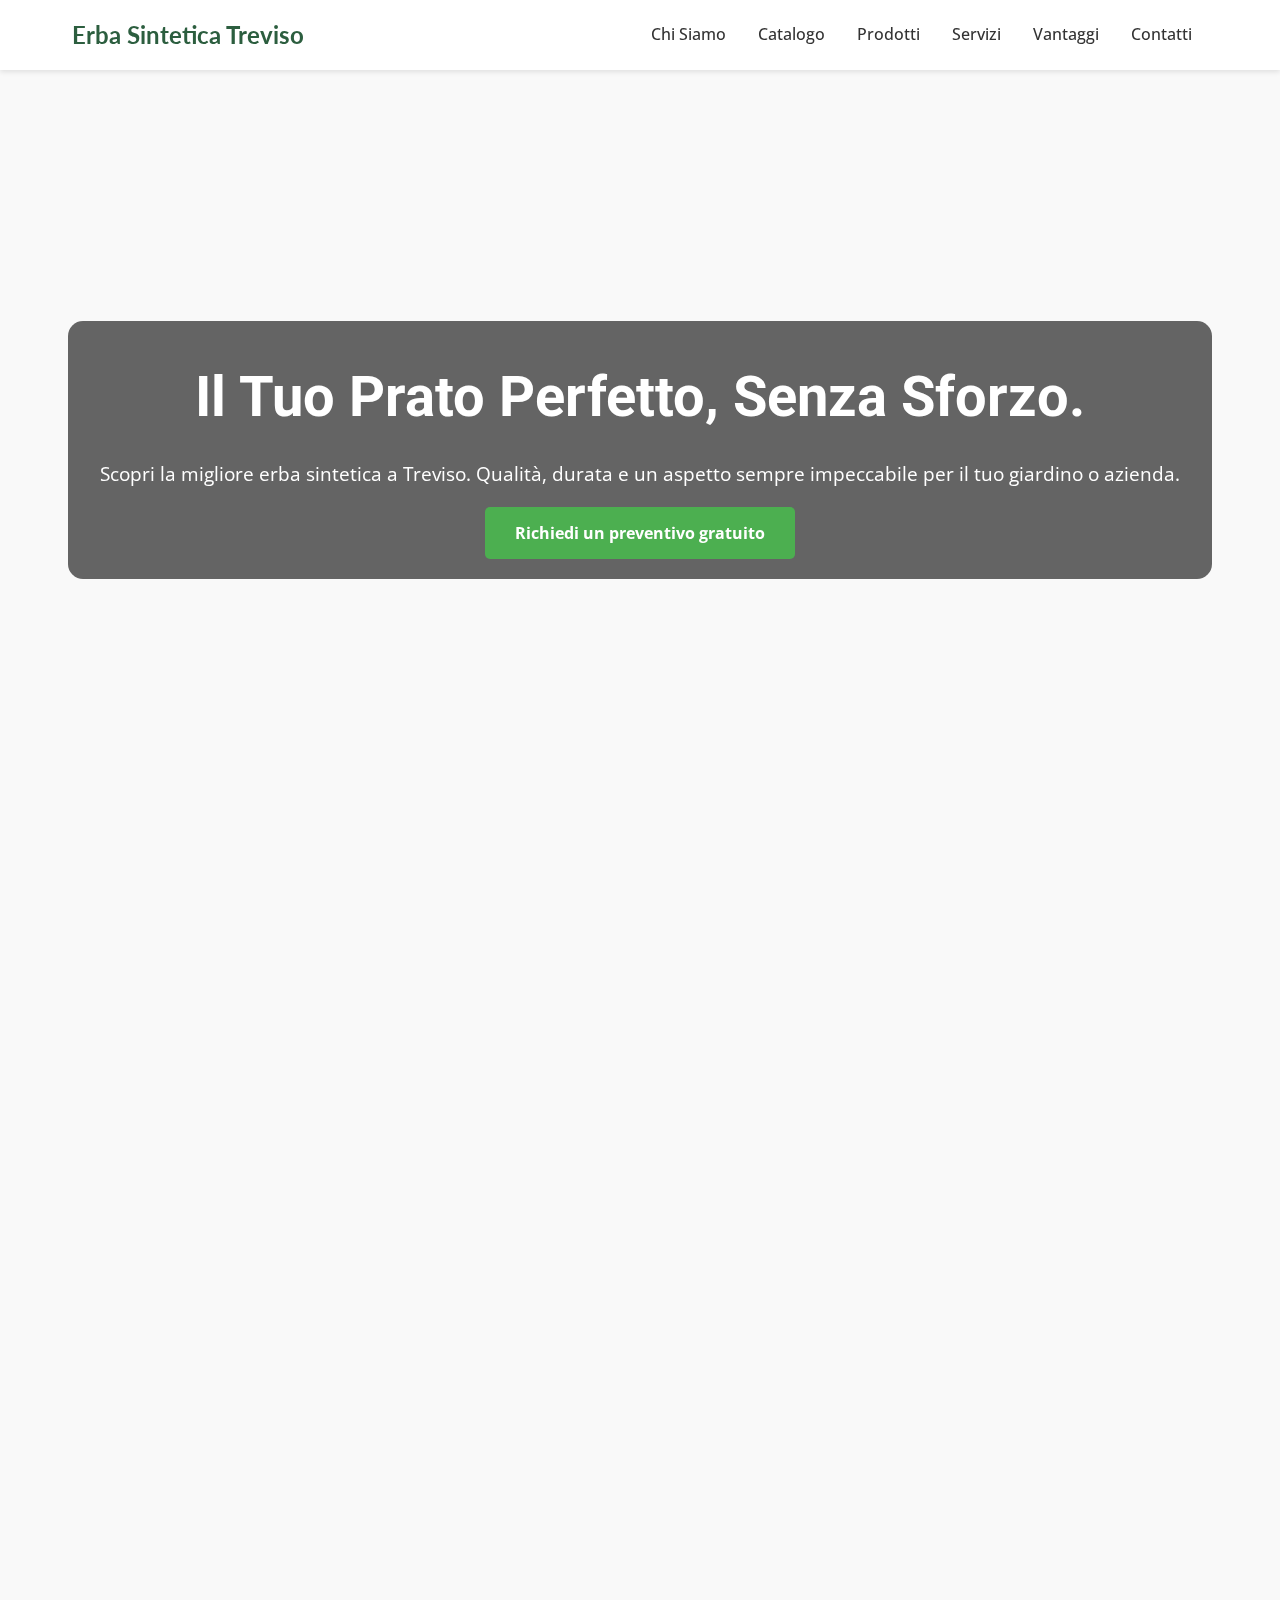
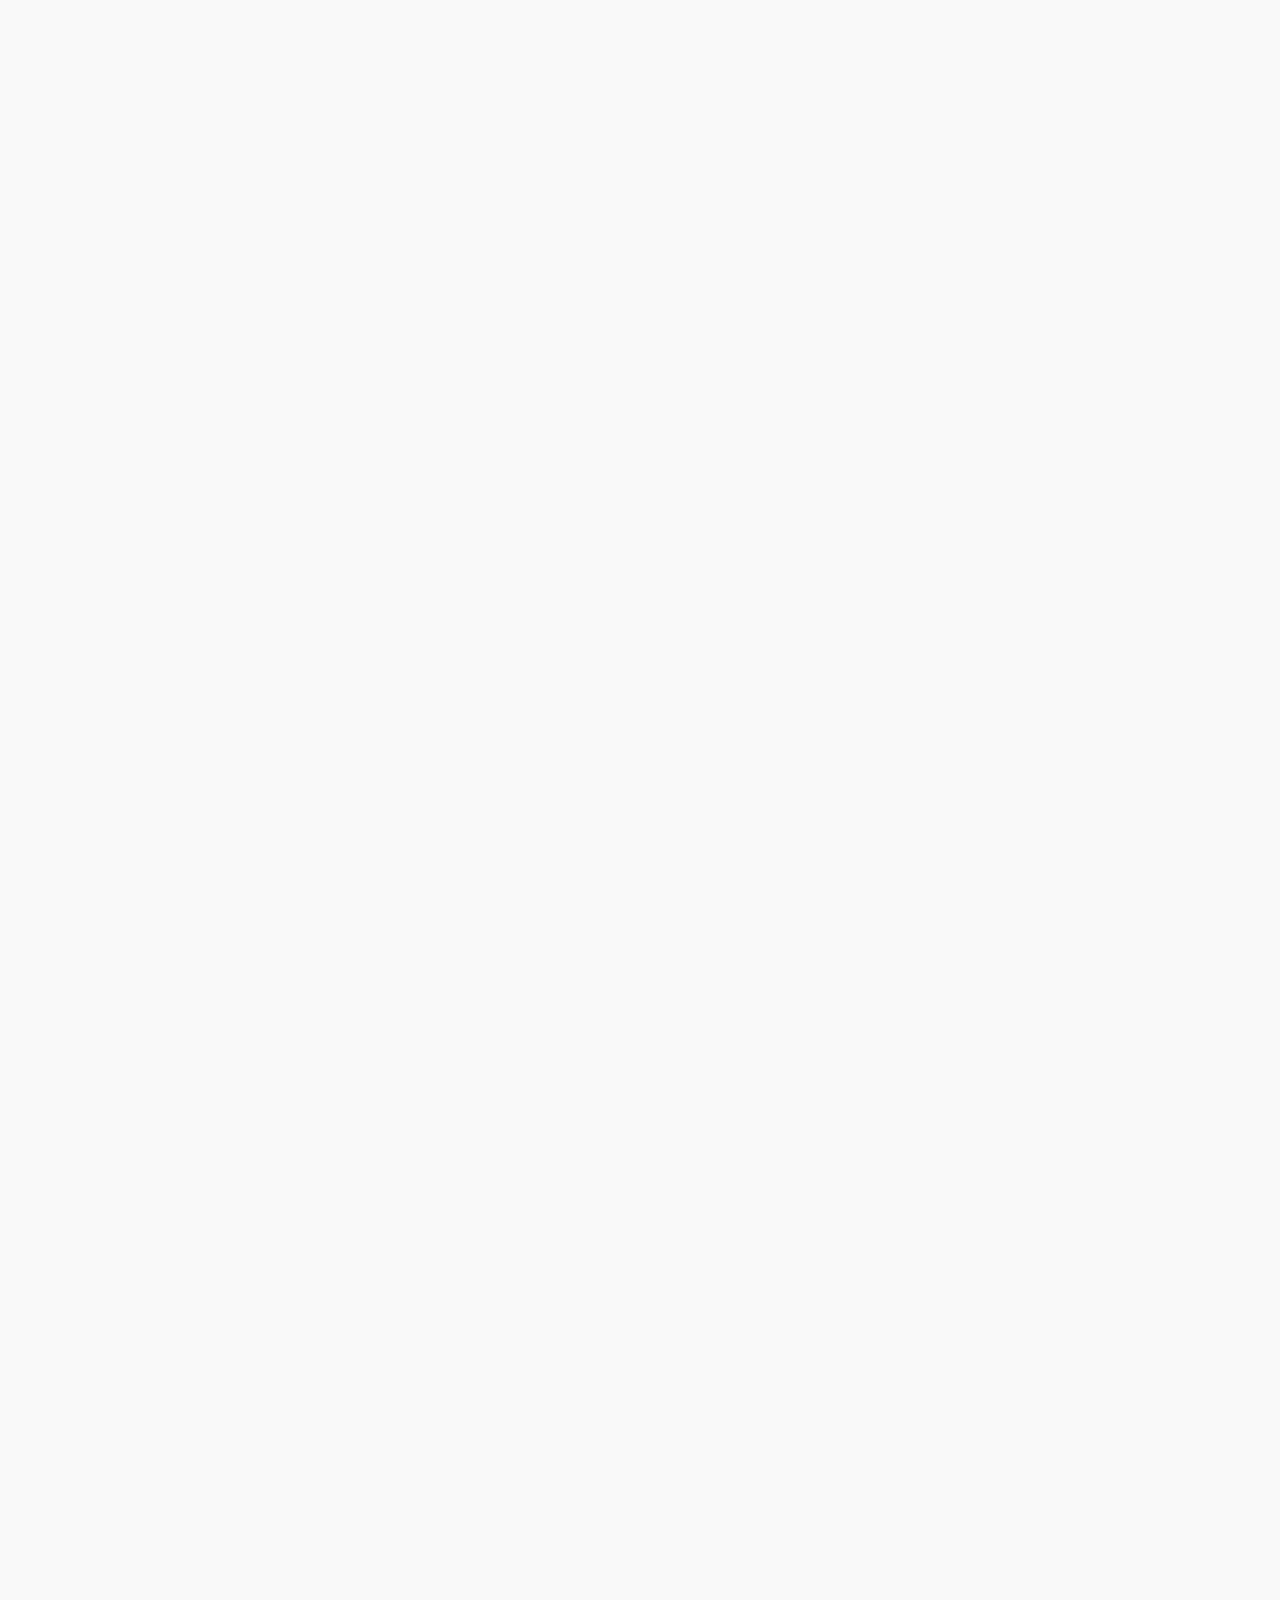
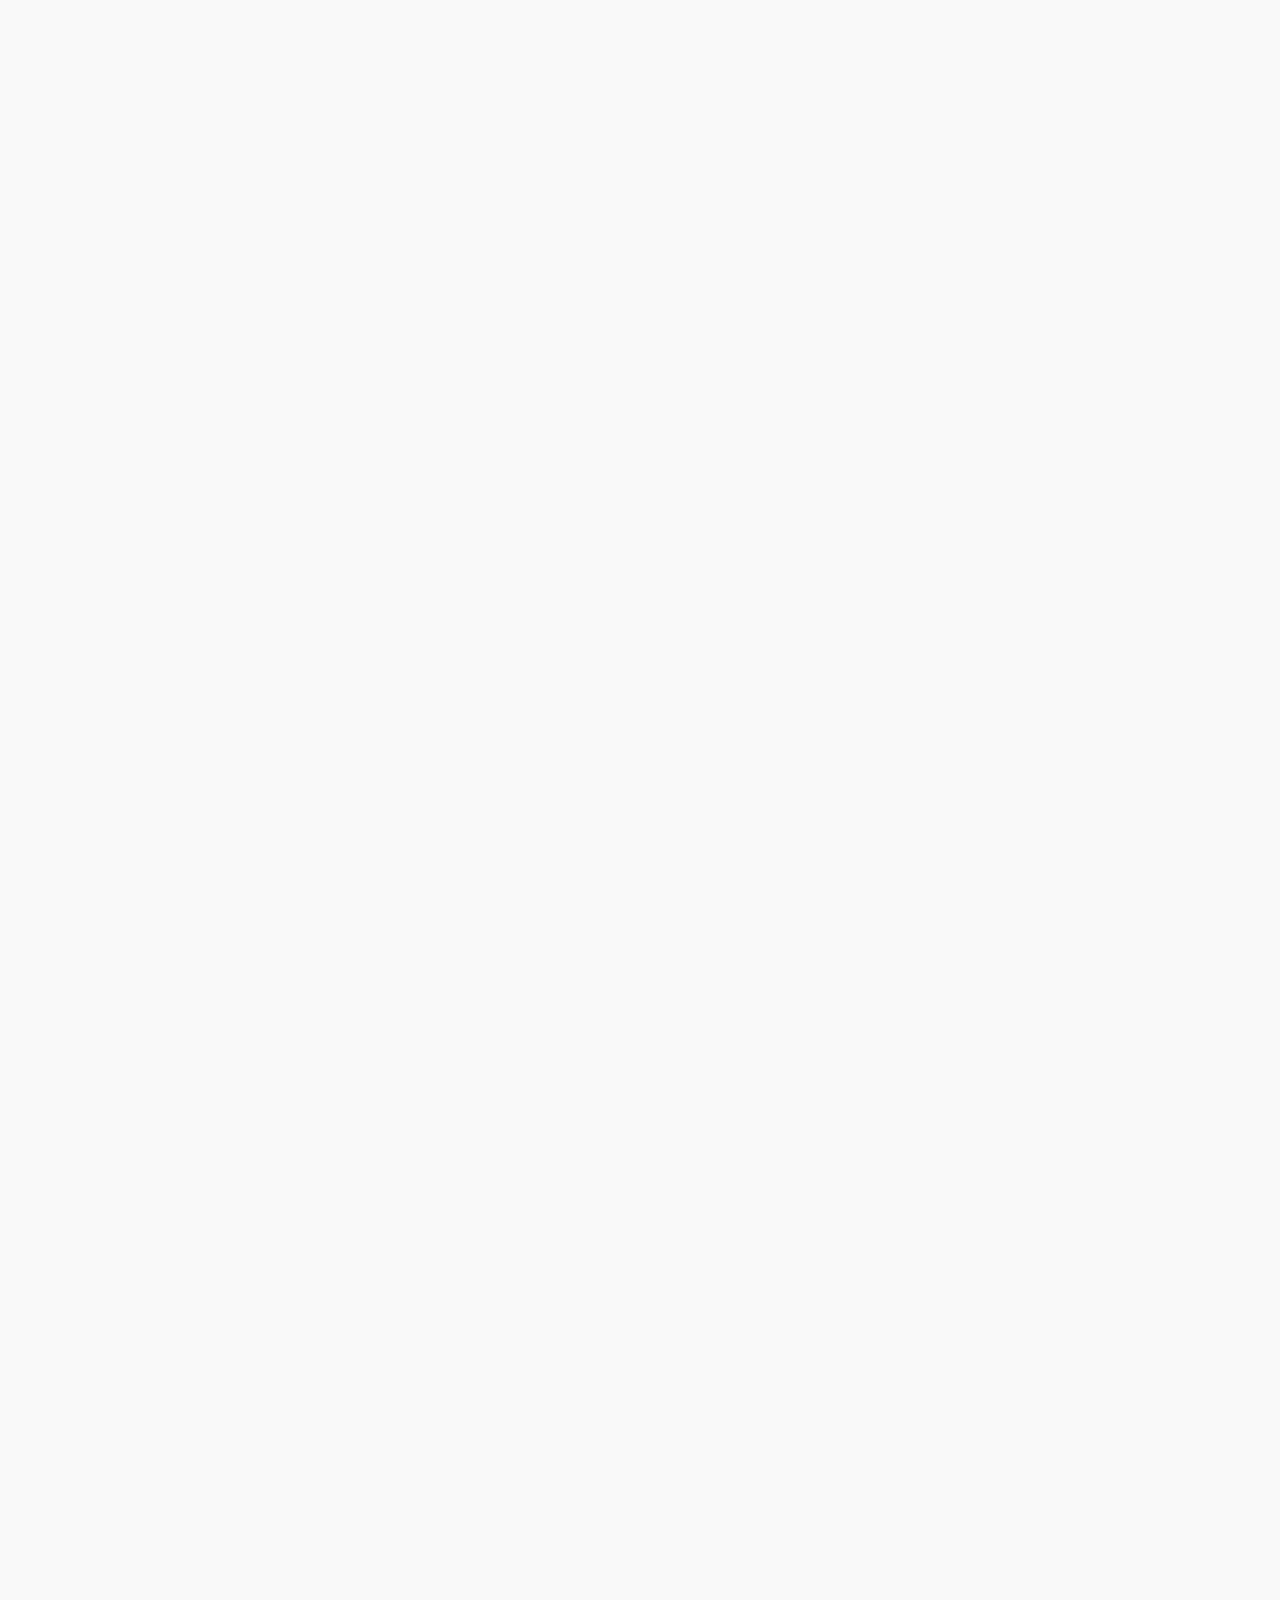
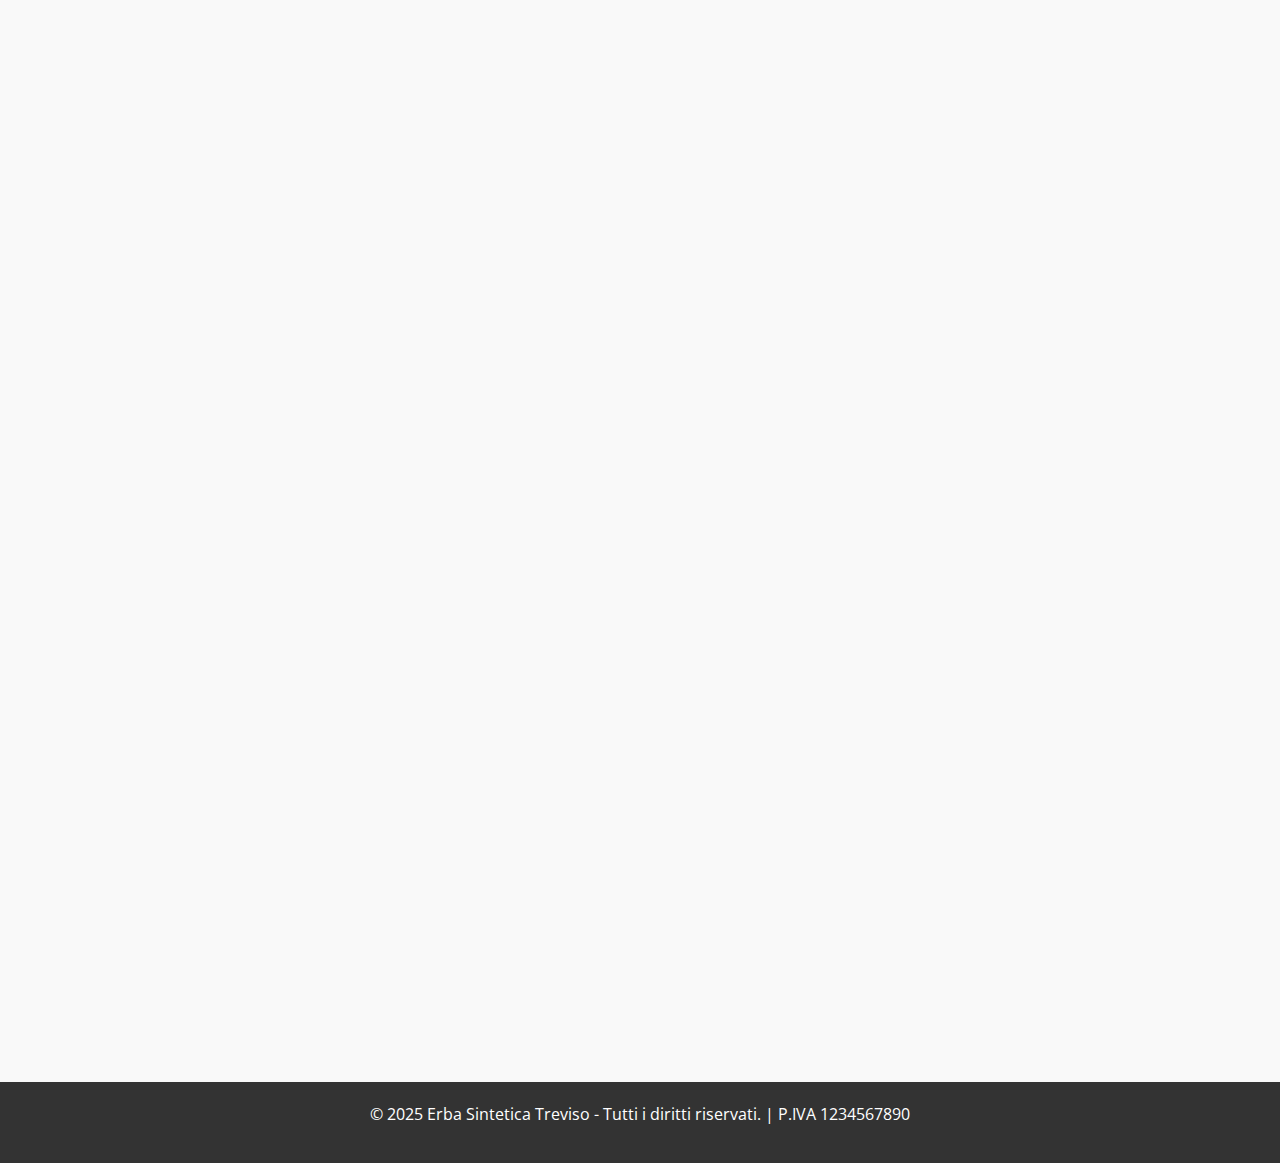
<file: index.html>
<!DOCTYPE html>
<html lang="it">
<head>
    <meta charset="UTF-8">
    <meta name="viewport" content="width=device-width, initial-scale=1.0">

    <!-- Meta Tags SEO Ottimizzati -->
    <title>Erba Sintetica Treviso | Vendita, Posa e Installazione Professionale</title>
    <meta name="description" content="Erba sintetica premium a Treviso e Veneto. Consulenza gratuita, posa professionale, garanzia 10 anni. 6 modelli da 25mm a 50mm. Preventivo immediato ☎️ 327 410 5610">
    <meta name="keywords" content="erba sintetica treviso, prato sintetico treviso, installazione erba sintetica treviso, posa prato sintetico treviso, erba artificiale treviso, vendita erba sintetica veneto, prato finto treviso, erba sintetica prezzi treviso">
    <meta name="author" content="Erba Sintetica Treviso">
    <meta name="robots" content="index, follow, max-image-preview:large, max-snippet:-1, max-video-preview:-1">
    <meta name="geo.region" content="IT-TV">
    <meta name="geo.placename" content="Treviso">
    <meta name="geo.position" content="45.6668;12.2430">
    <link rel="canonical" href="https://erbasintetica.netlify.app/">

    <!-- Open Graph / Facebook -->
    <meta property="og:type" content="website">
    <meta property="og:url" content="https://erbasintetica.netlify.app/">
    <meta property="og:title" content="Erba Sintetica Treviso | Vendita, Posa e Installazione Professionale">
    <meta property="og:description" content="Erba sintetica premium a Treviso. Consulenza gratuita, posa professionale, garanzia 10 anni. 6 modelli disponibili. Preventivo immediato!">
    <meta property="og:image" content="https://erbasintetica.netlify.app/images/hero/erba_sintetica_azienda1.webp">
    <meta property="og:locale" content="it_IT">
    <meta property="og:site_name" content="Erba Sintetica Treviso">

    <!-- Twitter Card -->
    <meta name="twitter:card" content="summary_large_image">
    <meta name="twitter:url" content="https://erbasintetica.netlify.app/">
    <meta name="twitter:title" content="Erba Sintetica Treviso | Vendita e Installazione">
    <meta name="twitter:description" content="Erba sintetica premium a Treviso. Consulenza gratuita, posa professionale, garanzia 10 anni. Preventivo immediato!">
    <meta name="twitter:image" content="https://erbasintetica.netlify.app/images/hero/erba_sintetica_azienda1.webp">

    <!-- Preconnect per Performance -->
    <link rel="preconnect" href="https://cdnjs.cloudflare.com" crossorigin>
    <link rel="dns-prefetch" href="https://cdnjs.cloudflare.com">

    <link rel="stylesheet" href="style/style.css">
    <link rel="stylesheet" href="https://cdnjs.cloudflare.com/ajax/libs/font-awesome/6.4.2/css/all.min.css">
    <!-- Schema.org LocalBusiness + GardenStore -->
    <script type="application/ld+json">
    {
      "@context": "https://schema.org",
      "@type": ["LocalBusiness", "GardenStore"],
      "name": "Erba Sintetica Treviso",
      "description": "Vendita, posa e installazione di erba sintetica premium a Treviso e provincia. Consulenza gratuita e garanzia 10 anni.",
      "image": [
        "https://erbasintetica.netlify.app/images/hero/erba_sintetica_azienda1.webp",
        "https://erbasintetica.netlify.app/images/hero/erba_sintetica_giardini1.webp",
        "https://erbasintetica.netlify.app/images/hero/erba_sintetica_terrazzi1.webp"
      ],
      "logo": "https://erbasintetica.netlify.app/images/hero/erba_sintetica_azienda1.webp",
      "@id": "https://erbasintetica.netlify.app/",
      "url": "https://erbasintetica.netlify.app/",
      "telephone": "+393274105610",
      "email": "info@erbasinteticatreviso.it",
      "priceRange": "€€",
      "address": {
        "@type": "PostalAddress",
        "streetAddress": "Treviso",
        "addressLocality": "Treviso",
        "addressRegion": "TV",
        "postalCode": "31100",
        "addressCountry": "IT"
      },
      "geo": {
        "@type": "GeoCoordinates",
        "latitude": "45.6668",
        "longitude": "12.2430"
      },
      "areaServed": [
        {
          "@type": "City",
          "name": "Treviso"
        },
        {
          "@type": "City",
          "name": "Mogliano Veneto"
        },
        {
          "@type": "City",
          "name": "Paese"
        },
        {
          "@type": "City",
          "name": "Villorba"
        },
        {
          "@type": "City",
          "name": "Castelfranco Veneto"
        }
      ],
      "openingHoursSpecification": [
        {
          "@type": "OpeningHoursSpecification",
          "dayOfWeek": [
            "Monday",
            "Tuesday",
            "Wednesday",
            "Thursday",
            "Friday"
          ],
          "opens": "09:00",
          "closes": "18:00"
        },
        {
          "@type": "OpeningHoursSpecification",
          "dayOfWeek": "Saturday",
          "opens": "09:00",
          "closes": "13:00"
        }
      ],
      "sameAs": [
        "https://www.facebook.com/erbasinteticatreviso",
        "https://www.instagram.com/erbasinteticatreviso"
      ],
      "hasOfferCatalog": {
        "@type": "OfferCatalog",
        "name": "Catalogo Erba Sintetica",
        "itemListElement": [
          {
            "@type": "Offer",
            "price": "40.00",
            "priceCurrency": "EUR",
            "priceSpecification": {
              "@type": "UnitPriceSpecification",
              "price": "40.00",
              "priceCurrency": "EUR",
              "referenceQuantity": {
                "@type": "QuantitativeValue",
                "value": "1",
                "unitCode": "MTK"
              }
            },
            "availability": "https://schema.org/InStock",
            "itemOffered": {
              "@type": "Product",
              "name": "Prato Sintetico Comfort 25mm",
              "description": "Erba sintetica economica ideale per balconi e terrazzi",
              "image": "https://erbasintetica.netlify.app/images/prodotti/erba_economy_25mm.jpg",
              "brand": {
                "@type": "Brand",
                "name": "Erba Sintetica Treviso"
              },
              "offers": {
                "@type": "Offer",
                "price": "40.00",
                "priceCurrency": "EUR",
                "availability": "https://schema.org/InStock",
                "priceValidUntil": "2025-12-31",
                "url": "https://erbasintetica.netlify.app/#catalogo",
                "shippingDetails": {
                  "@type": "OfferShippingDetails",
                  "shippingRate": {
                    "@type": "MonetaryAmount",
                    "value": "0",
                    "currency": "EUR"
                  },
                  "shippingDestination": {
                    "@type": "DefinedRegion",
                    "addressCountry": "IT"
                  },
                  "deliveryTime": {
                    "@type": "ShippingDeliveryTime",
                    "businessDays": {
                      "@type": "OpeningHoursSpecification",
                      "dayOfWeek": ["Monday", "Tuesday", "Wednesday", "Thursday", "Friday"]
                    }
                  }
                },
                "hasMerchantReturnPolicy": {
                  "@type": "MerchantReturnPolicy",
                  "applicableCountry": "IT",
                  "returnPolicyCategory": "https://schema.org/MerchantReturnNotPermitted",
                  "merchantReturnDays": 0
                }
              },
              "aggregateRating": {
                "@type": "AggregateRating",
                "ratingValue": "4.8",
                "reviewCount": "127"
              }
            }
          },
          {
            "@type": "Offer",
            "price": "47.00",
            "priceCurrency": "EUR",
            "priceSpecification": {
              "@type": "UnitPriceSpecification",
              "price": "47.00",
              "priceCurrency": "EUR",
              "referenceQuantity": {
                "@type": "QuantitativeValue",
                "value": "1",
                "unitCode": "MTK"
              }
            },
            "availability": "https://schema.org/InStock",
            "itemOffered": {
              "@type": "Product",
              "name": "Prato Sintetico Premium 35mm",
              "description": "Erba sintetica di alta qualità per giardini residenziali",
              "image": "https://erbasintetica.netlify.app/images/prodotti/erba_premium_45mm.jpg",
              "brand": {
                "@type": "Brand",
                "name": "Erba Sintetica Treviso"
              },
              "offers": {
                "@type": "Offer",
                "price": "47.00",
                "priceCurrency": "EUR",
                "availability": "https://schema.org/InStock",
                "priceValidUntil": "2025-12-31",
                "url": "https://erbasintetica.netlify.app/#catalogo",
                "shippingDetails": {
                  "@type": "OfferShippingDetails",
                  "shippingRate": {
                    "@type": "MonetaryAmount",
                    "value": "0",
                    "currency": "EUR"
                  },
                  "shippingDestination": {
                    "@type": "DefinedRegion",
                    "addressCountry": "IT"
                  },
                  "deliveryTime": {
                    "@type": "ShippingDeliveryTime",
                    "businessDays": {
                      "@type": "OpeningHoursSpecification",
                      "dayOfWeek": ["Monday", "Tuesday", "Wednesday", "Thursday", "Friday"]
                    }
                  }
                },
                "hasMerchantReturnPolicy": {
                  "@type": "MerchantReturnPolicy",
                  "applicableCountry": "IT",
                  "returnPolicyCategory": "https://schema.org/MerchantReturnNotPermitted",
                  "merchantReturnDays": 0
                }
              },
              "aggregateRating": {
                "@type": "AggregateRating",
                "ratingValue": "4.9",
                "reviewCount": "94"
              }
            }
          },
          {
            "@type": "Offer",
            "price": "53.00",
            "priceCurrency": "EUR",
            "priceSpecification": {
              "@type": "UnitPriceSpecification",
              "price": "53.00",
              "priceCurrency": "EUR",
              "referenceQuantity": {
                "@type": "QuantitativeValue",
                "value": "1",
                "unitCode": "MTK"
              }
            },
            "availability": "https://schema.org/InStock",
            "itemOffered": {
              "@type": "Product",
              "name": "Prato Sintetico Luxury 50mm",
              "description": "Erba sintetica premium ultra realistica per ville di lusso",
              "image": "https://erbasintetica.netlify.app/images/prodotti/erba_lusso_50mm.jpg",
              "brand": {
                "@type": "Brand",
                "name": "Erba Sintetica Treviso"
              },
              "offers": {
                "@type": "Offer",
                "price": "53.00",
                "priceCurrency": "EUR",
                "availability": "https://schema.org/InStock",
                "priceValidUntil": "2025-12-31",
                "url": "https://erbasintetica.netlify.app/#catalogo",
                "shippingDetails": {
                  "@type": "OfferShippingDetails",
                  "shippingRate": {
                    "@type": "MonetaryAmount",
                    "value": "0",
                    "currency": "EUR"
                  },
                  "shippingDestination": {
                    "@type": "DefinedRegion",
                    "addressCountry": "IT"
                  },
                  "deliveryTime": {
                    "@type": "ShippingDeliveryTime",
                    "businessDays": {
                      "@type": "OpeningHoursSpecification",
                      "dayOfWeek": ["Monday", "Tuesday", "Wednesday", "Thursday", "Friday"]
                    }
                  }
                },
                "hasMerchantReturnPolicy": {
                  "@type": "MerchantReturnPolicy",
                  "applicableCountry": "IT",
                  "returnPolicyCategory": "https://schema.org/MerchantReturnNotPermitted",
                  "merchantReturnDays": 0
                }
              },
              "aggregateRating": {
                "@type": "AggregateRating",
                "ratingValue": "5.0",
                "reviewCount": "68"
              }
            }
          }
        ]
      }
    }
    </script>
</head>
<body>

    <header>
        <nav>
            <div class="logo">
                <a href="#">Erba Sintetica Treviso</a>
            </div>
            <ul class="nav-links">
                <li><a href="#chi-siamo">Chi Siamo</a></li>
                <li><a href="#catalogo-prodotti">Catalogo</a></li>
                <li><a href="#prodotti">Prodotti</a></li>
                <li><a href="#servizi">Servizi</a></li>
                <li><a href="#vantaggi">Vantaggi</a></li>
          
                <li><a href="#contatti">Contatti</a></li>
            </ul>
            <div class="burger">
                <div class="line1"></div>
                <div class="line2"></div>
                <div class="line3"></div>
            </div>
        </nav>
    </header>

    <main>
        <section id="hero">
            <div class="hero-carousel">
                <img src="images/hero/erba_sintetica_golf.jpg" alt="Erba sintetica per aziende">
                <img src="images/hero/erba_sintetica_calcio.webp" alt="Erba sintetica per campo da calcio">
                <img src="images/hero/erba_sintetica_azienda3.jpg" alt="Erba sintetica per hotel">
            </div>
            <div class="hero-content">
                <h1>Il Tuo Prato Perfetto, Senza Sforzo.</h1>
                <p>Scopri la migliore erba sintetica a Treviso. Qualità, durata e un aspetto sempre impeccabile per il tuo giardino o azienda.</p>
                <a href="#contatti" class="cta-button">Richiedi un preventivo gratuito</a>
            </div>
        </section>

        <section id="chi-siamo" class="fade-in">
            <div class="container">
                <h2>Leader nel Settore</h2>
                <p>Siamo leader nella fornitura e installazione di <strong>erba sintetica a Treviso</strong> e in tutto il Veneto. La nostra passione per il verde e l'innovazione ci guida nella selezione dei migliori prodotti di <strong>prato sintetico</strong> sul mercato, per offrirti soluzioni estetiche, funzionali e durature. Il nostro team di esperti è a tua disposizione per consigliarti e seguirti in ogni fase del progetto, dalla scelta del prato alla <strong>posa in opera del tuo nuovo giardino sintetico a Treviso</strong>.</p>
            </div>
        </section>

        <section id="catalogo-prodotti" class="fade-in">
            <div class="container">
                <h2>I Nostri Modelli di Erba Sintetica Premium</h2>
                <p class="section-subtitle">Scopri la nostra selezione di erba sintetica di alta qualità. Ogni modello è stato scelto per garantire massima durabilità, estetica naturale e comfort.</p>

                <div class="catalogo-grid">
                    <!-- Prodotto 1: DMX8290 - Premium 45mm -->
                    <div class="catalogo-card">
                        <div class="catalogo-image">
                            <img src="images/prodotti/erba_premium_45mm.jpg" alt="Erba sintetica premium 45mm per giardini" loading="lazy" width="400" height="300">
                            <div class="catalogo-badge">Premium</div>
                        </div>
                        <div class="catalogo-content">
                            <h3>Modello Premium 45mm</h3>
                            <p class="catalogo-description">Il top di gamma per giardini residenziali. Morbida, lussuosa e incredibilmente realistica.</p>
                            <div class="catalogo-specs">
                                <div class="spec-item">
                                    <i class="fas fa-ruler-vertical"></i>
                                    <span><strong>Altezza:</strong> 45mm</span>
                                </div>
                                <div class="spec-item">
                                    <i class="fas fa-layer-group"></i>
                                    <span><strong>Densità:</strong> 16.800/mq</span>
                                </div>
                                <div class="spec-item">
                                    <i class="fas fa-weight-hanging"></i>
                                    <span><strong>Peso:</strong> 2.7 kg/mq</span>
                                </div>
                                <div class="spec-item">
                                    <i class="fas fa-leaf"></i>
                                    <span><strong>Materiale:</strong> PE + PP</span>
                                </div>
                            </div>
                            <div class="catalogo-applications">
                                <strong>Ideale per:</strong> Giardini residenziali, aree relax, bordi piscina
                            </div>
                        </div>
                    </div>

                    <!-- Prodotto 2: DM8366 - Lusso 50mm -->
                    <div class="catalogo-card">
                        <div class="catalogo-image">
                            <img src="images/prodotti/erba_lusso_50mm.jpg" alt="Erba sintetica lusso 50mm per giardini" loading="lazy" width="400" height="300">
                             <div class="catalogo-badge">Premium</div>
                        </div>
                        <div class="catalogo-content">
                            <h3>Modello Lusso 50mm</h3>
                            <p class="catalogo-description">Massimo comfort e morbidezza. Perfetta per famiglie con bambini e animali domestici.</p>
                            <div class="catalogo-specs">
                                <div class="spec-item">
                                    <i class="fas fa-ruler-vertical"></i>
                                    <span><strong>Altezza:</strong> 50mm</span>
                                </div>
                                <div class="spec-item">
                                    <i class="fas fa-layer-group"></i>
                                    <span><strong>Densità:</strong> 18.900/mq</span>
                                </div>
                                <div class="spec-item">
                                    <i class="fas fa-weight-hanging"></i>
                                    <span><strong>Peso:</strong> 3.5 kg/mq</span>
                                </div>
                                <div class="spec-item">
                                    <i class="fas fa-leaf"></i>
                                    <span><strong>Materiale:</strong> PE + PP</span>
                                </div>
                            </div>
                            <div class="catalogo-applications">
                                <strong>Ideale per:</strong> Famiglie con bambini, aree gioco, pet-friendly
                            </div>
                        </div>
                    </div>

                    <!-- Prodotto 3: DMPG170 - Economy 25mm -->
                    <div class="catalogo-card">
                        <div class="catalogo-image">
                            <img src="images/prodotti/erba_economy_25mm.jpg" alt="Erba sintetica economica 25mm per terrazzi" loading="lazy" width="400" height="300">
                            <div class="catalogo-badge economy">Economy</div>
                        </div>
                        <div class="catalogo-content">
                            <h3>Modello Economy 25mm</h3>
                            <p class="catalogo-description">Soluzione economica senza compromessi sulla qualità. Perfetta per terrazzi e balconi.</p>
                            <div class="catalogo-specs">
                                <div class="spec-item">
                                    <i class="fas fa-ruler-vertical"></i>
                                    <span><strong>Altezza:</strong> 25mm</span>
                                </div>
                                <div class="spec-item">
                                    <i class="fas fa-layer-group"></i>
                                    <span><strong>Densità:</strong> 16.800/mq</span>
                                </div>
                                <div class="spec-item">
                                    <i class="fas fa-weight-hanging"></i>
                                    <span><strong>Peso:</strong> 2.2 kg/mq</span>
                                </div>
                                <div class="spec-item">
                                    <i class="fas fa-leaf"></i>
                                    <span><strong>Materiale:</strong> PE + PP</span>
                                </div>
                            </div>
                            <div class="catalogo-applications">
                                <strong>Ideale per:</strong> Terrazzi, balconi, piccole aree verdi
                            </div>
                        </div>
                    </div>

                    <!-- Prodotto 4: DMPGCP - Standard 30mm -->
                    <div class="catalogo-card">
                        <div class="catalogo-image">
                            <img src="images/prodotti/erba_standard_30mm.jpg" alt="Erba sintetica standard 30mm per bordi piscina" loading="lazy" width="400" height="300">
                            <div class="catalogo-badge standard">Standard</div>
                        </div>
                        <div class="catalogo-content">
                            <h3>Modello Standard 30mm</h3>
                            <p class="catalogo-description">Il perfetto equilibrio tra qualità e convenienza. Versatile per ogni esigenza.</p>
                            <div class="catalogo-specs">
                                <div class="spec-item">
                                    <i class="fas fa-ruler-vertical"></i>
                                    <span><strong>Altezza:</strong> 30mm</span>
                                </div>
                                <div class="spec-item">
                                    <i class="fas fa-layer-group"></i>
                                    <span><strong>Densità:</strong> 16.800/mq</span>
                                </div>
                                <div class="spec-item">
                                    <i class="fas fa-weight-hanging"></i>
                                    <span><strong>Peso:</strong> 2.0 kg/mq</span>
                                </div>
                                <div class="spec-item">
                                    <i class="fas fa-leaf"></i>
                                    <span><strong>Materiale:</strong> PE + PP</span>
                                </div>
                            </div>
                            <div class="catalogo-applications">
                                <strong>Ideale per:</strong> Uso residenziale, aree commerciali, bordi piscina
                            </div>
                        </div>
                    </div>

                    <!-- Prodotto 5: DTPC3 - Sport Blu 15mm -->
                    <div class="catalogo-card">
                        <div class="catalogo-image">
                            <img src="images/prodotti/erba_sport_15mm.jpeg" alt="Erba sintetica sportiva blu 15mm" loading="lazy" width="400" height="300">
                            <div class="catalogo-badge sport">Sport</div>
                        </div>
                        <div class="catalogo-content">
                            <h3>Modello Sport Blu 15mm</h3>
                            <p class="catalogo-description">Progettata per impianti sportivi. Alta densità e resistenza all'usura intensiva.</p>
                            <div class="catalogo-specs">
                                <div class="spec-item">
                                    <i class="fas fa-ruler-vertical"></i>
                                    <span><strong>Altezza:</strong> 15mm</span>
                                </div>
                                <div class="spec-item">
                                    <i class="fas fa-layer-group"></i>
                                    <span><strong>Densità:</strong> 63.000/mq</span>
                                </div>
                                <div class="spec-item">
                                    <i class="fas fa-weight-hanging"></i>
                                    <span><strong>Peso:</strong> 3.0 kg/mq</span>
                                </div>
                                <div class="spec-item">
                                    <i class="fas fa-leaf"></i>
                                    <span><strong>Materiale:</strong> PE Premium</span>
                                </div>
                            </div>
                            <div class="catalogo-applications">
                                <strong>Ideale per:</strong> Campi sportivi, tennis, paddle, aree multisport
                            </div>
                        </div>
                    </div>

                    <!-- Prodotto 6: W8568 - Economy 50mm -->
                    <div class="catalogo-card">
                        <div class="catalogo-image">
                            <img src="images/prodotti/erba_professional_50mm.jpg" alt="Erba sintetica professionale 50mm per aziende" loading="lazy" width="400" height="300">
                            <div class="catalogo-badge economy">economy</div>
                        </div>
                        <div class="catalogo-content">
                            <h3>Modello Professionale 50mm</h3>
                            <p class="catalogo-description">Per grandi superfici e uso commerciale. Eccellente rapporto qualità-prezzo per progetti importanti.</p>
                            <div class="catalogo-specs">
                                <div class="spec-item">
                                    <i class="fas fa-ruler-vertical"></i>
                                    <span><strong>Altezza:</strong> 50mm</span>
                                </div>
                                <div class="spec-item">
                                    <i class="fas fa-layer-group"></i>
                                    <span><strong>Densità:</strong> 10.050/mq</span>
                                </div>
                                <div class="spec-item">
                                    <i class="fas fa-weight-hanging"></i>
                                    <span><strong>Peso:</strong> 2.2 kg/mq</span>
                                </div>
                                <div class="spec-item">
                                    <i class="fas fa-leaf"></i>
                                    <span><strong>Materiale:</strong> PE Premium</span>
                                </div>
                            </div>
                            <div class="catalogo-applications">
                                <strong>Ideale per:</strong> Aziende, hotel, grandi giardini, aree eventi
                            </div>
                        </div>
                    </div>
                </div>

                <div class="catalogo-cta">
                    <p>Non sai quale modello scegliere? Contattaci per una consulenza gratuita!</p>
                    <a href="#contatti" class="cta-button">Richiedi Consulenza</a>
                </div>
            </div>
        </section>

        <section id="prodotti-realizzazioni" class="fade-in">
            <div class="container">
                <h2>Le Nostre Realizzazioni</h2>
                <p class="section-subtitle">Scopri i nostri progetti completati e la qualità del nostro lavoro</p>

                <div class="carousel-container">
                    <!-- Carousel Wrapper -->
                    <div class="carousel-track-container">
                        <div class="carousel-track">
                            <!-- Slide 1 - Giardini -->
                            <div class="carousel-slide active">
                                <div class="carousel-content">
                                    <div class="carousel-image">
                                        <img src="images/realizzazioni/erba_sintetica_giardini.jpg" alt="Giardino con erba sintetica a Treviso" loading="lazy" width="600" height="400">
                                    </div>
                                    <div class="carousel-text">
                                        <h3>Erba Sintetica per Giardini</h3>
                                        <p>La nostra <strong>erba sintetica per giardini</strong> è morbida, realistica e resistente. Ideale per giardini privati, aree giochi e bordi piscina. Goditi un prato sempre verde senza il bisogno di irrigare, tagliare o concimare.</p>
                                        <div class="carousel-features">
                                            <span><i class="fas fa-check-circle"></i> Sempre verde</span>
                                            <span><i class="fas fa-check-circle"></i> Zero manutenzione</span>
                                            <span><i class="fas fa-check-circle"></i> Pet-friendly</span>
                                        </div>
                                    </div>
                                </div>
                            </div>

                            <!-- Slide 2 - Terrazzi -->
                            <div class="carousel-slide">
                                <div class="carousel-content">
                                    <div class="carousel-image">
                                        <img src="images/realizzazioni/erba_sintetica_terrazzi.webp" alt="Terrazzo con erba sintetica a Treviso" loading="lazy" width="600" height="400">
                                    </div>
                                    <div class="carousel-text">
                                        <h3>Erba Sintetica per Terrazzi</h3>
                                        <p>Trasforma il tuo terrazzo o balcone in un'accogliente area verde con la nostra <strong>erba sintetica per terrazzi a Treviso</strong>. I nostri manti a pelo corto sono facili da pulire e perfetti per dare un tocco di natura ai tuoi spazi esterni.</p>
                                        <div class="carousel-features">
                                            <span><i class="fas fa-check-circle"></i> Facile installazione</span>
                                            <span><i class="fas fa-check-circle"></i> Drenaggio ottimale</span>
                                            <span><i class="fas fa-check-circle"></i> Resistente UV</span>
                                        </div>
                                    </div>
                                </div>
                            </div>

                            <!-- Slide 3 - Aziende -->
                            <div class="carousel-slide">
                                <div class="carousel-content">
                                    <div class="carousel-image">
                                        <img src="images/realizzazioni/erba_sintetica_azienda.jpg" alt="Azienda con erba sintetica a Treviso" loading="lazy" width="600" height="400">
                                    </div>
                                    <div class="carousel-text">
                                        <h3>Erba Sintetica per Aziende</h3>
                                        <p>Valorizza l'immagine della tua azienda con un'area verde sempre curata. La nostra <strong>erba sintetica per aziende a Treviso</strong> è ideale per showroom, eventi, ristoranti e hotel. Un biglietto da visita impeccabile a bassa manutenzione.</p>
                                        <div class="carousel-features">
                                            <span><i class="fas fa-check-circle"></i> Immagine professionale</span>
                                            <span><i class="fas fa-check-circle"></i> Alta resistenza</span>
                                            <span><i class="fas fa-check-circle"></i> Costi ridotti</span>
                                        </div>
                                    </div>
                                </div>
                            </div>

                            <!-- Slide 4 - Piscina -->
                            <div class="carousel-slide">
                                <div class="carousel-content">
                                    <div class="carousel-image">
                                        <img src="images/realizzazioni/erba_sintetica_piscina.jpg" alt="Bordo piscina in erba sintetica" loading="lazy" width="600" height="400">
                                    </div>
                                    <div class="carousel-text">
                                        <h3>Bordi Piscina</h3>
                                        <p>Crea un'area relax perfetta intorno alla tua piscina. La nostra erba sintetica è <strong>resistente al cloro</strong>, non scivola e rimane fresca anche sotto il sole. Ideale per camminare a piedi nudi.</p>
                                        <div class="carousel-features">
                                            <span><i class="fas fa-check-circle"></i> Anti-scivolo</span>
                                            <span><i class="fas fa-check-circle"></i> Resistente al cloro</span>
                                            <span><i class="fas fa-check-circle"></i> Drena velocemente</span>
                                        </div>
                                    </div>
                                </div>
                            </div>

                            <!-- Slide 5 - Area Giochi -->
                            <div class="carousel-slide">
                                <div class="carousel-content">
                                    <div class="carousel-image">
                                        <img src="images/realizzazioni/erba_sintetica_area_giochi_colorata.jpg" alt="Area giochi per bambini" loading="lazy" width="600" height="400">
                                    </div>
                                    <div class="carousel-text">
                                        <h3>Aree Gioco Bambini</h3>
                                        <p>Sicurezza e divertimento per i tuoi bambini. La nostra erba sintetica <strong>ammortizza le cadute</strong> ed è certificata per aree gioco. Morbida, igienica e sempre pulita.</p>
                                        <div class="carousel-features">
                                            <span><i class="fas fa-check-circle"></i> Sicura per bambini</span>
                                            <span><i class="fas fa-check-circle"></i> Ammortizzante</span>
                                            <span><i class="fas fa-check-circle"></i> Certificata</span>
                                        </div>
                                    </div>
                                </div>
                            </div>

                            <!-- Slide 6 - Campi Sportivi -->
                            <div class="carousel-slide">
                                <div class="carousel-content">
                                    <div class="carousel-image">
                                        <img src="images/realizzazioni/campo_da_tennis.jpg" alt="Campo sportivo in erba sintetica" loading="lazy" width="600" height="400">
                                    </div>
                                    <div class="carousel-text">
                                        <h3>Campi Sportivi</h3>
                                        <p>Erba sintetica professionale per <strong>campi da calcio, tennis, paddle</strong> e altri sport. Alta densità, resistenza all'usura e performance professionali.</p>
                                        <div class="carousel-features">
                                            <span><i class="fas fa-check-circle"></i> Prestazioni pro</span>
                                            <span><i class="fas fa-check-circle"></i> Ultra resistente</span>
                                            <span><i class="fas fa-check-circle"></i> Omologata</span>
                                        </div>
                                    </div>
                                </div>
                            </div>
                        </div>
                    </div>

                    <!-- Navigation Controls -->
                    <button class="carousel-btn carousel-btn-prev" aria-label="Precedente">
                        <i class="fas fa-chevron-left"></i>
                    </button>
                    <button class="carousel-btn carousel-btn-next" aria-label="Successivo">
                        <i class="fas fa-chevron-right"></i>
                    </button>

                    <!-- Indicators -->
                    <div class="carousel-indicators">
                        <button class="indicator active" data-slide="0"></button>
                        <button class="indicator" data-slide="1"></button>
                        <button class="indicator" data-slide="2"></button>
                        <button class="indicator" data-slide="3"></button>
                        <button class="indicator" data-slide="4"></button>
                        <button class="indicator" data-slide="5"></button>
                    </div>
                </div>
            </div>
        </section>

        <section id="servizi" class="fade-in">
            <div class="container">
                <h2>I Nostri Servizi</h2>
                <ul>
                    <li><i class="fas fa-check"></i> Sopralluogo e preventivo gratuito e senza impegno per la tua <strong> erba sintetica a Treviso</strong>.</li>
                    <li><i class="fas fa-check"></i> Consulenza personalizzata per la scelta del prodotto più adatto alle tue esigenze.</li>
                    <li><i class="fas fa-check"></i> Preparazione del terreno e smaltimento del vecchio prato.</li>
                    <li><i class="fas fa-check"></i> <strong>Posa in opera professionale</strong> a regola d'arte del tuo <strong>prato sintetico a Treviso</strong>.</li>
                    <li><i class="fas fa-check"></i> Assistenza post-vendita e garanzia sui prodotti.</li>
                    <li><i class="fas fa-check"></i> Progettazione del tuo prato </li>
                </ul>
            </div>
        </section>

        <section id="vantaggi" class="fade-in">
            <div class="container">
                <h2>Perché Scegliere l'Erba Sintetica?</h2>
                <div class="vantaggi-grid">
                    <div class="vantaggio">
                        <i class="fas fa-leaf"></i>
                        <h3>Sempre Verde</h3>
                        <p>Il tuo giardino apparirà perfetto in ogni stagione, con qualsiasi condizione climatica.</p>
                    </div>
                    <div class="vantaggio">
                        <i class="fas fa-tint-slash"></i>
                        <h3>Risparmio Idrico</h3>
                        <p>Dimentica l'irrigazione. Riduci i consumi e aiuta l'ambiente.</p>
                    </div>
                    <div class="vantaggio">
                        <i class="fas fa-cut"></i>
                        <h3>Zero Manutenzione</h3>
                        <p>Niente più tagli, concimazioni o trattamenti. Goditi il tuo tempo libero.</p>
                    </div>
                    <div class="vantaggio">
                        <i class="fas fa-paw"></i>
                        <h3>Ideale per Animali</h3>
                        <p>Resistente, igienica e facile da pulire. I tuoi amici a quattro zampe la adoreranno.</p>
                    </div>
                </div>
            </div>
        </section>


        <section id="contatti" class="fade-in">
            <div class="container">
                <h2>Contattaci</h2>
                <p>Siamo a tua disposizione per un sopralluogo e un preventivo gratuito per la tua <strong>erba sintetica a Treviso</strong> e regione. Compila il form o chiamaci per trasformare il tuo spazio verde con il nostro <strong>prato sintetico</strong>.</p>
                <div class="contatti-wrapper">
                    <div class="contatti-form">
                        <form action="https://api.web3forms.com/submit" method="POST" id="contact-form">
                            <!-- Web3Forms Access Key -->
                            <input type="hidden" name="access_key" value="120ef181-e245-4536-b241-c1ccc751d471">

                            <!-- Honeypot Spam Protection -->
                            <input type="checkbox" name="botcheck" class="hidden" style="display: none;">

                            <!-- Custom Subject -->
                            <input type="hidden" name="subject" value="Nuova Richiesta dal Sito Erba Sintetica">

                            <!-- Redirect after submission (opzionale) -->
                            <input type="hidden" name="redirect" value="false">

                            <input type="text" name="name" placeholder="Il tuo nome" required>
                            <input type="email" name="email" placeholder="La tua email" required>
                            <input type="tel" name="phone" placeholder="Il tuo telefono (opzionale)">
                            <textarea name="message" placeholder="Il tuo messaggio" required></textarea>
                            <button type="submit" class="cta-button">Invia Richiesta</button>
                        </form>
                    </div>
                    <div class="contatti-info">
                        <h3>Erba Sintetica Treviso</h3>
                        <p><i class="fas fa-map-marker-alt"></i> 31100 Treviso (TV)</p>
                        <p><i class="fas fa-phone"></i> <a href="tel:+390422123456">+39 3274105610</a></p>
                        <p><i class="fas fa-envelope"></i> <a href="mailto:info@erbasinteticatreviso.it">info@erbasinteticatreviso.it</a></p>
                    </div>
                </div>
            </div>
        </section>
    </main>

    <footer>
        <div class="container">
            <p>&copy; 2025 Erba Sintetica Treviso - Tutti i diritti riservati. | P.IVA 1234567890</p>
        </div>
    </footer>

    <script src="js/script.js"></script>
</body>
</html>
</file>
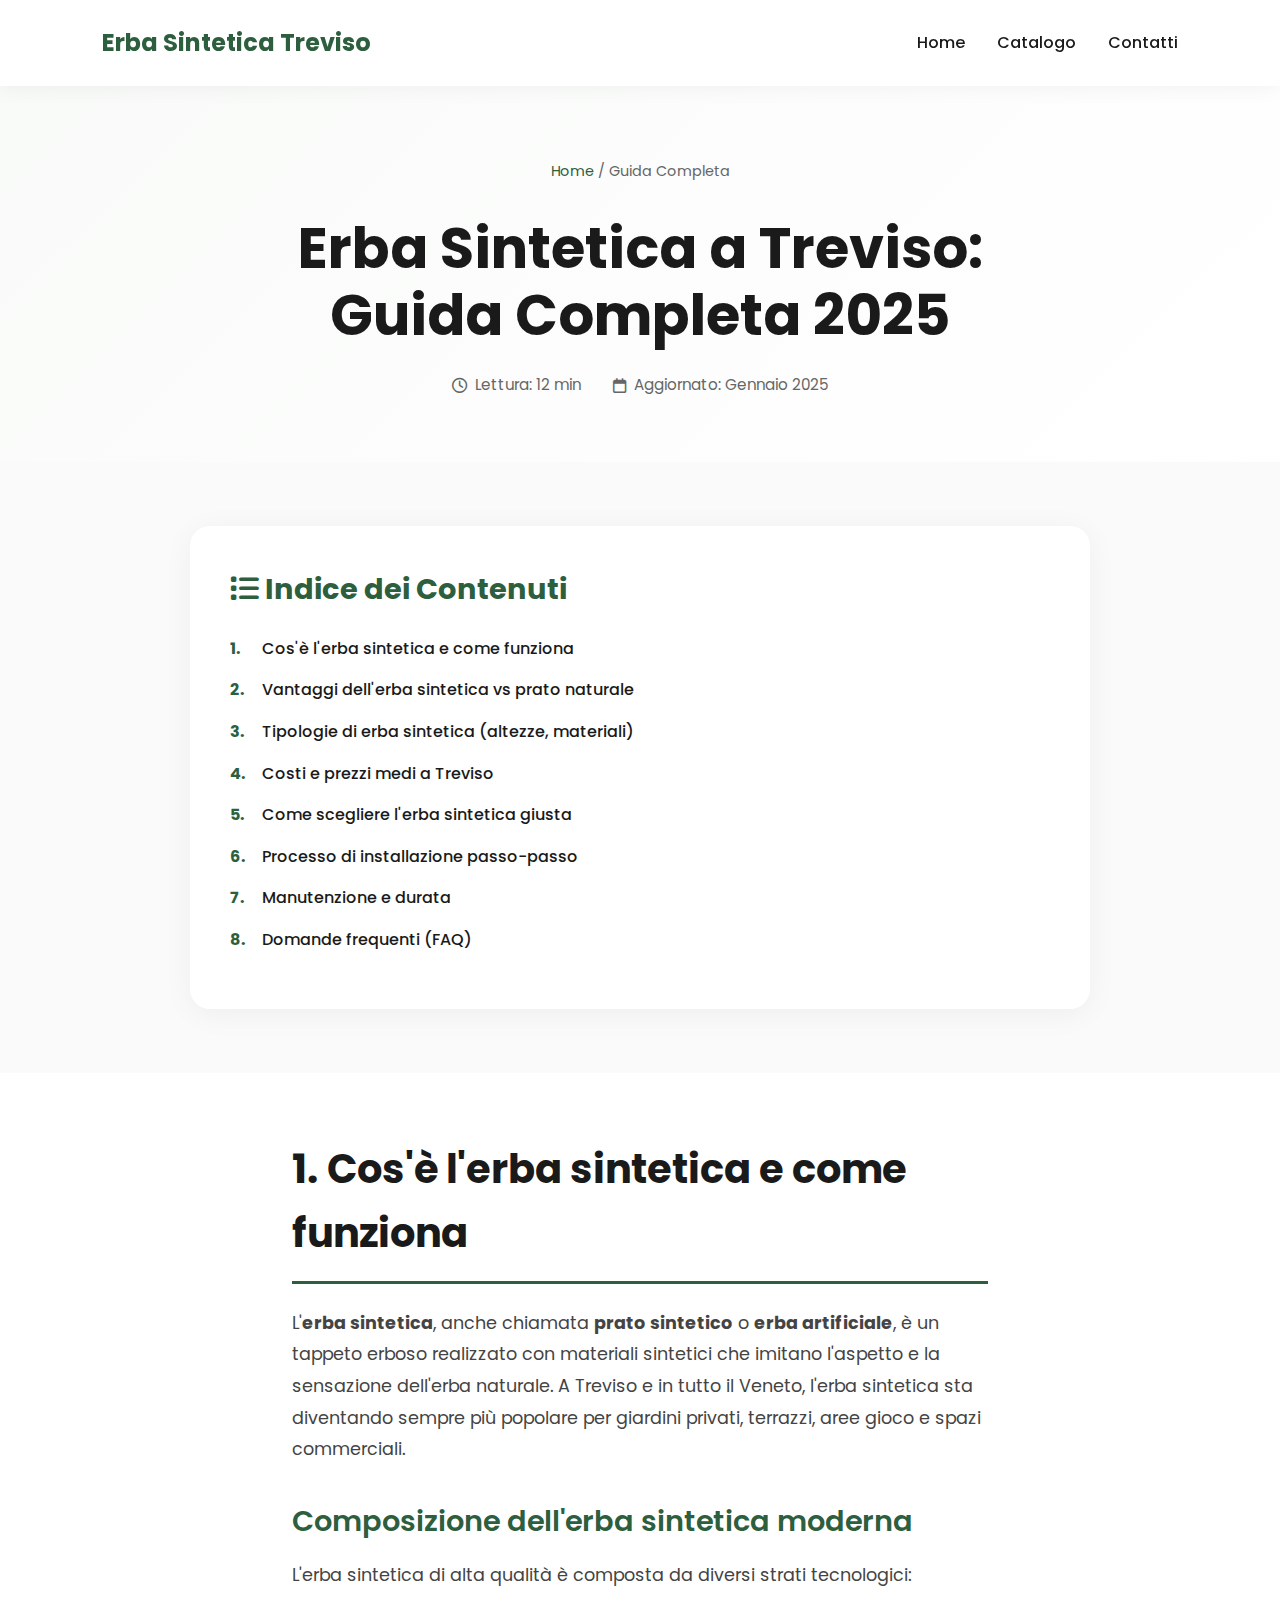
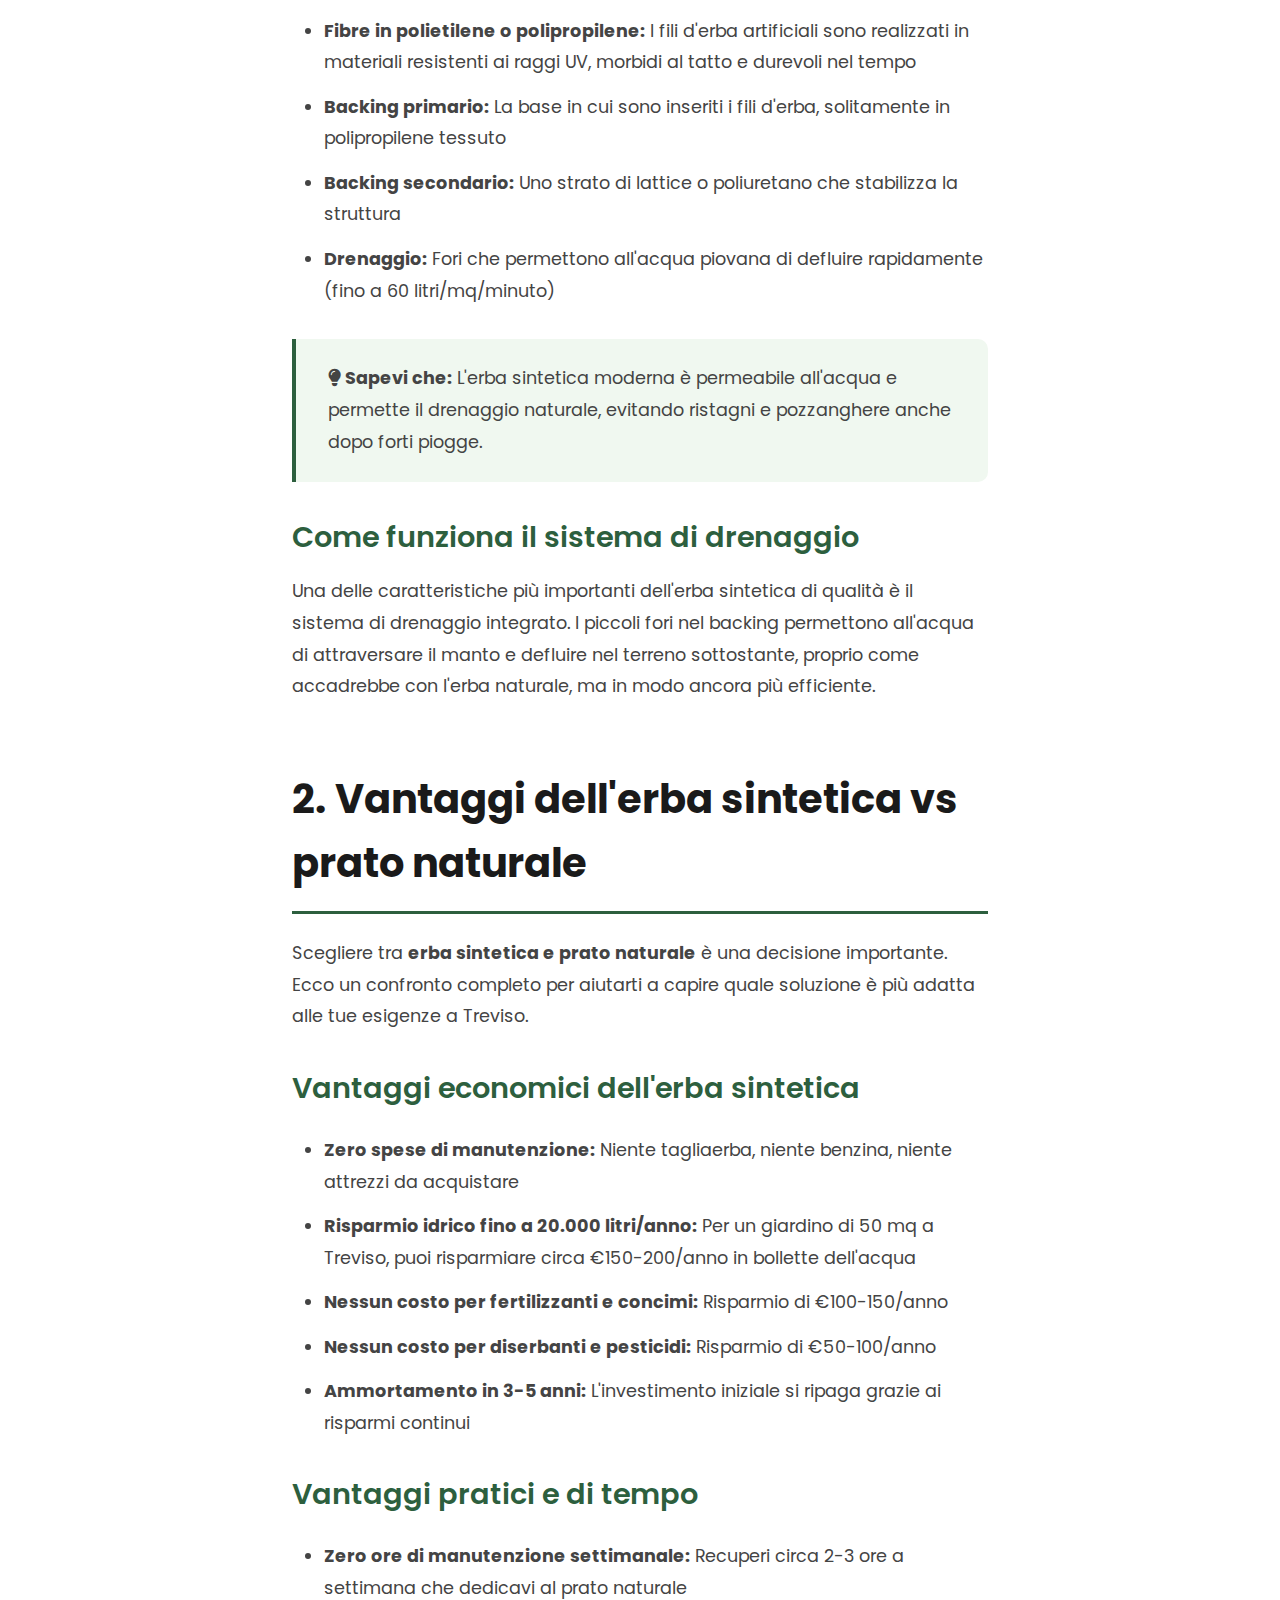
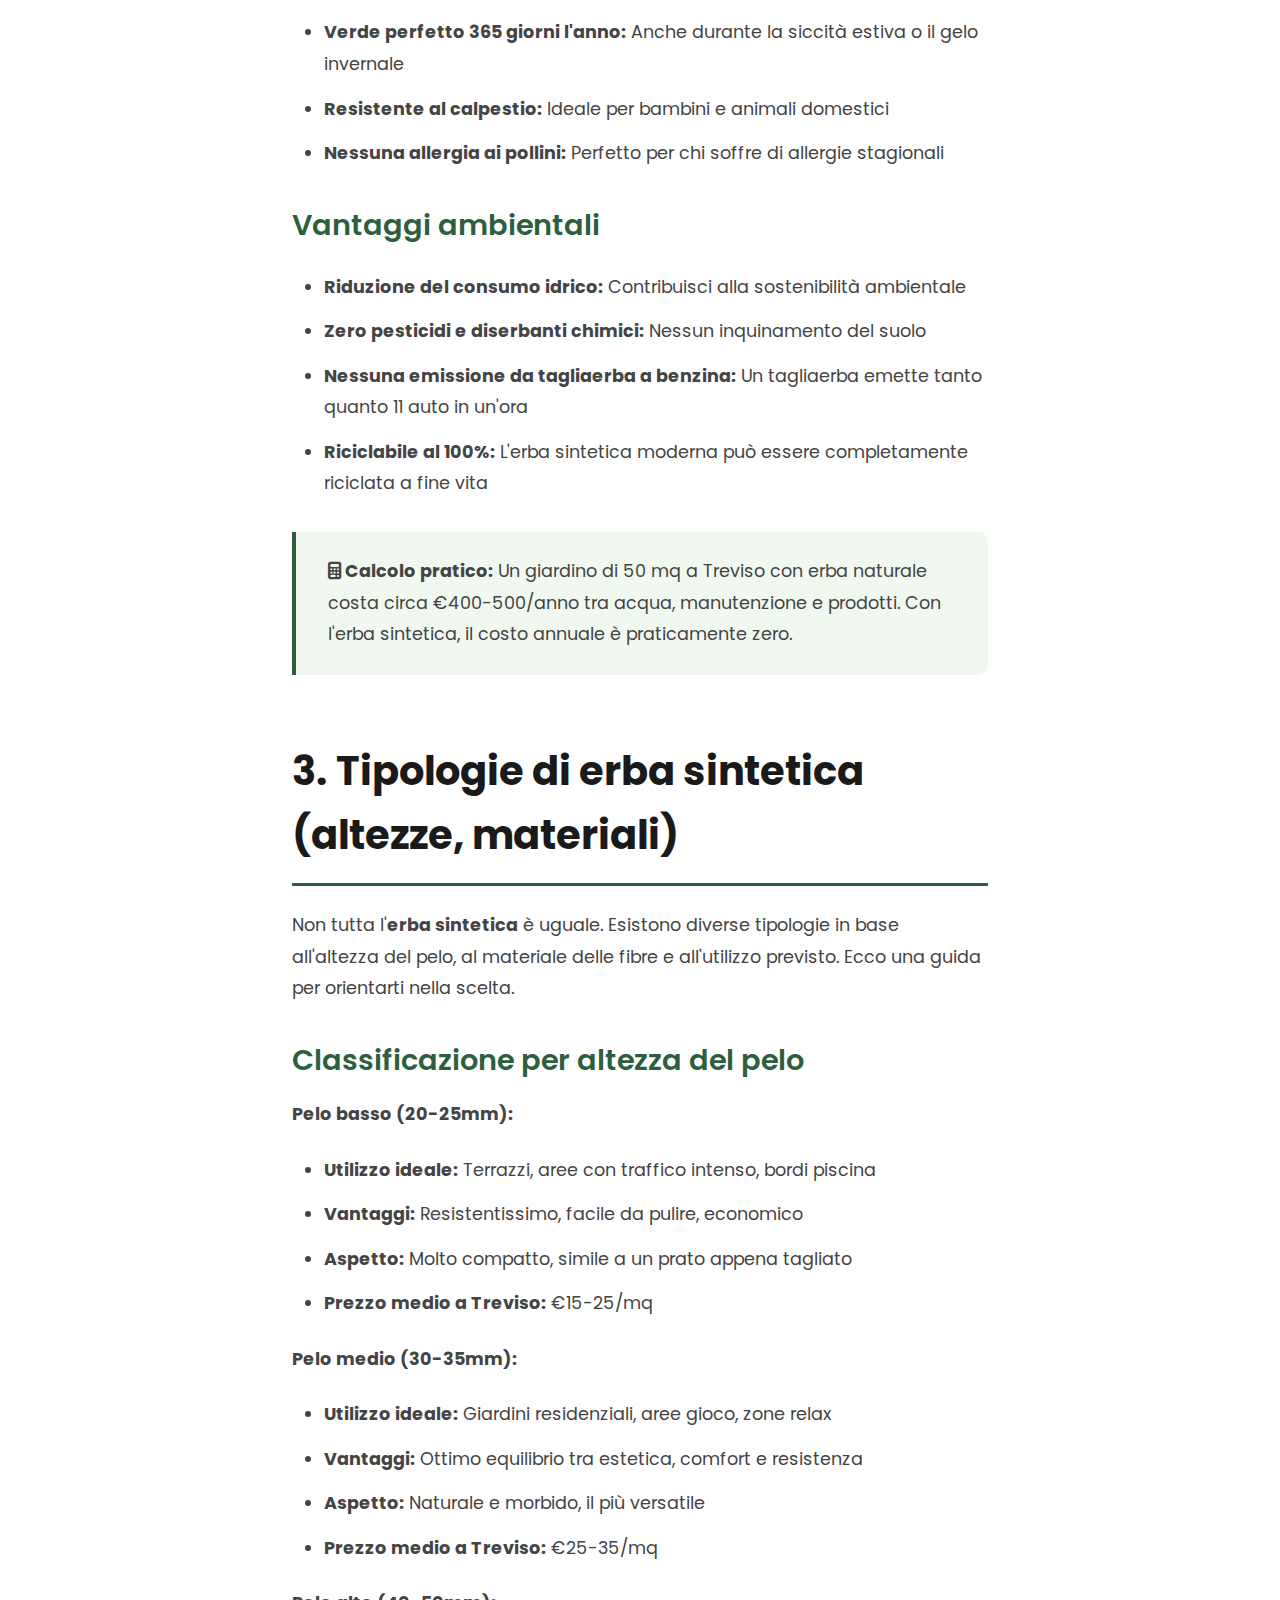
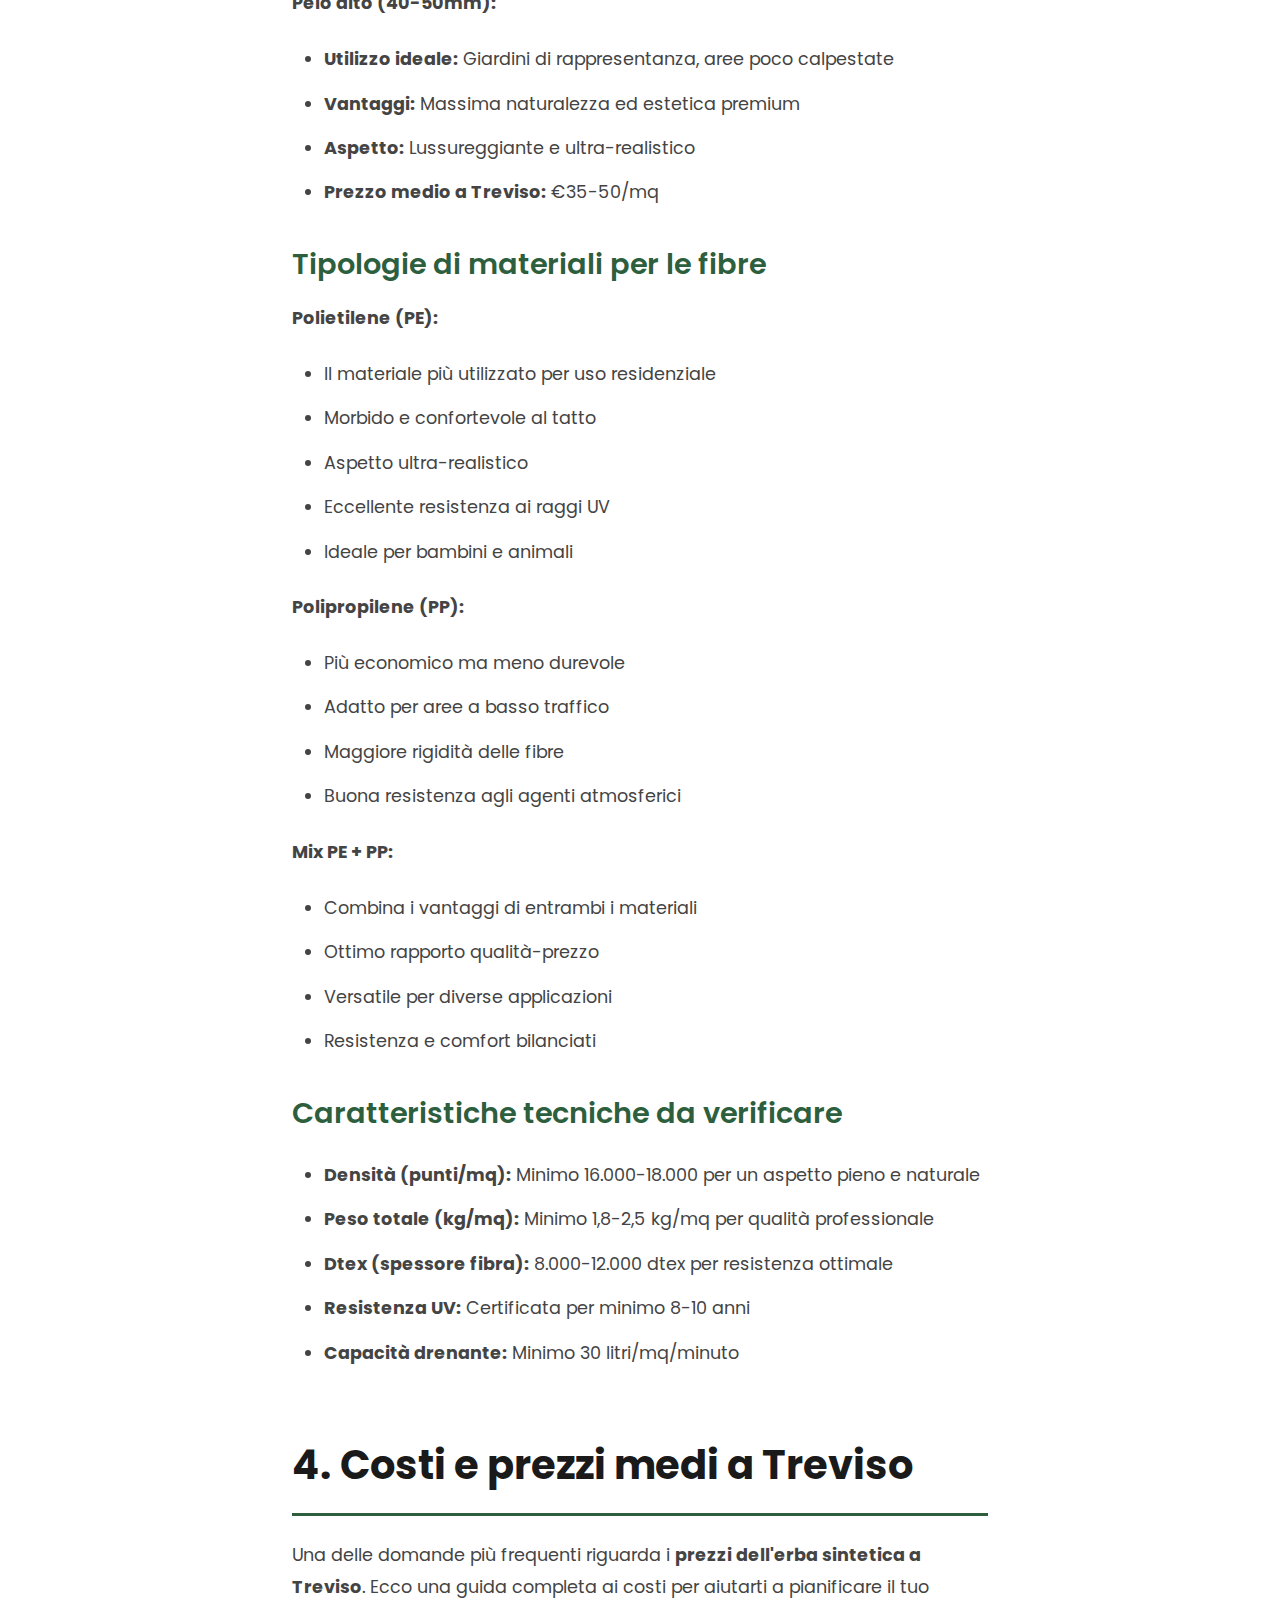
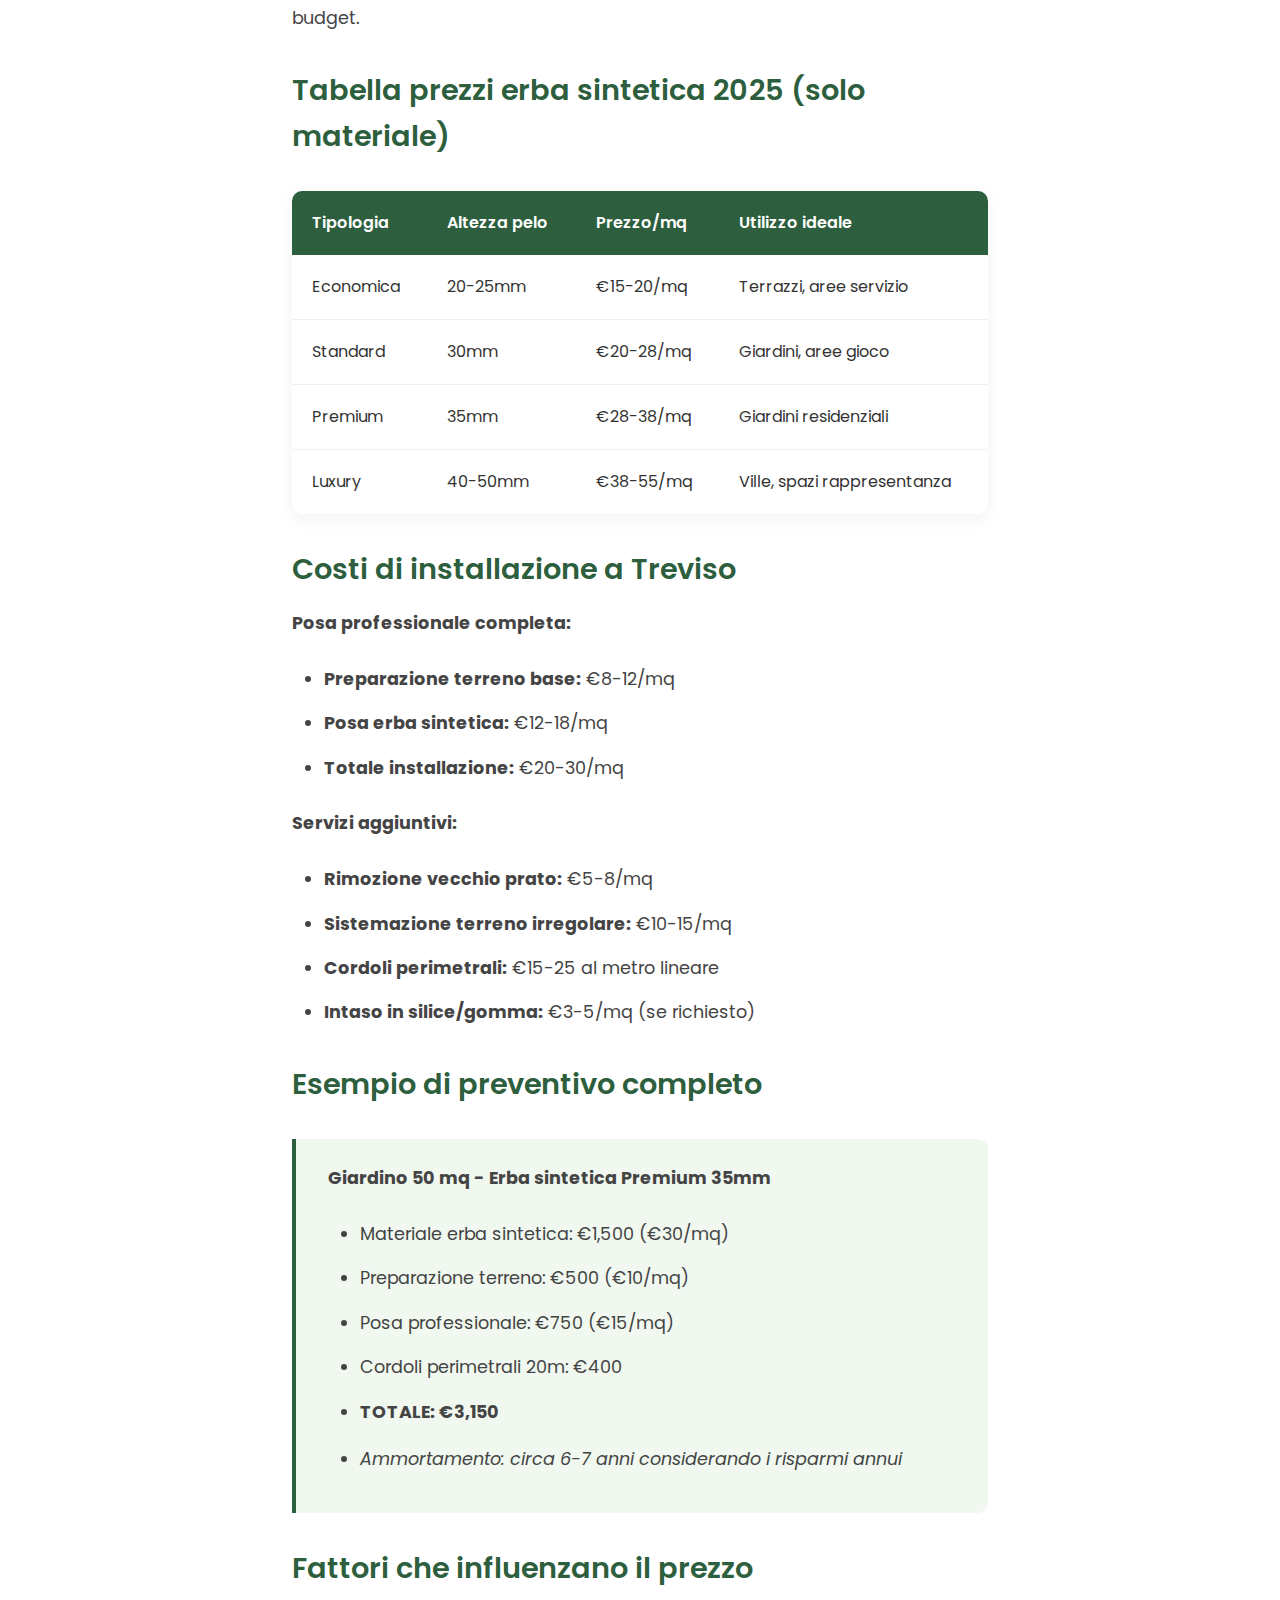
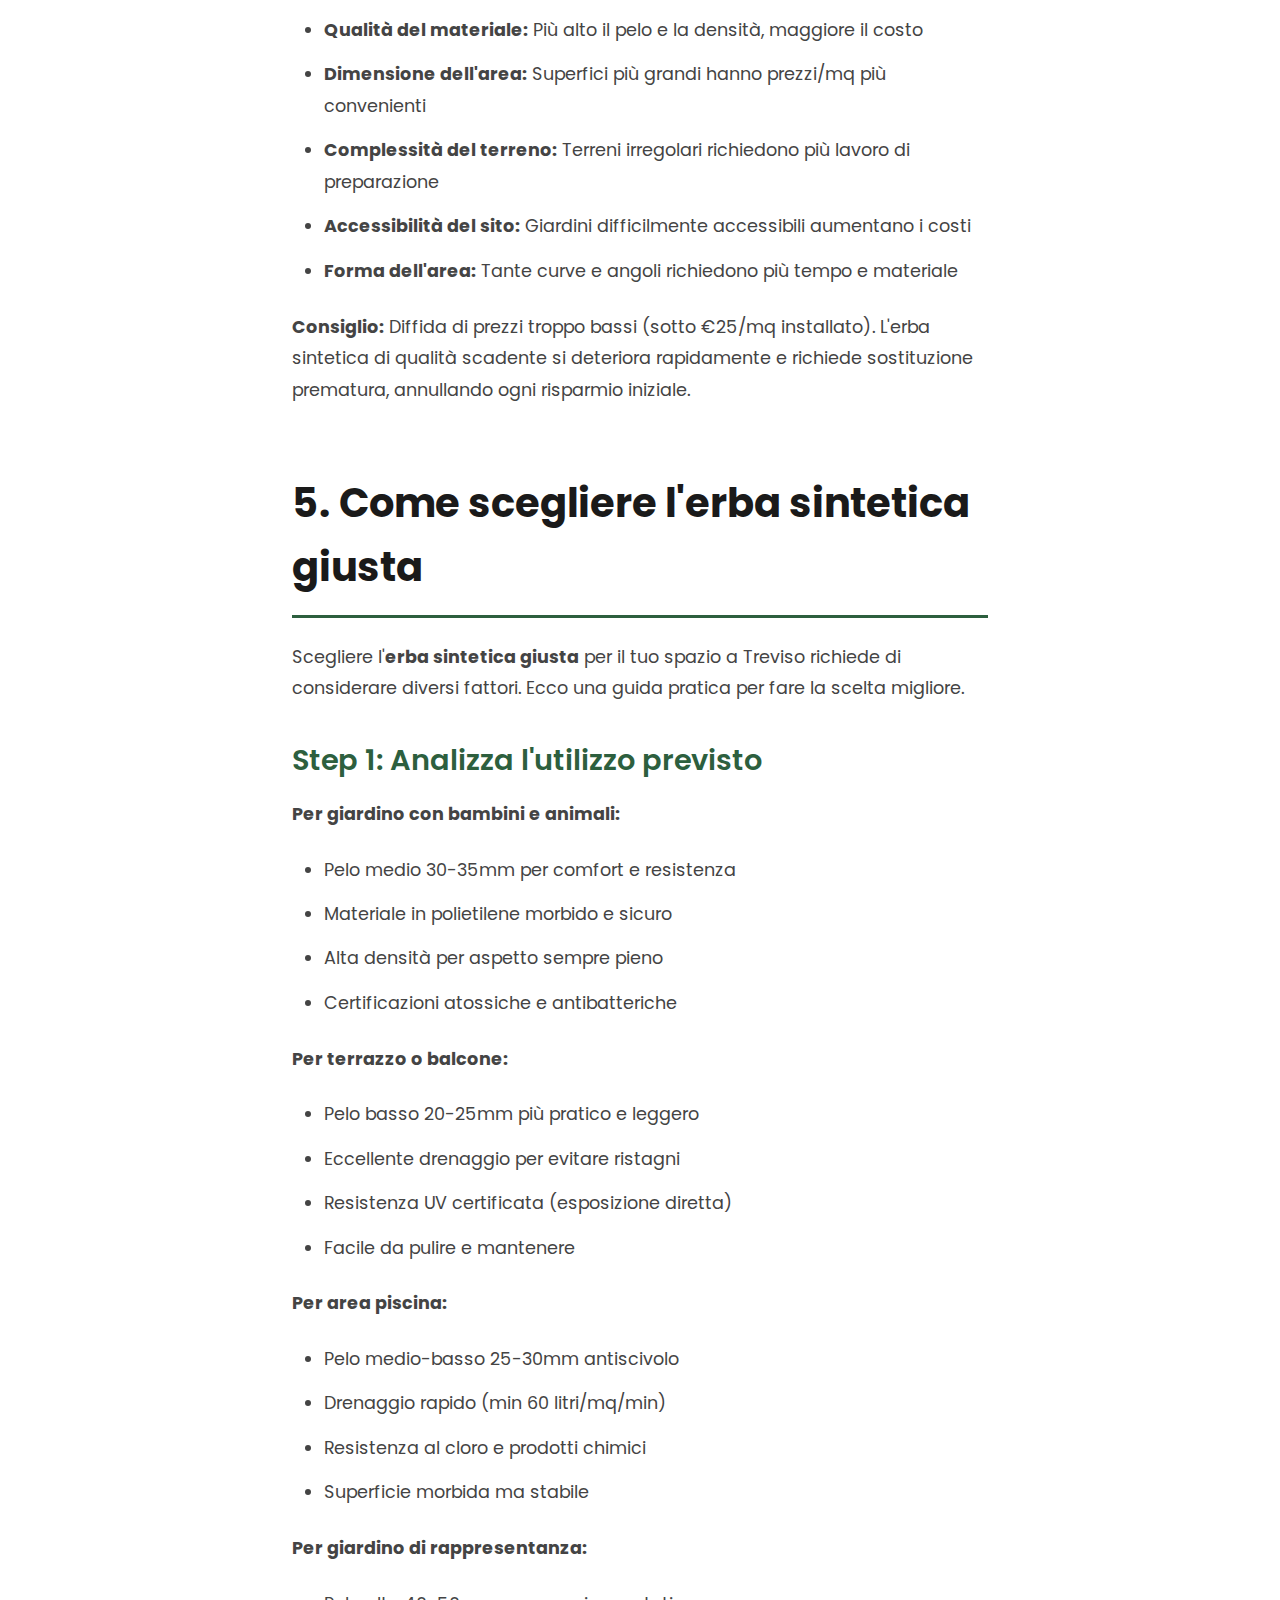
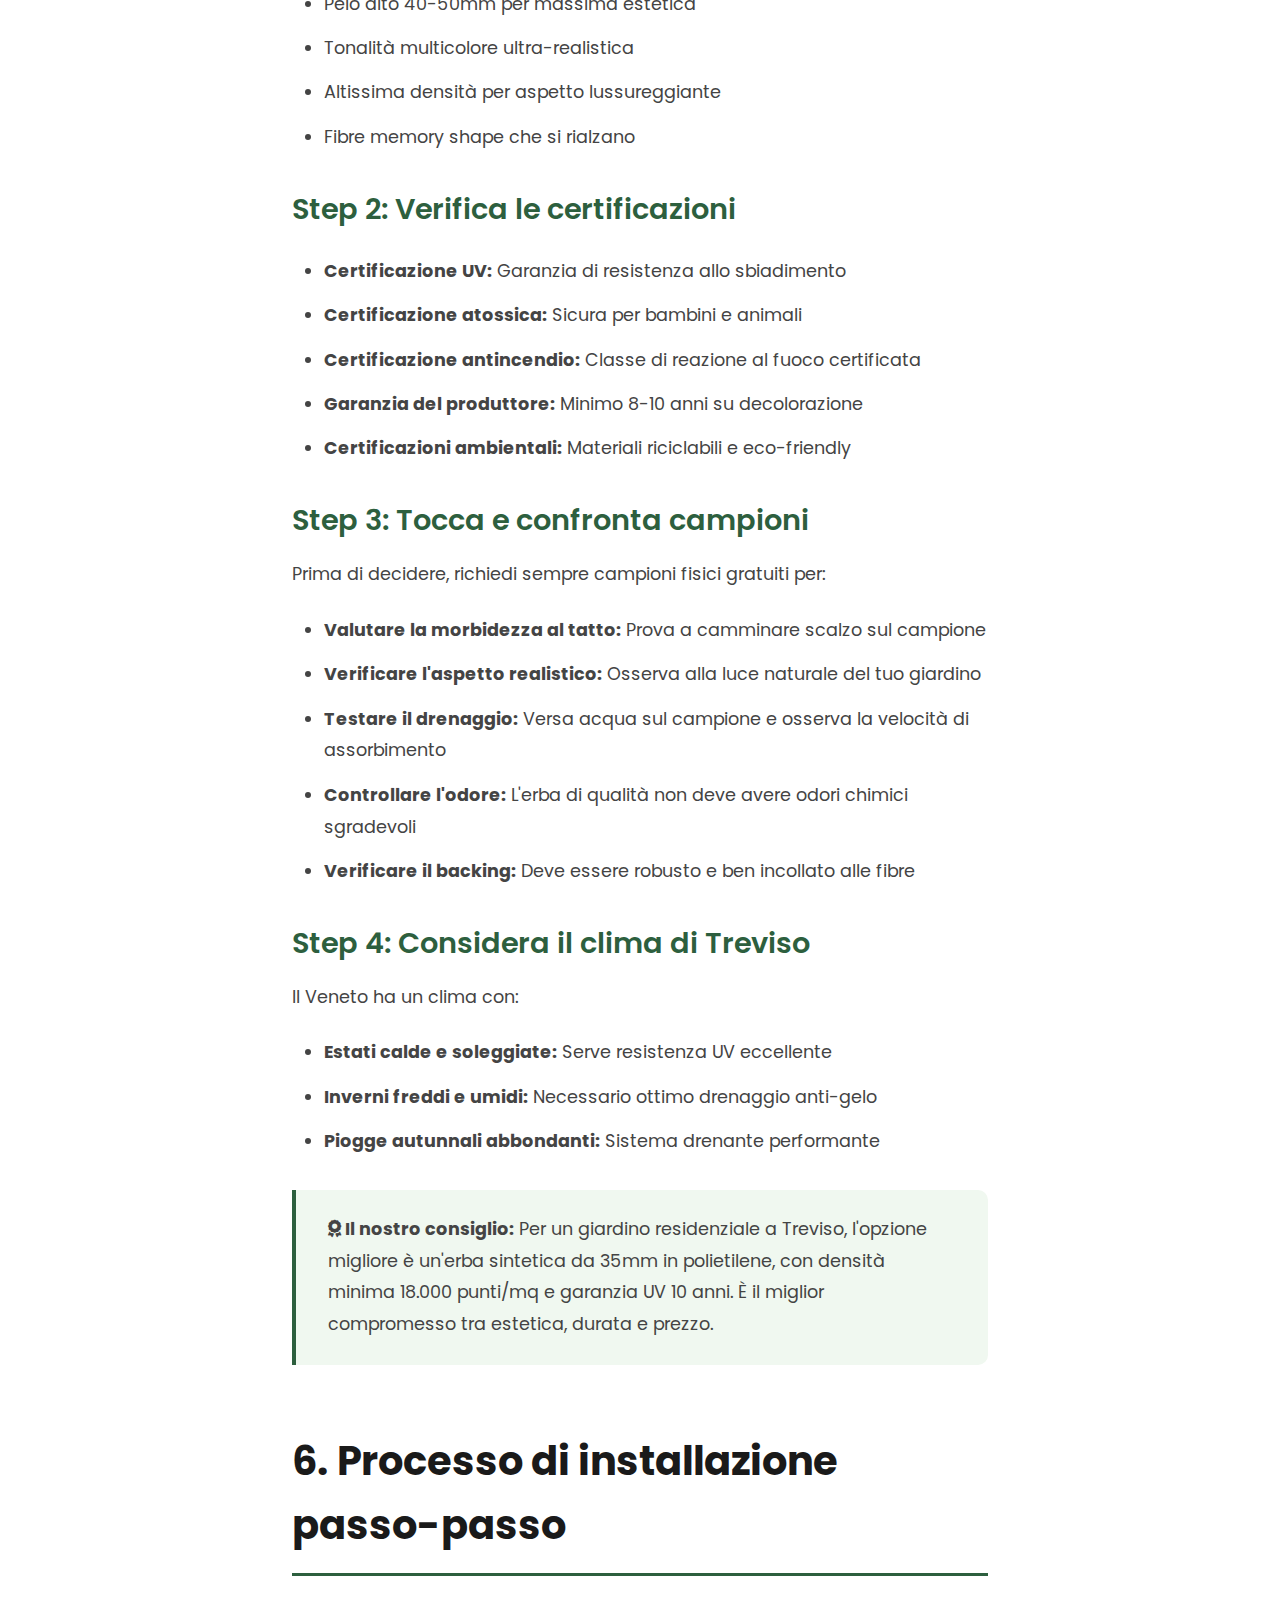
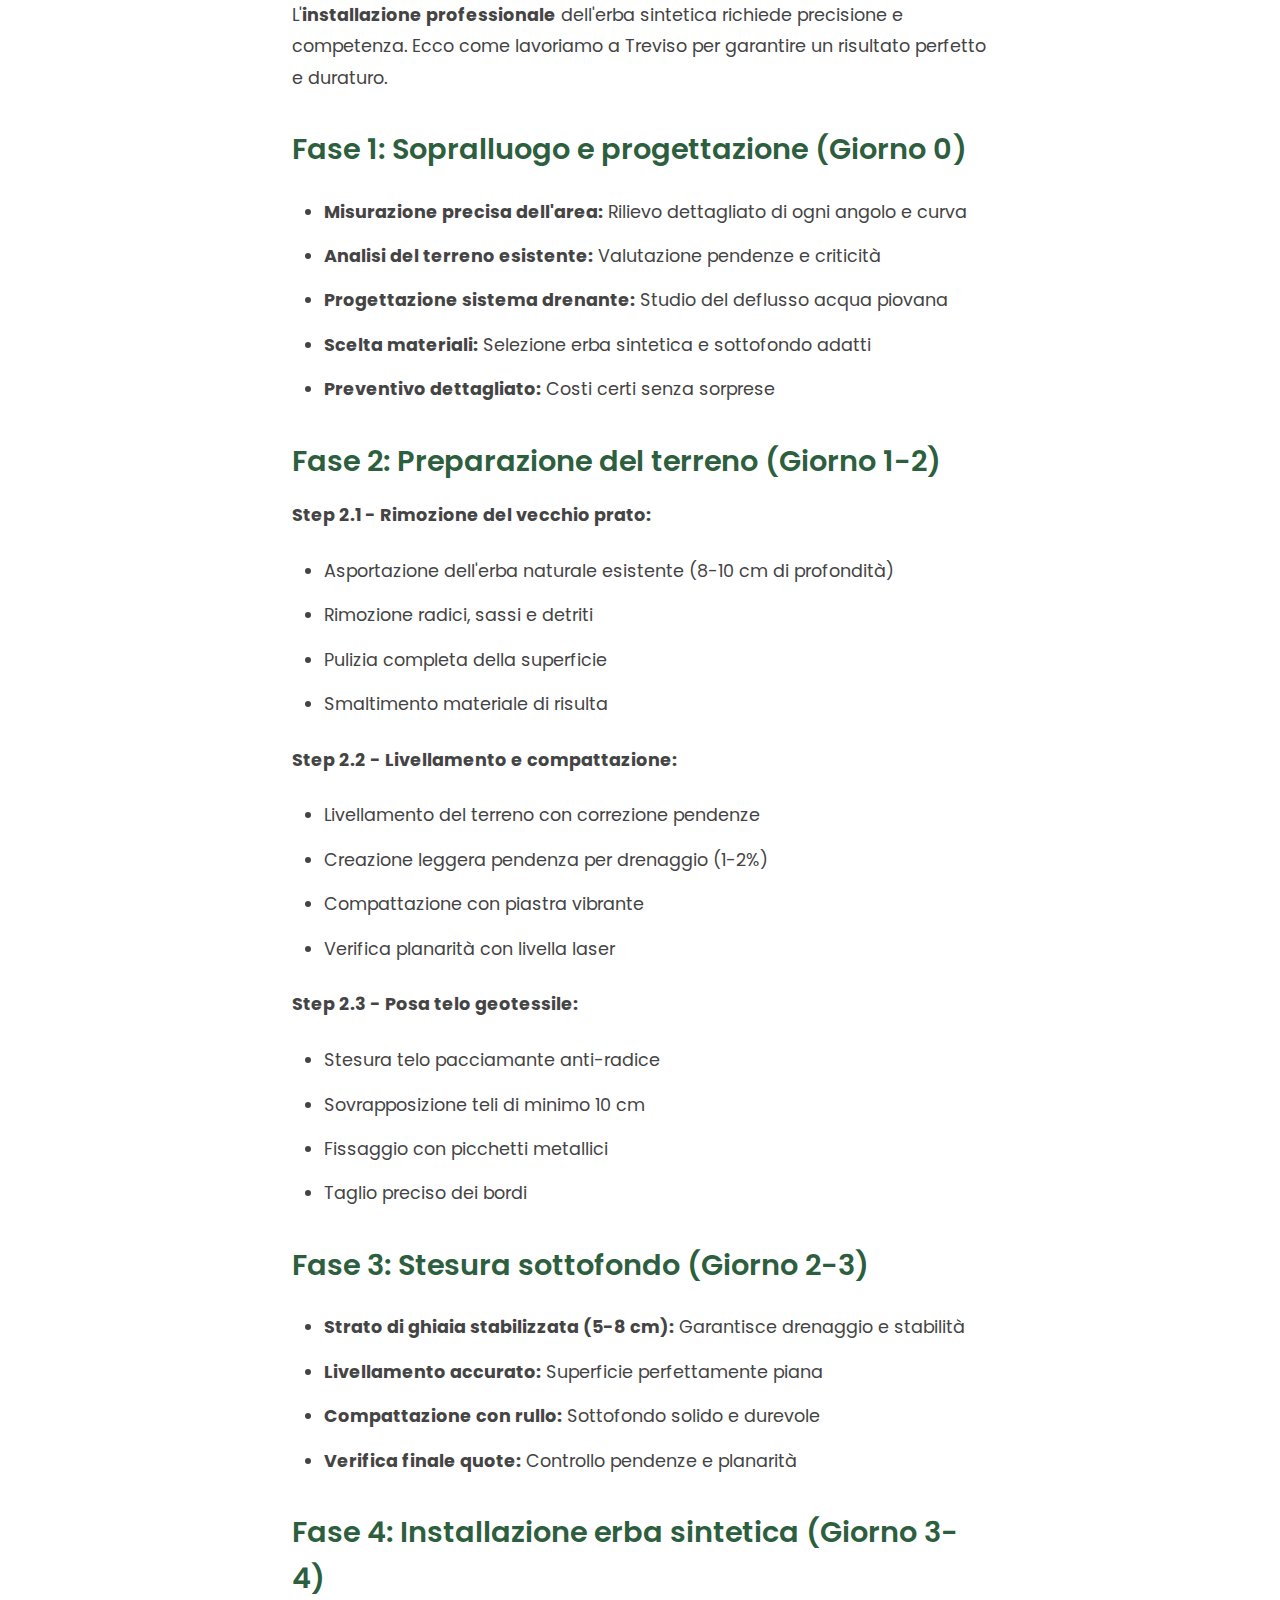
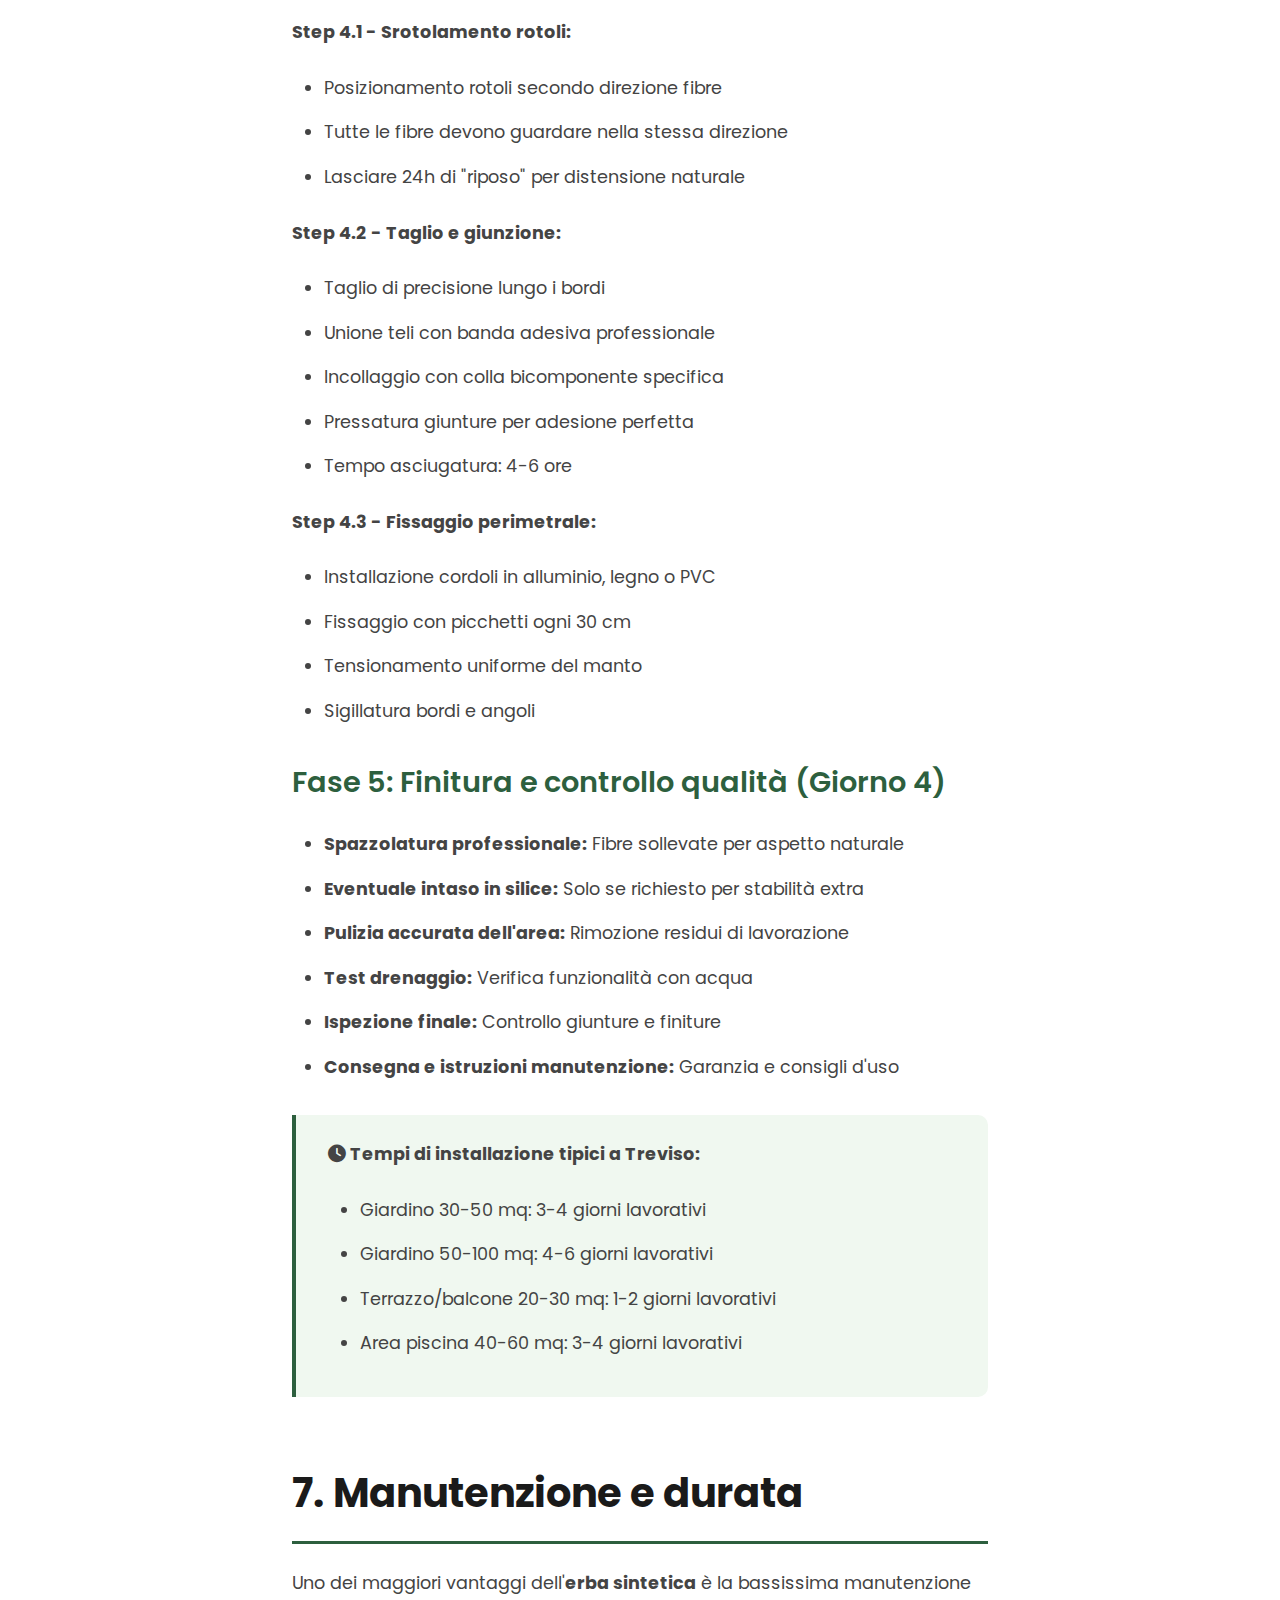
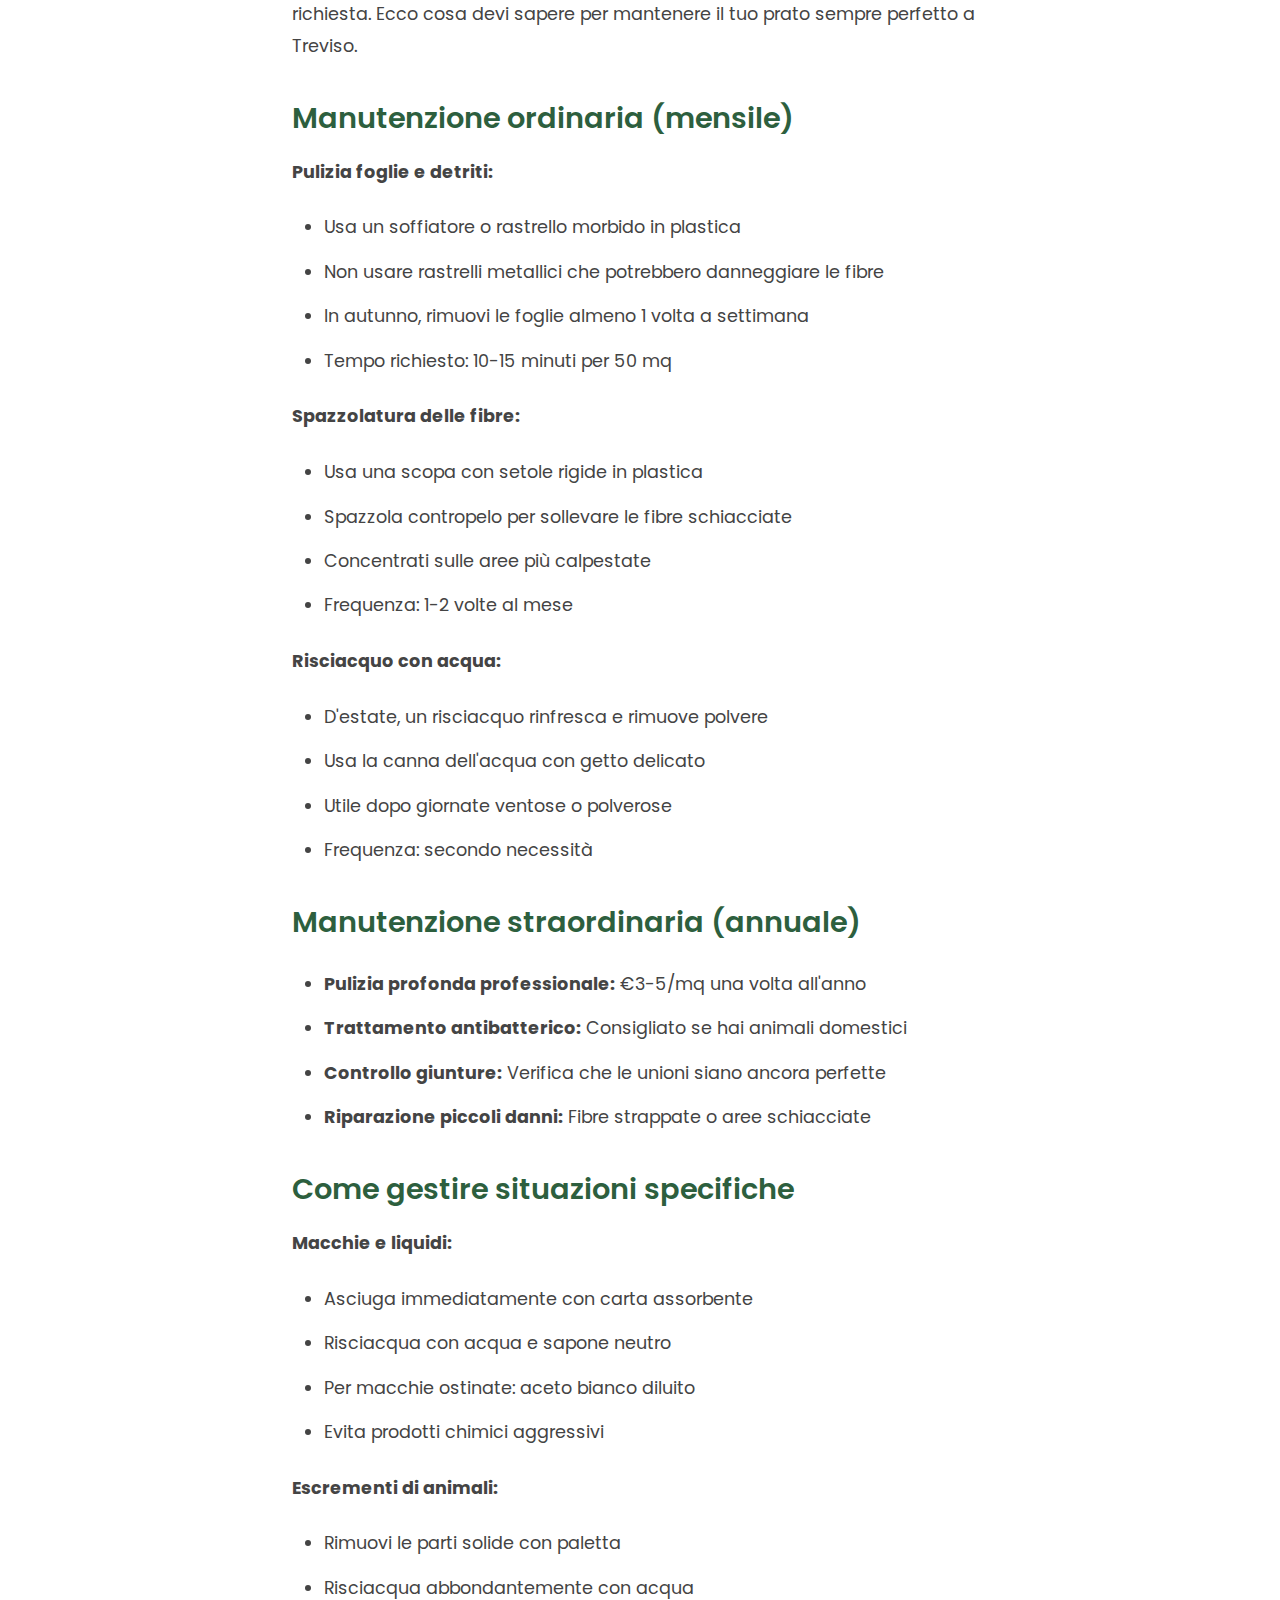
<file: guida-completa.html>
<!DOCTYPE html>
<html lang="it">
<head>
    <meta charset="UTF-8">
    <meta name="viewport" content="width=device-width, initial-scale=1.0">

    <!-- Meta Tags SEO Ottimizzati -->
    <title>Erba Sintetica a Treviso: Guida Completa 2025 | Prezzi, Installazione e Consigli</title>
    <meta name="description" content="Guida completa all'erba sintetica a Treviso 2025: scopri tipologie, prezzi, installazione professionale, manutenzione e come scegliere il prato sintetico perfetto per casa tua.">
    <meta name="keywords" content="guida erba sintetica treviso, prezzi prato sintetico 2025, installazione erba artificiale, come scegliere erba sintetica, manutenzione prato sintetico">
    <meta name="author" content="Erba Sintetica Treviso">
    <meta name="robots" content="index, follow, max-image-preview:large">
    <link rel="canonical" href="https://erbasintetica.netlify.app/guida-completa.html">

    <!-- Favicon -->
    <link rel="icon" type="image/svg+xml" href="favicon.svg">

    <!-- Open Graph / Facebook -->
    <meta property="og:type" content="article">
    <meta property="og:url" content="https://erbasintetica.netlify.app/guida-completa.html">
    <meta property="og:title" content="Erba Sintetica a Treviso: Guida Completa 2025">
    <meta property="og:description" content="Tutto quello che devi sapere sull'erba sintetica: prezzi, installazione, manutenzione e consigli per scegliere il prato perfetto.">
    <meta property="og:image" content="https://erbasintetica.netlify.app/images/hero/erba_sintetica_azienda1.webp">

    <!-- Fonts -->
    <link rel="preconnect" href="https://fonts.googleapis.com">
    <link rel="preconnect" href="https://fonts.gstatic.com" crossorigin>
    <link href="https://fonts.googleapis.com/css2?family=Poppins:wght@300;400;500;600;700&display=swap" rel="stylesheet">
    <link rel="stylesheet" href="https://cdnjs.cloudflare.com/ajax/libs/font-awesome/6.4.0/css/all.min.css">

    <style>
        * {
            margin: 0;
            padding: 0;
            box-sizing: border-box;
        }

        body {
            font-family: 'Poppins', sans-serif;
            line-height: 1.6;
            color: #333;
            background: #ffffff;
        }

        /* Navigation */
        nav {
            position: fixed;
            top: 0;
            width: 100%;
            background: rgba(255, 255, 255, 0.98);
            backdrop-filter: blur(20px);
            padding: 1.5rem 8%;
            display: flex;
            justify-content: space-between;
            align-items: center;
            z-index: 1000;
            box-shadow: 0 2px 20px rgba(0, 0, 0, 0.05);
        }

        .logo {
            font-size: 1.5rem;
            font-weight: 700;
            color: #2d5f3e;
        }

        .nav-links {
            display: flex;
            list-style: none;
            gap: 2rem;
        }

        .nav-links a {
            color: #1a1a1a;
            text-decoration: none;
            font-weight: 500;
            transition: color 0.3s;
        }

        .nav-links a:hover {
            color: #4CAF50;
        }

        /* Article Header */
        .article-header {
            padding: 10rem 8% 4rem;
            background: linear-gradient(135deg, #f8faf8 0%, #ffffff 100%);
            text-align: center;
        }

        .breadcrumb {
            font-size: 0.9rem;
            color: #666;
            margin-bottom: 2rem;
        }

        .breadcrumb a {
            color: #2d5f3e;
            text-decoration: none;
        }

        .breadcrumb a:hover {
            text-decoration: underline;
        }

        .article-header h1 {
            font-size: 3.5rem;
            font-weight: 700;
            color: #1a1a1a;
            margin-bottom: 1.5rem;
            line-height: 1.2;
        }

        .article-meta {
            display: flex;
            justify-content: center;
            gap: 2rem;
            color: #666;
            font-size: 0.95rem;
            margin-top: 1.5rem;
        }

        .article-meta span {
            display: flex;
            align-items: center;
            gap: 0.5rem;
        }

        /* Table of Contents */
        .toc-section {
            background: #fafafa;
            padding: 4rem 8%;
        }

        .toc {
            max-width: 900px;
            margin: 0 auto;
            background: white;
            padding: 2.5rem;
            border-radius: 20px;
            box-shadow: 0 5px 30px rgba(0, 0, 0, 0.05);
        }

        .toc h2 {
            font-size: 1.8rem;
            margin-bottom: 1.5rem;
            color: #2d5f3e;
        }

        .toc ol {
            list-style: none;
            counter-reset: toc-counter;
        }

        .toc li {
            counter-increment: toc-counter;
            margin-bottom: 1rem;
            padding-left: 2rem;
            position: relative;
        }

        .toc li::before {
            content: counter(toc-counter) ".";
            position: absolute;
            left: 0;
            font-weight: 700;
            color: #2d5f3e;
        }

        .toc a {
            color: #1a1a1a;
            text-decoration: none;
            font-weight: 500;
            transition: color 0.3s;
        }

        .toc a:hover {
            color: #4CAF50;
        }

        /* Article Content */
        .article-content {
            max-width: 900px;
            margin: 0 auto;
            padding: 4rem 8%;
        }

        .article-section {
            margin-bottom: 4rem;
        }

        .article-section h2 {
            font-size: 2.5rem;
            font-weight: 700;
            color: #1a1a1a;
            margin-bottom: 1.5rem;
            padding-bottom: 1rem;
            border-bottom: 3px solid #2d5f3e;
        }

        .article-section h3 {
            font-size: 1.8rem;
            font-weight: 600;
            color: #2d5f3e;
            margin: 2rem 0 1rem;
        }

        .article-section p {
            font-size: 1.1rem;
            line-height: 1.8;
            margin-bottom: 1.5rem;
            color: #444;
        }

        .article-section ul, .article-section ol {
            margin: 1.5rem 0;
            padding-left: 2rem;
        }

        .article-section li {
            font-size: 1.1rem;
            line-height: 1.8;
            margin-bottom: 0.8rem;
            color: #444;
        }

        .highlight-box {
            background: #f0f8f0;
            border-left: 4px solid #2d5f3e;
            padding: 1.5rem 2rem;
            margin: 2rem 0;
            border-radius: 0 10px 10px 0;
        }

        .highlight-box p {
            margin-bottom: 0;
        }

        .price-table {
            width: 100%;
            margin: 2rem 0;
            border-collapse: collapse;
            background: white;
            box-shadow: 0 5px 20px rgba(0, 0, 0, 0.05);
            border-radius: 10px;
            overflow: hidden;
        }

        .price-table th {
            background: #2d5f3e;
            color: white;
            padding: 1.2rem;
            text-align: left;
            font-weight: 600;
        }

        .price-table td {
            padding: 1.2rem;
            border-bottom: 1px solid #f0f0f0;
        }

        .price-table tr:last-child td {
            border-bottom: none;
        }

        .price-table tr:hover {
            background: #fafafa;
        }

        /* FAQ Section */
        .faq-item {
            background: white;
            border: 1px solid #e0e0e0;
            border-radius: 10px;
            margin-bottom: 1rem;
            overflow: hidden;
        }

        .faq-question {
            padding: 1.5rem;
            font-weight: 600;
            color: #1a1a1a;
            cursor: pointer;
            display: flex;
            justify-content: space-between;
            align-items: center;
            transition: background 0.3s;
        }

        .faq-question:hover {
            background: #fafafa;
        }

        .faq-answer {
            padding: 0 1.5rem 1.5rem;
            color: #666;
            line-height: 1.8;
        }

        /* CTA Section */
        .cta-section {
            background: linear-gradient(135deg, #2d5f3e 0%, #1f4429 100%);
            color: white;
            padding: 4rem 8%;
            text-align: center;
            margin-top: 4rem;
        }

        .cta-section h2 {
            font-size: 2.5rem;
            margin-bottom: 1rem;
        }

        .cta-section p {
            font-size: 1.2rem;
            margin-bottom: 2rem;
            opacity: 0.95;
        }

        .cta-button {
            display: inline-block;
            padding: 1.2rem 3rem;
            background: white;
            color: #2d5f3e;
            border-radius: 8px;
            font-weight: 600;
            text-decoration: none;
            transition: all 0.3s;
        }

        .cta-button:hover {
            transform: translateY(-3px);
            box-shadow: 0 10px 30px rgba(0, 0, 0, 0.2);
        }

        /* Footer */
        footer {
            background: #1a1a1a;
            color: white;
            padding: 2rem 8%;
            text-align: center;
        }

        /* Mobile Responsive */
        @media (max-width: 768px) {
            .article-header h1 {
                font-size: 2rem;
            }

            .article-section h2 {
                font-size: 1.8rem;
            }

            .article-section h3 {
                font-size: 1.4rem;
            }

            .article-section p,
            .article-section li {
                font-size: 1rem;
            }

            nav {
                padding: 1rem 5%;
            }

            .nav-links {
                gap: 1rem;
                font-size: 0.9rem;
            }

            .article-content {
                padding: 2rem 5%;
            }

            .price-table {
                font-size: 0.9rem;
            }

            .price-table th,
            .price-table td {
                padding: 0.8rem;
            }
        }
    </style>
</head>
<body>
    <!-- Navigation -->
    <nav>
        <div class="logo">Erba Sintetica Treviso</div>
        <ul class="nav-links">
            <li><a href="index.html">Home</a></li>
            <li><a href="index.html#catalogo-prodotti">Catalogo</a></li>
            <li><a href="index.html#contatti">Contatti</a></li>
        </ul>
    </nav>

    <!-- Article Header -->
    <header class="article-header">
        <div class="breadcrumb">
            <a href="index.html">Home</a> / <span>Guida Completa</span>
        </div>
        <h1>Erba Sintetica a Treviso:<br>Guida Completa 2025</h1>
        <div class="article-meta">
            <span><i class="far fa-clock"></i> Lettura: 12 min</span>
            <span><i class="far fa-calendar"></i> Aggiornato: Gennaio 2025</span>
        </div>
    </header>

    <!-- Table of Contents -->
    <section class="toc-section">
        <div class="toc">
            <h2><i class="fas fa-list"></i> Indice dei Contenuti</h2>
            <ol>
                <li><a href="#cosè">Cos'è l'erba sintetica e come funziona</a></li>
                <li><a href="#vantaggi">Vantaggi dell'erba sintetica vs prato naturale</a></li>
                <li><a href="#tipologie">Tipologie di erba sintetica (altezze, materiali)</a></li>
                <li><a href="#prezzi">Costi e prezzi medi a Treviso</a></li>
                <li><a href="#scegliere">Come scegliere l'erba sintetica giusta</a></li>
                <li><a href="#installazione">Processo di installazione passo-passo</a></li>
                <li><a href="#manutenzione">Manutenzione e durata</a></li>
                <li><a href="#faq">Domande frequenti (FAQ)</a></li>
            </ol>
        </div>
    </section>

    <!-- Article Content -->
    <article class="article-content">
        <!-- Section 1 -->
        <section id="cosè" class="article-section">
            <h2>1. Cos'è l'erba sintetica e come funziona</h2>

            <p>L'<strong>erba sintetica</strong>, anche chiamata <strong>prato sintetico</strong> o <strong>erba artificiale</strong>, è un tappeto erboso realizzato con materiali sintetici che imitano l'aspetto e la sensazione dell'erba naturale. A Treviso e in tutto il Veneto, l'erba sintetica sta diventando sempre più popolare per giardini privati, terrazzi, aree gioco e spazi commerciali.</p>

            <h3>Composizione dell'erba sintetica moderna</h3>

            <p>L'erba sintetica di alta qualità è composta da diversi strati tecnologici:</p>

            <ul>
                <li><strong>Fibre in polietilene o polipropilene:</strong> I fili d'erba artificiali sono realizzati in materiali resistenti ai raggi UV, morbidi al tatto e durevoli nel tempo</li>
                <li><strong>Backing primario:</strong> La base in cui sono inseriti i fili d'erba, solitamente in polipropilene tessuto</li>
                <li><strong>Backing secondario:</strong> Uno strato di lattice o poliuretano che stabilizza la struttura</li>
                <li><strong>Drenaggio:</strong> Fori che permettono all'acqua piovana di defluire rapidamente (fino a 60 litri/mq/minuto)</li>
            </ul>

            <div class="highlight-box">
                <p><strong><i class="fas fa-lightbulb"></i> Sapevi che:</strong> L'erba sintetica moderna è permeabile all'acqua e permette il drenaggio naturale, evitando ristagni e pozzanghere anche dopo forti piogge.</p>
            </div>

            <h3>Come funziona il sistema di drenaggio</h3>

            <p>Una delle caratteristiche più importanti dell'erba sintetica di qualità è il sistema di drenaggio integrato. I piccoli fori nel backing permettono all'acqua di attraversare il manto e defluire nel terreno sottostante, proprio come accadrebbe con l'erba naturale, ma in modo ancora più efficiente.</p>
        </section>

        <!-- Section 2 -->
        <section id="vantaggi" class="article-section">
            <h2>2. Vantaggi dell'erba sintetica vs prato naturale</h2>

            <p>Scegliere tra <strong>erba sintetica e prato naturale</strong> è una decisione importante. Ecco un confronto completo per aiutarti a capire quale soluzione è più adatta alle tue esigenze a Treviso.</p>

            <h3>Vantaggi economici dell'erba sintetica</h3>

            <ul>
                <li><strong>Zero spese di manutenzione:</strong> Niente tagliaerba, niente benzina, niente attrezzi da acquistare</li>
                <li><strong>Risparmio idrico fino a 20.000 litri/anno:</strong> Per un giardino di 50 mq a Treviso, puoi risparmiare circa €150-200/anno in bollette dell'acqua</li>
                <li><strong>Nessun costo per fertilizzanti e concimi:</strong> Risparmio di €100-150/anno</li>
                <li><strong>Nessun costo per diserbanti e pesticidi:</strong> Risparmio di €50-100/anno</li>
                <li><strong>Ammortamento in 3-5 anni:</strong> L'investimento iniziale si ripaga grazie ai risparmi continui</li>
            </ul>

            <h3>Vantaggi pratici e di tempo</h3>

            <ul>
                <li><strong>Zero ore di manutenzione settimanale:</strong> Recuperi circa 2-3 ore a settimana che dedicavi al prato naturale</li>
                <li><strong>Verde perfetto 365 giorni l'anno:</strong> Anche durante la siccità estiva o il gelo invernale</li>
                <li><strong>Resistente al calpestio:</strong> Ideale per bambini e animali domestici</li>
                <li><strong>Nessuna allergia ai pollini:</strong> Perfetto per chi soffre di allergie stagionali</li>
            </ul>

            <h3>Vantaggi ambientali</h3>

            <ul>
                <li><strong>Riduzione del consumo idrico:</strong> Contribuisci alla sostenibilità ambientale</li>
                <li><strong>Zero pesticidi e diserbanti chimici:</strong> Nessun inquinamento del suolo</li>
                <li><strong>Nessuna emissione da tagliaerba a benzina:</strong> Un tagliaerba emette tanto quanto 11 auto in un'ora</li>
                <li><strong>Riciclabile al 100%:</strong> L'erba sintetica moderna può essere completamente riciclata a fine vita</li>
            </ul>

            <div class="highlight-box">
                <p><strong><i class="fas fa-calculator"></i> Calcolo pratico:</strong> Un giardino di 50 mq a Treviso con erba naturale costa circa €400-500/anno tra acqua, manutenzione e prodotti. Con l'erba sintetica, il costo annuale è praticamente zero.</p>
            </div>
        </section>

        <!-- Section 3 -->
        <section id="tipologie" class="article-section">
            <h2>3. Tipologie di erba sintetica (altezze, materiali)</h2>

            <p>Non tutta l'<strong>erba sintetica</strong> è uguale. Esistono diverse tipologie in base all'altezza del pelo, al materiale delle fibre e all'utilizzo previsto. Ecco una guida per orientarti nella scelta.</p>

            <h3>Classificazione per altezza del pelo</h3>

            <p><strong>Pelo basso (20-25mm):</strong></p>
            <ul>
                <li><strong>Utilizzo ideale:</strong> Terrazzi, aree con traffico intenso, bordi piscina</li>
                <li><strong>Vantaggi:</strong> Resistentissimo, facile da pulire, economico</li>
                <li><strong>Aspetto:</strong> Molto compatto, simile a un prato appena tagliato</li>
                <li><strong>Prezzo medio a Treviso:</strong> €15-25/mq</li>
            </ul>

            <p><strong>Pelo medio (30-35mm):</strong></p>
            <ul>
                <li><strong>Utilizzo ideale:</strong> Giardini residenziali, aree gioco, zone relax</li>
                <li><strong>Vantaggi:</strong> Ottimo equilibrio tra estetica, comfort e resistenza</li>
                <li><strong>Aspetto:</strong> Naturale e morbido, il più versatile</li>
                <li><strong>Prezzo medio a Treviso:</strong> €25-35/mq</li>
            </ul>

            <p><strong>Pelo alto (40-50mm):</strong></p>
            <ul>
                <li><strong>Utilizzo ideale:</strong> Giardini di rappresentanza, aree poco calpestate</li>
                <li><strong>Vantaggi:</strong> Massima naturalezza ed estetica premium</li>
                <li><strong>Aspetto:</strong> Lussureggiante e ultra-realistico</li>
                <li><strong>Prezzo medio a Treviso:</strong> €35-50/mq</li>
            </ul>

            <h3>Tipologie di materiali per le fibre</h3>

            <p><strong>Polietilene (PE):</strong></p>
            <ul>
                <li>Il materiale più utilizzato per uso residenziale</li>
                <li>Morbido e confortevole al tatto</li>
                <li>Aspetto ultra-realistico</li>
                <li>Eccellente resistenza ai raggi UV</li>
                <li>Ideale per bambini e animali</li>
            </ul>

            <p><strong>Polipropilene (PP):</strong></p>
            <ul>
                <li>Più economico ma meno durevole</li>
                <li>Adatto per aree a basso traffico</li>
                <li>Maggiore rigidità delle fibre</li>
                <li>Buona resistenza agli agenti atmosferici</li>
            </ul>

            <p><strong>Mix PE + PP:</strong></p>
            <ul>
                <li>Combina i vantaggi di entrambi i materiali</li>
                <li>Ottimo rapporto qualità-prezzo</li>
                <li>Versatile per diverse applicazioni</li>
                <li>Resistenza e comfort bilanciati</li>
            </ul>

            <h3>Caratteristiche tecniche da verificare</h3>

            <ul>
                <li><strong>Densità (punti/mq):</strong> Minimo 16.000-18.000 per un aspetto pieno e naturale</li>
                <li><strong>Peso totale (kg/mq):</strong> Minimo 1,8-2,5 kg/mq per qualità professionale</li>
                <li><strong>Dtex (spessore fibra):</strong> 8.000-12.000 dtex per resistenza ottimale</li>
                <li><strong>Resistenza UV:</strong> Certificata per minimo 8-10 anni</li>
                <li><strong>Capacità drenante:</strong> Minimo 30 litri/mq/minuto</li>
            </ul>
        </section>

        <!-- Section 4 -->
        <section id="prezzi" class="article-section">
            <h2>4. Costi e prezzi medi a Treviso</h2>

            <p>Una delle domande più frequenti riguarda i <strong>prezzi dell'erba sintetica a Treviso</strong>. Ecco una guida completa ai costi per aiutarti a pianificare il tuo budget.</p>

            <h3>Tabella prezzi erba sintetica 2025 (solo materiale)</h3>

            <table class="price-table">
                <thead>
                    <tr>
                        <th>Tipologia</th>
                        <th>Altezza pelo</th>
                        <th>Prezzo/mq</th>
                        <th>Utilizzo ideale</th>
                    </tr>
                </thead>
                <tbody>
                    <tr>
                        <td>Economica</td>
                        <td>20-25mm</td>
                        <td>€15-20/mq</td>
                        <td>Terrazzi, aree servizio</td>
                    </tr>
                    <tr>
                        <td>Standard</td>
                        <td>30mm</td>
                        <td>€20-28/mq</td>
                        <td>Giardini, aree gioco</td>
                    </tr>
                    <tr>
                        <td>Premium</td>
                        <td>35mm</td>
                        <td>€28-38/mq</td>
                        <td>Giardini residenziali</td>
                    </tr>
                    <tr>
                        <td>Luxury</td>
                        <td>40-50mm</td>
                        <td>€38-55/mq</td>
                        <td>Ville, spazi rappresentanza</td>
                    </tr>
                </tbody>
            </table>

            <h3>Costi di installazione a Treviso</h3>

            <p><strong>Posa professionale completa:</strong></p>
            <ul>
                <li><strong>Preparazione terreno base:</strong> €8-12/mq</li>
                <li><strong>Posa erba sintetica:</strong> €12-18/mq</li>
                <li><strong>Totale installazione:</strong> €20-30/mq</li>
            </ul>

            <p><strong>Servizi aggiuntivi:</strong></p>
            <ul>
                <li><strong>Rimozione vecchio prato:</strong> €5-8/mq</li>
                <li><strong>Sistemazione terreno irregolare:</strong> €10-15/mq</li>
                <li><strong>Cordoli perimetrali:</strong> €15-25 al metro lineare</li>
                <li><strong>Intaso in silice/gomma:</strong> €3-5/mq (se richiesto)</li>
            </ul>

            <h3>Esempio di preventivo completo</h3>

            <div class="highlight-box">
                <p><strong>Giardino 50 mq - Erba sintetica Premium 35mm</strong></p>
                <ul style="margin-bottom: 0;">
                    <li>Materiale erba sintetica: €1,500 (€30/mq)</li>
                    <li>Preparazione terreno: €500 (€10/mq)</li>
                    <li>Posa professionale: €750 (€15/mq)</li>
                    <li>Cordoli perimetrali 20m: €400</li>
                    <li><strong>TOTALE: €3,150</strong></li>
                    <li style="margin-top: 1rem;"><em>Ammortamento: circa 6-7 anni considerando i risparmi annui</em></li>
                </ul>
            </div>

            <h3>Fattori che influenzano il prezzo</h3>

            <ul>
                <li><strong>Qualità del materiale:</strong> Più alto il pelo e la densità, maggiore il costo</li>
                <li><strong>Dimensione dell'area:</strong> Superfici più grandi hanno prezzi/mq più convenienti</li>
                <li><strong>Complessità del terreno:</strong> Terreni irregolari richiedono più lavoro di preparazione</li>
                <li><strong>Accessibilità del sito:</strong> Giardini difficilmente accessibili aumentano i costi</li>
                <li><strong>Forma dell'area:</strong> Tante curve e angoli richiedono più tempo e materiale</li>
            </ul>

            <p><strong>Consiglio:</strong> Diffida di prezzi troppo bassi (sotto €25/mq installato). L'erba sintetica di qualità scadente si deteriora rapidamente e richiede sostituzione prematura, annullando ogni risparmio iniziale.</p>
        </section>

        <!-- Section 5 -->
        <section id="scegliere" class="article-section">
            <h2>5. Come scegliere l'erba sintetica giusta</h2>

            <p>Scegliere l'<strong>erba sintetica giusta</strong> per il tuo spazio a Treviso richiede di considerare diversi fattori. Ecco una guida pratica per fare la scelta migliore.</p>

            <h3>Step 1: Analizza l'utilizzo previsto</h3>

            <p><strong>Per giardino con bambini e animali:</strong></p>
            <ul>
                <li>Pelo medio 30-35mm per comfort e resistenza</li>
                <li>Materiale in polietilene morbido e sicuro</li>
                <li>Alta densità per aspetto sempre pieno</li>
                <li>Certificazioni atossiche e antibatteriche</li>
            </ul>

            <p><strong>Per terrazzo o balcone:</strong></p>
            <ul>
                <li>Pelo basso 20-25mm più pratico e leggero</li>
                <li>Eccellente drenaggio per evitare ristagni</li>
                <li>Resistenza UV certificata (esposizione diretta)</li>
                <li>Facile da pulire e mantenere</li>
            </ul>

            <p><strong>Per area piscina:</strong></p>
            <ul>
                <li>Pelo medio-basso 25-30mm antiscivolo</li>
                <li>Drenaggio rapido (min 60 litri/mq/min)</li>
                <li>Resistenza al cloro e prodotti chimici</li>
                <li>Superficie morbida ma stabile</li>
            </ul>

            <p><strong>Per giardino di rappresentanza:</strong></p>
            <ul>
                <li>Pelo alto 40-50mm per massima estetica</li>
                <li>Tonalità multicolore ultra-realistica</li>
                <li>Altissima densità per aspetto lussureggiante</li>
                <li>Fibre memory shape che si rialzano</li>
            </ul>

            <h3>Step 2: Verifica le certificazioni</h3>

            <ul>
                <li><strong>Certificazione UV:</strong> Garanzia di resistenza allo sbiadimento</li>
                <li><strong>Certificazione atossica:</strong> Sicura per bambini e animali</li>
                <li><strong>Certificazione antincendio:</strong> Classe di reazione al fuoco certificata</li>
                <li><strong>Garanzia del produttore:</strong> Minimo 8-10 anni su decolorazione</li>
                <li><strong>Certificazioni ambientali:</strong> Materiali riciclabili e eco-friendly</li>
            </ul>

            <h3>Step 3: Tocca e confronta campioni</h3>

            <p>Prima di decidere, richiedi sempre campioni fisici gratuiti per:</p>
            <ul>
                <li><strong>Valutare la morbidezza al tatto:</strong> Prova a camminare scalzo sul campione</li>
                <li><strong>Verificare l'aspetto realistico:</strong> Osserva alla luce naturale del tuo giardino</li>
                <li><strong>Testare il drenaggio:</strong> Versa acqua sul campione e osserva la velocità di assorbimento</li>
                <li><strong>Controllare l'odore:</strong> L'erba di qualità non deve avere odori chimici sgradevoli</li>
                <li><strong>Verificare il backing:</strong> Deve essere robusto e ben incollato alle fibre</li>
            </ul>

            <h3>Step 4: Considera il clima di Treviso</h3>

            <p>Il Veneto ha un clima con:</p>
            <ul>
                <li><strong>Estati calde e soleggiate:</strong> Serve resistenza UV eccellente</li>
                <li><strong>Inverni freddi e umidi:</strong> Necessario ottimo drenaggio anti-gelo</li>
                <li><strong>Piogge autunnali abbondanti:</strong> Sistema drenante performante</li>
            </ul>

            <div class="highlight-box">
                <p><strong><i class="fas fa-award"></i> Il nostro consiglio:</strong> Per un giardino residenziale a Treviso, l'opzione migliore è un'erba sintetica da 35mm in polietilene, con densità minima 18.000 punti/mq e garanzia UV 10 anni. È il miglior compromesso tra estetica, durata e prezzo.</p>
            </div>
        </section>

        <!-- Section 6 -->
        <section id="installazione" class="article-section">
            <h2>6. Processo di installazione passo-passo</h2>

            <p>L'<strong>installazione professionale</strong> dell'erba sintetica richiede precisione e competenza. Ecco come lavoriamo a Treviso per garantire un risultato perfetto e duraturo.</p>

            <h3>Fase 1: Sopralluogo e progettazione (Giorno 0)</h3>

            <ul>
                <li><strong>Misurazione precisa dell'area:</strong> Rilievo dettagliato di ogni angolo e curva</li>
                <li><strong>Analisi del terreno esistente:</strong> Valutazione pendenze e criticità</li>
                <li><strong>Progettazione sistema drenante:</strong> Studio del deflusso acqua piovana</li>
                <li><strong>Scelta materiali:</strong> Selezione erba sintetica e sottofondo adatti</li>
                <li><strong>Preventivo dettagliato:</strong> Costi certi senza sorprese</li>
            </ul>

            <h3>Fase 2: Preparazione del terreno (Giorno 1-2)</h3>

            <p><strong>Step 2.1 - Rimozione del vecchio prato:</strong></p>
            <ul>
                <li>Asportazione dell'erba naturale esistente (8-10 cm di profondità)</li>
                <li>Rimozione radici, sassi e detriti</li>
                <li>Pulizia completa della superficie</li>
                <li>Smaltimento materiale di risulta</li>
            </ul>

            <p><strong>Step 2.2 - Livellamento e compattazione:</strong></p>
            <ul>
                <li>Livellamento del terreno con correzione pendenze</li>
                <li>Creazione leggera pendenza per drenaggio (1-2%)</li>
                <li>Compattazione con piastra vibrante</li>
                <li>Verifica planarità con livella laser</li>
            </ul>

            <p><strong>Step 2.3 - Posa telo geotessile:</strong></p>
            <ul>
                <li>Stesura telo pacciamante anti-radice</li>
                <li>Sovrapposizione teli di minimo 10 cm</li>
                <li>Fissaggio con picchetti metallici</li>
                <li>Taglio preciso dei bordi</li>
            </ul>

            <h3>Fase 3: Stesura sottofondo (Giorno 2-3)</h3>

            <ul>
                <li><strong>Strato di ghiaia stabilizzata (5-8 cm):</strong> Garantisce drenaggio e stabilità</li>
                <li><strong>Livellamento accurato:</strong> Superficie perfettamente piana</li>
                <li><strong>Compattazione con rullo:</strong> Sottofondo solido e durevole</li>
                <li><strong>Verifica finale quote:</strong> Controllo pendenze e planarità</li>
            </ul>

            <h3>Fase 4: Installazione erba sintetica (Giorno 3-4)</h3>

            <p><strong>Step 4.1 - Srotolamento rotoli:</strong></p>
            <ul>
                <li>Posizionamento rotoli secondo direzione fibre</li>
                <li>Tutte le fibre devono guardare nella stessa direzione</li>
                <li>Lasciare 24h di "riposo" per distensione naturale</li>
            </ul>

            <p><strong>Step 4.2 - Taglio e giunzione:</strong></p>
            <ul>
                <li>Taglio di precisione lungo i bordi</li>
                <li>Unione teli con banda adesiva professionale</li>
                <li>Incollaggio con colla bicomponente specifica</li>
                <li>Pressatura giunture per adesione perfetta</li>
                <li>Tempo asciugatura: 4-6 ore</li>
            </ul>

            <p><strong>Step 4.3 - Fissaggio perimetrale:</strong></p>
            <ul>
                <li>Installazione cordoli in alluminio, legno o PVC</li>
                <li>Fissaggio con picchetti ogni 30 cm</li>
                <li>Tensionamento uniforme del manto</li>
                <li>Sigillatura bordi e angoli</li>
            </ul>

            <h3>Fase 5: Finitura e controllo qualità (Giorno 4)</h3>

            <ul>
                <li><strong>Spazzolatura professionale:</strong> Fibre sollevate per aspetto naturale</li>
                <li><strong>Eventuale intaso in silice:</strong> Solo se richiesto per stabilità extra</li>
                <li><strong>Pulizia accurata dell'area:</strong> Rimozione residui di lavorazione</li>
                <li><strong>Test drenaggio:</strong> Verifica funzionalità con acqua</li>
                <li><strong>Ispezione finale:</strong> Controllo giunture e finiture</li>
                <li><strong>Consegna e istruzioni manutenzione:</strong> Garanzia e consigli d'uso</li>
            </ul>

            <div class="highlight-box">
                <p><strong><i class="fas fa-clock"></i> Tempi di installazione tipici a Treviso:</strong></p>
                <ul style="margin-bottom: 0;">
                    <li>Giardino 30-50 mq: 3-4 giorni lavorativi</li>
                    <li>Giardino 50-100 mq: 4-6 giorni lavorativi</li>
                    <li>Terrazzo/balcone 20-30 mq: 1-2 giorni lavorativi</li>
                    <li>Area piscina 40-60 mq: 3-4 giorni lavorativi</li>
                </ul>
            </div>
        </section>

        <!-- Section 7 -->
        <section id="manutenzione" class="article-section">
            <h2>7. Manutenzione e durata</h2>

            <p>Uno dei maggiori vantaggi dell'<strong>erba sintetica</strong> è la bassissima manutenzione richiesta. Ecco cosa devi sapere per mantenere il tuo prato sempre perfetto a Treviso.</p>

            <h3>Manutenzione ordinaria (mensile)</h3>

            <p><strong>Pulizia foglie e detriti:</strong></p>
            <ul>
                <li>Usa un soffiatore o rastrello morbido in plastica</li>
                <li>Non usare rastrelli metallici che potrebbero danneggiare le fibre</li>
                <li>In autunno, rimuovi le foglie almeno 1 volta a settimana</li>
                <li>Tempo richiesto: 10-15 minuti per 50 mq</li>
            </ul>

            <p><strong>Spazzolatura delle fibre:</strong></p>
            <ul>
                <li>Usa una scopa con setole rigide in plastica</li>
                <li>Spazzola contropelo per sollevare le fibre schiacciate</li>
                <li>Concentrati sulle aree più calpestate</li>
                <li>Frequenza: 1-2 volte al mese</li>
            </ul>

            <p><strong>Risciacquo con acqua:</strong></p>
            <ul>
                <li>D'estate, un risciacquo rinfresca e rimuove polvere</li>
                <li>Usa la canna dell'acqua con getto delicato</li>
                <li>Utile dopo giornate ventose o polverose</li>
                <li>Frequenza: secondo necessità</li>
            </ul>

            <h3>Manutenzione straordinaria (annuale)</h3>

            <ul>
                <li><strong>Pulizia profonda professionale:</strong> €3-5/mq una volta all'anno</li>
                <li><strong>Trattamento antibatterico:</strong> Consigliato se hai animali domestici</li>
                <li><strong>Controllo giunture:</strong> Verifica che le unioni siano ancora perfette</li>
                <li><strong>Riparazione piccoli danni:</strong> Fibre strappate o aree schiacciate</li>
            </ul>

            <h3>Come gestire situazioni specifiche</h3>

            <p><strong>Macchie e liquidi:</strong></p>
            <ul>
                <li>Asciuga immediatamente con carta assorbente</li>
                <li>Risciacqua con acqua e sapone neutro</li>
                <li>Per macchie ostinate: aceto bianco diluito</li>
                <li>Evita prodotti chimici aggressivi</li>
            </ul>

            <p><strong>Escrementi di animali:</strong></p>
            <ul>
                <li>Rimuovi le parti solide con paletta</li>
                <li>Risciacqua abbondantemente con acqua</li>
                <li>Usa detergente enzimatico specifico per eliminare odori</li>
                <li>L'erba sintetica è naturalmente antibatterica</li>
            </ul>

            <p><strong>Chewing-gum o cera:</strong></p>
            <ul>
                <li>Applica ghiaccio per indurire la sostanza</li>
                <li>Rimuovi delicatamente con spatola di plastica</li>
                <li>Usa solvente specifico solo se necessario</li>
            </ul>

            <p><strong>Neve e gelo:</strong></p>
            <ul>
                <li>L'erba sintetica resiste perfettamente al gelo</li>
                <li>Non usare sale antigelo (danneggia le fibre)</li>
                <li>La neve si può rimuovere con pala di plastica</li>
                <li>Meglio lasciarla sciogliere naturalmente</li>
            </ul>

            <h3>Durata prevista dell'erba sintetica</h3>

            <table class="price-table">
                <thead>
                    <tr>
                        <th>Qualità</th>
                        <th>Durata media</th>
                        <th>Garanzia tipica</th>
                        <th>Note</th>
                    </tr>
                </thead>
                <tbody>
                    <tr>
                        <td>Economica</td>
                        <td>5-8 anni</td>
                        <td>3-5 anni</td>
                        <td>Sbiadimento più veloce</td>
                    </tr>
                    <tr>
                        <td>Standard</td>
                        <td>8-12 anni</td>
                        <td>8 anni</td>
                        <td>Uso residenziale normale</td>
                    </tr>
                    <tr>
                        <td>Premium</td>
                        <td>12-15 anni</td>
                        <td>10 anni</td>
                        <td>Resistenza UV superiore</td>
                    </tr>
                    <tr>
                        <td>Luxury</td>
                        <td>15-20 anni</td>
                        <td>10-15 anni</td>
                        <td>Massima longevità</td>
                    </tr>
                </tbody>
            </table>

            <div class="highlight-box">
                <p><strong><i class="fas fa-tools"></i> Consiglio dell'esperto:</strong> Con una manutenzione minima (15 minuti al mese) e un controllo annuale professionale, l'erba sintetica premium può durare anche oltre 15 anni mantenendo un aspetto eccellente. È un investimento che si ammortizza completamente nel tempo.</p>
            </div>

            <h3>Cosa evitare assolutamente</h3>

            <ul>
                <li><strong>NO a barbecue o fonti di calore dirette:</strong> Rischio di fusione delle fibre</li>
                <li><strong>NO a prodotti chimici aggressivi:</strong> Candeggina, solventi, acidi</li>
                <li><strong>NO a oggetti appuntiti o taglienti:</strong> Possono strappare le fibre</li>
                <li><strong>NO a veicoli pesanti:</strong> Compattano irreversibilmente il sottofondo</li>
                <li><strong>NO a rastrelli metallici:</strong> Danneggiano le fibre e il backing</li>
            </ul>
        </section>

        <!-- Section 8 - FAQ -->
        <section id="faq" class="article-section">
            <h2>8. Domande frequenti (FAQ)</h2>

            <div class="faq-item">
                <div class="faq-question">
                    <span><strong>L'erba sintetica si surriscalda d'estate?</strong></span>
                    <i class="fas fa-chevron-down"></i>
                </div>
                <div class="faq-answer">
                    <p>L'erba sintetica moderna di qualità si riscalda meno di quanto si pensi. Nelle giornate più calde può raggiungere 40-45°C, ma un semplice risciacquo con acqua la raffredda immediatamente. Le nuove tecnologie "cool" riflettono i raggi solari riducendo il surriscaldamento fino al 20%. Inoltre, le fibre in polietilene premium restano comunque più fresche di pavimentazioni come cemento o pietra.</p>
                </div>
            </div>

            <div class="faq-item">
                <div class="faq-question">
                    <span><strong>È sicura per bambini e animali domestici?</strong></span>
                    <i class="fas fa-chevron-down"></i>
                </div>
                <div class="faq-answer">
                    <p>Assolutamente sì. L'erba sintetica certificata è completamente atossica, priva di metalli pesanti e sostanze nocive. È più igienica dell'erba naturale perché non richiede pesticidi, fertilizzanti o diserbanti chimici. Per i bambini offre una superficie morbida che riduce l'impatto delle cadute. Per gli animali, è resistente agli artigli, facile da pulire e non trattiene odori se risciacquata regolarmente.</p>
                </div>
            </div>

            <div class="faq-item">
                <div class="faq-question">
                    <span><strong>Come funziona il drenaggio con la pioggia?</strong></span>
                    <i class="fas fa-chevron-down"></i>
                </div>
                <div class="faq-answer">
                    <p>L'erba sintetica di qualità ha un sistema di drenaggio integrato con fori nel backing che permettono all'acqua di defluire rapidamente. La capacità drenante è di 30-60 litri per metro quadro al minuto, superiore a quella dell'erba naturale. Questo significa che anche dopo forti temporali non si formano pozzanghere. L'acqua attraversa il manto e viene assorbita dal terreno sottostante o dal sistema di scarico predisposto in fase di installazione.</p>
                </div>
            </div>

            <div class="faq-item">
                <div class="faq-question">
                    <span><strong>Quanto dura realmente l'erba sintetica?</strong></span>
                    <i class="fas fa-chevron-down"></i>
                </div>
                <div class="faq-answer">
                    <p>La durata dipende dalla qualità del prodotto e dall'intensità d'uso. Un'erba sintetica premium con certificazione UV da 10 anni può durare tranquillamente 12-15 anni in uso residenziale normale, e anche oltre con manutenzione adeguata. I prodotti economy durano 5-8 anni. La maggior parte dei produttori offre garanzie scritte contro decolorazione e usura prematura. Il clima di Treviso, non eccessivamente estremo, è ideale per la longevità dell'erba sintetica.</p>
                </div>
            </div>

            <div class="faq-item">
                <div class="faq-question">
                    <span><strong>Si può installare sopra un pavimento esistente?</strong></span>
                    <i class="fas fa-chevron-down"></i>
                </div>
                <div class="faq-answer">
                    <p>Sì, l'erba sintetica può essere installata su pavimentazioni esistenti come cemento, piastrelle o massetto, purché la superficie sia piana, stabile e con pendenza adeguata per il drenaggio. È la soluzione ideale per terrazzi e balconi. In questo caso si usa un sottofondo ammortizzante in gomma o schiuma per migliorare comfort e isolamento. L'installazione è più rapida rispetto alla posa su terreno naturale (1-2 giorni contro 3-4 giorni).</p>
                </div>
            </div>

            <div class="faq-item">
                <div class="faq-question">
                    <span><strong>Quanto risparmio realmente in manutenzione?</strong></span>
                    <i class="fas fa-chevron-down"></i>
                </div>
                <div class="faq-answer">
                    <p>Il risparmio è significativo. Per un giardino di 50 mq a Treviso, con erba naturale spendi circa €150-200/anno di acqua, €100-150/anno di concimi e prodotti, €50-100/anno di manutenzione (se fatta da te) o €300-500/anno se affidata a giardiniere. Totale: €400-800/anno. Con erba sintetica il costo annuale è praticamente zero, salvo una pulizia professionale facoltativa da €150-250. In 10 anni risparmi €4,000-8,000.</p>
                </div>
            </div>

            <div class="faq-item">
                <div class="faq-question">
                    <span><strong>L'erba sintetica è ecologica?</strong></span>
                    <i class="fas fa-chevron-down"></i>
                </div>
                <div class="faq-answer">
                    <p>Dipende dal punto di vista. Dal lato positivo: elimina l'uso di pesticidi e fertilizzanti chimici, azzera il consumo di acqua potabile (20.000 litri/anno risparmiati per 50 mq), evita emissioni da tagliaerba a benzina, ed è riciclabile al 100% a fine vita. Dal lato negativo: è un prodotto in plastica derivato dal petrolio. Il bilancio complessivo però è positivo, soprattutto in zone con scarsità d'acqua. I nuovi prodotti eco-friendly usano materiali parzialmente riciclati e processi produttivi a basso impatto.</p>
                </div>
            </div>

            <div class="faq-item">
                <div class="faq-question">
                    <span><strong>Si nota che è sintetica?</strong></span>
                    <i class="fas fa-chevron-down"></i>
                </div>
                <div class="faq-answer">
                    <p>L'erba sintetica moderna di alta qualità è incredibilmente realistica. Le fibre hanno tonalità multicolore che imitano l'erba naturale (verde chiaro, verde scuro, beige), altezze variabili e texture morbida. A distanza di pochi metri è praticamente indistinguibile dall'erba vera. I prodotti economy, invece, hanno un aspetto più artificiale con colore uniforme e texture plasticosa. La differenza si vede e si sente: vale la pena investire in qualità premium per un risultato naturale.</p>
                </div>
            </div>

            <div class="faq-item">
                <div class="faq-question">
                    <span><strong>Aumenta il valore dell'immobile?</strong></span>
                    <i class="fas fa-chevron-down"></i>
                </div>
                <div class="faq-answer">
                    <p>Sì, un giardino curato con erba sintetica di qualità può aumentare il valore percepito dell'immobile, soprattutto per acquirenti che cercano soluzioni a bassa manutenzione. In fase di vendita, avere un giardino sempre verde e curato fa ottima impressione. Inoltre, sottolineare i risparmi annui in acqua e manutenzione (€400-500/anno) è un argomento di vendita convincente. Per ville e case di pregio, l'erba sintetica premium è ormai considerata una soluzione di design alla pari dell'erba naturale.</p>
                </div>
            </div>

            <div class="faq-item">
                <div class="faq-question">
                    <span><strong>Serve il permesso del comune per installarla?</strong></span>
                    <i class="fas fa-chevron-down"></i>
                </div>
                <div class="faq-answer">
                    <p>No, l'installazione di erba sintetica in giardino privato o terrazzo non richiede permessi comunali a Treviso né in altri comuni del Veneto. È considerata manutenzione ordinaria, non intervento edilizio. Fa eccezione l'eventuale realizzazione di opere murarie accessorie come cordoli in muratura o modifiche al sistema di scarico acque, che potrebbero richiedere comunicazioni. In condominio, verifica il regolamento condominiale per terrazzi e parti comuni.</p>
                </div>
            </div>
        </section>
    </article>

    <!-- CTA Section -->
    <section class="cta-section">
        <h2>Pronto a trasformare il tuo giardino?</h2>
        <p>Richiedi un sopralluogo gratuito e un preventivo personalizzato senza impegno</p>
        <a href="index.html#contatti" class="cta-button">
            <i class="fas fa-phone"></i> Richiedi Preventivo Gratuito
        </a>
    </section>

    <!-- Footer -->
    <footer>
        <div class="container">
            <p>&copy; 2025 Erba Sintetica Treviso - Tutti i diritti riservati.</p>
            <p style="margin-top: 0.5rem;">
                <a href="index.html" style="color: #4CAF50; text-decoration: none;">Home</a> |
                <a href="index.html#catalogo-prodotti" style="color: #4CAF50; text-decoration: none;">Catalogo</a> |
                <a href="index.html#contatti" style="color: #4CAF50; text-decoration: none;">Contatti</a>
            </p>
        </div>
    </footer>

    <script>
        // Smooth scroll for anchor links
        document.querySelectorAll('a[href^="#"]').forEach(anchor => {
            anchor.addEventListener('click', function (e) {
                e.preventDefault();
                const target = document.querySelector(this.getAttribute('href'));
                if (target) {
                    target.scrollIntoView({
                        behavior: 'smooth',
                        block: 'start'
                    });
                }
            });
        });
    </script>
</body>
</html>
</file>
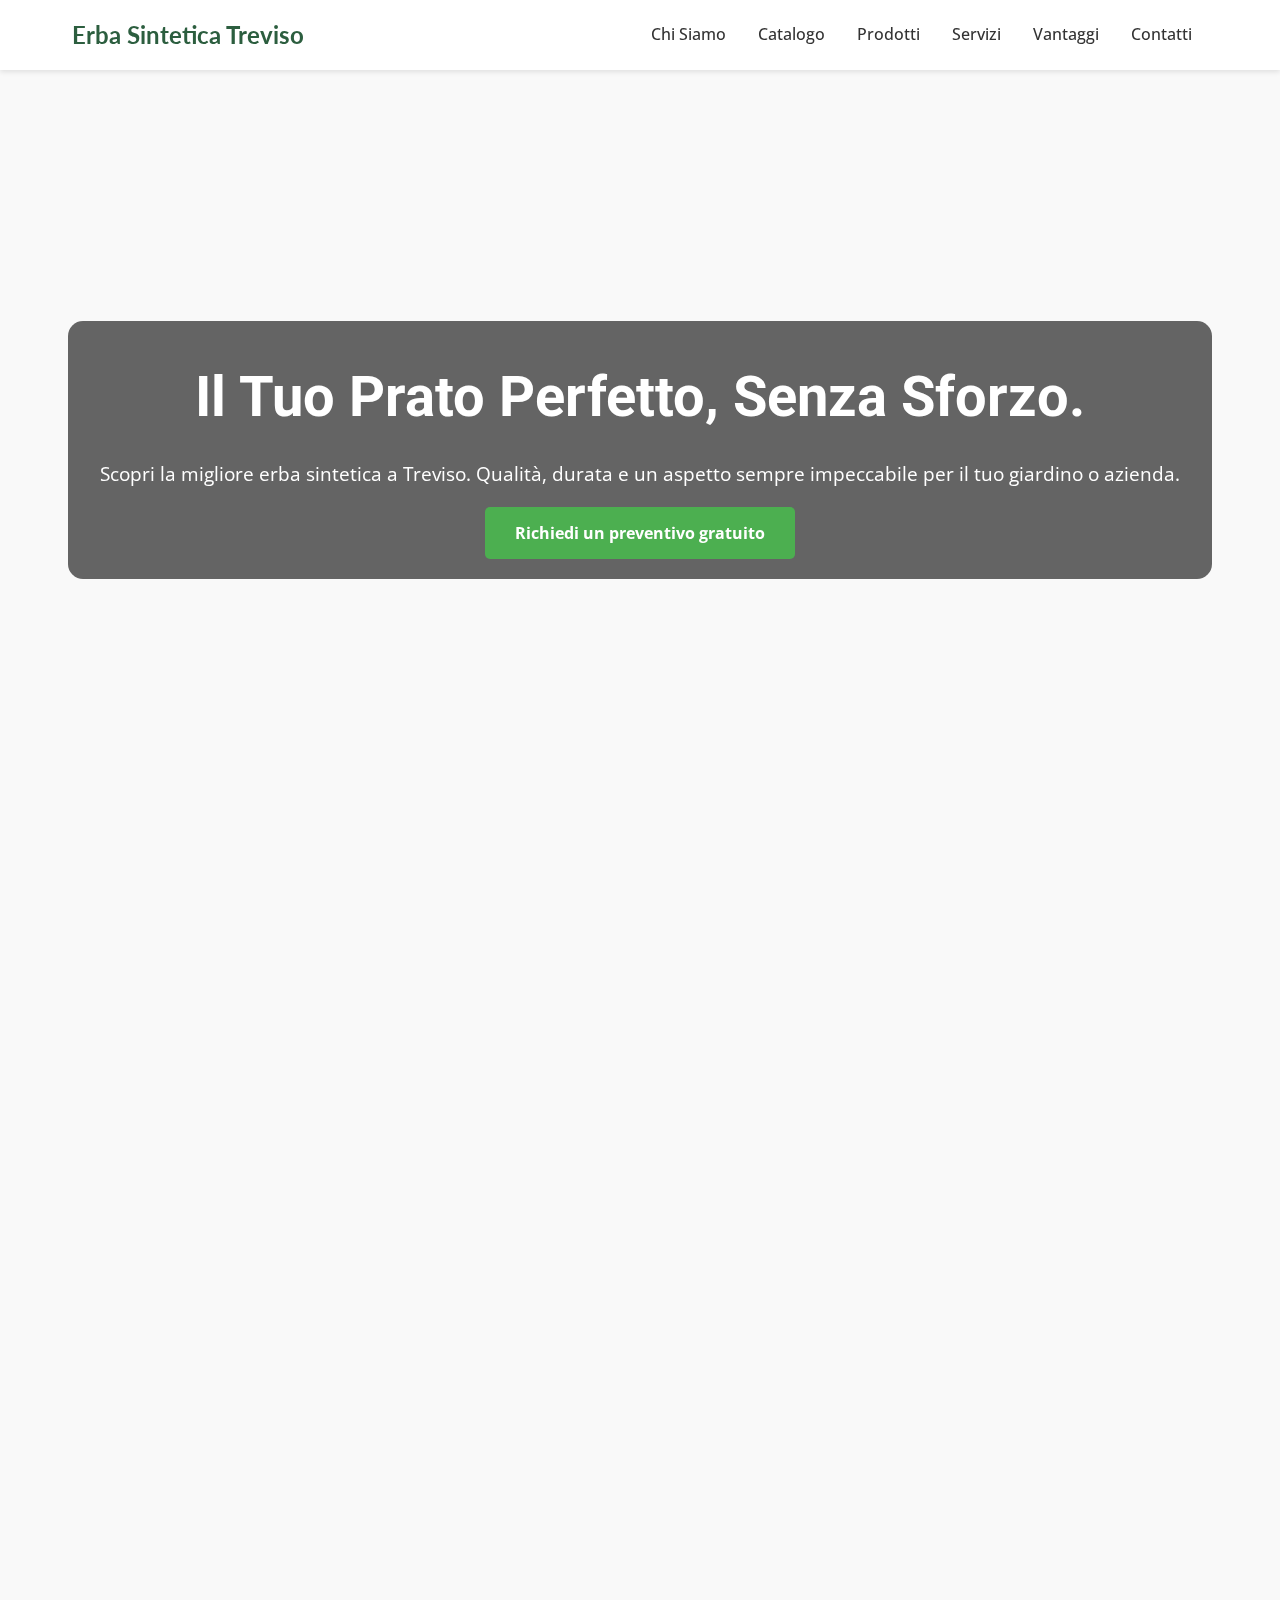
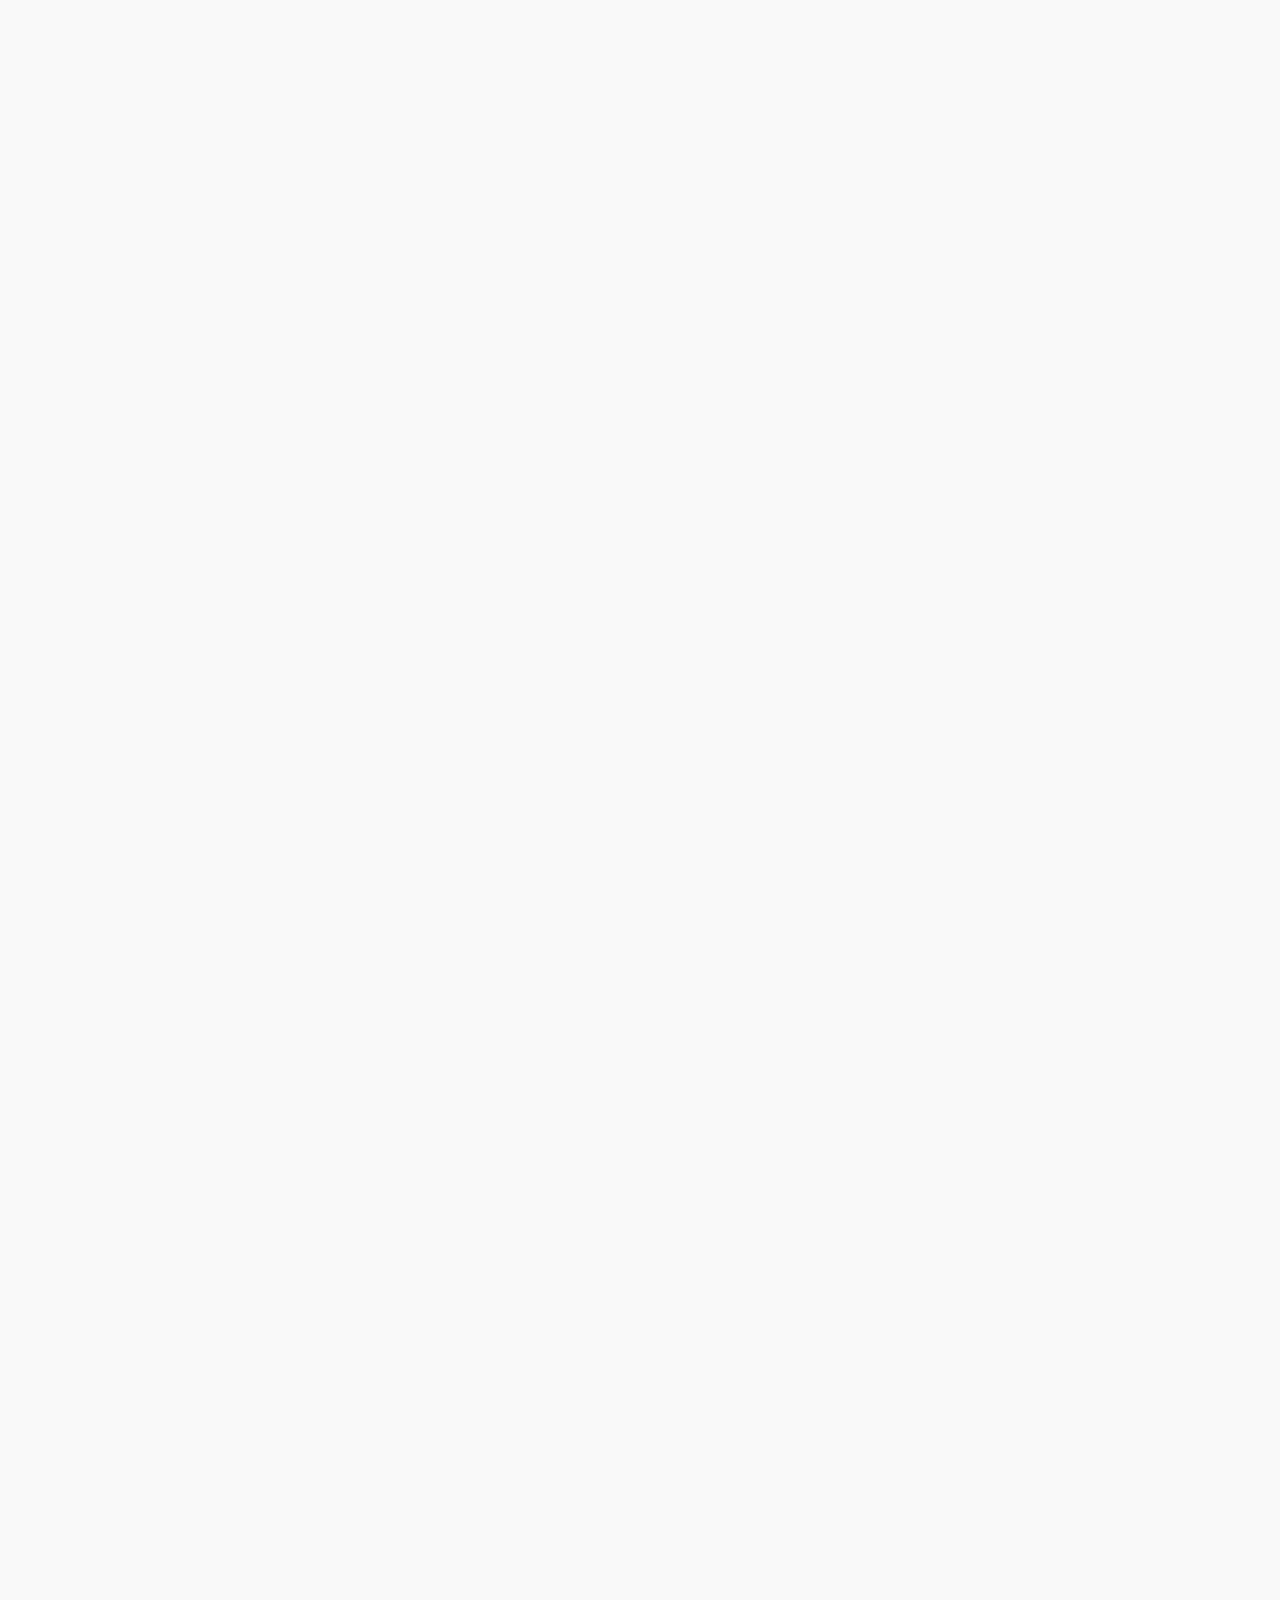
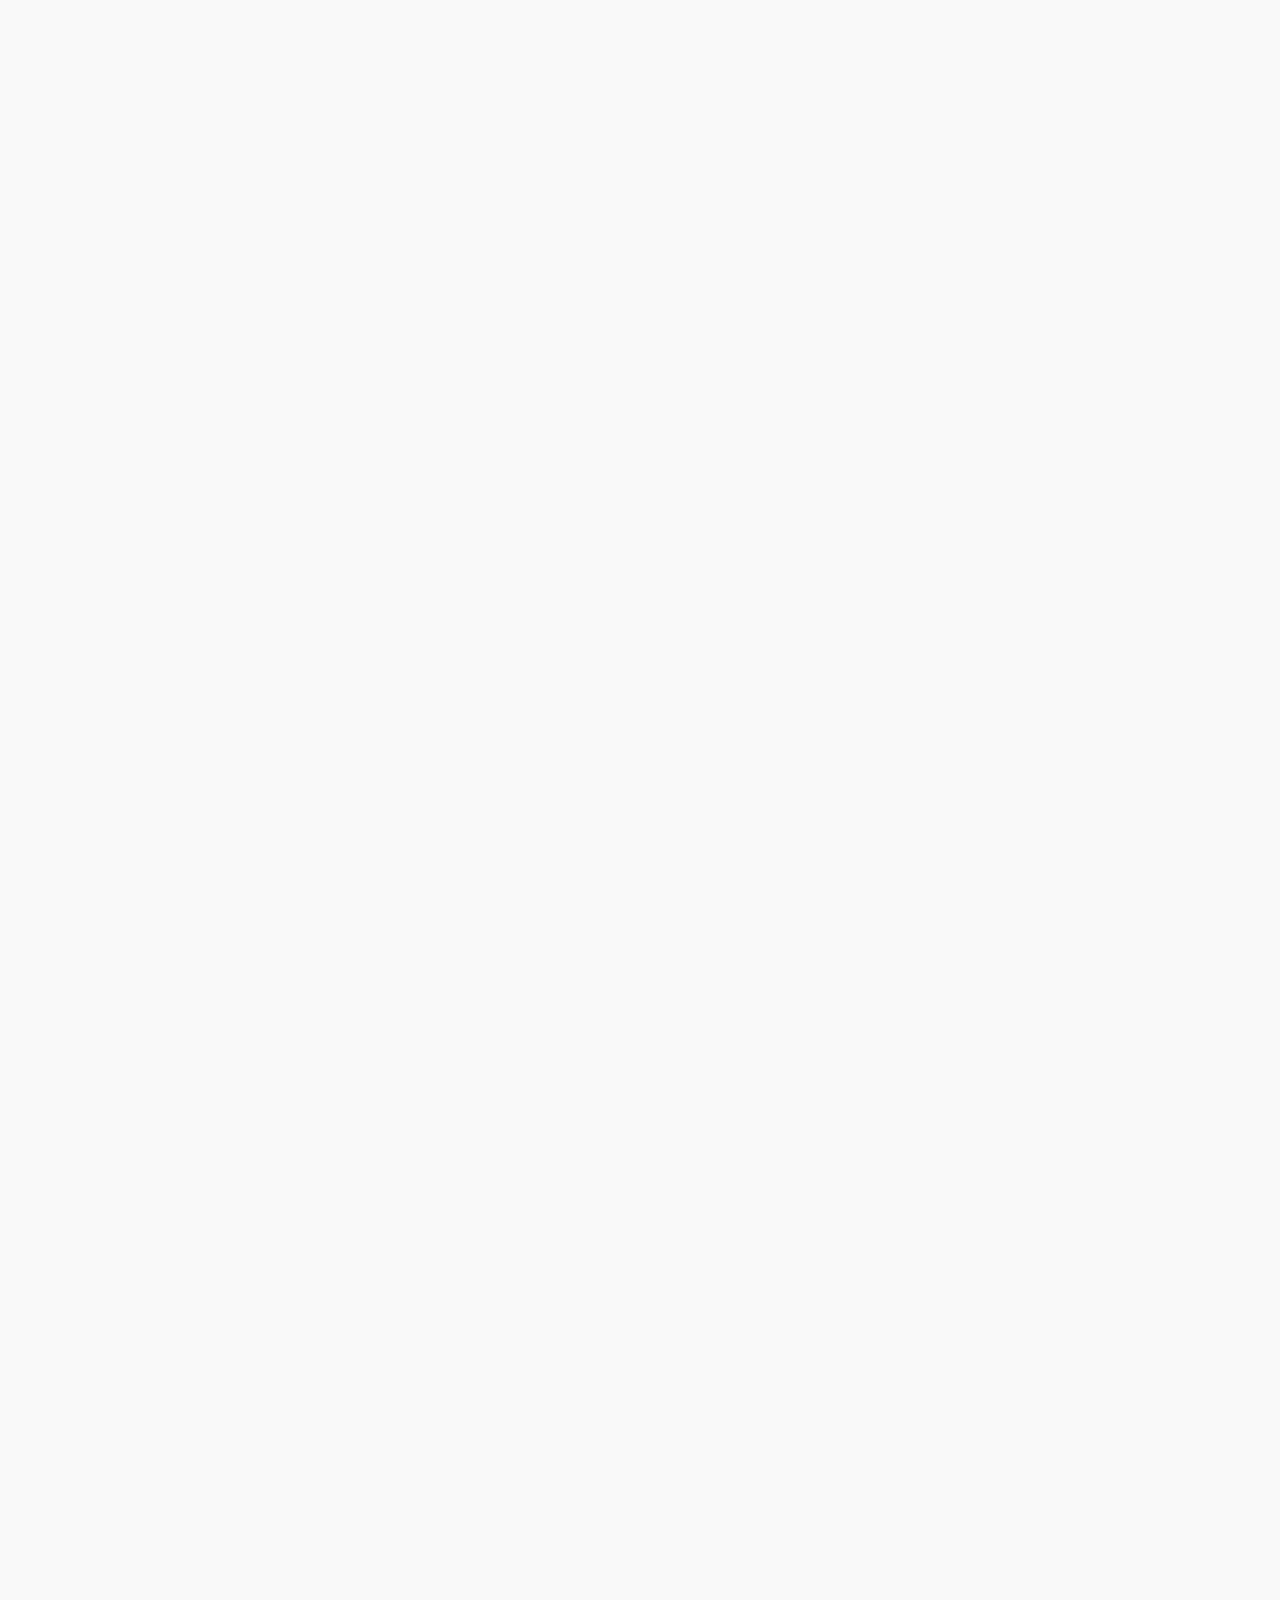
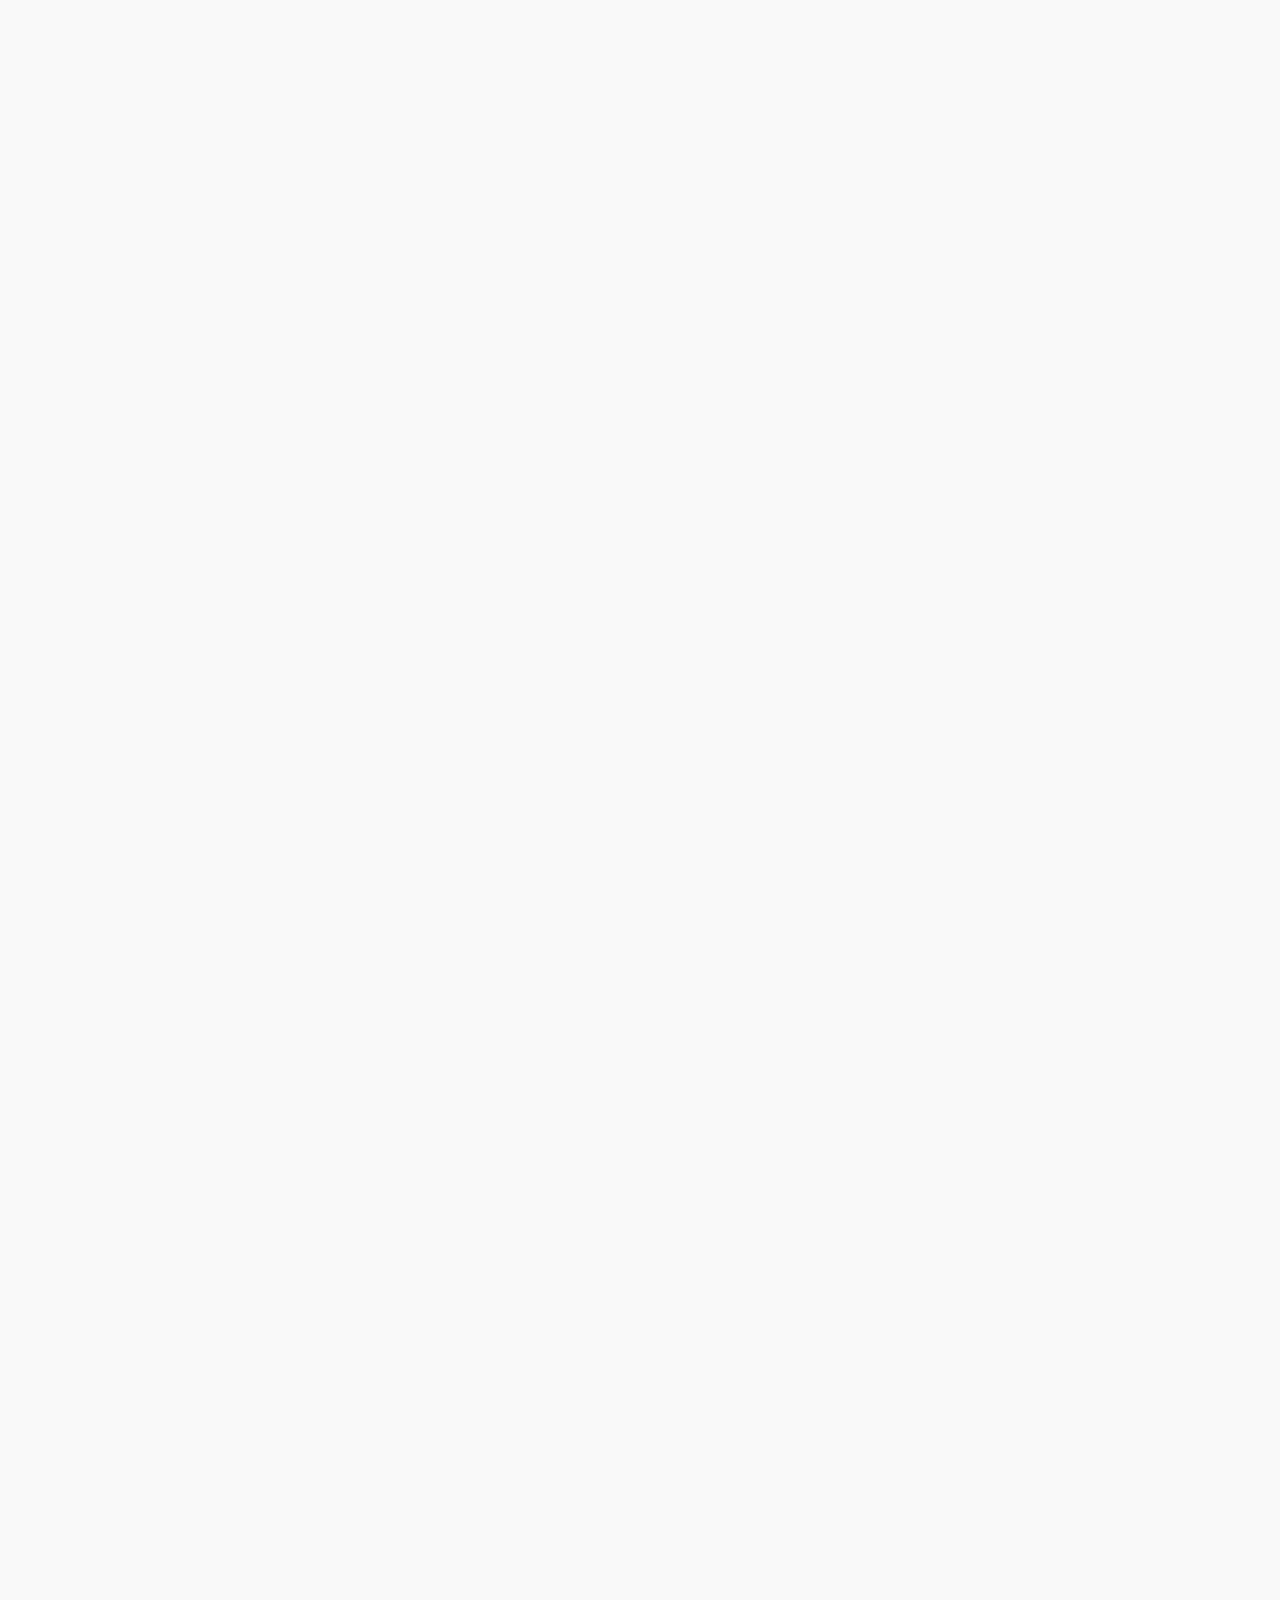
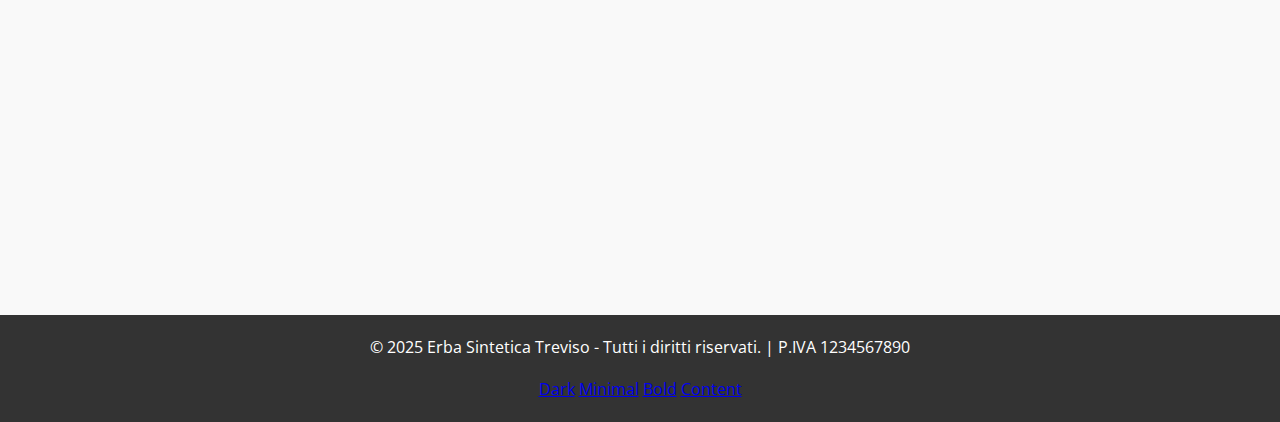
<file: index-old.html>
<!DOCTYPE html>
<html lang="it">
<head>
    <meta charset="UTF-8">
    <meta name="viewport" content="width=device-width, initial-scale=1.0">

    <!-- Meta Tags SEO Ottimizzati -->
    <title>Erba Sintetica Treviso | Vendita, Posa e Installazione Professionale</title>
    <meta name="description" content="Erba sintetica premium a Treviso e Veneto. Consulenza gratuita, posa professionale, garanzia 10 anni. 6 modelli da 25mm a 50mm. Preventivo immediato ☎️ 327 410 5610">
    <meta name="keywords" content="erba sintetica treviso, prato sintetico treviso, installazione erba sintetica treviso, posa prato sintetico treviso, erba artificiale treviso, vendita erba sintetica veneto, prato finto treviso, erba sintetica prezzi treviso">
    <meta name="author" content="Erba Sintetica Treviso">
    <meta name="robots" content="index, follow, max-image-preview:large, max-snippet:-1, max-video-preview:-1">
    <meta name="geo.region" content="IT-TV">
    <meta name="geo.placename" content="Treviso">
    <meta name="geo.position" content="45.6668;12.2430">
    <link rel="canonical" href="https://erbasintetica.netlify.app/">

    <!-- Open Graph / Facebook -->
    <meta property="og:type" content="website">
    <meta property="og:url" content="https://erbasintetica.netlify.app/">
    <meta property="og:title" content="Erba Sintetica Treviso | Vendita, Posa e Installazione Professionale">
    <meta property="og:description" content="Erba sintetica premium a Treviso. Consulenza gratuita, posa professionale, garanzia 10 anni. 6 modelli disponibili. Preventivo immediato!">
    <meta property="og:image" content="https://erbasintetica.netlify.app/images/hero/erba_sintetica_azienda1.webp">
    <meta property="og:locale" content="it_IT">
    <meta property="og:site_name" content="Erba Sintetica Treviso">

    <!-- Twitter Card -->
    <meta name="twitter:card" content="summary_large_image">
    <meta name="twitter:url" content="https://erbasintetica.netlify.app/">
    <meta name="twitter:title" content="Erba Sintetica Treviso | Vendita e Installazione">
    <meta name="twitter:description" content="Erba sintetica premium a Treviso. Consulenza gratuita, posa professionale, garanzia 10 anni. Preventivo immediato!">
    <meta name="twitter:image" content="https://erbasintetica.netlify.app/images/hero/erba_sintetica_azienda1.webp">

    <!-- Preconnect per Performance -->
    <link rel="preconnect" href="https://cdnjs.cloudflare.com" crossorigin>
    <link rel="dns-prefetch" href="https://cdnjs.cloudflare.com">

    <link rel="stylesheet" href="style/style.css">
    <link rel="stylesheet" href="https://cdnjs.cloudflare.com/ajax/libs/font-awesome/6.4.2/css/all.min.css">
    <!-- Schema.org LocalBusiness + GardenStore -->
    <script type="application/ld+json">
    {
      "@context": "https://schema.org",
      "@type": ["LocalBusiness", "GardenStore"],
      "name": "Erba Sintetica Treviso",
      "description": "Vendita, posa e installazione di erba sintetica premium a Treviso e provincia. Consulenza gratuita e garanzia 10 anni.",
      "image": [
        "https://erbasintetica.netlify.app/images/hero/erba_sintetica_azienda1.webp",
        "https://erbasintetica.netlify.app/images/hero/erba_sintetica_giardini1.webp",
        "https://erbasintetica.netlify.app/images/hero/erba_sintetica_terrazzi1.webp"
      ],
      "logo": "https://erbasintetica.netlify.app/images/hero/erba_sintetica_azienda1.webp",
      "@id": "https://erbasintetica.netlify.app/",
      "url": "https://erbasintetica.netlify.app/",
      "telephone": "+393274105610",
      "email": "info@erbasinteticatreviso.it",
      "priceRange": "€€",
      "address": {
        "@type": "PostalAddress",
        "streetAddress": "Treviso",
        "addressLocality": "Treviso",
        "addressRegion": "TV",
        "postalCode": "31100",
        "addressCountry": "IT"
      },
      "geo": {
        "@type": "GeoCoordinates",
        "latitude": "45.6668",
        "longitude": "12.2430"
      },
      "areaServed": [
        {
          "@type": "City",
          "name": "Treviso"
        },
        {
          "@type": "City",
          "name": "Mogliano Veneto"
        },
        {
          "@type": "City",
          "name": "Paese"
        },
        {
          "@type": "City",
          "name": "Villorba"
        },
        {
          "@type": "City",
          "name": "Castelfranco Veneto"
        }
      ],
      "openingHoursSpecification": [
        {
          "@type": "OpeningHoursSpecification",
          "dayOfWeek": [
            "Monday",
            "Tuesday",
            "Wednesday",
            "Thursday",
            "Friday"
          ],
          "opens": "09:00",
          "closes": "18:00"
        },
        {
          "@type": "OpeningHoursSpecification",
          "dayOfWeek": "Saturday",
          "opens": "09:00",
          "closes": "13:00"
        }
      ],
      "sameAs": [
        "https://www.facebook.com/erbasinteticatreviso",
        "https://www.instagram.com/erbasinteticatreviso"
      ],
      "hasOfferCatalog": {
        "@type": "OfferCatalog",
        "name": "Catalogo Erba Sintetica",
        "itemListElement": [
          {
            "@type": "Offer",
            "price": "40.00",
            "priceCurrency": "EUR",
            "priceSpecification": {
              "@type": "UnitPriceSpecification",
              "price": "40.00",
              "priceCurrency": "EUR",
              "referenceQuantity": {
                "@type": "QuantitativeValue",
                "value": "1",
                "unitCode": "MTK"
              }
            },
            "availability": "https://schema.org/InStock",
            "itemOffered": {
              "@type": "Product",
              "name": "Prato Sintetico Comfort 25mm",
              "description": "Erba sintetica economica ideale per balconi e terrazzi",
              "image": "https://erbasintetica.netlify.app/images/prodotti/erba_economy_25mm.jpg",
              "brand": {
                "@type": "Brand",
                "name": "Erba Sintetica Treviso"
              },
              "offers": {
                "@type": "Offer",
                "price": "40.00",
                "priceCurrency": "EUR",
                "availability": "https://schema.org/InStock",
                "priceValidUntil": "2025-12-31",
                "url": "https://erbasintetica.netlify.app/#catalogo",
                "shippingDetails": {
                  "@type": "OfferShippingDetails",
                  "shippingRate": {
                    "@type": "MonetaryAmount",
                    "value": "0",
                    "currency": "EUR"
                  },
                  "shippingDestination": {
                    "@type": "DefinedRegion",
                    "addressCountry": "IT"
                  },
                  "deliveryTime": {
                    "@type": "ShippingDeliveryTime",
                    "businessDays": {
                      "@type": "OpeningHoursSpecification",
                      "dayOfWeek": ["Monday", "Tuesday", "Wednesday", "Thursday", "Friday"]
                    }
                  }
                },
                "hasMerchantReturnPolicy": {
                  "@type": "MerchantReturnPolicy",
                  "applicableCountry": "IT",
                  "returnPolicyCategory": "https://schema.org/MerchantReturnNotPermitted",
                  "merchantReturnDays": 0
                }
              },
              "aggregateRating": {
                "@type": "AggregateRating",
                "ratingValue": "4.8",
                "reviewCount": "127"
              }
            }
          },
          {
            "@type": "Offer",
            "price": "47.00",
            "priceCurrency": "EUR",
            "priceSpecification": {
              "@type": "UnitPriceSpecification",
              "price": "47.00",
              "priceCurrency": "EUR",
              "referenceQuantity": {
                "@type": "QuantitativeValue",
                "value": "1",
                "unitCode": "MTK"
              }
            },
            "availability": "https://schema.org/InStock",
            "itemOffered": {
              "@type": "Product",
              "name": "Prato Sintetico Premium 35mm",
              "description": "Erba sintetica di alta qualità per giardini residenziali",
              "image": "https://erbasintetica.netlify.app/images/prodotti/erba_premium_45mm.jpg",
              "brand": {
                "@type": "Brand",
                "name": "Erba Sintetica Treviso"
              },
              "offers": {
                "@type": "Offer",
                "price": "47.00",
                "priceCurrency": "EUR",
                "availability": "https://schema.org/InStock",
                "priceValidUntil": "2025-12-31",
                "url": "https://erbasintetica.netlify.app/#catalogo",
                "shippingDetails": {
                  "@type": "OfferShippingDetails",
                  "shippingRate": {
                    "@type": "MonetaryAmount",
                    "value": "0",
                    "currency": "EUR"
                  },
                  "shippingDestination": {
                    "@type": "DefinedRegion",
                    "addressCountry": "IT"
                  },
                  "deliveryTime": {
                    "@type": "ShippingDeliveryTime",
                    "businessDays": {
                      "@type": "OpeningHoursSpecification",
                      "dayOfWeek": ["Monday", "Tuesday", "Wednesday", "Thursday", "Friday"]
                    }
                  }
                },
                "hasMerchantReturnPolicy": {
                  "@type": "MerchantReturnPolicy",
                  "applicableCountry": "IT",
                  "returnPolicyCategory": "https://schema.org/MerchantReturnNotPermitted",
                  "merchantReturnDays": 0
                }
              },
              "aggregateRating": {
                "@type": "AggregateRating",
                "ratingValue": "4.9",
                "reviewCount": "94"
              }
            }
          },
          {
            "@type": "Offer",
            "price": "53.00",
            "priceCurrency": "EUR",
            "priceSpecification": {
              "@type": "UnitPriceSpecification",
              "price": "53.00",
              "priceCurrency": "EUR",
              "referenceQuantity": {
                "@type": "QuantitativeValue",
                "value": "1",
                "unitCode": "MTK"
              }
            },
            "availability": "https://schema.org/InStock",
            "itemOffered": {
              "@type": "Product",
              "name": "Prato Sintetico Luxury 50mm",
              "description": "Erba sintetica premium ultra realistica per ville di lusso",
              "image": "https://erbasintetica.netlify.app/images/prodotti/erba_lusso_50mm.jpg",
              "brand": {
                "@type": "Brand",
                "name": "Erba Sintetica Treviso"
              },
              "offers": {
                "@type": "Offer",
                "price": "53.00",
                "priceCurrency": "EUR",
                "availability": "https://schema.org/InStock",
                "priceValidUntil": "2025-12-31",
                "url": "https://erbasintetica.netlify.app/#catalogo",
                "shippingDetails": {
                  "@type": "OfferShippingDetails",
                  "shippingRate": {
                    "@type": "MonetaryAmount",
                    "value": "0",
                    "currency": "EUR"
                  },
                  "shippingDestination": {
                    "@type": "DefinedRegion",
                    "addressCountry": "IT"
                  },
                  "deliveryTime": {
                    "@type": "ShippingDeliveryTime",
                    "businessDays": {
                      "@type": "OpeningHoursSpecification",
                      "dayOfWeek": ["Monday", "Tuesday", "Wednesday", "Thursday", "Friday"]
                    }
                  }
                },
                "hasMerchantReturnPolicy": {
                  "@type": "MerchantReturnPolicy",
                  "applicableCountry": "IT",
                  "returnPolicyCategory": "https://schema.org/MerchantReturnNotPermitted",
                  "merchantReturnDays": 0
                }
              },
              "aggregateRating": {
                "@type": "AggregateRating",
                "ratingValue": "5.0",
                "reviewCount": "68"
              }
            }
          }
        ]
      }
    }
    </script>
</head>
<body>

    <header>
        <nav>
            <div class="logo">
                <a href="#">Erba Sintetica Treviso</a>
            </div>
            <ul class="nav-links">
                <li><a href="#chi-siamo">Chi Siamo</a></li>
                <li><a href="#catalogo-prodotti">Catalogo</a></li>
                <li><a href="#prodotti">Prodotti</a></li>
                <li><a href="#servizi">Servizi</a></li>
                <li><a href="#vantaggi">Vantaggi</a></li>
          
                <li><a href="#contatti">Contatti</a></li>
            </ul>
            <div class="burger">
                <div class="line1"></div>
                <div class="line2"></div>
                <div class="line3"></div>
            </div>
        </nav>
    </header>

    <main>
        <section id="hero">
            <div class="hero-carousel">
                <img src="images/hero/erba_sintetica_golf.jpg" alt="Erba sintetica per aziende">
                <img src="images/hero/erba_sintetica_calcio.webp" alt="Erba sintetica per campo da calcio">
                <img src="images/hero/erba_sintetica_azienda3.jpg" alt="Erba sintetica per hotel">
            </div>
            <div class="hero-content">
                <h1>Il Tuo Prato Perfetto, Senza Sforzo.</h1>
                <p>Scopri la migliore erba sintetica a Treviso. Qualità, durata e un aspetto sempre impeccabile per il tuo giardino o azienda.</p>
                <a href="#contatti" class="cta-button">Richiedi un preventivo gratuito</a>
            </div>
        </section>

        <section id="chi-siamo" class="fade-in">
            <div class="container">
                <h2>Leader nel Settore</h2>
                <p>Siamo leader nella fornitura e installazione di <strong>erba sintetica a Treviso</strong> e in tutto il Veneto. La nostra passione per il verde e l'innovazione ci guida nella selezione dei migliori prodotti di <strong>prato sintetico</strong> sul mercato, per offrirti soluzioni estetiche, funzionali e durature. Il nostro team di esperti è a tua disposizione per consigliarti e seguirti in ogni fase del progetto, dalla scelta del prato alla <strong>posa in opera del tuo nuovo giardino sintetico a Treviso</strong>.</p>
            </div>
        </section>

        <section id="catalogo-prodotti" class="fade-in">
            <div class="container">
                <h2>I Nostri Modelli di Erba Sintetica</h2>
                <p class="section-subtitle">Scopri la nostra selezione di erba sintetica di alta qualità. Ogni modello è stato scelto per garantire massima durabilità, estetica naturale e comfort.</p>

                <div class="catalogo-grid">
                    <!-- Prodotto 1: DMX8290 - Premium 45mm -->
                    <div class="catalogo-card">
                        <div class="catalogo-image">
                            <img src="images/prodotti/erba_premium_45mm.jpg" alt="Erba sintetica premium 45mm per giardini" loading="lazy" width="400" height="300">
                            <div class="catalogo-badge">Premium</div>
                        </div>
                        <div class="catalogo-content">
                            <h3>Modello Premium 45mm</h3>
                            <p class="catalogo-description">Il top di gamma per giardini residenziali. Morbida, lussuosa e incredibilmente realistica.</p>
                            <div class="catalogo-specs">
                                <div class="spec-item">
                                    <i class="fas fa-ruler-vertical"></i>
                                    <span><strong>Altezza:</strong> 45mm</span>
                                </div>
                                <div class="spec-item">
                                    <i class="fas fa-layer-group"></i>
                                    <span><strong>Densità:</strong> 16.800/mq</span>
                                </div>
                                <div class="spec-item">
                                    <i class="fas fa-weight-hanging"></i>
                                    <span><strong>Peso:</strong> 2.7 kg/mq</span>
                                </div>
                                <div class="spec-item">
                                    <i class="fas fa-leaf"></i>
                                    <span><strong>Materiale:</strong> PE + PP</span>
                                </div>
                            </div>
                            <div class="catalogo-applications">
                                <strong>Ideale per:</strong> Giardini residenziali, aree relax, bordi piscina
                            </div>
                        </div>
                    </div>

                    <!-- Prodotto 2: DM8366 - Lusso 50mm -->
                    <div class="catalogo-card">
                        <div class="catalogo-image">
                            <img src="images/prodotti/erba_lusso_50mm.jpg" alt="Erba sintetica lusso 50mm per giardini" loading="lazy" width="400" height="300">
                             <div class="catalogo-badge">Premium</div>
                        </div>
                        <div class="catalogo-content">
                            <h3>Modello Lusso 50mm</h3>
                            <p class="catalogo-description">Massimo comfort e morbidezza. Perfetta per famiglie con bambini e animali domestici.</p>
                            <div class="catalogo-specs">
                                <div class="spec-item">
                                    <i class="fas fa-ruler-vertical"></i>
                                    <span><strong>Altezza:</strong> 50mm</span>
                                </div>
                                <div class="spec-item">
                                    <i class="fas fa-layer-group"></i>
                                    <span><strong>Densità:</strong> 18.900/mq</span>
                                </div>
                                <div class="spec-item">
                                    <i class="fas fa-weight-hanging"></i>
                                    <span><strong>Peso:</strong> 3.5 kg/mq</span>
                                </div>
                                <div class="spec-item">
                                    <i class="fas fa-leaf"></i>
                                    <span><strong>Materiale:</strong> PE + PP</span>
                                </div>
                            </div>
                            <div class="catalogo-applications">
                                <strong>Ideale per:</strong> Famiglie con bambini, aree gioco, pet-friendly
                            </div>
                        </div>
                    </div>

                    <!-- Prodotto 3: DMPG170 - Economy 25mm -->
                    <div class="catalogo-card">
                        <div class="catalogo-image">
                            <img src="images/prodotti/erba_economy_25mm.jpg" alt="Erba sintetica economica 25mm per terrazzi" loading="lazy" width="400" height="300">
                            <div class="catalogo-badge economy">Economy</div>
                        </div>
                        <div class="catalogo-content">
                            <h3>Modello Economy 25mm</h3>
                            <p class="catalogo-description">Soluzione economica senza compromessi sulla qualità. Perfetta per terrazzi e balconi.</p>
                            <div class="catalogo-specs">
                                <div class="spec-item">
                                    <i class="fas fa-ruler-vertical"></i>
                                    <span><strong>Altezza:</strong> 25mm</span>
                                </div>
                                <div class="spec-item">
                                    <i class="fas fa-layer-group"></i>
                                    <span><strong>Densità:</strong> 16.800/mq</span>
                                </div>
                                <div class="spec-item">
                                    <i class="fas fa-weight-hanging"></i>
                                    <span><strong>Peso:</strong> 2.2 kg/mq</span>
                                </div>
                                <div class="spec-item">
                                    <i class="fas fa-leaf"></i>
                                    <span><strong>Materiale:</strong> PE + PP</span>
                                </div>
                            </div>
                            <div class="catalogo-applications">
                                <strong>Ideale per:</strong> Terrazzi, balconi, piccole aree verdi
                            </div>
                        </div>
                    </div>

                    <!-- Prodotto 4: DMPGCP - Standard 30mm -->
                    <div class="catalogo-card">
                        <div class="catalogo-image">
                            <img src="images/prodotti/erba_standard_30mm.jpg" alt="Erba sintetica standard 30mm per bordi piscina" loading="lazy" width="400" height="300">
                            <div class="catalogo-badge standard">Standard</div>
                        </div>
                        <div class="catalogo-content">
                            <h3>Modello Standard 30mm</h3>
                            <p class="catalogo-description">Il perfetto equilibrio tra qualità e convenienza. Versatile per ogni esigenza.</p>
                            <div class="catalogo-specs">
                                <div class="spec-item">
                                    <i class="fas fa-ruler-vertical"></i>
                                    <span><strong>Altezza:</strong> 30mm</span>
                                </div>
                                <div class="spec-item">
                                    <i class="fas fa-layer-group"></i>
                                    <span><strong>Densità:</strong> 16.800/mq</span>
                                </div>
                                <div class="spec-item">
                                    <i class="fas fa-weight-hanging"></i>
                                    <span><strong>Peso:</strong> 2.0 kg/mq</span>
                                </div>
                                <div class="spec-item">
                                    <i class="fas fa-leaf"></i>
                                    <span><strong>Materiale:</strong> PE + PP</span>
                                </div>
                            </div>
                            <div class="catalogo-applications">
                                <strong>Ideale per:</strong> Uso residenziale, aree commerciali, bordi piscina
                            </div>
                        </div>
                    </div>

                    <!-- Prodotto 5: DTPC3 - Sport Blu 15mm -->
                    <div class="catalogo-card">
                        <div class="catalogo-image">
                            <img src="images/prodotti/erba_sport_15mm.jpeg" alt="Erba sintetica sportiva blu 15mm" loading="lazy" width="400" height="300">
                            <div class="catalogo-badge sport">Sport</div>
                        </div>
                        <div class="catalogo-content">
                            <h3>Modello Sport Blu 15mm</h3>
                            <p class="catalogo-description">Progettata per impianti sportivi. Alta densità e resistenza all'usura intensiva.</p>
                            <div class="catalogo-specs">
                                <div class="spec-item">
                                    <i class="fas fa-ruler-vertical"></i>
                                    <span><strong>Altezza:</strong> 15mm</span>
                                </div>
                                <div class="spec-item">
                                    <i class="fas fa-layer-group"></i>
                                    <span><strong>Densità:</strong> 63.000/mq</span>
                                </div>
                                <div class="spec-item">
                                    <i class="fas fa-weight-hanging"></i>
                                    <span><strong>Peso:</strong> 3.0 kg/mq</span>
                                </div>
                                <div class="spec-item">
                                    <i class="fas fa-leaf"></i>
                                    <span><strong>Materiale:</strong> PE Premium</span>
                                </div>
                            </div>
                            <div class="catalogo-applications">
                                <strong>Ideale per:</strong> Campi sportivi, tennis, paddle, aree multisport
                            </div>
                        </div>
                    </div>

                    <!-- Prodotto 6: W8568 - Economy 50mm -->
                    <div class="catalogo-card">
                        <div class="catalogo-image">
                            <img src="images/prodotti/erba_professional_50mm.jpg" alt="Erba sintetica professionale 50mm per aziende" loading="lazy" width="400" height="300">
                            <div class="catalogo-badge economy">economy</div>
                        </div>
                        <div class="catalogo-content">
                            <h3>Modello Professionale 50mm</h3>
                            <p class="catalogo-description">Per grandi superfici e uso commerciale. Eccellente rapporto qualità-prezzo per progetti importanti.</p>
                            <div class="catalogo-specs">
                                <div class="spec-item">
                                    <i class="fas fa-ruler-vertical"></i>
                                    <span><strong>Altezza:</strong> 50mm</span>
                                </div>
                                <div class="spec-item">
                                    <i class="fas fa-layer-group"></i>
                                    <span><strong>Densità:</strong> 10.050/mq</span>
                                </div>
                                <div class="spec-item">
                                    <i class="fas fa-weight-hanging"></i>
                                    <span><strong>Peso:</strong> 2.2 kg/mq</span>
                                </div>
                                <div class="spec-item">
                                    <i class="fas fa-leaf"></i>
                                    <span><strong>Materiale:</strong> PE Premium</span>
                                </div>
                            </div>
                            <div class="catalogo-applications">
                                <strong>Ideale per:</strong> Aziende, hotel, grandi giardini, aree eventi
                            </div>
                        </div>
                    </div>
                </div>

                <div class="catalogo-cta">
                    <p>Non sai quale modello scegliere? Contattaci per una consulenza gratuita!</p>
                    <a href="#contatti" class="cta-button">Richiedi Consulenza</a>
                </div>
            </div>
        </section>

        <!-- Calcolatore Risparmio -->
        <section id="calcolatore-risparmio" class="savings-section fade-in">
            <div class="container">
                <div class="savings-calculator">
                    <h2>💰 Calcola il Tuo Risparmio Annuale</h2>
                    <p class="savings-subtitle">Scopri quanto risparmi passando all'erba sintetica!</p>

                    <div class="calculator-input">
                        <label for="garden-size">Dimensione del tuo giardino:</label>
                        <div class="slider-container">
                            <input type="range" min="10" max="200" value="50" id="garden-size" class="size-slider">
                            <span class="size-display"><span id="size-value">50</span> mq</span>
                        </div>
                    </div>

                    <div class="savings-results">
                        <div class="saving-card">
                            <div class="saving-icon">💧</div>
                            <div class="saving-content">
                                <div class="saving-label">Acqua Risparmiata</div>
                                <div class="saving-value"><span id="water-saved">7,500</span> litri/anno</div>
                                <div class="saving-detail">Equivalente a 50 docce!</div>
                            </div>
                        </div>

                        <div class="saving-card">
                            <div class="saving-icon">⏰</div>
                            <div class="saving-content">
                                <div class="saving-label">Tempo Risparmiato</div>
                                <div class="saving-value"><span id="time-saved">75</span> ore/anno</div>
                                <div class="saving-detail">Niente più taglio erba!</div>
                            </div>
                        </div>

                        <div class="saving-card">
                            <div class="saving-icon">💶</div>
                            <div class="saving-content">
                                <div class="saving-label">Risparmio Economico</div>
                                <div class="saving-value">€<span id="money-saved">400</span>/anno</div>
                                <div class="saving-detail">Acqua + manutenzione + concime</div>
                            </div>
                        </div>
                    </div>

                    <div class="total-savings-box">
                        <div class="total-icon">🎉</div>
                        <div class="total-content">
                            <div class="total-label">Risparmio Totale in 10 Anni</div>
                            <div class="total-value">€<span id="total-savings">4,000</span></div>
                            <div class="total-detail">L'erba sintetica si ripaga da sola in pochi anni!</div>
                        </div>
                    </div>

                    <div class="calculator-cta">
                        <p>Vuoi un calcolo personalizzato per il tuo progetto?</p>
                        <a href="#contatti" class="cta-button cta-pulse">Richiedi Preventivo Gratuito</a>
                    </div>
                </div>
            </div>
        </section>

        <section id="prodotti-realizzazioni" class="fade-in">
            <div class="container">
                <h2>Le Nostre Realizzazioni</h2>
                <p class="section-subtitle">Scopri i nostri progetti completati e la qualità del nostro lavoro</p>

                <div class="carousel-container">
                    <!-- Carousel Wrapper -->
                    <div class="carousel-track-container">
                        <div class="carousel-track">
                            <!-- Slide 1 - Giardini -->
                            <div class="carousel-slide active">
                                <div class="carousel-content">
                                    <div class="carousel-image">
                                        <img src="images/realizzazioni/erba_sintetica_giardini.jpg" alt="Giardino con erba sintetica a Treviso" loading="lazy" width="600" height="400">
                                    </div>
                                    <div class="carousel-text">
                                        <h3>Erba Sintetica per Giardini</h3>
                                        <p>La nostra <strong>erba sintetica per giardini</strong> è morbida, realistica e resistente. Ideale per giardini privati, aree giochi e bordi piscina. Goditi un prato sempre verde senza il bisogno di irrigare, tagliare o concimare.</p>
                                        <div class="carousel-features">
                                            <span><i class="fas fa-check-circle"></i> Sempre verde</span>
                                            <span><i class="fas fa-check-circle"></i> Zero manutenzione</span>
                                            <span><i class="fas fa-check-circle"></i> Pet-friendly</span>
                                        </div>
                                    </div>
                                </div>
                            </div>

                            <!-- Slide 2 - Terrazzi -->
                            <div class="carousel-slide">
                                <div class="carousel-content">
                                    <div class="carousel-image">
                                        <img src="images/realizzazioni/erba_sintetica_terrazzi.webp" alt="Terrazzo con erba sintetica a Treviso" loading="lazy" width="600" height="400">
                                    </div>
                                    <div class="carousel-text">
                                        <h3>Erba Sintetica per Terrazzi</h3>
                                        <p>Trasforma il tuo terrazzo o balcone in un'accogliente area verde con la nostra <strong>erba sintetica per terrazzi a Treviso</strong>. I nostri manti a pelo corto sono facili da pulire e perfetti per dare un tocco di natura ai tuoi spazi esterni.</p>
                                        <div class="carousel-features">
                                            <span><i class="fas fa-check-circle"></i> Facile installazione</span>
                                            <span><i class="fas fa-check-circle"></i> Drenaggio ottimale</span>
                                            <span><i class="fas fa-check-circle"></i> Resistente UV</span>
                                        </div>
                                    </div>
                                </div>
                            </div>

                            <!-- Slide 3 - Aziende -->
                            <div class="carousel-slide">
                                <div class="carousel-content">
                                    <div class="carousel-image">
                                        <img src="images/realizzazioni/erba_sintetica_azienda.jpg" alt="Azienda con erba sintetica a Treviso" loading="lazy" width="600" height="400">
                                    </div>
                                    <div class="carousel-text">
                                        <h3>Erba Sintetica per Aziende</h3>
                                        <p>Valorizza l'immagine della tua azienda con un'area verde sempre curata. La nostra <strong>erba sintetica per aziende a Treviso</strong> è ideale per showroom, eventi, ristoranti e hotel. Un biglietto da visita impeccabile a bassa manutenzione.</p>
                                        <div class="carousel-features">
                                            <span><i class="fas fa-check-circle"></i> Immagine professionale</span>
                                            <span><i class="fas fa-check-circle"></i> Alta resistenza</span>
                                            <span><i class="fas fa-check-circle"></i> Costi ridotti</span>
                                        </div>
                                    </div>
                                </div>
                            </div>

                            <!-- Slide 4 - Piscina -->
                            <div class="carousel-slide">
                                <div class="carousel-content">
                                    <div class="carousel-image">
                                        <img src="images/realizzazioni/erba_sintetica_piscina.jpg" alt="Bordo piscina in erba sintetica" loading="lazy" width="600" height="400">
                                    </div>
                                    <div class="carousel-text">
                                        <h3>Bordi Piscina</h3>
                                        <p>Crea un'area relax perfetta intorno alla tua piscina. La nostra erba sintetica è <strong>resistente al cloro</strong>, non scivola e rimane fresca anche sotto il sole. Ideale per camminare a piedi nudi.</p>
                                        <div class="carousel-features">
                                            <span><i class="fas fa-check-circle"></i> Anti-scivolo</span>
                                            <span><i class="fas fa-check-circle"></i> Resistente al cloro</span>
                                            <span><i class="fas fa-check-circle"></i> Drena velocemente</span>
                                        </div>
                                    </div>
                                </div>
                            </div>

                            <!-- Slide 5 - Area Giochi -->
                            <div class="carousel-slide">
                                <div class="carousel-content">
                                    <div class="carousel-image">
                                        <img src="images/realizzazioni/erba_sintetica_area_giochi_colorata.jpg" alt="Area giochi per bambini" loading="lazy" width="600" height="400">
                                    </div>
                                    <div class="carousel-text">
                                        <h3>Aree Gioco Bambini</h3>
                                        <p>Sicurezza e divertimento per i tuoi bambini. La nostra erba sintetica <strong>ammortizza le cadute</strong> ed è certificata per aree gioco. Morbida, igienica e sempre pulita.</p>
                                        <div class="carousel-features">
                                            <span><i class="fas fa-check-circle"></i> Sicura per bambini</span>
                                            <span><i class="fas fa-check-circle"></i> Ammortizzante</span>
                                            <span><i class="fas fa-check-circle"></i> Certificata</span>
                                        </div>
                                    </div>
                                </div>
                            </div>

                            <!-- Slide 6 - Campi Sportivi -->
                            <div class="carousel-slide">
                                <div class="carousel-content">
                                    <div class="carousel-image">
                                        <img src="images/realizzazioni/campo_da_tennis.jpg" alt="Campo sportivo in erba sintetica" loading="lazy" width="600" height="400">
                                    </div>
                                    <div class="carousel-text">
                                        <h3>Campi Sportivi</h3>
                                        <p>Erba sintetica professionale per <strong>campi da calcio, tennis, paddle</strong> e altri sport. Alta densità, resistenza all'usura e performance professionali.</p>
                                        <div class="carousel-features">
                                            <span><i class="fas fa-check-circle"></i> Prestazioni pro</span>
                                            <span><i class="fas fa-check-circle"></i> Ultra resistente</span>
                                            <span><i class="fas fa-check-circle"></i> Omologata</span>
                                        </div>
                                    </div>
                                </div>
                            </div>
                        </div>
                    </div>

                    <!-- Navigation Controls -->
                    <button class="carousel-btn carousel-btn-prev" aria-label="Precedente">
                        <i class="fas fa-chevron-left"></i>
                    </button>
                    <button class="carousel-btn carousel-btn-next" aria-label="Successivo">
                        <i class="fas fa-chevron-right"></i>
                    </button>

                    <!-- Indicators -->
                    <div class="carousel-indicators">
                        <button class="indicator active" data-slide="0"></button>
                        <button class="indicator" data-slide="1"></button>
                        <button class="indicator" data-slide="2"></button>
                        <button class="indicator" data-slide="3"></button>
                        <button class="indicator" data-slide="4"></button>
                        <button class="indicator" data-slide="5"></button>
                    </div>
                </div>
            </div>
        </section>

        <section id="servizi" class="fade-in">
            <div class="container">
                <h2>I Nostri Servizi</h2>
                <ul>
                    <li><i class="fas fa-check"></i> Sopralluogo e preventivo gratuito e senza impegno per la tua <strong> erba sintetica a Treviso</strong>.</li>
                    <li><i class="fas fa-check"></i> Consulenza personalizzata per la scelta del prodotto più adatto alle tue esigenze.</li>
                    <li><i class="fas fa-check"></i> Preparazione del terreno e smaltimento del vecchio prato.</li>
                    <li><i class="fas fa-check"></i> <strong>Posa in opera professionale</strong> a regola d'arte del tuo <strong>prato sintetico a Treviso</strong>.</li>
                    <li><i class="fas fa-check"></i> Assistenza post-vendita e garanzia sui prodotti.</li>
                    <li><i class="fas fa-check"></i> Progettazione del tuo prato </li>
                </ul>
            </div>
        </section>

        <section id="vantaggi" class="fade-in">
            <div class="container">
                <h2>Perché Scegliere l'Erba Sintetica?</h2>
                <div class="vantaggi-grid">
                    <div class="vantaggio">
                        <i class="fas fa-leaf"></i>
                        <h3>Sempre Verde</h3>
                        <p>Il tuo giardino apparirà perfetto in ogni stagione, con qualsiasi condizione climatica.</p>
                    </div>
                    <div class="vantaggio">
                        <i class="fas fa-tint-slash"></i>
                        <h3>Risparmio Idrico</h3>
                        <p>Dimentica l'irrigazione. Riduci i consumi e aiuta l'ambiente.</p>
                    </div>
                    <div class="vantaggio">
                        <i class="fas fa-cut"></i>
                        <h3>Zero Manutenzione</h3>
                        <p>Niente più tagli, concimazioni o trattamenti. Goditi il tuo tempo libero.</p>
                    </div>
                    <div class="vantaggio">
                        <i class="fas fa-paw"></i>
                        <h3>Ideale per Animali</h3>
                        <p>Resistente, igienica e facile da pulire. I tuoi amici a quattro zampe la adoreranno.</p>
                    </div>
                </div>
            </div>
        </section>


        <section id="contatti" class="fade-in">
            <div class="container">
                <h2>Contattaci</h2>
                <p>Siamo a tua disposizione per un sopralluogo e un preventivo gratuito per la tua <strong>erba sintetica a Treviso</strong> e regione. Compila il form o chiamaci per trasformare il tuo spazio verde con il nostro <strong>prato sintetico</strong>.</p>
                <div class="contatti-wrapper">
                    <div class="contatti-form">
                        <form action="https://api.web3forms.com/submit" method="POST" id="contact-form">
                            <!-- Web3Forms Access Key -->
                            <input type="hidden" name="access_key" value="120ef181-e245-4536-b241-c1ccc751d471">

                            <!-- Honeypot Spam Protection -->
                            <input type="checkbox" name="botcheck" class="hidden" style="display: none;">

                            <!-- Custom Subject -->
                            <input type="hidden" name="subject" value="Nuova Richiesta dal Sito Erba Sintetica">

                            <!-- Redirect after submission (opzionale) -->
                            <input type="hidden" name="redirect" value="false">

                            <input type="text" name="name" placeholder="Il tuo nome" required>
                            <input type="email" name="email" placeholder="La tua email" required>
                            <input type="tel" name="phone" placeholder="Il tuo telefono (opzionale)">
                            <textarea name="message" placeholder="Il tuo messaggio" required></textarea>
                            <button type="submit" class="cta-button">Invia Richiesta</button>
                        </form>
                    </div>
                    <div class="contatti-info">
                        <h3>Erba Sintetica Treviso</h3>
                        <p><i class="fas fa-map-marker-alt"></i> 31100 Treviso (TV)</p>
                        <p><i class="fas fa-phone"></i> <a href="tel:+390422123456">+39 3274105610</a></p>
                        <p><i class="fas fa-envelope"></i> <a href="mailto:info@erbasinteticatreviso.it">info@erbasinteticatreviso.it</a></p>
                    </div>
                </div>
            </div>
        </section>
    </main>

    <footer>
        <div class="container">
            <p>&copy; 2025 Erba Sintetica Treviso - Tutti i diritti riservati. | P.IVA 1234567890</p>

            <!-- Alternative Landing Pages Links -->
            <div class="footer-alt-links">
                <a href="alternative/dark-premium.html" class="alt-link">Dark</a>
                <a href="alternative/minimal-elegant.html" class="alt-link">Minimal</a>
                <a href="alternative/bold-colorful.html" class="alt-link">Bold</a>
                <a href="alternative/minimal-content.html" class="alt-link">Content</a>
            </div>
        </div>
    </footer>

    <script src="js/script.js"></script>
</body>
</html>
</file>
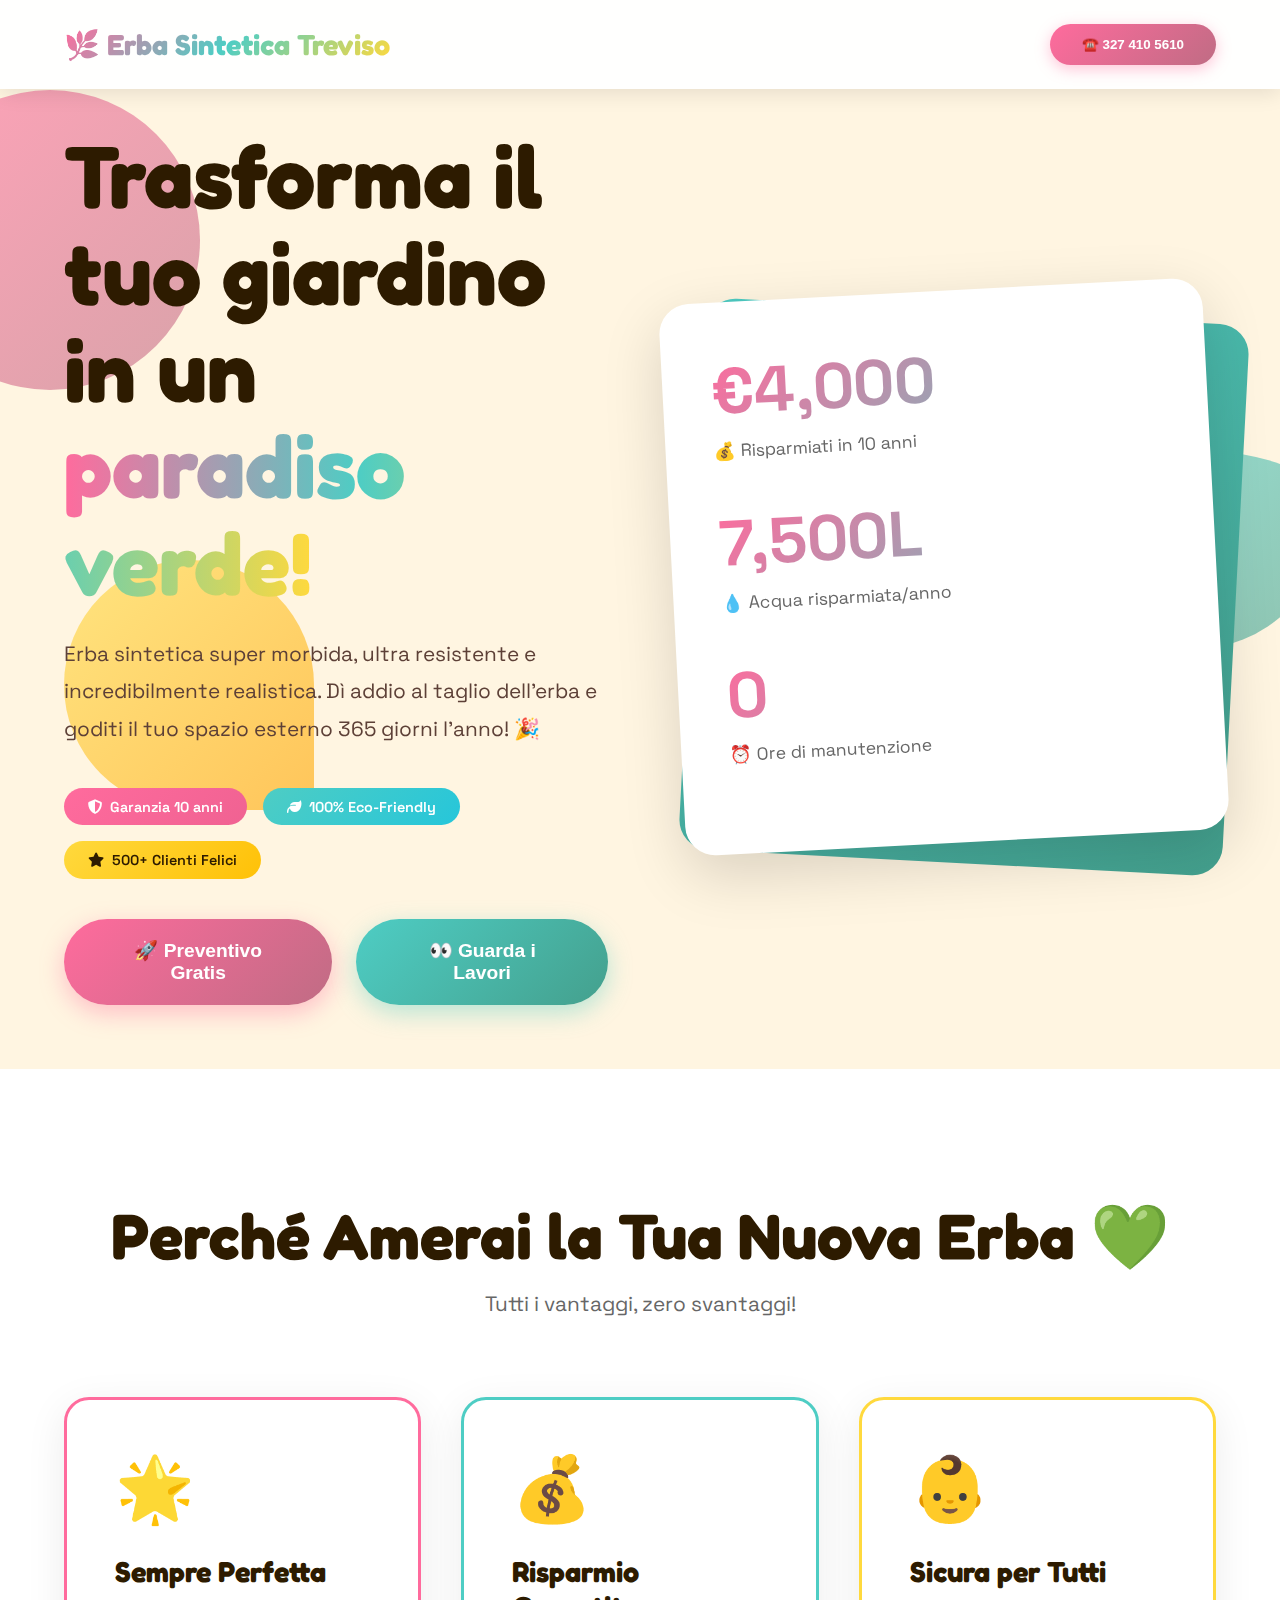
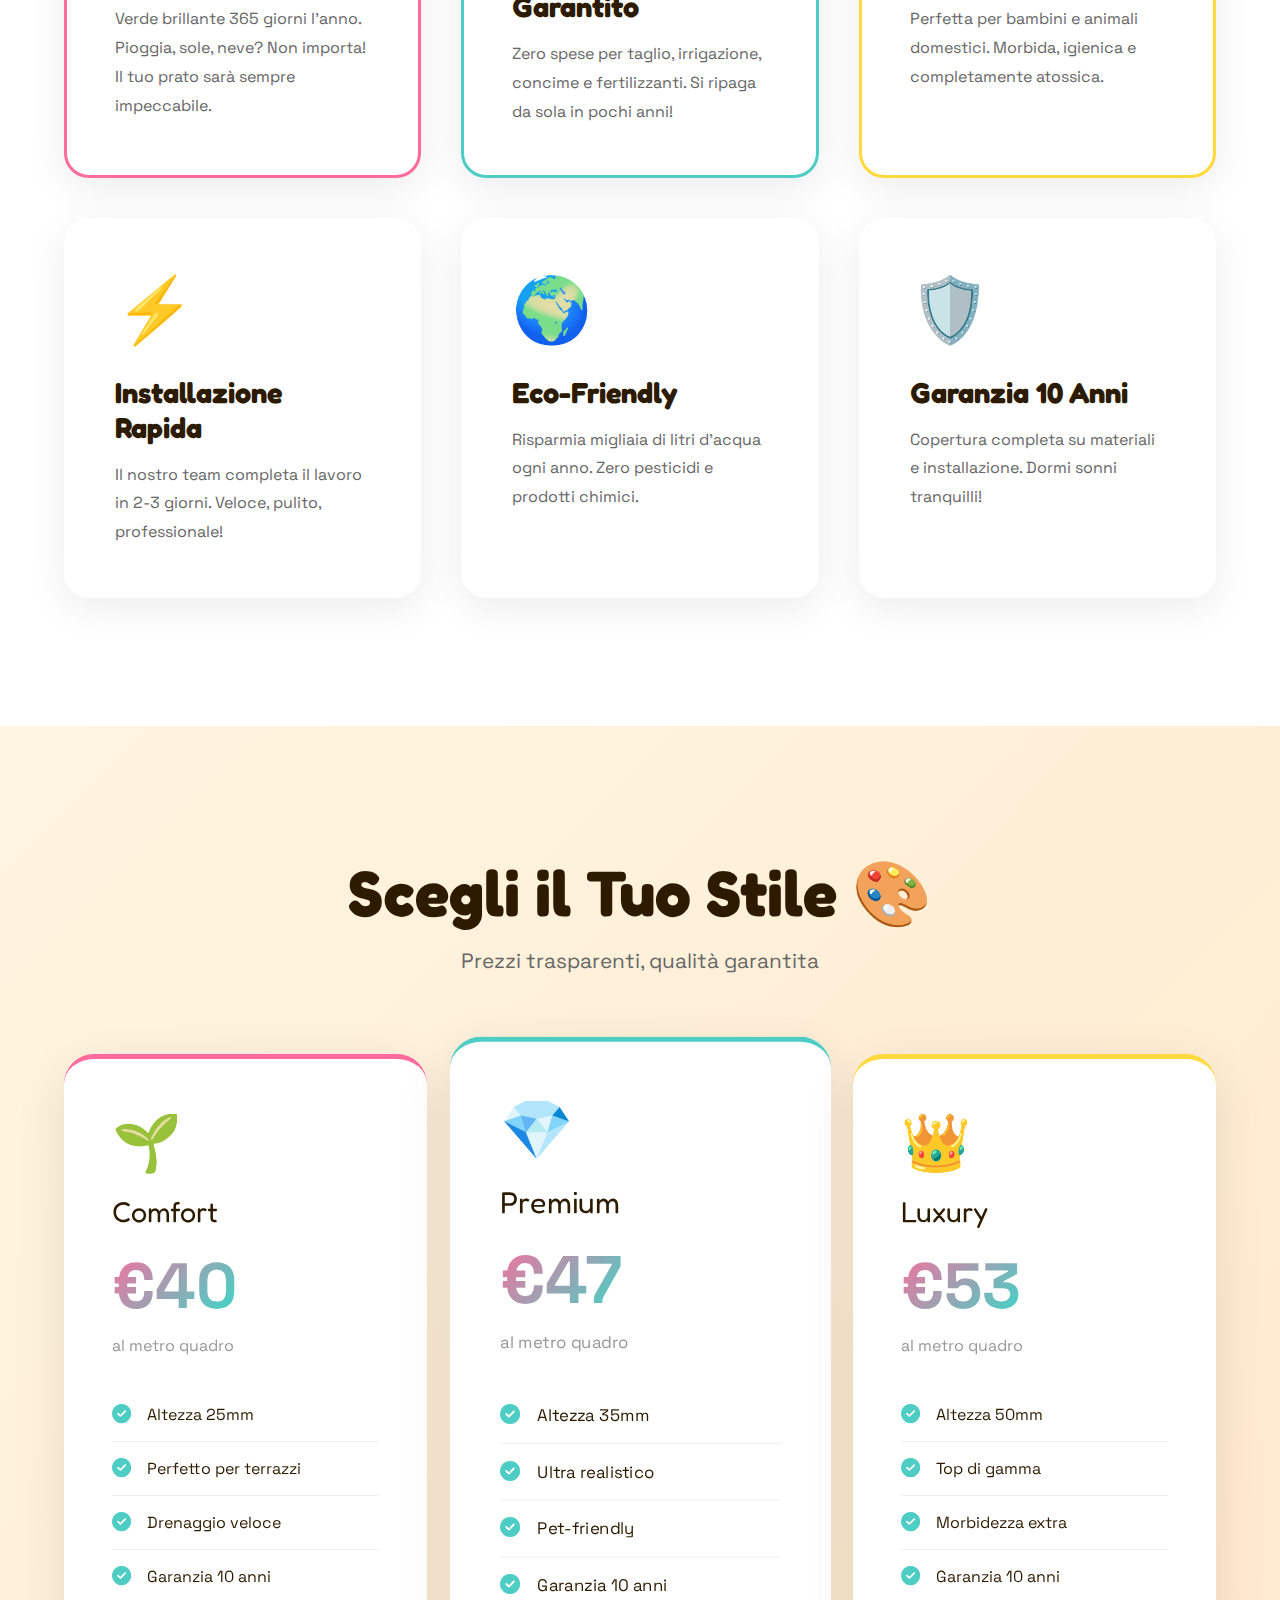
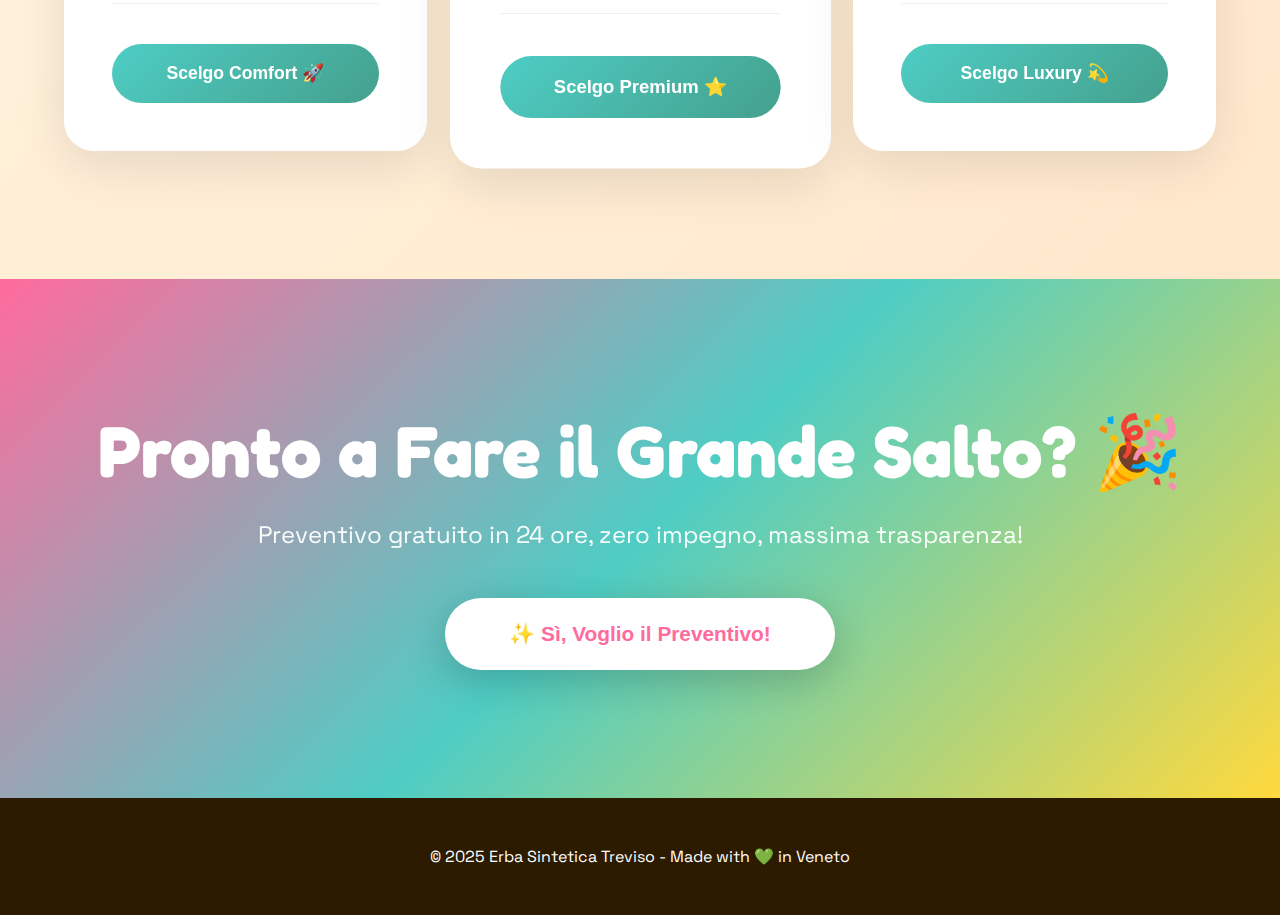
<file: alternative/bold-colorful.html>
<!DOCTYPE html>
<html lang="it">
<head>
    <meta charset="UTF-8">
    <meta name="viewport" content="width=device-width, initial-scale=1.0">
    <title>Erba Sintetica Treviso - Bold & Fun Edition</title>
    <link rel="stylesheet" href="https://cdnjs.cloudflare.com/ajax/libs/font-awesome/6.4.2/css/all.min.css">
    <style>
        @import url('https://fonts.googleapis.com/css2?family=Fredoka:wght@400;600;700&family=Space+Grotesk:wght@400;600;700&display=swap');

        * {
            margin: 0;
            padding: 0;
            box-sizing: border-box;
        }

        body {
            font-family: 'Space Grotesk', sans-serif;
            background: #FFF5E1;
            color: #2d1b00;
            overflow-x: hidden;
        }

        /* Shapes Background */
        .bg-shapes {
            position: fixed;
            width: 100%;
            height: 100%;
            z-index: 0;
            pointer-events: none;
            overflow: hidden;
        }

        .shape {
            position: absolute;
            opacity: 0.6;
            animation: float-shapes 15s infinite ease-in-out;
        }

        .shape-1 {
            width: 300px;
            height: 300px;
            background: linear-gradient(135deg, #FF6B9D 0%, #C06C84 100%);
            border-radius: 50%;
            top: 10%;
            left: -100px;
            animation-delay: 0s;
        }

        .shape-2 {
            width: 200px;
            height: 200px;
            background: linear-gradient(135deg, #4ECDC4 0%, #44A08D 100%);
            border-radius: 30% 70% 70% 30% / 30% 30% 70% 70%;
            top: 50%;
            right: -50px;
            animation-delay: 2s;
        }

        .shape-3 {
            width: 250px;
            height: 250px;
            background: linear-gradient(135deg, #FFD93D 0%, #FFA500 100%);
            border-radius: 50% 50% 0 50%;
            bottom: 10%;
            left: 5%;
            animation-delay: 4s;
        }

        @keyframes float-shapes {
            0%, 100% {
                transform: translate(0, 0) rotate(0deg);
            }
            25% {
                transform: translate(50px, -30px) rotate(90deg);
            }
            50% {
                transform: translate(-30px, 50px) rotate(180deg);
            }
            75% {
                transform: translate(20px, -40px) rotate(270deg);
            }
        }

        /* Header Fun */
        header {
            position: fixed;
            top: 0;
            width: 100%;
            padding: 1.5rem 5%;
            background: rgba(255, 255, 255, 0.95);
            backdrop-filter: blur(10px);
            box-shadow: 0 4px 20px rgba(0, 0, 0, 0.1);
            z-index: 100;
        }

        nav {
            display: flex;
            justify-content: space-between;
            align-items: center;
            max-width: 1400px;
            margin: 0 auto;
        }

        .logo-fun {
            font-family: 'Fredoka', sans-serif;
            font-size: 1.8rem;
            font-weight: 700;
            background: linear-gradient(135deg, #FF6B9D 0%, #4ECDC4 50%, #FFD93D 100%);
            -webkit-background-clip: text;
            -webkit-text-fill-color: transparent;
        }

        .btn-fun {
            padding: 0.8rem 2rem;
            background: linear-gradient(135deg, #FF6B9D 0%, #C06C84 100%);
            color: white;
            border: none;
            border-radius: 50px;
            font-weight: 600;
            cursor: pointer;
            transition: all 0.3s;
            box-shadow: 0 4px 15px rgba(255, 107, 157, 0.4);
        }

        .btn-fun:hover {
            transform: translateY(-3px) scale(1.05);
            box-shadow: 0 6px 25px rgba(255, 107, 157, 0.6);
        }

        /* Hero Fun */
        .hero-fun {
            min-height: 100vh;
            display: flex;
            align-items: center;
            padding: 8rem 5% 4rem;
            position: relative;
            z-index: 1;
        }

        .hero-content-fun {
            max-width: 1400px;
            margin: 0 auto;
            width: 100%;
            display: grid;
            grid-template-columns: 1fr 1fr;
            gap: 4rem;
            align-items: center;
        }

        .hero-text-fun h1 {
            font-family: 'Fredoka', sans-serif;
            font-size: 5.5rem;
            font-weight: 700;
            line-height: 1.1;
            margin-bottom: 1.5rem;
            color: #2d1b00;
        }

        .rainbow-text {
            background: linear-gradient(90deg, #FF6B9D 0%, #4ECDC4 50%, #FFD93D 100%);
            -webkit-background-clip: text;
            -webkit-text-fill-color: transparent;
            animation: rainbow 3s infinite;
        }

        @keyframes rainbow {
            0%, 100% {
                background-position: 0% 50%;
            }
            50% {
                background-position: 100% 50%;
            }
        }

        .hero-text-fun p {
            font-size: 1.3rem;
            color: #5d4037;
            margin-bottom: 2.5rem;
            line-height: 1.8;
        }

        .badges {
            display: flex;
            gap: 1rem;
            margin-bottom: 2.5rem;
            flex-wrap: wrap;
        }

        .badge {
            padding: 0.6rem 1.5rem;
            border-radius: 50px;
            font-weight: 600;
            font-size: 0.9rem;
            display: flex;
            align-items: center;
            gap: 0.5rem;
        }

        .badge-pink {
            background: linear-gradient(135deg, #FF6B9D 0%, #F06292 100%);
            color: white;
        }

        .badge-cyan {
            background: linear-gradient(135deg, #4ECDC4 0%, #26C6DA 100%);
            color: white;
        }

        .badge-yellow {
            background: linear-gradient(135deg, #FFD93D 0%, #FFC107 100%);
            color: #2d1b00;
        }

        .cta-buttons {
            display: flex;
            gap: 1.5rem;
        }

        .btn-large-pink {
            padding: 1.3rem 3rem;
            background: linear-gradient(135deg, #FF6B9D 0%, #C06C84 100%);
            color: white;
            border: none;
            border-radius: 50px;
            font-size: 1.2rem;
            font-weight: 600;
            cursor: pointer;
            transition: all 0.3s;
            box-shadow: 0 8px 25px rgba(255, 107, 157, 0.4);
        }

        .btn-large-cyan {
            padding: 1.3rem 3rem;
            background: linear-gradient(135deg, #4ECDC4 0%, #44A08D 100%);
            color: white;
            border: none;
            border-radius: 50px;
            font-size: 1.2rem;
            font-weight: 600;
            cursor: pointer;
            transition: all 0.3s;
            box-shadow: 0 8px 25px rgba(78, 205, 196, 0.4);
        }

        .btn-large-pink:hover,
        .btn-large-cyan:hover {
            transform: translateY(-5px);
        }

        /* Visual Card Fun */
        .visual-fun {
            position: relative;
        }

        .card-stack {
            position: relative;
        }

        .fun-card {
            background: white;
            border-radius: 30px;
            padding: 3rem;
            box-shadow: 0 20px 60px rgba(0, 0, 0, 0.15);
            position: relative;
            transform: rotate(-3deg);
        }

        .fun-card-2 {
            position: absolute;
            top: 20px;
            left: 20px;
            width: 100%;
            height: 100%;
            background: linear-gradient(135deg, #4ECDC4 0%, #44A08D 100%);
            border-radius: 30px;
            z-index: -1;
            transform: rotate(3deg);
        }

        .fun-stat {
            margin-bottom: 2.5rem;
        }

        .fun-stat-num {
            font-size: 4rem;
            font-weight: 700;
            background: linear-gradient(135deg, #FF6B9D 0%, #4ECDC4 100%);
            -webkit-background-clip: text;
            -webkit-text-fill-color: transparent;
            margin-bottom: 0.5rem;
        }

        .fun-stat-label {
            color: #666;
            font-size: 1.1rem;
        }

        /* Features Fun */
        .features-fun {
            padding: 8rem 5%;
            background: white;
            position: relative;
            z-index: 1;
        }

        .section-title-fun {
            font-family: 'Fredoka', sans-serif;
            font-size: 4rem;
            text-align: center;
            margin-bottom: 1rem;
            color: #2d1b00;
        }

        .section-subtitle-fun {
            text-align: center;
            font-size: 1.3rem;
            color: #666;
            margin-bottom: 5rem;
        }

        .features-grid-fun {
            display: grid;
            grid-template-columns: repeat(3, 1fr);
            gap: 2.5rem;
            max-width: 1400px;
            margin: 0 auto;
        }

        .feature-card-fun {
            background: white;
            border-radius: 25px;
            padding: 3rem;
            box-shadow: 0 10px 40px rgba(0, 0, 0, 0.08);
            transition: all 0.3s;
            border: 3px solid transparent;
        }

        .feature-card-fun:nth-child(1) {
            border-color: #FF6B9D;
        }

        .feature-card-fun:nth-child(2) {
            border-color: #4ECDC4;
        }

        .feature-card-fun:nth-child(3) {
            border-color: #FFD93D;
        }

        .feature-card-fun:hover {
            transform: translateY(-10px) rotate(2deg);
        }

        .feature-emoji {
            font-size: 4rem;
            margin-bottom: 1.5rem;
            display: block;
        }

        .feature-card-fun h3 {
            font-family: 'Fredoka', sans-serif;
            font-size: 1.8rem;
            margin-bottom: 1rem;
        }

        .feature-card-fun p {
            color: #666;
            line-height: 1.8;
        }

        /* Pricing Fun */
        .pricing-fun {
            padding: 8rem 5%;
            background: linear-gradient(135deg, #FFF5E1 0%, #FFE8CC 100%);
        }

        .pricing-cards-fun {
            display: grid;
            grid-template-columns: repeat(3, 1fr);
            gap: 2rem;
            max-width: 1400px;
            margin: 4rem auto 0;
        }

        .price-card-fun {
            background: white;
            border-radius: 30px;
            padding: 3rem;
            box-shadow: 0 15px 50px rgba(0, 0, 0, 0.1);
            transition: all 0.3s;
            position: relative;
        }

        .price-card-fun:nth-child(1) {
            border-top: 5px solid #FF6B9D;
        }

        .price-card-fun:nth-child(2) {
            border-top: 5px solid #4ECDC4;
            transform: scale(1.05);
        }

        .price-card-fun:nth-child(3) {
            border-top: 5px solid #FFD93D;
        }

        .price-card-fun:hover {
            transform: translateY(-10px) scale(1.05);
        }

        .price-emoji {
            font-size: 3.5rem;
            margin-bottom: 1rem;
        }

        .price-name-fun {
            font-family: 'Fredoka', sans-serif;
            font-size: 1.8rem;
            margin-bottom: 1rem;
        }

        .price-amount-fun {
            font-size: 4rem;
            font-weight: 700;
            margin-bottom: 0.5rem;
            background: linear-gradient(135deg, #FF6B9D 0%, #4ECDC4 50%, #FFD93D 100%);
            -webkit-background-clip: text;
            -webkit-text-fill-color: transparent;
        }

        .price-period-fun {
            color: #999;
            margin-bottom: 2rem;
        }

        .price-features-fun {
            list-style: none;
            margin-bottom: 2.5rem;
        }

        .price-features-fun li {
            padding: 1rem 0;
            border-bottom: 1px solid #f0f0f0;
            display: flex;
            align-items: center;
            gap: 1rem;
        }

        .price-features-fun li i {
            color: #4ECDC4;
            font-size: 1.2rem;
        }

        .btn-price-fun {
            width: 100%;
            padding: 1.2rem;
            background: linear-gradient(135deg, #4ECDC4 0%, #44A08D 100%);
            color: white;
            border: none;
            border-radius: 50px;
            font-weight: 600;
            font-size: 1.1rem;
            cursor: pointer;
            transition: all 0.3s;
        }

        .btn-price-fun:hover {
            transform: scale(1.05);
        }

        /* CTA Fun */
        .cta-fun {
            padding: 8rem 5%;
            background: linear-gradient(135deg, #FF6B9D 0%, #4ECDC4 50%, #FFD93D 100%);
            text-align: center;
            color: white;
        }

        .cta-fun h2 {
            font-family: 'Fredoka', sans-serif;
            font-size: 4.5rem;
            margin-bottom: 1.5rem;
        }

        .cta-fun p {
            font-size: 1.5rem;
            margin-bottom: 3rem;
            opacity: 0.95;
        }

        .btn-white {
            padding: 1.5rem 4rem;
            background: white;
            color: #FF6B9D;
            border: none;
            border-radius: 50px;
            font-size: 1.3rem;
            font-weight: 700;
            cursor: pointer;
            transition: all 0.3s;
            box-shadow: 0 10px 40px rgba(0, 0, 0, 0.2);
        }

        .btn-white:hover {
            transform: translateY(-5px) scale(1.05);
            box-shadow: 0 15px 50px rgba(0, 0, 0, 0.3);
        }

        /* Footer */
        footer {
            padding: 3rem 5%;
            background: #2d1b00;
            color: white;
            text-align: center;
        }

        /* Responsive */
        @media (max-width: 968px) {
            .hero-content-fun {
                grid-template-columns: 1fr;
            }

            .hero-text-fun h1 {
                font-size: 3.5rem;
            }

            .features-grid-fun,
            .pricing-cards-fun {
                grid-template-columns: 1fr;
            }
        }
    </style>
</head>
<body>
    <!-- Background Shapes -->
    <div class="bg-shapes">
        <div class="shape shape-1"></div>
        <div class="shape shape-2"></div>
        <div class="shape shape-3"></div>
    </div>

    <!-- Header -->
    <header>
        <nav>
            <div class="logo-fun">🌿 Erba Sintetica Treviso</div>
            <button class="btn-fun">☎️ 327 410 5610</button>
        </nav>
    </header>

    <!-- Hero -->
    <section class="hero-fun">
        <div class="hero-content-fun">
            <div class="hero-text-fun">
                <h1>
                    Trasforma il tuo giardino in un<br>
                    <span class="rainbow-text">paradiso verde!</span>
                </h1>
                <p>
                    Erba sintetica super morbida, ultra resistente e incredibilmente realistica.
                    Dì addio al taglio dell'erba e goditi il tuo spazio esterno 365 giorni l'anno! 🎉
                </p>

                <div class="badges">
                    <div class="badge badge-pink">
                        <i class="fas fa-shield-alt"></i>
                        Garanzia 10 anni
                    </div>
                    <div class="badge badge-cyan">
                        <i class="fas fa-leaf"></i>
                        100% Eco-Friendly
                    </div>
                    <div class="badge badge-yellow">
                        <i class="fas fa-star"></i>
                        500+ Clienti Felici
                    </div>
                </div>

                <div class="cta-buttons">
                    <button class="btn-large-pink">🚀 Preventivo Gratis</button>
                    <button class="btn-large-cyan">👀 Guarda i Lavori</button>
                </div>
            </div>

            <div class="visual-fun">
                <div class="card-stack">
                    <div class="fun-card-2"></div>
                    <div class="fun-card">
                        <div class="fun-stat">
                            <div class="fun-stat-num">€4,000</div>
                            <div class="fun-stat-label">💰 Risparmiati in 10 anni</div>
                        </div>
                        <div class="fun-stat">
                            <div class="fun-stat-num">7,500L</div>
                            <div class="fun-stat-label">💧 Acqua risparmiata/anno</div>
                        </div>
                        <div class="fun-stat">
                            <div class="fun-stat-num">0</div>
                            <div class="fun-stat-label">⏰ Ore di manutenzione</div>
                        </div>
                    </div>
                </div>
            </div>
        </div>
    </section>

    <!-- Features -->
    <section class="features-fun">
        <h2 class="section-title-fun">Perché Amerai la Tua Nuova Erba 💚</h2>
        <p class="section-subtitle-fun">Tutti i vantaggi, zero svantaggi!</p>

        <div class="features-grid-fun">
            <div class="feature-card-fun">
                <span class="feature-emoji">🌟</span>
                <h3>Sempre Perfetta</h3>
                <p>
                    Verde brillante 365 giorni l'anno. Pioggia, sole, neve?
                    Non importa! Il tuo prato sarà sempre impeccabile.
                </p>
            </div>

            <div class="feature-card-fun">
                <span class="feature-emoji">💰</span>
                <h3>Risparmio Garantito</h3>
                <p>
                    Zero spese per taglio, irrigazione, concime e fertilizzanti.
                    Si ripaga da sola in pochi anni!
                </p>
            </div>

            <div class="feature-card-fun">
                <span class="feature-emoji">👶</span>
                <h3>Sicura per Tutti</h3>
                <p>
                    Perfetta per bambini e animali domestici.
                    Morbida, igienica e completamente atossica.
                </p>
            </div>

            <div class="feature-card-fun">
                <span class="feature-emoji">⚡</span>
                <h3>Installazione Rapida</h3>
                <p>
                    Il nostro team completa il lavoro in 2-3 giorni.
                    Veloce, pulito, professionale!
                </p>
            </div>

            <div class="feature-card-fun">
                <span class="feature-emoji">🌍</span>
                <h3>Eco-Friendly</h3>
                <p>
                    Risparmia migliaia di litri d'acqua ogni anno.
                    Zero pesticidi e prodotti chimici.
                </p>
            </div>

            <div class="feature-card-fun">
                <span class="feature-emoji">🛡️</span>
                <h3>Garanzia 10 Anni</h3>
                <p>
                    Copertura completa su materiali e installazione.
                    Dormi sonni tranquilli!
                </p>
            </div>
        </div>
    </section>

    <!-- Pricing -->
    <section class="pricing-fun">
        <h2 class="section-title-fun">Scegli il Tuo Stile 🎨</h2>
        <p class="section-subtitle-fun">Prezzi trasparenti, qualità garantita</p>

        <div class="pricing-cards-fun">
            <div class="price-card-fun">
                <div class="price-emoji">🌱</div>
                <div class="price-name-fun">Comfort</div>
                <div class="price-amount-fun">€40</div>
                <div class="price-period-fun">al metro quadro</div>
                <ul class="price-features-fun">
                    <li><i class="fas fa-check-circle"></i> Altezza 25mm</li>
                    <li><i class="fas fa-check-circle"></i> Perfetto per terrazzi</li>
                    <li><i class="fas fa-check-circle"></i> Drenaggio veloce</li>
                    <li><i class="fas fa-check-circle"></i> Garanzia 10 anni</li>
                </ul>
                <button class="btn-price-fun">Scelgo Comfort 🚀</button>
            </div>

            <div class="price-card-fun">
                <div class="price-emoji">💎</div>
                <div class="price-name-fun">Premium</div>
                <div class="price-amount-fun">€47</div>
                <div class="price-period-fun">al metro quadro</div>
                <ul class="price-features-fun">
                    <li><i class="fas fa-check-circle"></i> Altezza 35mm</li>
                    <li><i class="fas fa-check-circle"></i> Ultra realistico</li>
                    <li><i class="fas fa-check-circle"></i> Pet-friendly</li>
                    <li><i class="fas fa-check-circle"></i> Garanzia 10 anni</li>
                </ul>
                <button class="btn-price-fun">Scelgo Premium ⭐</button>
            </div>

            <div class="price-card-fun">
                <div class="price-emoji">👑</div>
                <div class="price-name-fun">Luxury</div>
                <div class="price-amount-fun">€53</div>
                <div class="price-period-fun">al metro quadro</div>
                <ul class="price-features-fun">
                    <li><i class="fas fa-check-circle"></i> Altezza 50mm</li>
                    <li><i class="fas fa-check-circle"></i> Top di gamma</li>
                    <li><i class="fas fa-check-circle"></i> Morbidezza extra</li>
                    <li><i class="fas fa-check-circle"></i> Garanzia 10 anni</li>
                </ul>
                <button class="btn-price-fun">Scelgo Luxury 💫</button>
            </div>
        </div>
    </section>

    <!-- CTA -->
    <section class="cta-fun">
        <h2>Pronto a Fare il Grande Salto? 🎉</h2>
        <p>Preventivo gratuito in 24 ore, zero impegno, massima trasparenza!</p>
        <button class="btn-white">✨ Sì, Voglio il Preventivo!</button>
    </section>

    <!-- Footer -->
    <footer>
        <p>&copy; 2025 Erba Sintetica Treviso - Made with 💚 in Veneto</p>
    </footer>

    <script>
        // Demo interaction
        document.querySelectorAll('button').forEach(btn => {
            btn.addEventListener('click', () => {
                alert('Demo - Funzionalità da collegare al sito principale!');
            });
        });
    </script>
</body>
</html>
</file>
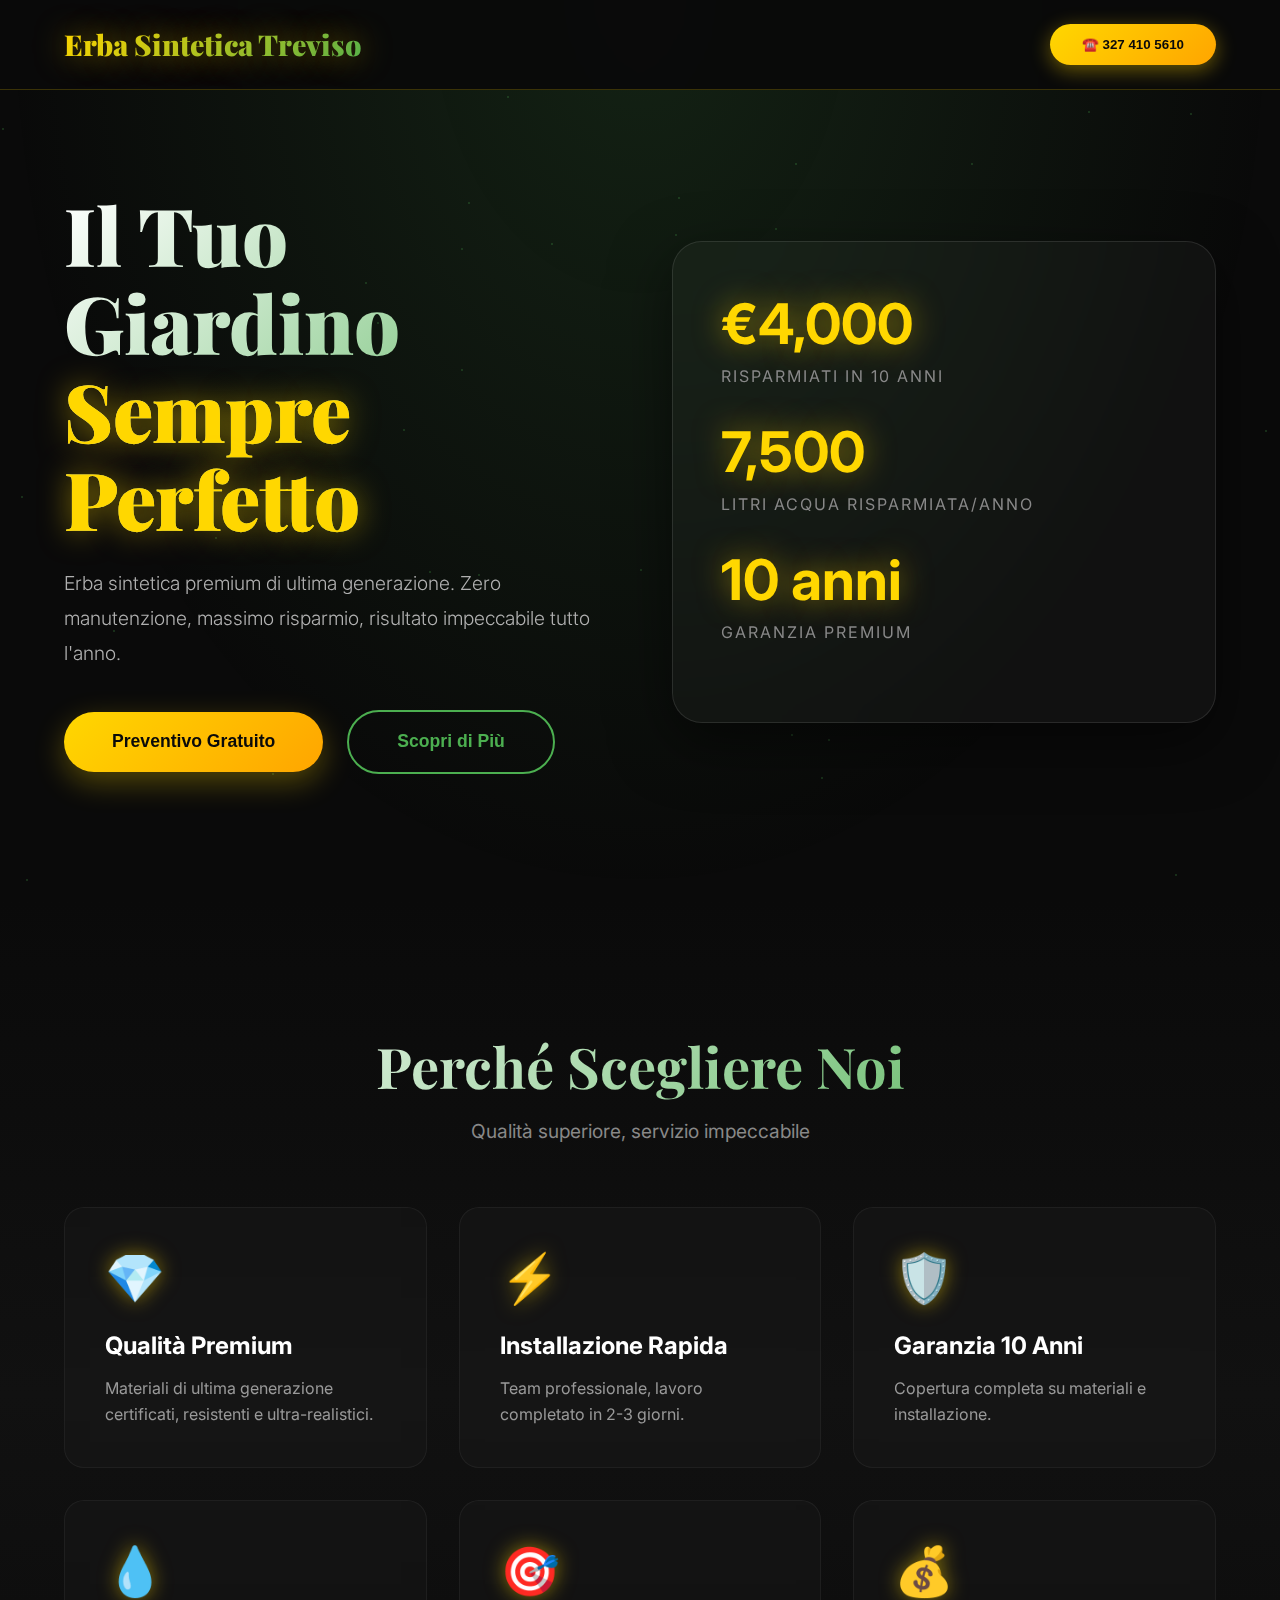
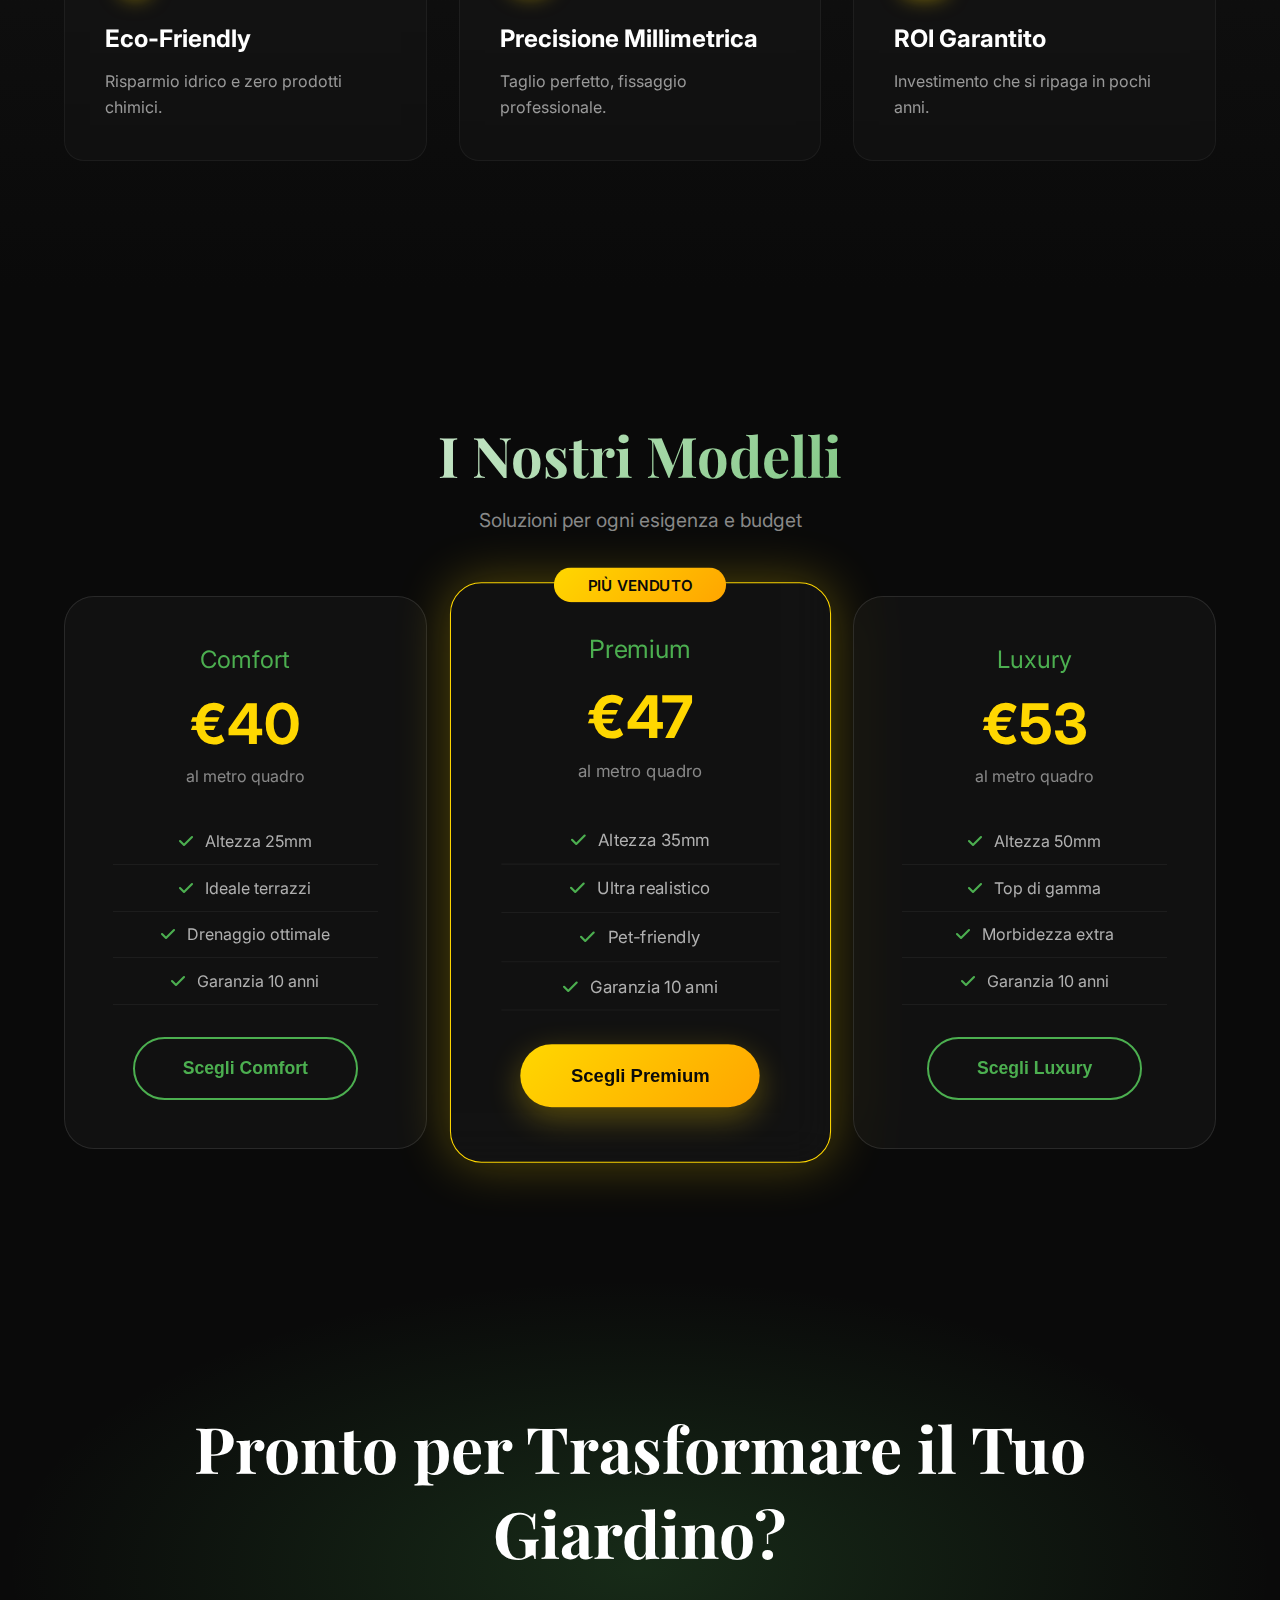
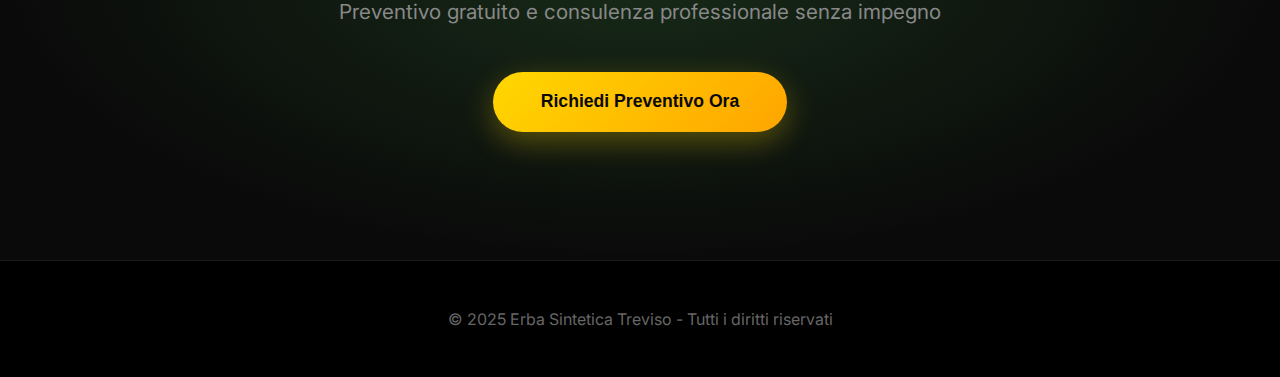
<file: alternative/dark-premium.html>
<!DOCTYPE html>
<html lang="it">
<head>
    <meta charset="UTF-8">
    <meta name="viewport" content="width=device-width, initial-scale=1.0">
    <title>Erba Sintetica Treviso - Dark Premium Edition</title>
    <link rel="stylesheet" href="https://cdnjs.cloudflare.com/ajax/libs/font-awesome/6.4.2/css/all.min.css">
    <style>
        @import url('https://fonts.googleapis.com/css2?family=Playfair+Display:wght@700;900&family=Inter:wght@300;400;600&display=swap');

        * {
            margin: 0;
            padding: 0;
            box-sizing: border-box;
        }

        body {
            font-family: 'Inter', sans-serif;
            background: #0a0a0a;
            color: #e0e0e0;
            overflow-x: hidden;
        }

        /* Particles Background */
        .particles {
            position: fixed;
            top: 0;
            left: 0;
            width: 100%;
            height: 100%;
            z-index: 0;
            pointer-events: none;
        }

        .particle {
            position: absolute;
            width: 2px;
            height: 2px;
            background: #4CAF50;
            border-radius: 50%;
            animation: float 20s infinite;
            opacity: 0.3;
        }

        @keyframes float {
            0%, 100% {
                transform: translate(0, 0);
            }
            25% {
                transform: translate(50px, -100px);
            }
            50% {
                transform: translate(-30px, -200px);
            }
            75% {
                transform: translate(70px, -150px);
            }
        }

        /* Header */
        header {
            position: fixed;
            top: 0;
            width: 100%;
            padding: 1.5rem 5%;
            background: rgba(10, 10, 10, 0.95);
            backdrop-filter: blur(10px);
            border-bottom: 1px solid rgba(255, 215, 0, 0.2);
            z-index: 100;
        }

        nav {
            display: flex;
            justify-content: space-between;
            align-items: center;
            max-width: 1400px;
            margin: 0 auto;
        }

        .logo {
            font-family: 'Playfair Display', serif;
            font-size: 1.8rem;
            font-weight: 900;
            background: linear-gradient(135deg, #FFD700 0%, #4CAF50 100%);
            -webkit-background-clip: text;
            -webkit-text-fill-color: transparent;
            text-shadow: 0 0 30px rgba(255, 215, 0, 0.5);
        }

        .cta-header {
            padding: 0.8rem 2rem;
            background: linear-gradient(135deg, #FFD700 0%, #FFA500 100%);
            color: #0a0a0a;
            border: none;
            border-radius: 50px;
            font-weight: 600;
            cursor: pointer;
            transition: all 0.3s;
            box-shadow: 0 5px 20px rgba(255, 215, 0, 0.4);
        }

        .cta-header:hover {
            transform: translateY(-3px);
            box-shadow: 0 8px 30px rgba(255, 215, 0, 0.6);
        }

        /* Hero Section */
        .hero {
            min-height: 100vh;
            display: flex;
            align-items: center;
            justify-content: center;
            position: relative;
            padding: 8rem 5% 4rem;
            background: radial-gradient(ellipse at top, rgba(76, 175, 80, 0.15) 0%, rgba(10, 10, 10, 0) 70%);
        }

        .hero-content {
            max-width: 1400px;
            width: 100%;
            display: grid;
            grid-template-columns: 1fr 1fr;
            gap: 4rem;
            align-items: center;
            position: relative;
            z-index: 1;
        }

        .hero-text h1 {
            font-family: 'Playfair Display', serif;
            font-size: 5rem;
            font-weight: 900;
            line-height: 1.1;
            margin-bottom: 1.5rem;
            background: linear-gradient(135deg, #FFFFFF 0%, #4CAF50 100%);
            -webkit-background-clip: text;
            -webkit-text-fill-color: transparent;
        }

        .hero-text .highlight {
            color: #FFD700;
            text-shadow: 0 0 30px rgba(255, 215, 0, 0.5);
            -webkit-text-fill-color: #FFD700;
        }

        .hero-text p {
            font-size: 1.2rem;
            line-height: 1.8;
            color: #b0b0b0;
            margin-bottom: 2.5rem;
            font-weight: 300;
        }

        .hero-cta-group {
            display: flex;
            gap: 1.5rem;
            align-items: center;
        }

        .btn-primary {
            padding: 1.2rem 3rem;
            background: linear-gradient(135deg, #FFD700 0%, #FFA500 100%);
            color: #0a0a0a;
            border: none;
            border-radius: 50px;
            font-size: 1.1rem;
            font-weight: 600;
            cursor: pointer;
            transition: all 0.3s;
            box-shadow: 0 10px 30px rgba(255, 215, 0, 0.3);
        }

        .btn-primary:hover {
            transform: translateY(-5px);
            box-shadow: 0 15px 40px rgba(255, 215, 0, 0.5);
        }

        .btn-secondary {
            padding: 1.2rem 3rem;
            background: transparent;
            color: #4CAF50;
            border: 2px solid #4CAF50;
            border-radius: 50px;
            font-size: 1.1rem;
            font-weight: 600;
            cursor: pointer;
            transition: all 0.3s;
        }

        .btn-secondary:hover {
            background: rgba(76, 175, 80, 0.1);
            border-color: #66BB6A;
            color: #66BB6A;
        }

        /* Hero Visual */
        .hero-visual {
            position: relative;
        }

        .hero-card {
            background: rgba(255, 255, 255, 0.03);
            backdrop-filter: blur(20px);
            border: 1px solid rgba(255, 255, 255, 0.1);
            border-radius: 30px;
            padding: 3rem;
            box-shadow: 0 20px 60px rgba(0, 0, 0, 0.5);
            position: relative;
            overflow: hidden;
        }

        .hero-card::before {
            content: '';
            position: absolute;
            top: 0;
            left: 0;
            width: 100%;
            height: 100%;
            background: linear-gradient(135deg, rgba(255, 215, 0, 0.1) 0%, rgba(76, 175, 80, 0.1) 100%);
            opacity: 0;
            transition: opacity 0.3s;
        }

        .hero-card:hover::before {
            opacity: 1;
        }

        .stat-item {
            margin-bottom: 2rem;
        }

        .stat-number {
            font-size: 3.5rem;
            font-weight: 700;
            color: #FFD700;
            text-shadow: 0 0 30px rgba(255, 215, 0, 0.5);
            margin-bottom: 0.5rem;
        }

        .stat-label {
            font-size: 1rem;
            color: #888;
            text-transform: uppercase;
            letter-spacing: 2px;
        }

        /* Features Grid */
        .features {
            padding: 8rem 5%;
            background: linear-gradient(180deg, #0a0a0a 0%, #111 50%, #0a0a0a 100%);
        }

        .section-title {
            font-family: 'Playfair Display', serif;
            font-size: 3.5rem;
            text-align: center;
            margin-bottom: 1rem;
            background: linear-gradient(135deg, #FFFFFF 0%, #4CAF50 100%);
            -webkit-background-clip: text;
            -webkit-text-fill-color: transparent;
        }

        .section-subtitle {
            text-align: center;
            color: #888;
            font-size: 1.2rem;
            margin-bottom: 4rem;
        }

        .features-grid {
            display: grid;
            grid-template-columns: repeat(3, 1fr);
            gap: 2rem;
            max-width: 1400px;
            margin: 0 auto;
        }

        .feature-card {
            background: rgba(255, 255, 255, 0.02);
            backdrop-filter: blur(10px);
            border: 1px solid rgba(255, 255, 255, 0.05);
            border-radius: 20px;
            padding: 2.5rem;
            transition: all 0.3s;
            position: relative;
            overflow: hidden;
        }

        .feature-card::before {
            content: '';
            position: absolute;
            top: 0;
            left: 0;
            width: 100%;
            height: 3px;
            background: linear-gradient(90deg, #FFD700, #4CAF50);
            transform: translateX(-100%);
            transition: transform 0.5s;
        }

        .feature-card:hover::before {
            transform: translateX(0);
        }

        .feature-card:hover {
            background: rgba(255, 255, 255, 0.05);
            border-color: rgba(76, 175, 80, 0.3);
            transform: translateY(-10px);
        }

        .feature-icon {
            font-size: 3rem;
            margin-bottom: 1.5rem;
            color: #FFD700;
            text-shadow: 0 0 20px rgba(255, 215, 0, 0.5);
        }

        .feature-card h3 {
            font-size: 1.5rem;
            margin-bottom: 1rem;
            color: #fff;
        }

        .feature-card p {
            color: #999;
            line-height: 1.6;
        }

        /* Pricing */
        .pricing {
            padding: 8rem 5%;
            background: #0a0a0a;
        }

        .pricing-grid {
            display: grid;
            grid-template-columns: repeat(3, 1fr);
            gap: 2rem;
            max-width: 1400px;
            margin: 0 auto;
        }

        .pricing-card {
            background: rgba(255, 255, 255, 0.03);
            backdrop-filter: blur(20px);
            border: 1px solid rgba(255, 255, 255, 0.1);
            border-radius: 30px;
            padding: 3rem;
            text-align: center;
            transition: all 0.3s;
            position: relative;
        }

        .pricing-card.featured {
            border-color: #FFD700;
            box-shadow: 0 0 50px rgba(255, 215, 0, 0.3);
            transform: scale(1.05);
        }

        .pricing-badge {
            position: absolute;
            top: -15px;
            left: 50%;
            transform: translateX(-50%);
            background: linear-gradient(135deg, #FFD700, #FFA500);
            color: #0a0a0a;
            padding: 0.5rem 2rem;
            border-radius: 50px;
            font-weight: 600;
            font-size: 0.9rem;
        }

        .pricing-card:hover {
            transform: translateY(-10px) scale(1.02);
            border-color: #4CAF50;
        }

        .pricing-name {
            font-size: 1.5rem;
            margin-bottom: 1rem;
            color: #4CAF50;
        }

        .pricing-price {
            font-size: 3.5rem;
            font-weight: 700;
            color: #FFD700;
            margin-bottom: 0.5rem;
        }

        .pricing-period {
            color: #888;
            margin-bottom: 2rem;
        }

        .pricing-features {
            list-style: none;
            margin-bottom: 2rem;
        }

        .pricing-features li {
            padding: 0.8rem 0;
            color: #b0b0b0;
            border-bottom: 1px solid rgba(255, 255, 255, 0.05);
        }

        .pricing-features li i {
            color: #4CAF50;
            margin-right: 0.5rem;
        }

        /* CTA Final */
        .cta-final {
            padding: 8rem 5%;
            background: radial-gradient(ellipse at center, rgba(76, 175, 80, 0.2) 0%, rgba(10, 10, 10, 0) 70%);
            text-align: center;
        }

        .cta-final h2 {
            font-family: 'Playfair Display', serif;
            font-size: 4rem;
            margin-bottom: 1.5rem;
            color: #fff;
        }

        .cta-final p {
            font-size: 1.3rem;
            color: #888;
            margin-bottom: 3rem;
        }

        /* Footer */
        footer {
            padding: 3rem 5%;
            background: #000;
            border-top: 1px solid rgba(255, 255, 255, 0.1);
            text-align: center;
            color: #666;
        }

        /* Responsive */
        @media (max-width: 968px) {
            .hero-content {
                grid-template-columns: 1fr;
            }

            .hero-text h1 {
                font-size: 3rem;
            }

            .features-grid,
            .pricing-grid {
                grid-template-columns: 1fr;
            }
        }
    </style>
</head>
<body>
    <!-- Particles -->
    <div class="particles" id="particles"></div>

    <!-- Header -->
    <header>
        <nav>
            <div class="logo">Erba Sintetica Treviso</div>
            <button class="cta-header">☎️ 327 410 5610</button>
        </nav>
    </header>

    <!-- Hero -->
    <section class="hero">
        <div class="hero-content">
            <div class="hero-text">
                <h1>
                    Il Tuo Giardino<br>
                    <span class="highlight">Sempre Perfetto</span>
                </h1>
                <p>
                    Erba sintetica premium di ultima generazione.
                    Zero manutenzione, massimo risparmio,
                    risultato impeccabile tutto l'anno.
                </p>
                <div class="hero-cta-group">
                    <button class="btn-primary">Preventivo Gratuito</button>
                    <button class="btn-secondary">Scopri di Più</button>
                </div>
            </div>

            <div class="hero-visual">
                <div class="hero-card">
                    <div class="stat-item">
                        <div class="stat-number">€4,000</div>
                        <div class="stat-label">Risparmiati in 10 anni</div>
                    </div>
                    <div class="stat-item">
                        <div class="stat-number">7,500</div>
                        <div class="stat-label">Litri acqua risparmiata/anno</div>
                    </div>
                    <div class="stat-item">
                        <div class="stat-number">10 anni</div>
                        <div class="stat-label">Garanzia Premium</div>
                    </div>
                </div>
            </div>
        </div>
    </section>

    <!-- Features -->
    <section class="features">
        <h2 class="section-title">Perché Scegliere Noi</h2>
        <p class="section-subtitle">Qualità superiore, servizio impeccabile</p>

        <div class="features-grid">
            <div class="feature-card">
                <div class="feature-icon">💎</div>
                <h3>Qualità Premium</h3>
                <p>Materiali di ultima generazione certificati, resistenti e ultra-realistici.</p>
            </div>

            <div class="feature-card">
                <div class="feature-icon">⚡</div>
                <h3>Installazione Rapida</h3>
                <p>Team professionale, lavoro completato in 2-3 giorni.</p>
            </div>

            <div class="feature-card">
                <div class="feature-icon">🛡️</div>
                <h3>Garanzia 10 Anni</h3>
                <p>Copertura completa su materiali e installazione.</p>
            </div>

            <div class="feature-card">
                <div class="feature-icon">💧</div>
                <h3>Eco-Friendly</h3>
                <p>Risparmio idrico e zero prodotti chimici.</p>
            </div>

            <div class="feature-card">
                <div class="feature-icon">🎯</div>
                <h3>Precisione Millimetrica</h3>
                <p>Taglio perfetto, fissaggio professionale.</p>
            </div>

            <div class="feature-card">
                <div class="feature-icon">💰</div>
                <h3>ROI Garantito</h3>
                <p>Investimento che si ripaga in pochi anni.</p>
            </div>
        </div>
    </section>

    <!-- Pricing -->
    <section class="pricing">
        <h2 class="section-title">I Nostri Modelli</h2>
        <p class="section-subtitle">Soluzioni per ogni esigenza e budget</p>

        <div class="pricing-grid">
            <div class="pricing-card">
                <div class="pricing-name">Comfort</div>
                <div class="pricing-price">€40</div>
                <div class="pricing-period">al metro quadro</div>
                <ul class="pricing-features">
                    <li><i class="fas fa-check"></i> Altezza 25mm</li>
                    <li><i class="fas fa-check"></i> Ideale terrazzi</li>
                    <li><i class="fas fa-check"></i> Drenaggio ottimale</li>
                    <li><i class="fas fa-check"></i> Garanzia 10 anni</li>
                </ul>
                <button class="btn-secondary">Scegli Comfort</button>
            </div>

            <div class="pricing-card featured">
                <div class="pricing-badge">PIÙ VENDUTO</div>
                <div class="pricing-name">Premium</div>
                <div class="pricing-price">€47</div>
                <div class="pricing-period">al metro quadro</div>
                <ul class="pricing-features">
                    <li><i class="fas fa-check"></i> Altezza 35mm</li>
                    <li><i class="fas fa-check"></i> Ultra realistico</li>
                    <li><i class="fas fa-check"></i> Pet-friendly</li>
                    <li><i class="fas fa-check"></i> Garanzia 10 anni</li>
                </ul>
                <button class="btn-primary">Scegli Premium</button>
            </div>

            <div class="pricing-card">
                <div class="pricing-name">Luxury</div>
                <div class="pricing-price">€53</div>
                <div class="pricing-period">al metro quadro</div>
                <ul class="pricing-features">
                    <li><i class="fas fa-check"></i> Altezza 50mm</li>
                    <li><i class="fas fa-check"></i> Top di gamma</li>
                    <li><i class="fas fa-check"></i> Morbidezza extra</li>
                    <li><i class="fas fa-check"></i> Garanzia 10 anni</li>
                </ul>
                <button class="btn-secondary">Scegli Luxury</button>
            </div>
        </div>
    </section>

    <!-- Final CTA -->
    <section class="cta-final">
        <h2>Pronto per Trasformare il Tuo Giardino?</h2>
        <p>Preventivo gratuito e consulenza professionale senza impegno</p>
        <button class="btn-primary">Richiedi Preventivo Ora</button>
    </section>

    <!-- Footer -->
    <footer>
        <p>&copy; 2025 Erba Sintetica Treviso - Tutti i diritti riservati</p>
    </footer>

    <script>
        // Genera particelle
        const particlesContainer = document.getElementById('particles');
        for (let i = 0; i < 50; i++) {
            const particle = document.createElement('div');
            particle.className = 'particle';
            particle.style.left = Math.random() * 100 + '%';
            particle.style.top = Math.random() * 100 + '%';
            particle.style.animationDelay = Math.random() * 20 + 's';
            particlesContainer.appendChild(particle);
        }

        // Smooth scroll
        document.querySelectorAll('button').forEach(btn => {
            btn.addEventListener('click', (e) => {
                if (btn.textContent.includes('Preventivo') || btn.textContent.includes('Scopri')) {
                    alert('Funzionalità demo - collegare al form contatti!');
                }
            });
        });
    </script>
</body>
</html>
</file>
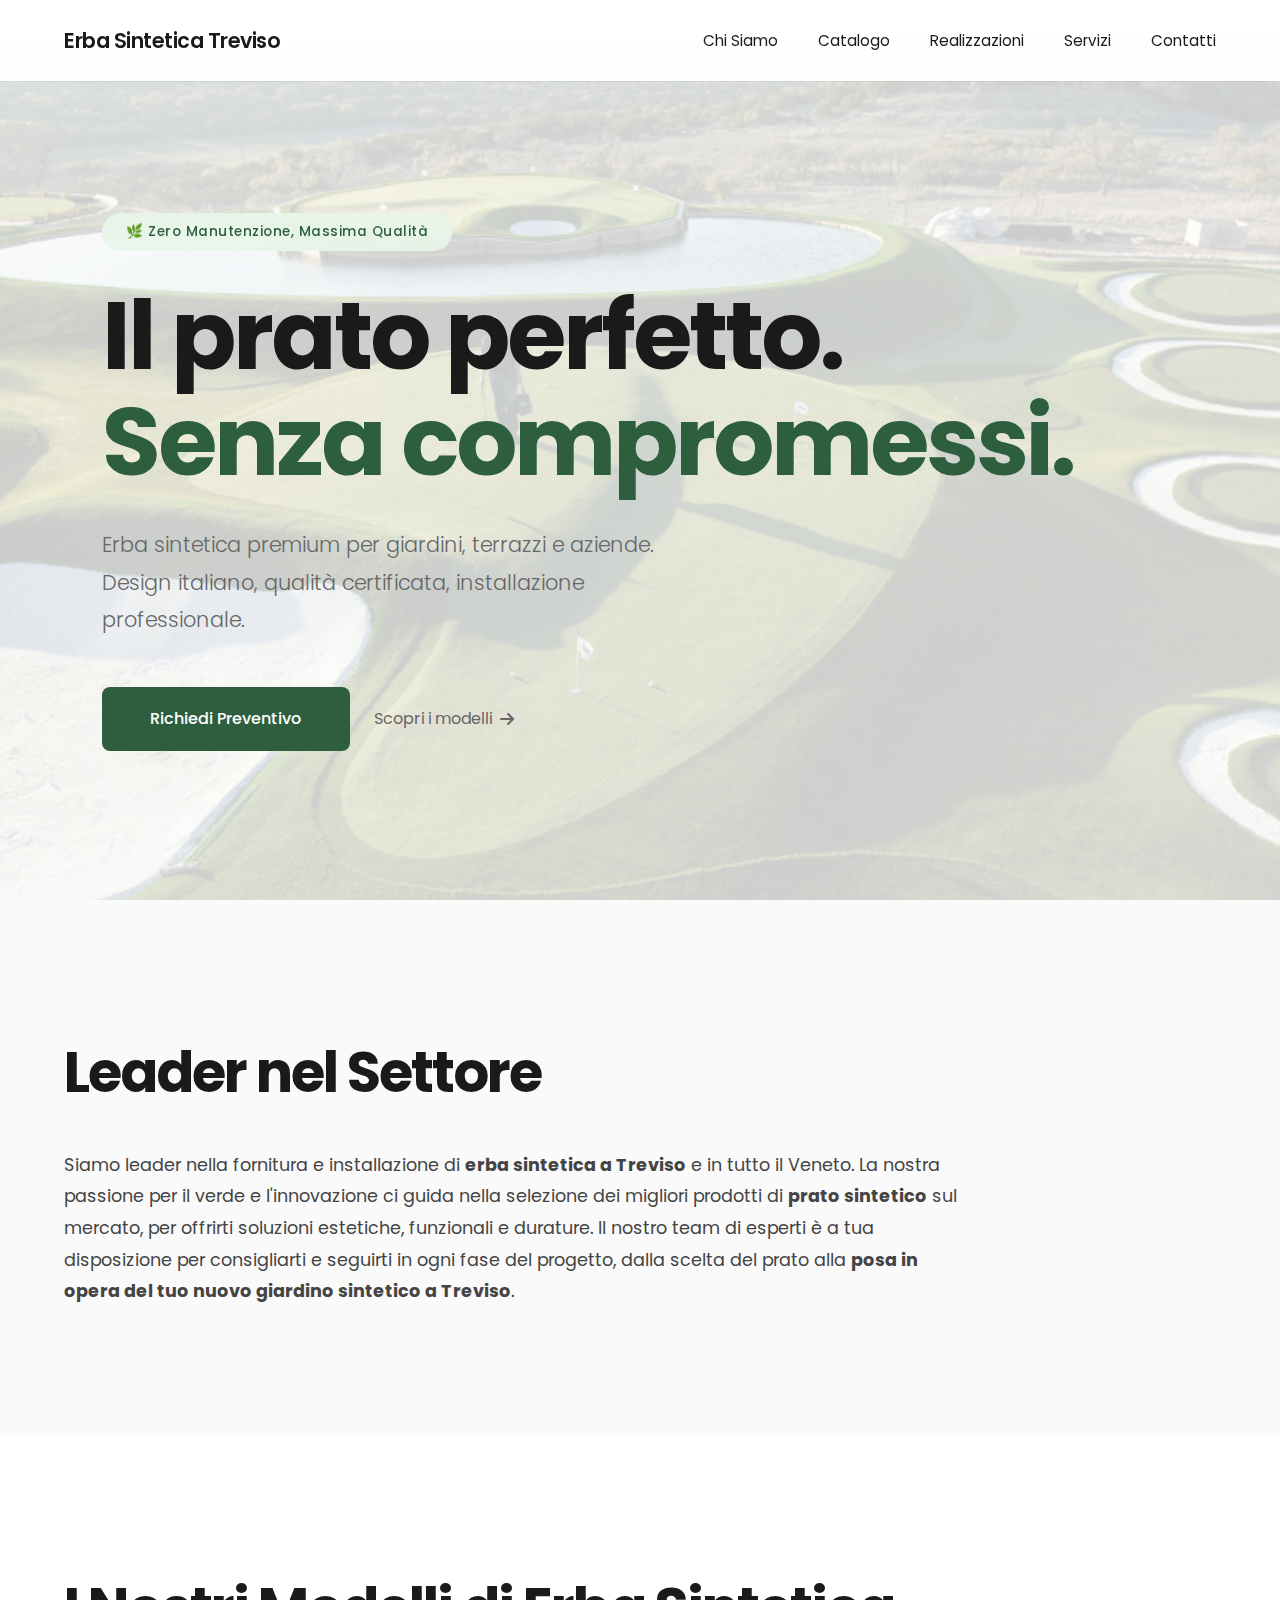
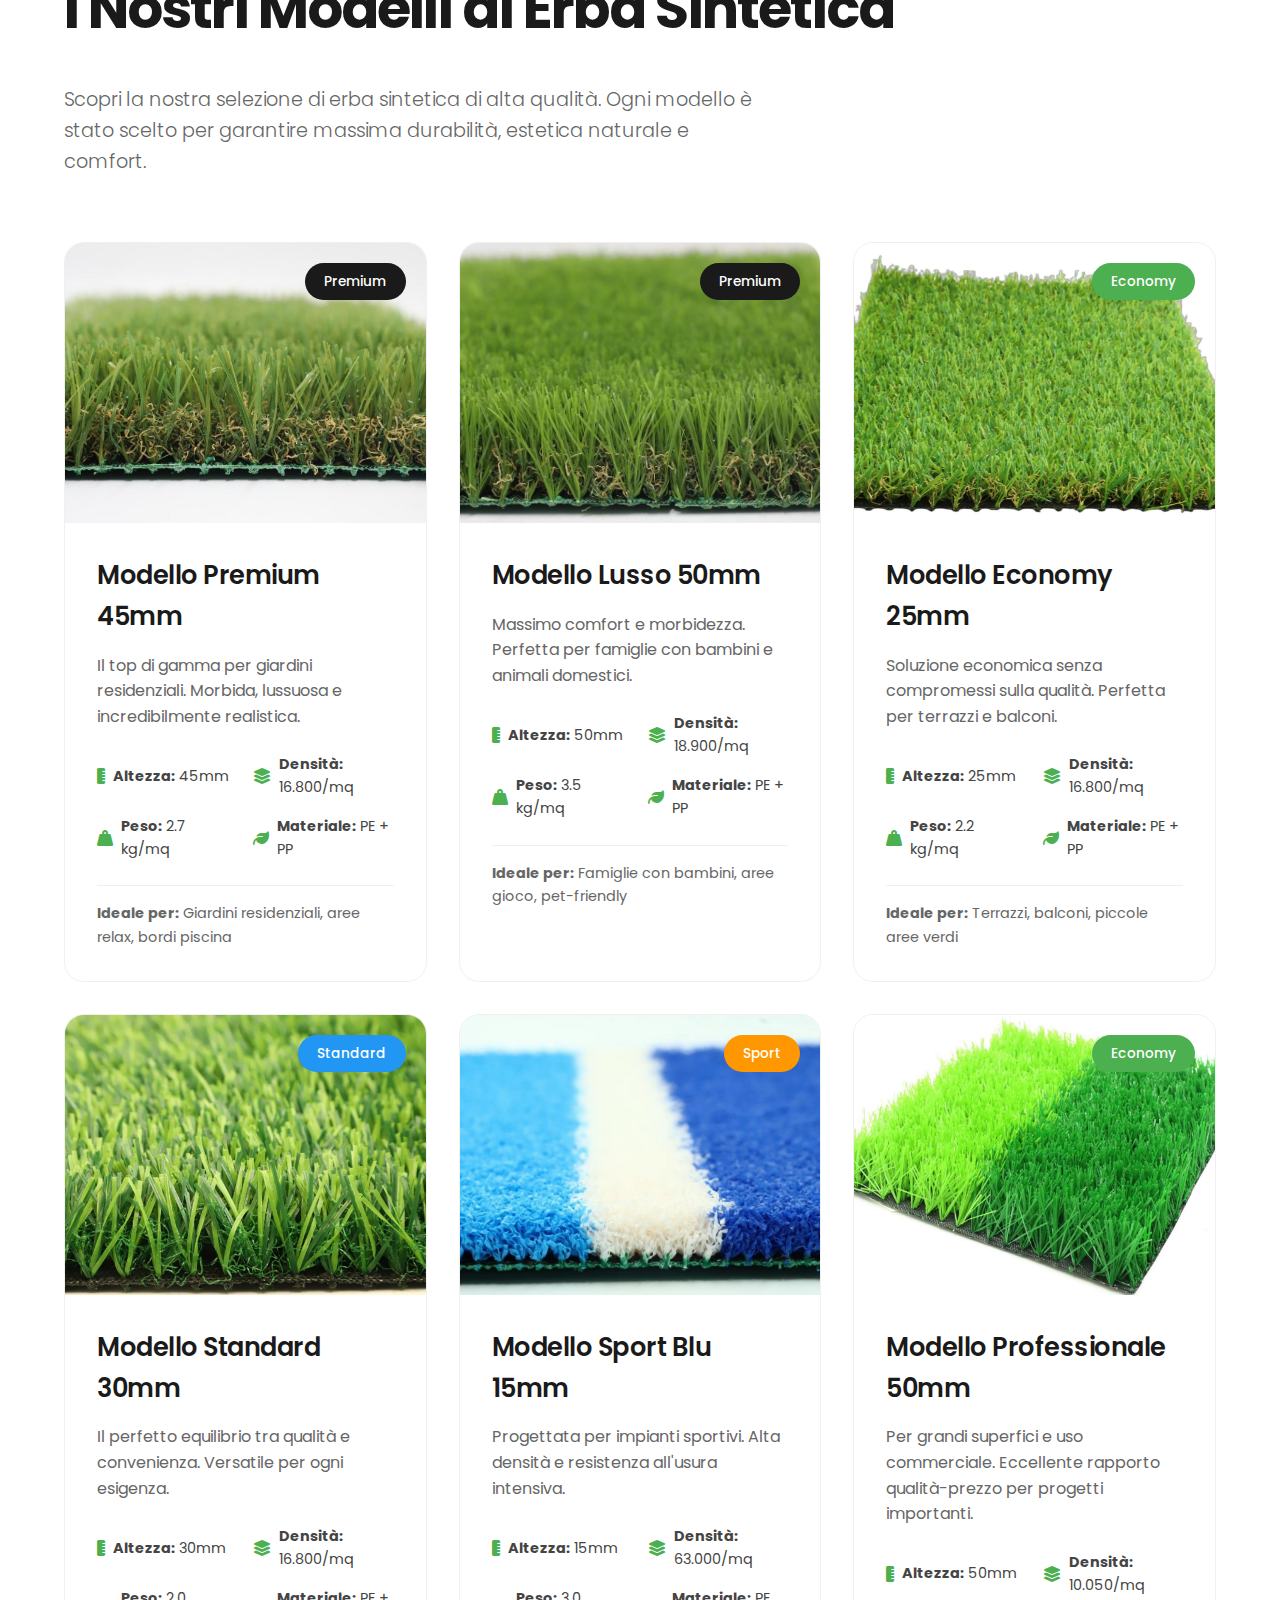
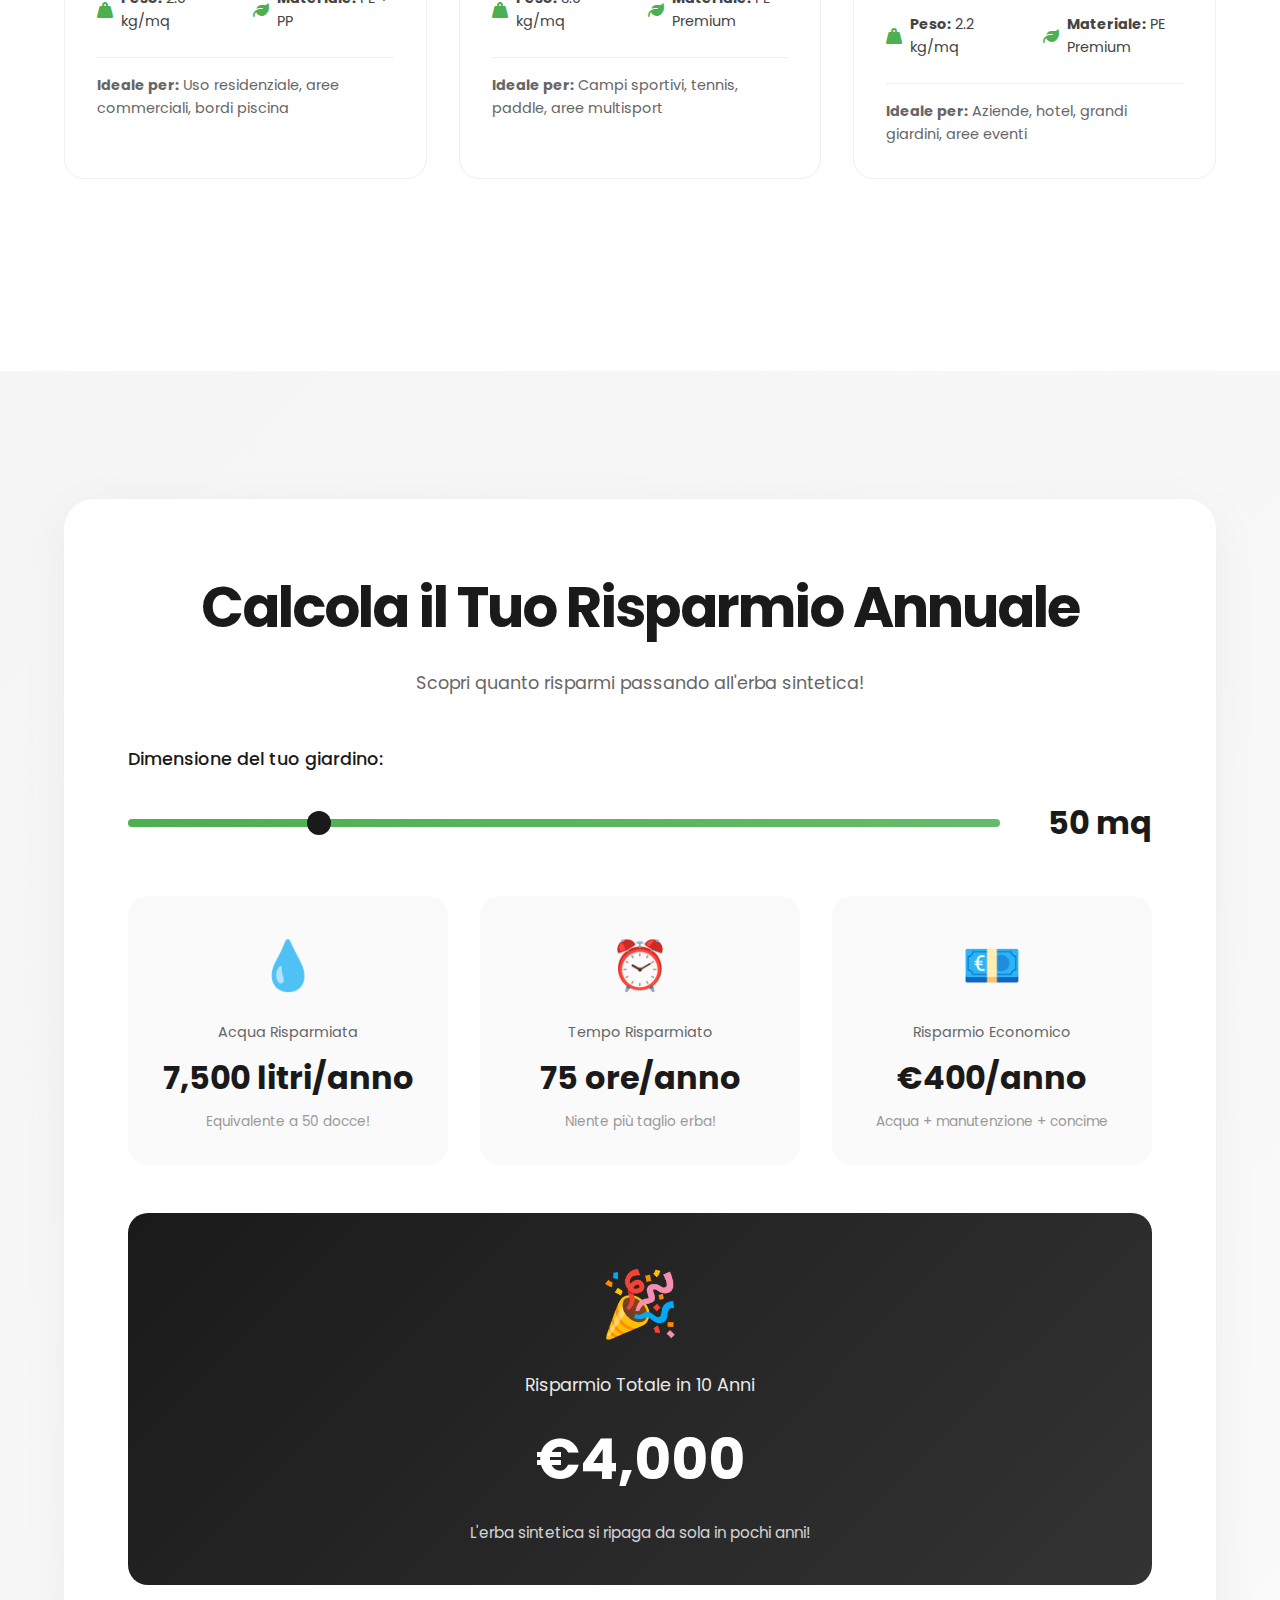
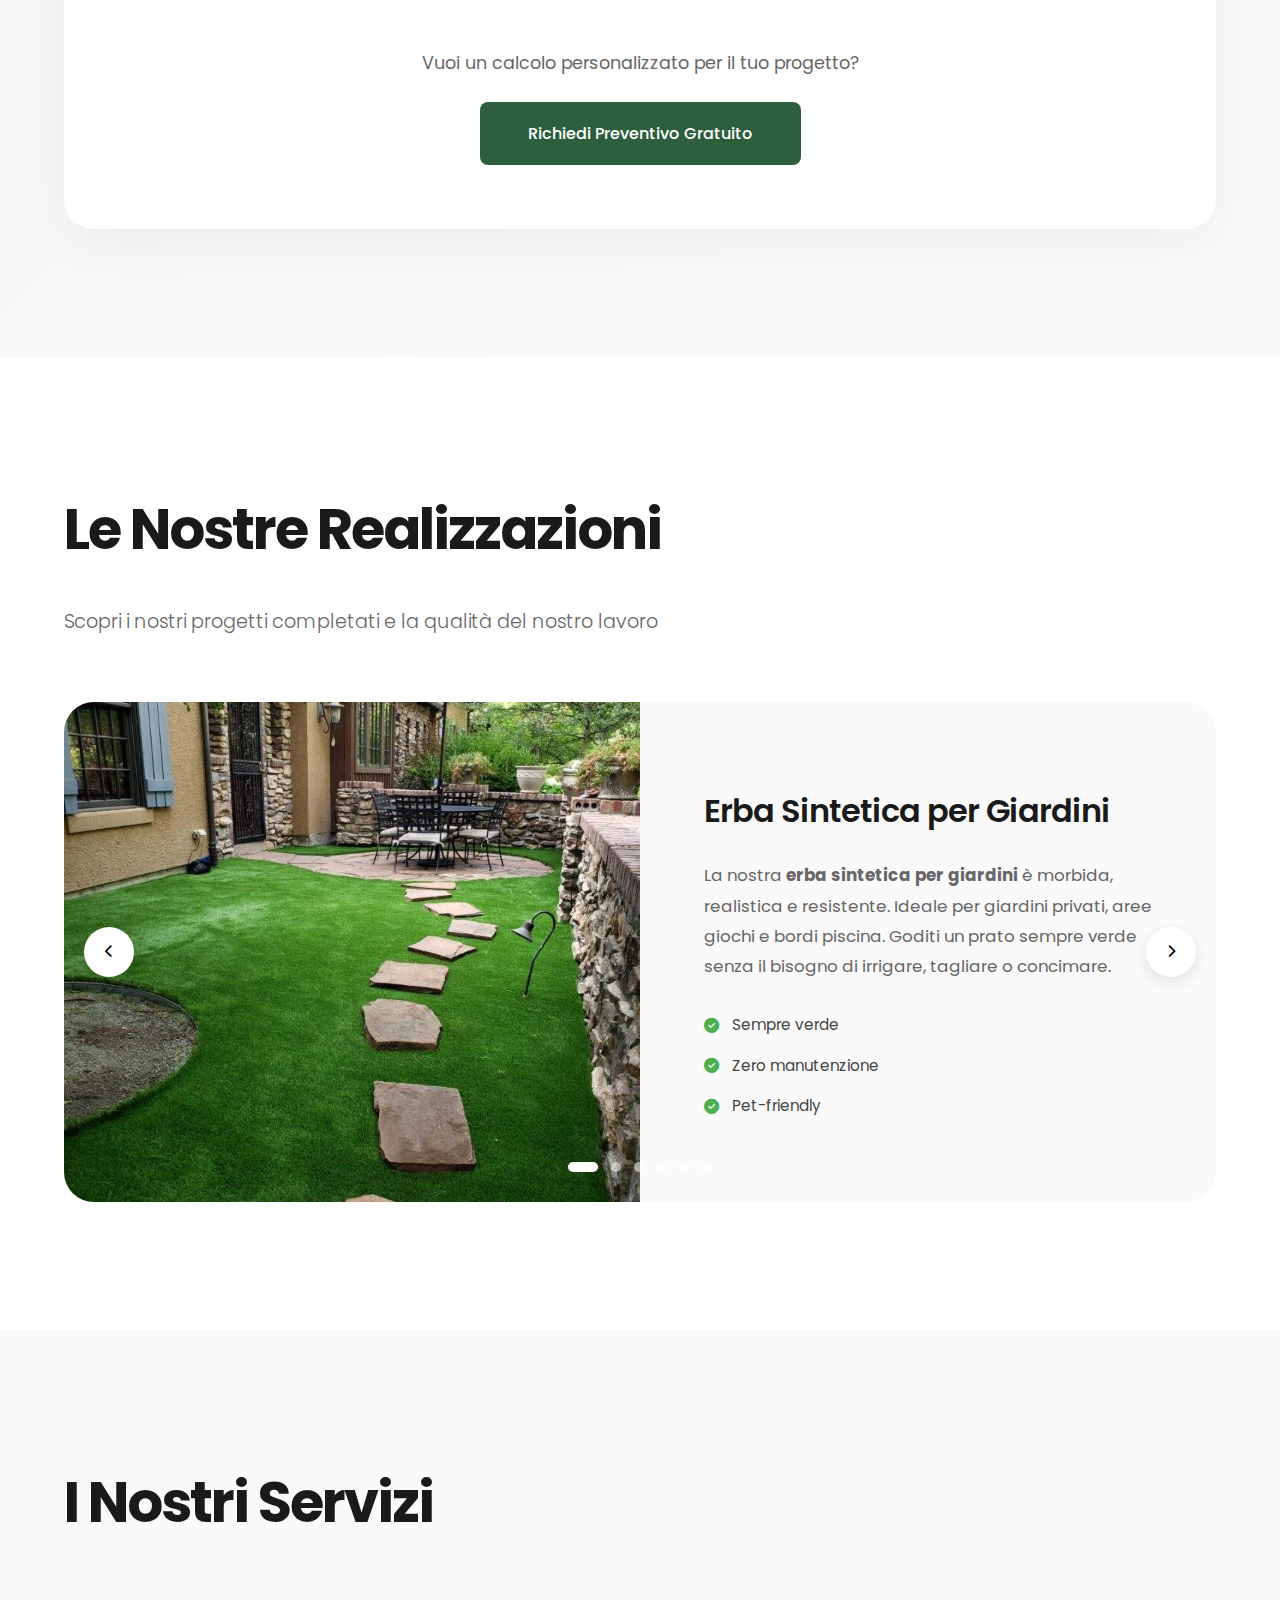
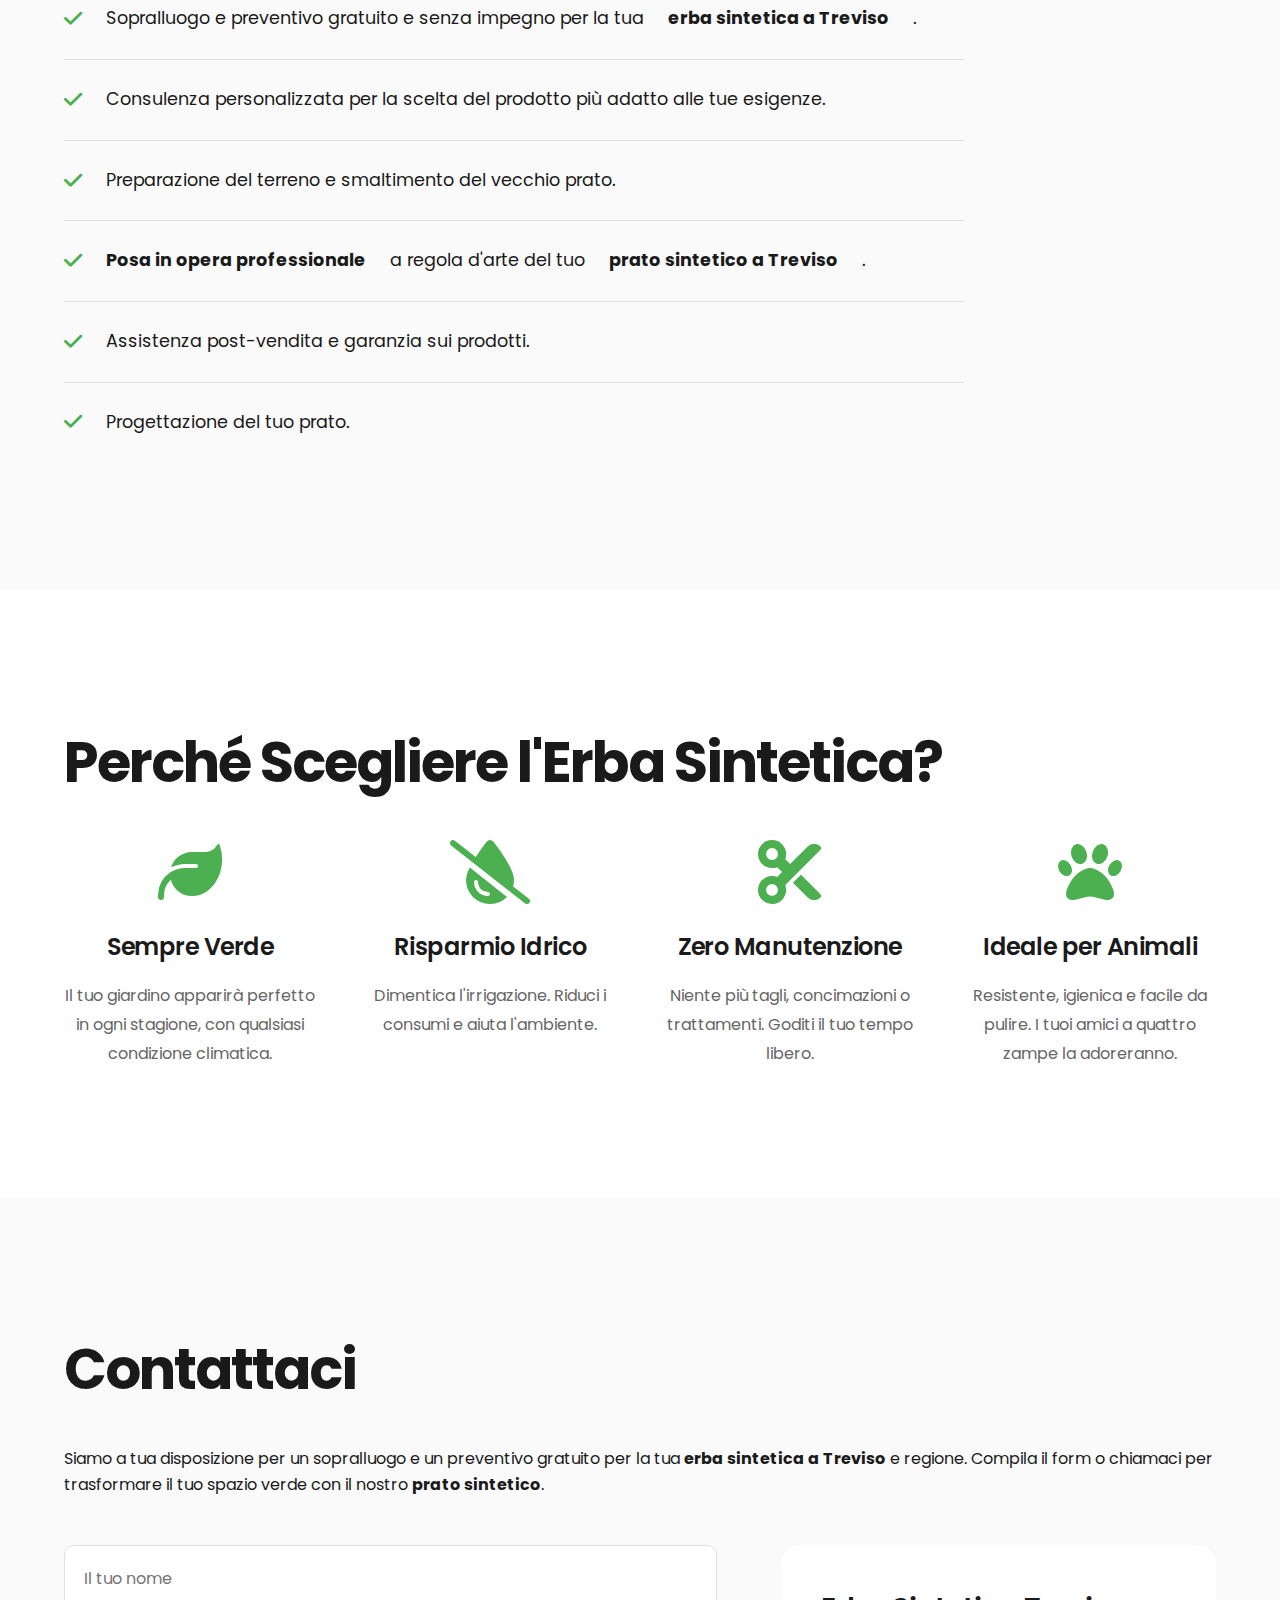
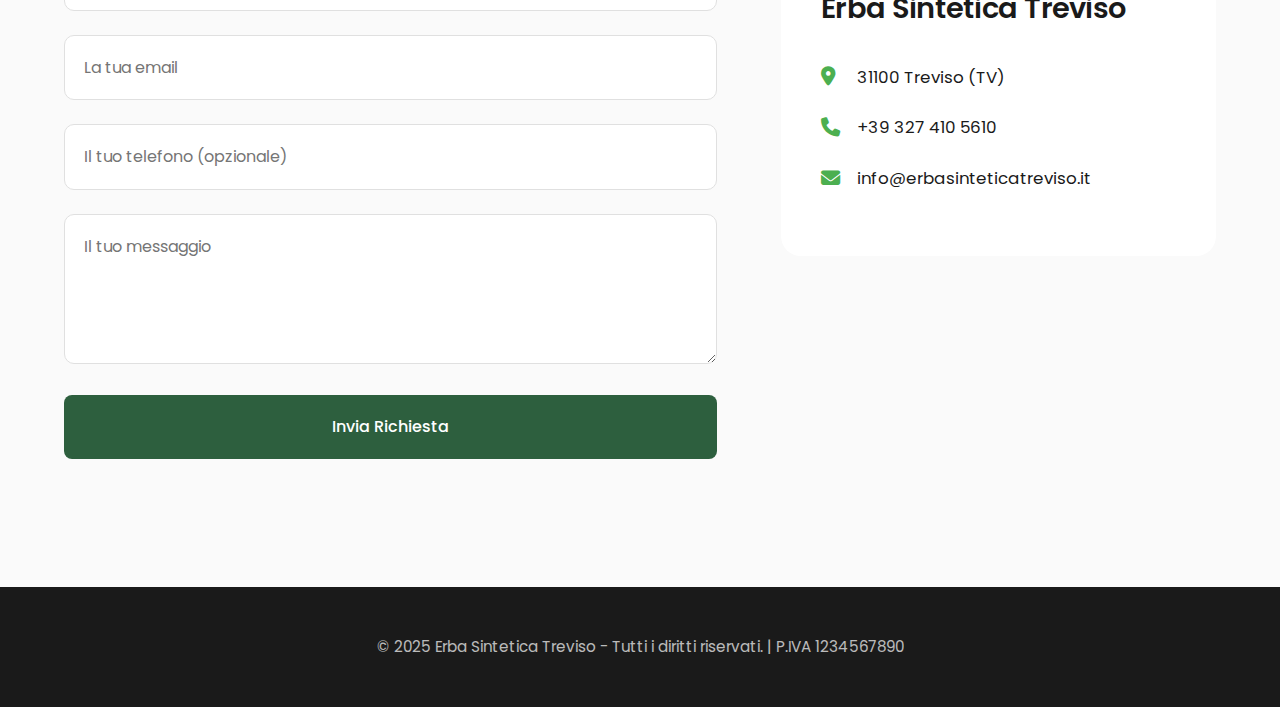
<file: alternative/minimal-content.html>
<!DOCTYPE html>
<html lang="it">
<head>
    <meta charset="UTF-8">
    <meta name="viewport" content="width=device-width, initial-scale=1.0">
    <title>Erba Sintetica Treviso | Il Tuo Prato Perfetto</title>
    <link rel="preconnect" href="https://fonts.googleapis.com">
    <link rel="preconnect" href="https://fonts.gstatic.com" crossorigin>
    <link href="https://fonts.googleapis.com/css2?family=Poppins:wght@300;400;500;600;700&display=swap" rel="stylesheet">
    <link rel="stylesheet" href="https://cdnjs.cloudflare.com/ajax/libs/font-awesome/6.4.2/css/all.min.css">
    <style>
        * {
            margin: 0;
            padding: 0;
            box-sizing: border-box;
        }

        body {
            font-family: 'Poppins', sans-serif;
            background: #ffffff;
            color: #1a1a1a;
            line-height: 1.6;
            overflow-x: hidden;
        }

        /* Navigation */
        nav {
            position: fixed;
            top: 0;
            left: 0;
            right: 0;
            background: rgba(255, 255, 255, 0.95);
            backdrop-filter: blur(20px);
            padding: 1.5rem 5%;
            display: flex;
            justify-content: space-between;
            align-items: center;
            z-index: 1000;
            box-shadow: 0 1px 0 rgba(0, 0, 0, 0.05);
        }

        .logo {
            font-size: 1.3rem;
            font-weight: 600;
            color: #1a1a1a;
            letter-spacing: -0.5px;
        }

        .nav-links {
            display: flex;
            gap: 2.5rem;
            list-style: none;
        }

        .nav-links a {
            color: #1a1a1a;
            text-decoration: none;
            font-size: 0.95rem;
            font-weight: 400;
            transition: all 0.3s ease;
            position: relative;
        }

        .nav-links a::after {
            content: '';
            position: absolute;
            bottom: -5px;
            left: 0;
            width: 0;
            height: 2px;
            background: #4CAF50;
            transition: width 0.3s ease;
        }

        .nav-links a:hover::after {
            width: 100%;
        }

        /* Hero Section with Image Slider */
        .hero {
            position: relative;
            min-height: 100vh;
            display: flex;
            align-items: center;
            padding: 10rem 8% 6rem;
            overflow: hidden;
            background: linear-gradient(135deg, #f8faf8 0%, #ffffff 100%);
        }

        .hero-slider {
            position: absolute;
            top: 0;
            left: 0;
            width: 100%;
            height: 100%;
            z-index: 1;
        }

        .hero-slider img {
            position: absolute;
            top: 0;
            left: 0;
            width: 100%;
            height: 100%;
            object-fit: cover;
            opacity: 0;
            transition: opacity 1.5s ease-in-out;
        }

        .hero-slider img.active {
            opacity: 0.2;
        }

        .hero-content {
            position: relative;
            z-index: 2;
            max-width: 1200px;
            margin: 0 auto;
            width: 100%;
        }

        .hero-tag {
            display: inline-block;
            padding: 0.5rem 1.5rem;
            background: rgba(232, 245, 233, 0.9);
            color: #2d5f3e;
            border-radius: 50px;
            font-size: 0.85rem;
            font-weight: 500;
            margin-bottom: 2rem;
            letter-spacing: 0.5px;
            backdrop-filter: blur(10px);
        }

        .hero h1 {
            font-size: 6rem;
            font-weight: 700;
            line-height: 1.1;
            letter-spacing: -3px;
            color: #1a1a1a;
            margin-bottom: 2rem;
            animation: fadeInUp 1s ease;
        }

        .hero .accent {
            color: #2d5f3e;
        }

        .hero p {
            font-size: 1.3rem;
            color: #666;
            font-weight: 300;
            margin-bottom: 3rem;
            max-width: 600px;
            line-height: 1.8;
            animation: fadeInUp 1s ease 0.2s backwards;
        }

        .cta-group {
            display: flex;
            gap: 1.5rem;
            align-items: center;
            animation: fadeInUp 1s ease 0.4s backwards;
        }

        .btn-primary-minimal {
            padding: 1.2rem 3rem;
            background: #2d5f3e;
            color: white;
            border: none;
            border-radius: 8px;
            font-size: 1rem;
            font-weight: 500;
            cursor: pointer;
            transition: all 0.3s;
            text-decoration: none;
            display: inline-block;
        }

        .btn-primary-minimal:hover {
            background: #1f4429;
            transform: translateY(-2px);
            box-shadow: 0 10px 30px rgba(45, 95, 62, 0.2);
        }

        .btn-link {
            color: #666;
            text-decoration: none;
            font-size: 1rem;
            display: flex;
            align-items: center;
            gap: 0.5rem;
            transition: gap 0.3s;
        }

        .btn-link:hover {
            gap: 1rem;
            color: #2d5f3e;
        }

        /* Sections */
        section {
            padding: 8rem 5%;
        }

        .container {
            max-width: 1200px;
            margin: 0 auto;
        }

        h2 {
            font-size: 3.5rem;
            font-weight: 700;
            letter-spacing: -2px;
            margin-bottom: 2rem;
            color: #1a1a1a;
        }

        .section-subtitle {
            font-size: 1.2rem;
            color: #666;
            font-weight: 300;
            margin-bottom: 4rem;
            max-width: 700px;
        }

        /* Stats Minimal */
        .stats {
            padding: 6rem 8%;
            background: white;
        }

        .stats-grid {
            display: grid;
            grid-template-columns: repeat(4, 1fr);
            gap: 4rem;
            max-width: 1200px;
            margin: 0 auto;
            padding: 4rem 0;
            border-top: 1px solid #f0f0f0;
            border-bottom: 1px solid #f0f0f0;
        }

        .stat-item {
            text-align: center;
        }

        .stat-number {
            font-size: 3rem;
            font-weight: 700;
            color: #2d5f3e;
            margin-bottom: 0.5rem;
        }

        .stat-label {
            font-size: 0.9rem;
            color: #999;
            text-transform: uppercase;
            letter-spacing: 1px;
        }

        /* Chi Siamo */
        #chi-siamo {
            background: #fafafa;
        }

        #chi-siamo p {
            font-size: 1.1rem;
            line-height: 1.8;
            color: #444;
            max-width: 900px;
        }

        /* Catalogo Prodotti */
        .catalogo-grid {
            display: grid;
            grid-template-columns: repeat(auto-fit, minmax(350px, 1fr));
            gap: 2rem;
            margin-bottom: 4rem;
        }

        .catalogo-card {
            background: white;
            border-radius: 20px;
            overflow: hidden;
            transition: all 0.4s ease;
            border: 1px solid #f0f0f0;
        }

        .catalogo-card:hover {
            transform: translateY(-8px);
            box-shadow: 0 20px 40px rgba(0, 0, 0, 0.08);
        }

        .catalogo-image {
            position: relative;
            overflow: hidden;
            height: 280px;
        }

        .catalogo-image img {
            width: 100%;
            height: 100%;
            object-fit: cover;
            transition: transform 0.5s ease;
        }

        .catalogo-card:hover .catalogo-image img {
            transform: scale(1.05);
        }

        .catalogo-badge {
            position: absolute;
            top: 20px;
            right: 20px;
            background: #1a1a1a;
            color: white;
            padding: 0.5rem 1.2rem;
            border-radius: 30px;
            font-size: 0.85rem;
            font-weight: 500;
        }

        .catalogo-badge.economy {
            background: #4CAF50;
        }

        .catalogo-badge.standard {
            background: #2196F3;
        }

        .catalogo-badge.sport {
            background: #FF9800;
        }

        .catalogo-content {
            padding: 2rem;
        }

        .catalogo-content h3 {
            font-size: 1.6rem;
            font-weight: 600;
            margin-bottom: 1rem;
            letter-spacing: -0.5px;
        }

        .catalogo-description {
            color: #666;
            margin-bottom: 1.5rem;
            line-height: 1.6;
        }

        .catalogo-specs {
            display: grid;
            grid-template-columns: repeat(2, 1fr);
            gap: 1rem;
            margin-bottom: 1.5rem;
        }

        .spec-item {
            display: flex;
            align-items: center;
            gap: 0.5rem;
            font-size: 0.9rem;
            color: #444;
        }

        .spec-item i {
            color: #4CAF50;
            font-size: 1rem;
        }

        .catalogo-applications {
            padding-top: 1rem;
            border-top: 1px solid #f0f0f0;
            font-size: 0.9rem;
            color: #666;
        }

        /* Savings Calculator */
        .savings-section {
            background: linear-gradient(135deg, #f5f5f5 0%, #fafafa 100%);
        }

        .savings-calculator {
            background: white;
            border-radius: 30px;
            padding: 4rem;
            box-shadow: 0 10px 50px rgba(0, 0, 0, 0.05);
        }

        .savings-calculator h2 {
            text-align: center;
            margin-bottom: 1rem;
        }

        .savings-subtitle {
            text-align: center;
            font-size: 1.1rem;
            color: #666;
            margin-bottom: 3rem;
        }

        .calculator-input {
            margin-bottom: 3rem;
        }

        .calculator-input label {
            display: block;
            font-size: 1.1rem;
            font-weight: 500;
            margin-bottom: 1.5rem;
            color: #1a1a1a;
        }

        .slider-container {
            display: flex;
            align-items: center;
            gap: 2rem;
        }

        .size-slider {
            flex: 1;
            height: 8px;
            border-radius: 10px;
            background: linear-gradient(90deg, #4CAF50 0%, #66BB6A 100%);
            outline: none;
            -webkit-appearance: none;
        }

        .size-slider::-webkit-slider-thumb {
            -webkit-appearance: none;
            appearance: none;
            width: 24px;
            height: 24px;
            border-radius: 50%;
            background: #1a1a1a;
            cursor: pointer;
            transition: all 0.3s ease;
        }

        .size-slider::-webkit-slider-thumb:hover {
            transform: scale(1.2);
            background: #4CAF50;
        }

        .size-display {
            font-size: 2rem;
            font-weight: 700;
            color: #1a1a1a;
            min-width: 120px;
            text-align: right;
        }

        .savings-results {
            display: grid;
            grid-template-columns: repeat(auto-fit, minmax(250px, 1fr));
            gap: 2rem;
            margin-bottom: 3rem;
        }

        .saving-card {
            background: #fafafa;
            border-radius: 20px;
            padding: 2rem;
            text-align: center;
            transition: all 0.3s ease;
        }

        .saving-card:hover {
            transform: translateY(-5px);
            background: #f5f5f5;
        }

        .saving-icon {
            font-size: 3rem;
            margin-bottom: 1rem;
        }

        .saving-label {
            font-size: 0.9rem;
            color: #666;
            margin-bottom: 0.5rem;
        }

        .saving-value {
            font-size: 2rem;
            font-weight: 700;
            color: #1a1a1a;
            margin-bottom: 0.5rem;
        }

        .saving-detail {
            font-size: 0.85rem;
            color: #999;
        }

        .total-savings-box {
            background: linear-gradient(135deg, #1a1a1a 0%, #333 100%);
            color: white;
            border-radius: 20px;
            padding: 2.5rem;
            text-align: center;
            margin-bottom: 2rem;
        }

        .total-icon {
            font-size: 4rem;
            margin-bottom: 1rem;
        }

        .total-label {
            font-size: 1.1rem;
            opacity: 0.9;
            margin-bottom: 1rem;
        }

        .total-value {
            font-size: 3.5rem;
            font-weight: 700;
            margin-bottom: 1rem;
        }

        .total-detail {
            font-size: 0.95rem;
            opacity: 0.8;
        }

        .calculator-cta {
            text-align: center;
            padding-top: 2rem;
        }

        .calculator-cta p {
            margin-bottom: 1.5rem;
            font-size: 1.1rem;
            color: #666;
        }

        .calculator-cta .cta-button,
        .calculator-cta .btn-primary-minimal {
            padding: 1.2rem 3rem;
            background: #2d5f3e;
            color: white;
            border: none;
            border-radius: 8px;
            font-size: 1rem;
            font-weight: 500;
            cursor: pointer;
            transition: all 0.3s;
            text-decoration: none;
            display: inline-block;
        }

        .calculator-cta .cta-button:hover,
        .calculator-cta .btn-primary-minimal:hover {
            background: #1f4429;
            transform: translateY(-2px);
            box-shadow: 0 10px 30px rgba(45, 95, 62, 0.2);
        }

        /* Realizzazioni Carousel */
        .carousel-container {
            position: relative;
            overflow: hidden;
            border-radius: 30px;
            background: #fafafa;
        }

        .carousel-track-container {
            overflow: hidden;
        }

        .carousel-track {
            display: flex;
            transition: transform 0.5s ease;
        }

        .carousel-slide {
            min-width: 100%;
            opacity: 0;
            transition: opacity 0.5s ease;
        }

        .carousel-slide.active {
            opacity: 1;
        }

        .carousel-content {
            display: grid;
            grid-template-columns: 1fr 1fr;
            gap: 0;
            align-items: center;
        }

        .carousel-image {
            height: 500px;
            overflow: hidden;
        }

        .carousel-image img {
            width: 100%;
            height: 100%;
            object-fit: cover;
        }

        .carousel-text {
            padding: 4rem;
        }

        .carousel-text h3 {
            font-size: 2rem;
            font-weight: 600;
            margin-bottom: 1.5rem;
            letter-spacing: -1px;
        }

        .carousel-text p {
            font-size: 1.05rem;
            line-height: 1.8;
            color: #666;
            margin-bottom: 2rem;
        }

        .carousel-features {
            display: flex;
            flex-direction: column;
            gap: 1rem;
        }

        .carousel-features span {
            display: flex;
            align-items: center;
            gap: 0.8rem;
            font-size: 0.95rem;
            color: #444;
        }

        .carousel-features i {
            color: #4CAF50;
        }

        .carousel-btn {
            position: absolute;
            top: 50%;
            transform: translateY(-50%);
            background: white;
            border: none;
            width: 50px;
            height: 50px;
            border-radius: 50%;
            cursor: pointer;
            box-shadow: 0 5px 15px rgba(0, 0, 0, 0.1);
            transition: all 0.3s ease;
            z-index: 10;
        }

        .carousel-btn:hover {
            background: #1a1a1a;
            color: white;
            transform: translateY(-50%) scale(1.1);
        }

        .carousel-btn-prev {
            left: 20px;
        }

        .carousel-btn-next {
            right: 20px;
        }

        .carousel-indicators {
            position: absolute;
            bottom: 30px;
            left: 50%;
            transform: translateX(-50%);
            display: flex;
            gap: 0.8rem;
            z-index: 10;
        }

        .indicator {
            width: 10px;
            height: 10px;
            border-radius: 50%;
            background: rgba(255, 255, 255, 0.5);
            border: none;
            cursor: pointer;
            transition: all 0.3s ease;
        }

        .indicator.active {
            background: white;
            width: 30px;
            border-radius: 5px;
        }

        /* Servizi */
        #servizi {
            background: #fafafa;
        }

        #servizi ul {
            list-style: none;
            max-width: 900px;
        }

        #servizi li {
            display: flex;
            align-items: flex-start;
            gap: 1.5rem;
            padding: 1.5rem 0;
            font-size: 1.1rem;
            line-height: 1.8;
            border-bottom: 1px solid #e0e0e0;
        }

        #servizi li:last-child {
            border-bottom: none;
        }

        #servizi i {
            color: #4CAF50;
            font-size: 1.3rem;
            margin-top: 0.3rem;
        }

        /* Vantaggi */
        .vantaggi-grid {
            display: grid;
            grid-template-columns: repeat(auto-fit, minmax(250px, 1fr));
            gap: 3rem;
        }

        .vantaggio {
            text-align: center;
            transition: all 0.3s ease;
        }

        .vantaggio:hover {
            transform: translateY(-10px);
        }

        .vantaggio i {
            font-size: 4rem;
            color: #4CAF50;
            margin-bottom: 1.5rem;
            display: block;
        }

        .vantaggio h3 {
            font-size: 1.5rem;
            font-weight: 600;
            margin-bottom: 1rem;
            letter-spacing: -0.5px;
        }

        .vantaggio p {
            color: #666;
            line-height: 1.8;
        }

        /* Contatti */
        #contatti {
            background: #fafafa;
        }

        .contatti-wrapper {
            display: grid;
            grid-template-columns: 1.5fr 1fr;
            gap: 4rem;
            margin-top: 3rem;
        }

        .contatti-form input,
        .contatti-form textarea {
            width: 100%;
            padding: 1.2rem;
            margin-bottom: 1.5rem;
            border: 1px solid #e0e0e0;
            border-radius: 10px;
            font-family: 'Poppins', sans-serif;
            font-size: 1rem;
            transition: all 0.3s ease;
            background: white;
        }

        .contatti-form input:focus,
        .contatti-form textarea:focus {
            outline: none;
            border-color: #2d5f3e;
            box-shadow: 0 0 0 3px rgba(45, 95, 62, 0.1);
        }

        .contatti-form textarea {
            min-height: 150px;
            resize: vertical;
        }

        .contatti-form .cta-button,
        .contatti-form button[type="submit"] {
            width: 100%;
            padding: 1.2rem 3rem;
            background: #2d5f3e;
            color: white;
            border: none;
            border-radius: 8px;
            font-size: 1rem;
            font-weight: 500;
            cursor: pointer;
            transition: all 0.3s;
            font-family: 'Poppins', sans-serif;
        }

        .contatti-form .cta-button:hover,
        .contatti-form button[type="submit"]:hover {
            background: #1f4429;
            transform: translateY(-2px);
            box-shadow: 0 10px 30px rgba(45, 95, 62, 0.2);
        }

        .contatti-info {
            background: white;
            padding: 2.5rem;
            border-radius: 20px;
            height: fit-content;
        }

        .contatti-info h3 {
            font-size: 1.8rem;
            font-weight: 600;
            margin-bottom: 2rem;
            letter-spacing: -0.5px;
        }

        .contatti-info p {
            display: flex;
            align-items: center;
            gap: 1rem;
            margin-bottom: 1.5rem;
            font-size: 1.05rem;
        }

        .contatti-info i {
            color: #4CAF50;
            font-size: 1.2rem;
            width: 20px;
        }

        .contatti-info a {
            color: #1a1a1a;
            text-decoration: none;
            transition: color 0.3s ease;
        }

        .contatti-info a:hover {
            color: #4CAF50;
        }

        /* Footer */
        footer {
            background: #1a1a1a;
            color: white;
            text-align: center;
            padding: 3rem 5%;
        }

        footer p {
            font-size: 0.95rem;
            opacity: 0.7;
        }

        /* Animations */
        @keyframes fadeInUp {
            from {
                opacity: 0;
                transform: translateY(30px);
            }
            to {
                opacity: 1;
                transform: translateY(0);
            }
        }

        /* Responsive */
        @media (max-width: 1024px) {
            .hero h1 {
                font-size: 4rem;
            }

            h2 {
                font-size: 2.5rem;
            }

            .stats-grid {
                grid-template-columns: repeat(2, 1fr);
                gap: 3rem;
            }

            .carousel-content {
                grid-template-columns: 1fr;
            }

            .carousel-image {
                height: 350px;
            }

            .contatti-wrapper {
                grid-template-columns: 1fr;
            }
        }

        @media (max-width: 768px) {
            .nav-links {
                display: none;
            }

            .hero h1 {
                font-size: 3rem;
                letter-spacing: -2px;
            }

            .hero p {
                font-size: 1.1rem;
            }

            .cta-group {
                flex-direction: column;
                align-items: flex-start;
            }

            section {
                padding: 4rem 5%;
            }

            h2 {
                font-size: 2rem;
            }

            .stats-grid {
                grid-template-columns: 1fr;
                gap: 2rem;
            }

            .catalogo-grid {
                grid-template-columns: 1fr;
            }

            .savings-calculator {
                padding: 2rem;
            }

            .slider-container {
                flex-direction: column;
                align-items: stretch;
            }

            .size-display {
                text-align: center;
            }

            .carousel-text {
                padding: 2rem;
            }

            .carousel-btn {
                width: 40px;
                height: 40px;
            }
        }
    </style>
</head>
<body>
    <!-- Navigation -->
    <nav>
        <div class="logo">Erba Sintetica Treviso</div>
        <ul class="nav-links">
            <li><a href="#chi-siamo">Chi Siamo</a></li>
            <li><a href="#catalogo-prodotti">Catalogo</a></li>
            <li><a href="#realizzazioni">Realizzazioni</a></li>
            <li><a href="#servizi">Servizi</a></li>
            <li><a href="#contatti">Contatti</a></li>
        </ul>
    </nav>

    <!-- Hero Section with Image Slider -->
    <section class="hero">
        <div class="hero-slider">
            <img src="../images/hero/erba_sintetica_golf.jpg" alt="Erba sintetica per golf" class="active">
            <img src="../images/hero/erba_sintetica_calcio.webp" alt="Erba sintetica per calcio">
            <img src="../images/hero/erba_sintetica_azienda3.jpg" alt="Erba sintetica per hotel">
        </div>
        <div class="hero-content">
            <div class="hero-tag">🌿 Zero Manutenzione, Massima Qualità</div>
            <h1>
                Il prato perfetto.<br>
                <span class="accent">Senza compromessi.</span>
            </h1>
            <p>
                Erba sintetica premium per giardini, terrazzi e aziende.
                Design italiano, qualità certificata, installazione professionale.
            </p>
            <div class="cta-group">
                <a href="#contatti" class="btn-primary-minimal">Richiedi Preventivo</a>
                <a href="#catalogo-prodotti" class="btn-link">
                    Scopri i modelli
                    <i class="fas fa-arrow-right"></i>
                </a>
            </div>
        </div>
    </section>

    <!-- Chi Siamo -->
    <section id="chi-siamo">
        <div class="container">
            <h2>Leader nel Settore</h2>
            <p>Siamo leader nella fornitura e installazione di <strong>erba sintetica a Treviso</strong> e in tutto il Veneto. La nostra passione per il verde e l'innovazione ci guida nella selezione dei migliori prodotti di <strong>prato sintetico</strong> sul mercato, per offrirti soluzioni estetiche, funzionali e durature. Il nostro team di esperti è a tua disposizione per consigliarti e seguirti in ogni fase del progetto, dalla scelta del prato alla <strong>posa in opera del tuo nuovo giardino sintetico a Treviso</strong>.</p>
        </div>
    </section>

    <!-- Catalogo Prodotti -->
    <section id="catalogo-prodotti">
        <div class="container">
            <h2>I Nostri Modelli di Erba Sintetica</h2>
            <p class="section-subtitle">Scopri la nostra selezione di erba sintetica di alta qualità. Ogni modello è stato scelto per garantire massima durabilità, estetica naturale e comfort.</p>

            <div class="catalogo-grid">
                <!-- Prodotto 1: Premium 45mm -->
                <div class="catalogo-card">
                    <div class="catalogo-image">
                        <img src="../images/prodotti/erba_premium_45mm.jpg" alt="Erba sintetica premium 45mm">
                        <div class="catalogo-badge">Premium</div>
                    </div>
                    <div class="catalogo-content">
                        <h3>Modello Premium 45mm</h3>
                        <p class="catalogo-description">Il top di gamma per giardini residenziali. Morbida, lussuosa e incredibilmente realistica.</p>
                        <div class="catalogo-specs">
                            <div class="spec-item">
                                <i class="fas fa-ruler-vertical"></i>
                                <span><strong>Altezza:</strong> 45mm</span>
                            </div>
                            <div class="spec-item">
                                <i class="fas fa-layer-group"></i>
                                <span><strong>Densità:</strong> 16.800/mq</span>
                            </div>
                            <div class="spec-item">
                                <i class="fas fa-weight-hanging"></i>
                                <span><strong>Peso:</strong> 2.7 kg/mq</span>
                            </div>
                            <div class="spec-item">
                                <i class="fas fa-leaf"></i>
                                <span><strong>Materiale:</strong> PE + PP</span>
                            </div>
                        </div>
                        <div class="catalogo-applications">
                            <strong>Ideale per:</strong> Giardini residenziali, aree relax, bordi piscina
                        </div>
                    </div>
                </div>

                <!-- Prodotto 2: Lusso 50mm -->
                <div class="catalogo-card">
                    <div class="catalogo-image">
                        <img src="../images/prodotti/erba_lusso_50mm.jpg" alt="Erba sintetica lusso 50mm">
                        <div class="catalogo-badge">Premium</div>
                    </div>
                    <div class="catalogo-content">
                        <h3>Modello Lusso 50mm</h3>
                        <p class="catalogo-description">Massimo comfort e morbidezza. Perfetta per famiglie con bambini e animali domestici.</p>
                        <div class="catalogo-specs">
                            <div class="spec-item">
                                <i class="fas fa-ruler-vertical"></i>
                                <span><strong>Altezza:</strong> 50mm</span>
                            </div>
                            <div class="spec-item">
                                <i class="fas fa-layer-group"></i>
                                <span><strong>Densità:</strong> 18.900/mq</span>
                            </div>
                            <div class="spec-item">
                                <i class="fas fa-weight-hanging"></i>
                                <span><strong>Peso:</strong> 3.5 kg/mq</span>
                            </div>
                            <div class="spec-item">
                                <i class="fas fa-leaf"></i>
                                <span><strong>Materiale:</strong> PE + PP</span>
                            </div>
                        </div>
                        <div class="catalogo-applications">
                            <strong>Ideale per:</strong> Famiglie con bambini, aree gioco, pet-friendly
                        </div>
                    </div>
                </div>

                <!-- Prodotto 3: Economy 25mm -->
                <div class="catalogo-card">
                    <div class="catalogo-image">
                        <img src="../images/prodotti/erba_economy_25mm.jpg" alt="Erba sintetica economy 25mm">
                        <div class="catalogo-badge economy">Economy</div>
                    </div>
                    <div class="catalogo-content">
                        <h3>Modello Economy 25mm</h3>
                        <p class="catalogo-description">Soluzione economica senza compromessi sulla qualità. Perfetta per terrazzi e balconi.</p>
                        <div class="catalogo-specs">
                            <div class="spec-item">
                                <i class="fas fa-ruler-vertical"></i>
                                <span><strong>Altezza:</strong> 25mm</span>
                            </div>
                            <div class="spec-item">
                                <i class="fas fa-layer-group"></i>
                                <span><strong>Densità:</strong> 16.800/mq</span>
                            </div>
                            <div class="spec-item">
                                <i class="fas fa-weight-hanging"></i>
                                <span><strong>Peso:</strong> 2.2 kg/mq</span>
                            </div>
                            <div class="spec-item">
                                <i class="fas fa-leaf"></i>
                                <span><strong>Materiale:</strong> PE + PP</span>
                            </div>
                        </div>
                        <div class="catalogo-applications">
                            <strong>Ideale per:</strong> Terrazzi, balconi, piccole aree verdi
                        </div>
                    </div>
                </div>

                <!-- Prodotto 4: Standard 30mm -->
                <div class="catalogo-card">
                    <div class="catalogo-image">
                        <img src="../images/prodotti/erba_standard_30mm.jpg" alt="Erba sintetica standard 30mm">
                        <div class="catalogo-badge standard">Standard</div>
                    </div>
                    <div class="catalogo-content">
                        <h3>Modello Standard 30mm</h3>
                        <p class="catalogo-description">Il perfetto equilibrio tra qualità e convenienza. Versatile per ogni esigenza.</p>
                        <div class="catalogo-specs">
                            <div class="spec-item">
                                <i class="fas fa-ruler-vertical"></i>
                                <span><strong>Altezza:</strong> 30mm</span>
                            </div>
                            <div class="spec-item">
                                <i class="fas fa-layer-group"></i>
                                <span><strong>Densità:</strong> 16.800/mq</span>
                            </div>
                            <div class="spec-item">
                                <i class="fas fa-weight-hanging"></i>
                                <span><strong>Peso:</strong> 2.0 kg/mq</span>
                            </div>
                            <div class="spec-item">
                                <i class="fas fa-leaf"></i>
                                <span><strong>Materiale:</strong> PE + PP</span>
                            </div>
                        </div>
                        <div class="catalogo-applications">
                            <strong>Ideale per:</strong> Uso residenziale, aree commerciali, bordi piscina
                        </div>
                    </div>
                </div>

                <!-- Prodotto 5: Sport Blu 15mm -->
                <div class="catalogo-card">
                    <div class="catalogo-image">
                        <img src="../images/prodotti/erba_sport_15mm.jpeg" alt="Erba sintetica sport blu 15mm">
                        <div class="catalogo-badge sport">Sport</div>
                    </div>
                    <div class="catalogo-content">
                        <h3>Modello Sport Blu 15mm</h3>
                        <p class="catalogo-description">Progettata per impianti sportivi. Alta densità e resistenza all'usura intensiva.</p>
                        <div class="catalogo-specs">
                            <div class="spec-item">
                                <i class="fas fa-ruler-vertical"></i>
                                <span><strong>Altezza:</strong> 15mm</span>
                            </div>
                            <div class="spec-item">
                                <i class="fas fa-layer-group"></i>
                                <span><strong>Densità:</strong> 63.000/mq</span>
                            </div>
                            <div class="spec-item">
                                <i class="fas fa-weight-hanging"></i>
                                <span><strong>Peso:</strong> 3.0 kg/mq</span>
                            </div>
                            <div class="spec-item">
                                <i class="fas fa-leaf"></i>
                                <span><strong>Materiale:</strong> PE Premium</span>
                            </div>
                        </div>
                        <div class="catalogo-applications">
                            <strong>Ideale per:</strong> Campi sportivi, tennis, paddle, aree multisport
                        </div>
                    </div>
                </div>

                <!-- Prodotto 6: Professionale 50mm -->
                <div class="catalogo-card">
                    <div class="catalogo-image">
                        <img src="../images/prodotti/erba_professional_50mm.jpg" alt="Erba sintetica professionale 50mm">
                        <div class="catalogo-badge economy">Economy</div>
                    </div>
                    <div class="catalogo-content">
                        <h3>Modello Professionale 50mm</h3>
                        <p class="catalogo-description">Per grandi superfici e uso commerciale. Eccellente rapporto qualità-prezzo per progetti importanti.</p>
                        <div class="catalogo-specs">
                            <div class="spec-item">
                                <i class="fas fa-ruler-vertical"></i>
                                <span><strong>Altezza:</strong> 50mm</span>
                            </div>
                            <div class="spec-item">
                                <i class="fas fa-layer-group"></i>
                                <span><strong>Densità:</strong> 10.050/mq</span>
                            </div>
                            <div class="spec-item">
                                <i class="fas fa-weight-hanging"></i>
                                <span><strong>Peso:</strong> 2.2 kg/mq</span>
                            </div>
                            <div class="spec-item">
                                <i class="fas fa-leaf"></i>
                                <span><strong>Materiale:</strong> PE Premium</span>
                            </div>
                        </div>
                        <div class="catalogo-applications">
                            <strong>Ideale per:</strong> Aziende, hotel, grandi giardini, aree eventi
                        </div>
                    </div>
                </div>
            </div>
        </div>
    </section>

    <!-- Calcolatore Risparmio -->
    <section id="calcolatore-risparmio" class="savings-section">
        <div class="container">
            <div class="savings-calculator">
                <h2>Calcola il Tuo Risparmio Annuale</h2>
                <p class="savings-subtitle">Scopri quanto risparmi passando all'erba sintetica!</p>

                <div class="calculator-input">
                    <label for="garden-size">Dimensione del tuo giardino:</label>
                    <div class="slider-container">
                        <input type="range" min="10" max="200" value="50" id="garden-size" class="size-slider">
                        <span class="size-display"><span id="size-value">50</span> mq</span>
                    </div>
                </div>

                <div class="savings-results">
                    <div class="saving-card">
                        <div class="saving-icon">💧</div>
                        <div class="saving-content">
                            <div class="saving-label">Acqua Risparmiata</div>
                            <div class="saving-value"><span id="water-saved">7,500</span> litri/anno</div>
                            <div class="saving-detail">Equivalente a 50 docce!</div>
                        </div>
                    </div>

                    <div class="saving-card">
                        <div class="saving-icon">⏰</div>
                        <div class="saving-content">
                            <div class="saving-label">Tempo Risparmiato</div>
                            <div class="saving-value"><span id="time-saved">75</span> ore/anno</div>
                            <div class="saving-detail">Niente più taglio erba!</div>
                        </div>
                    </div>

                    <div class="saving-card">
                        <div class="saving-icon">💶</div>
                        <div class="saving-content">
                            <div class="saving-label">Risparmio Economico</div>
                            <div class="saving-value">€<span id="money-saved">400</span>/anno</div>
                            <div class="saving-detail">Acqua + manutenzione + concime</div>
                        </div>
                    </div>
                </div>

                <div class="total-savings-box">
                    <div class="total-icon">🎉</div>
                    <div class="total-content">
                        <div class="total-label">Risparmio Totale in 10 Anni</div>
                        <div class="total-value">€<span id="total-savings">4,000</span></div>
                        <div class="total-detail">L'erba sintetica si ripaga da sola in pochi anni!</div>
                    </div>
                </div>

                <div class="calculator-cta">
                    <p>Vuoi un calcolo personalizzato per il tuo progetto?</p>
                    <a href="#contatti" class="cta-button">Richiedi Preventivo Gratuito</a>
                </div>
            </div>
        </div>
    </section>

    <!-- Realizzazioni -->
    <section id="realizzazioni">
        <div class="container">
            <h2>Le Nostre Realizzazioni</h2>
            <p class="section-subtitle">Scopri i nostri progetti completati e la qualità del nostro lavoro</p>

            <div class="carousel-container">
                <div class="carousel-track-container">
                    <div class="carousel-track">
                        <!-- Slide 1 - Giardini -->
                        <div class="carousel-slide active">
                            <div class="carousel-content">
                                <div class="carousel-image">
                                    <img src="../images/realizzazioni/erba_sintetica_giardini.jpg" alt="Giardino con erba sintetica">
                                </div>
                                <div class="carousel-text">
                                    <h3>Erba Sintetica per Giardini</h3>
                                    <p>La nostra <strong>erba sintetica per giardini</strong> è morbida, realistica e resistente. Ideale per giardini privati, aree giochi e bordi piscina. Goditi un prato sempre verde senza il bisogno di irrigare, tagliare o concimare.</p>
                                    <div class="carousel-features">
                                        <span><i class="fas fa-check-circle"></i> Sempre verde</span>
                                        <span><i class="fas fa-check-circle"></i> Zero manutenzione</span>
                                        <span><i class="fas fa-check-circle"></i> Pet-friendly</span>
                                    </div>
                                </div>
                            </div>
                        </div>

                        <!-- Slide 2 - Terrazzi -->
                        <div class="carousel-slide">
                            <div class="carousel-content">
                                <div class="carousel-image">
                                    <img src="../images/realizzazioni/erba_sintetica_terrazzi.webp" alt="Terrazzo con erba sintetica">
                                </div>
                                <div class="carousel-text">
                                    <h3>Erba Sintetica per Terrazzi</h3>
                                    <p>Trasforma il tuo terrazzo o balcone in un'accogliente area verde con la nostra <strong>erba sintetica per terrazzi a Treviso</strong>. I nostri manti a pelo corto sono facili da pulire e perfetti per dare un tocco di natura ai tuoi spazi esterni.</p>
                                    <div class="carousel-features">
                                        <span><i class="fas fa-check-circle"></i> Facile installazione</span>
                                        <span><i class="fas fa-check-circle"></i> Drenaggio ottimale</span>
                                        <span><i class="fas fa-check-circle"></i> Resistente UV</span>
                                    </div>
                                </div>
                            </div>
                        </div>

                        <!-- Slide 3 - Aziende -->
                        <div class="carousel-slide">
                            <div class="carousel-content">
                                <div class="carousel-image">
                                    <img src="../images/realizzazioni/erba_sintetica_azienda.jpg" alt="Azienda con erba sintetica">
                                </div>
                                <div class="carousel-text">
                                    <h3>Erba Sintetica per Aziende</h3>
                                    <p>Valorizza l'immagine della tua azienda con un'area verde sempre curata. La nostra <strong>erba sintetica per aziende a Treviso</strong> è ideale per showroom, eventi, ristoranti e hotel. Un biglietto da visita impeccabile a bassa manutenzione.</p>
                                    <div class="carousel-features">
                                        <span><i class="fas fa-check-circle"></i> Immagine professionale</span>
                                        <span><i class="fas fa-check-circle"></i> Alta resistenza</span>
                                        <span><i class="fas fa-check-circle"></i> Costi ridotti</span>
                                    </div>
                                </div>
                            </div>
                        </div>

                        <!-- Slide 4 - Piscina -->
                        <div class="carousel-slide">
                            <div class="carousel-content">
                                <div class="carousel-image">
                                    <img src="../images/realizzazioni/erba_sintetica_piscina.jpg" alt="Bordo piscina">
                                </div>
                                <div class="carousel-text">
                                    <h3>Bordi Piscina</h3>
                                    <p>Crea un'area relax perfetta intorno alla tua piscina. La nostra erba sintetica è <strong>resistente al cloro</strong>, non scivola e rimane fresca anche sotto il sole. Ideale per camminare a piedi nudi.</p>
                                    <div class="carousel-features">
                                        <span><i class="fas fa-check-circle"></i> Anti-scivolo</span>
                                        <span><i class="fas fa-check-circle"></i> Resistente al cloro</span>
                                        <span><i class="fas fa-check-circle"></i> Drena velocemente</span>
                                    </div>
                                </div>
                            </div>
                        </div>

                        <!-- Slide 5 - Area Giochi -->
                        <div class="carousel-slide">
                            <div class="carousel-content">
                                <div class="carousel-image">
                                    <img src="../images/realizzazioni/erba_sintetica_area_giochi_colorata.jpg" alt="Area giochi">
                                </div>
                                <div class="carousel-text">
                                    <h3>Aree Gioco Bambini</h3>
                                    <p>Sicurezza e divertimento per i tuoi bambini. La nostra erba sintetica <strong>ammortizza le cadute</strong> ed è certificata per aree gioco. Morbida, igienica e sempre pulita.</p>
                                    <div class="carousel-features">
                                        <span><i class="fas fa-check-circle"></i> Sicura per bambini</span>
                                        <span><i class="fas fa-check-circle"></i> Ammortizzante</span>
                                        <span><i class="fas fa-check-circle"></i> Certificata</span>
                                    </div>
                                </div>
                            </div>
                        </div>

                        <!-- Slide 6 - Campi Sportivi -->
                        <div class="carousel-slide">
                            <div class="carousel-content">
                                <div class="carousel-image">
                                    <img src="../images/realizzazioni/campo_da_tennis.jpg" alt="Campo sportivo">
                                </div>
                                <div class="carousel-text">
                                    <h3>Campi Sportivi</h3>
                                    <p>Erba sintetica professionale per <strong>campi da calcio, tennis, paddle</strong> e altri sport. Alta densità, resistenza all'usura e performance professionali.</p>
                                    <div class="carousel-features">
                                        <span><i class="fas fa-check-circle"></i> Prestazioni pro</span>
                                        <span><i class="fas fa-check-circle"></i> Ultra resistente</span>
                                        <span><i class="fas fa-check-circle"></i> Omologata</span>
                                    </div>
                                </div>
                            </div>
                        </div>
                    </div>
                </div>

                <button class="carousel-btn carousel-btn-prev" aria-label="Precedente">
                    <i class="fas fa-chevron-left"></i>
                </button>
                <button class="carousel-btn carousel-btn-next" aria-label="Successivo">
                    <i class="fas fa-chevron-right"></i>
                </button>

                <div class="carousel-indicators">
                    <button class="indicator active" data-slide="0"></button>
                    <button class="indicator" data-slide="1"></button>
                    <button class="indicator" data-slide="2"></button>
                    <button class="indicator" data-slide="3"></button>
                    <button class="indicator" data-slide="4"></button>
                    <button class="indicator" data-slide="5"></button>
                </div>
            </div>
        </div>
    </section>

    <!-- Servizi -->
    <section id="servizi">
        <div class="container">
            <h2>I Nostri Servizi</h2>
            <ul>
                <li><i class="fas fa-check"></i> Sopralluogo e preventivo gratuito e senza impegno per la tua <strong>erba sintetica a Treviso</strong>.</li>
                <li><i class="fas fa-check"></i> Consulenza personalizzata per la scelta del prodotto più adatto alle tue esigenze.</li>
                <li><i class="fas fa-check"></i> Preparazione del terreno e smaltimento del vecchio prato.</li>
                <li><i class="fas fa-check"></i> <strong>Posa in opera professionale</strong> a regola d'arte del tuo <strong>prato sintetico a Treviso</strong>.</li>
                <li><i class="fas fa-check"></i> Assistenza post-vendita e garanzia sui prodotti.</li>
                <li><i class="fas fa-check"></i> Progettazione del tuo prato.</li>
            </ul>
        </div>
    </section>

    <!-- Vantaggi -->
    <section id="vantaggi">
        <div class="container">
            <h2>Perché Scegliere l'Erba Sintetica?</h2>
            <div class="vantaggi-grid">
                <div class="vantaggio">
                    <i class="fas fa-leaf"></i>
                    <h3>Sempre Verde</h3>
                    <p>Il tuo giardino apparirà perfetto in ogni stagione, con qualsiasi condizione climatica.</p>
                </div>
                <div class="vantaggio">
                    <i class="fas fa-tint-slash"></i>
                    <h3>Risparmio Idrico</h3>
                    <p>Dimentica l'irrigazione. Riduci i consumi e aiuta l'ambiente.</p>
                </div>
                <div class="vantaggio">
                    <i class="fas fa-cut"></i>
                    <h3>Zero Manutenzione</h3>
                    <p>Niente più tagli, concimazioni o trattamenti. Goditi il tuo tempo libero.</p>
                </div>
                <div class="vantaggio">
                    <i class="fas fa-paw"></i>
                    <h3>Ideale per Animali</h3>
                    <p>Resistente, igienica e facile da pulire. I tuoi amici a quattro zampe la adoreranno.</p>
                </div>
            </div>
        </div>
    </section>

   
    <!-- Contatti -->
    <section id="contatti">
        <div class="container">
            <h2>Contattaci</h2>
            <p>Siamo a tua disposizione per un sopralluogo e un preventivo gratuito per la tua <strong>erba sintetica a Treviso</strong> e regione. Compila il form o chiamaci per trasformare il tuo spazio verde con il nostro <strong>prato sintetico</strong>.</p>
            <div class="contatti-wrapper">
                <div class="contatti-form">
                    <form action="https://api.web3forms.com/submit" method="POST">
                        <input type="hidden" name="access_key" value="120ef181-e245-4536-b241-c1ccc751d471">
                        <input type="checkbox" name="botcheck" class="hidden" style="display: none;">
                        <input type="hidden" name="subject" value="Nuova Richiesta dal Sito Erba Sintetica">
                        <input type="hidden" name="redirect" value="false">
                        <input type="text" name="name" placeholder="Il tuo nome" required>
                        <input type="email" name="email" placeholder="La tua email" required>
                        <input type="tel" name="phone" placeholder="Il tuo telefono (opzionale)">
                        <textarea name="message" placeholder="Il tuo messaggio" required></textarea>
                        <button type="submit" class="cta-button">Invia Richiesta</button>
                    </form>
                </div>
                <div class="contatti-info">
                    <h3>Erba Sintetica Treviso</h3>
                    <p><i class="fas fa-map-marker-alt"></i> 31100 Treviso (TV)</p>
                    <p><i class="fas fa-phone"></i> <a href="tel:+393274105610">+39 327 410 5610</a></p>
                    <p><i class="fas fa-envelope"></i> <a href="mailto:info@erbasinteticatreviso.it">info@erbasinteticatreviso.it</a></p>
                </div>
            </div>
        </div>
    </section>

    <!-- Footer -->
    <footer>
        <div class="container">
            <p>&copy; 2025 Erba Sintetica Treviso - Tutti i diritti riservati. | P.IVA 1234567890</p>
        </div>
    </footer>

    <script>
        // Hero Image Slider
        const heroImages = document.querySelectorAll('.hero-slider img');
        let currentHeroIndex = 0;

        function rotateHeroImages() {
            heroImages[currentHeroIndex].classList.remove('active');
            currentHeroIndex = (currentHeroIndex + 1) % heroImages.length;
            heroImages[currentHeroIndex].classList.add('active');
        }

        setInterval(rotateHeroImages, 4000);

        // Savings Calculator
        const sizeSlider = document.getElementById('garden-size');
        const sizeValue = document.getElementById('size-value');
        const waterSaved = document.getElementById('water-saved');
        const timeSaved = document.getElementById('time-saved');
        const moneySaved = document.getElementById('money-saved');
        const totalSavings = document.getElementById('total-savings');

        function updateSavings() {
            const size = parseInt(sizeSlider.value);
            sizeValue.textContent = size;

            // Calcoli (150 litri/mq/anno, 1.5 ore/mq/anno, €8/mq/anno)
            const water = (size * 150).toLocaleString('it-IT');
            const time = Math.round(size * 1.5);
            const money = Math.round(size * 8);
            const total = (money * 10).toLocaleString('it-IT');

            waterSaved.textContent = water;
            timeSaved.textContent = time;
            moneySaved.textContent = money;
            totalSavings.textContent = total;
        }

        sizeSlider.addEventListener('input', updateSavings);

        // Carousel
        const track = document.querySelector('.carousel-track');
        const slides = Array.from(document.querySelectorAll('.carousel-slide'));
        const nextBtn = document.querySelector('.carousel-btn-next');
        const prevBtn = document.querySelector('.carousel-btn-prev');
        const indicators = Array.from(document.querySelectorAll('.indicator'));
        let currentSlide = 0;

        function updateCarousel() {
            slides.forEach((slide, index) => {
                slide.classList.remove('active');
                if (index === currentSlide) {
                    slide.classList.add('active');
                }
            });

            indicators.forEach((indicator, index) => {
                indicator.classList.remove('active');
                if (index === currentSlide) {
                    indicator.classList.add('active');
                }
            });

            track.style.transform = `translateX(-${currentSlide * 100}%)`;
        }

        nextBtn.addEventListener('click', () => {
            currentSlide = (currentSlide + 1) % slides.length;
            updateCarousel();
        });

        prevBtn.addEventListener('click', () => {
            currentSlide = (currentSlide - 1 + slides.length) % slides.length;
            updateCarousel();
        });

        indicators.forEach((indicator, index) => {
            indicator.addEventListener('click', () => {
                currentSlide = index;
                updateCarousel();
            });
        });

        // Auto-rotate carousel
        setInterval(() => {
            currentSlide = (currentSlide + 1) % slides.length;
            updateCarousel();
        }, 6000);
    </script>
</body>
</html>
</file>
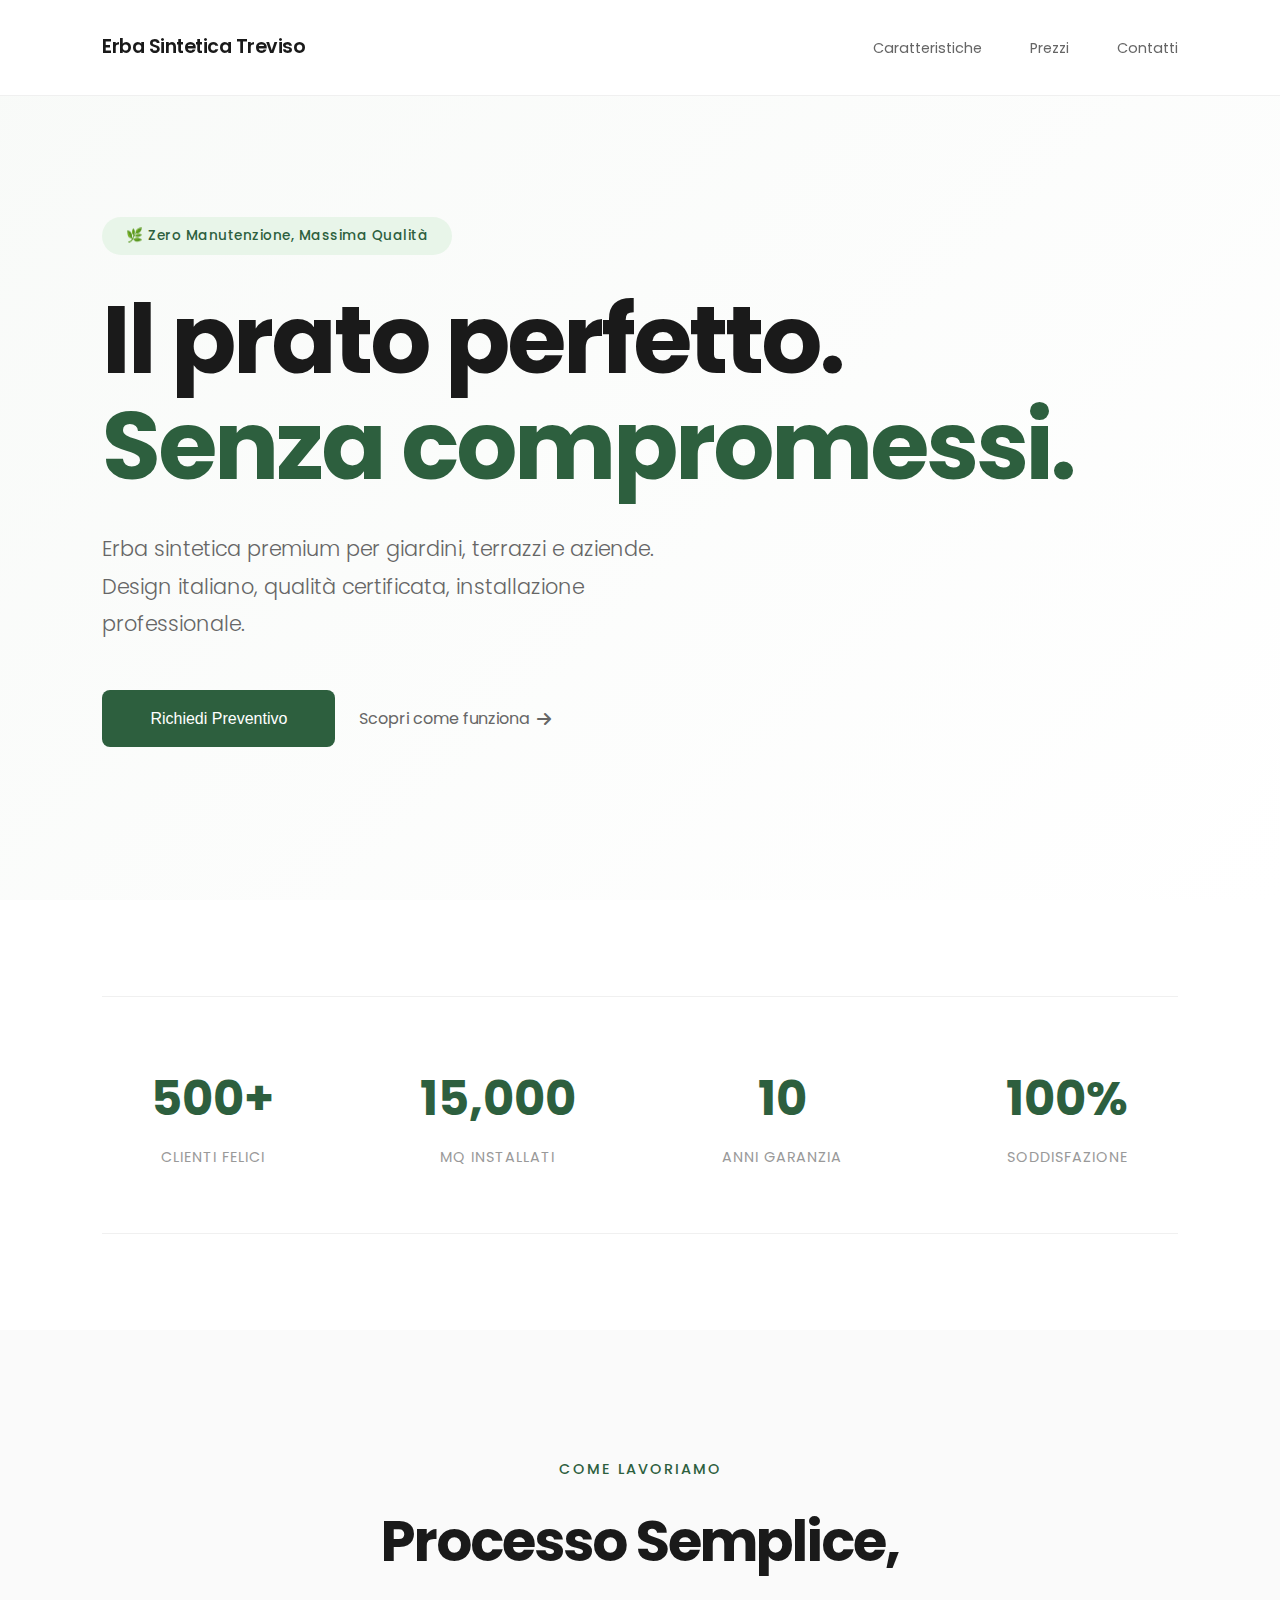
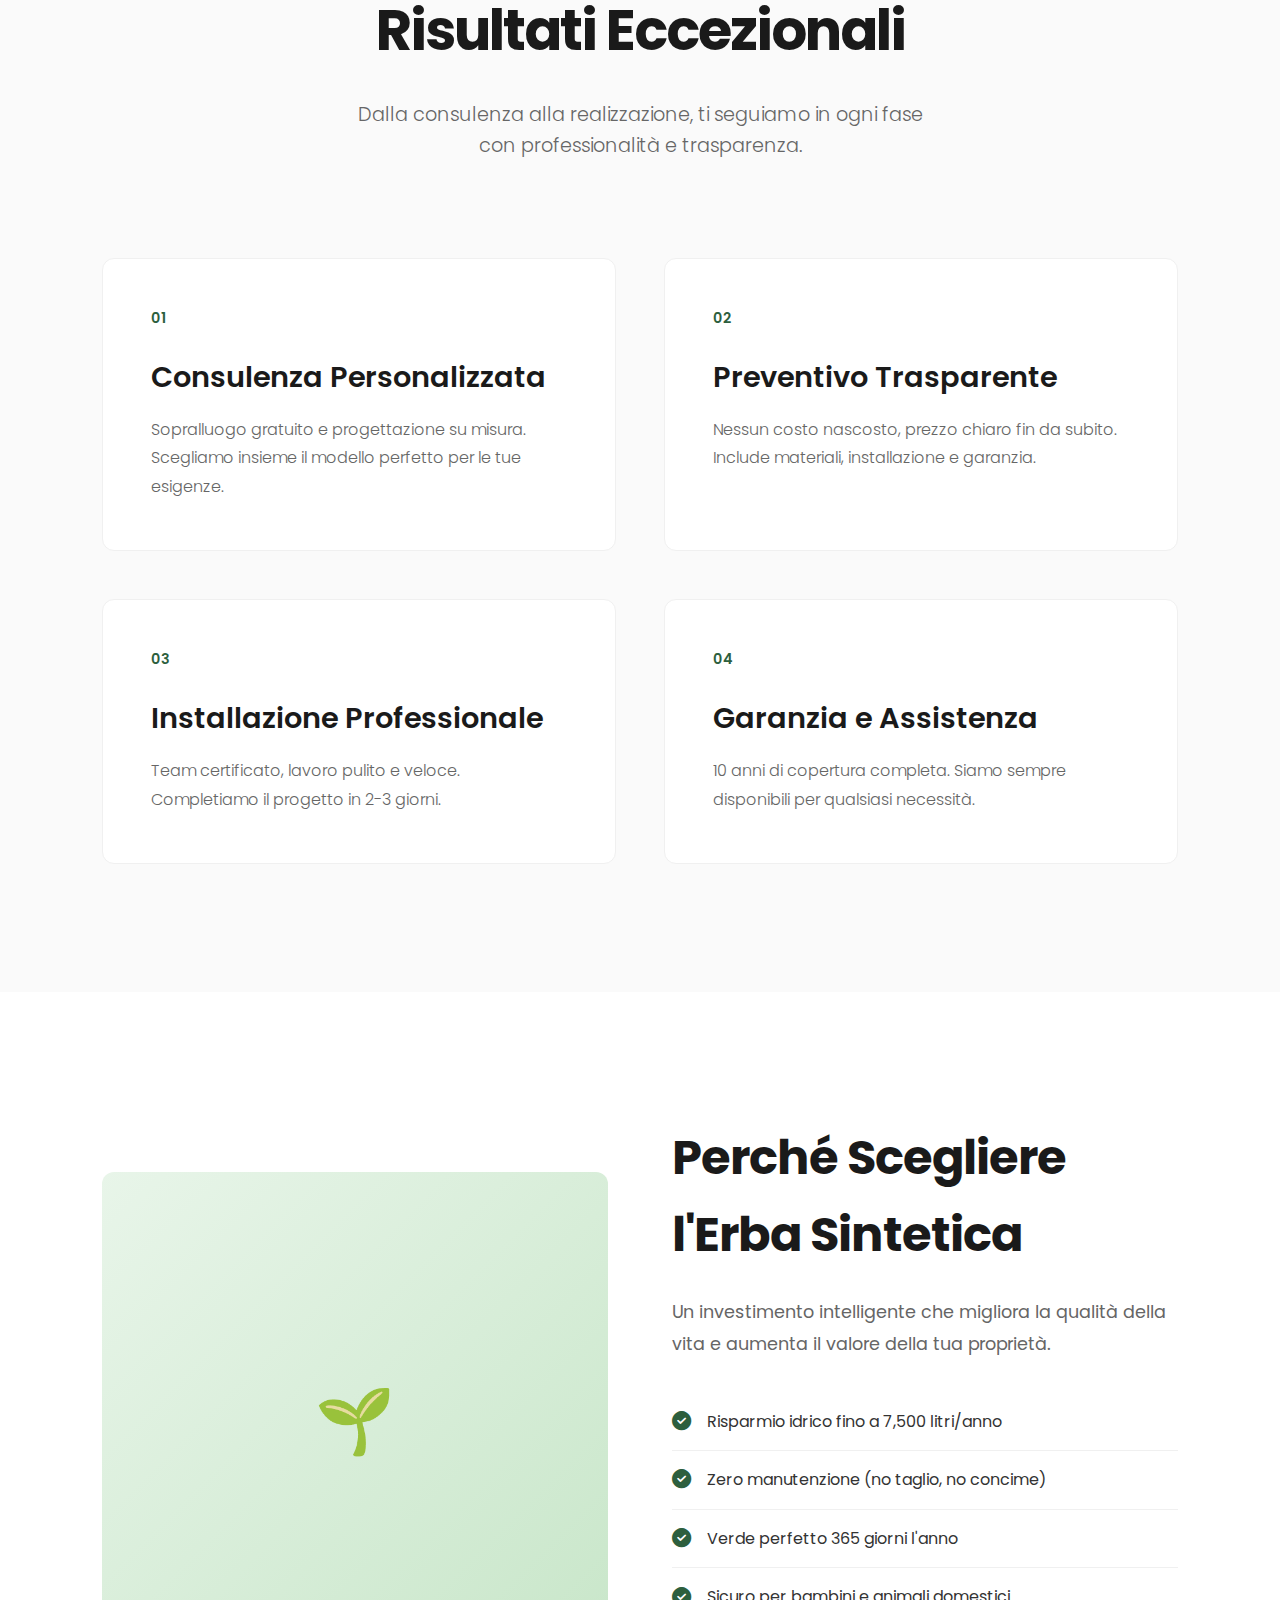
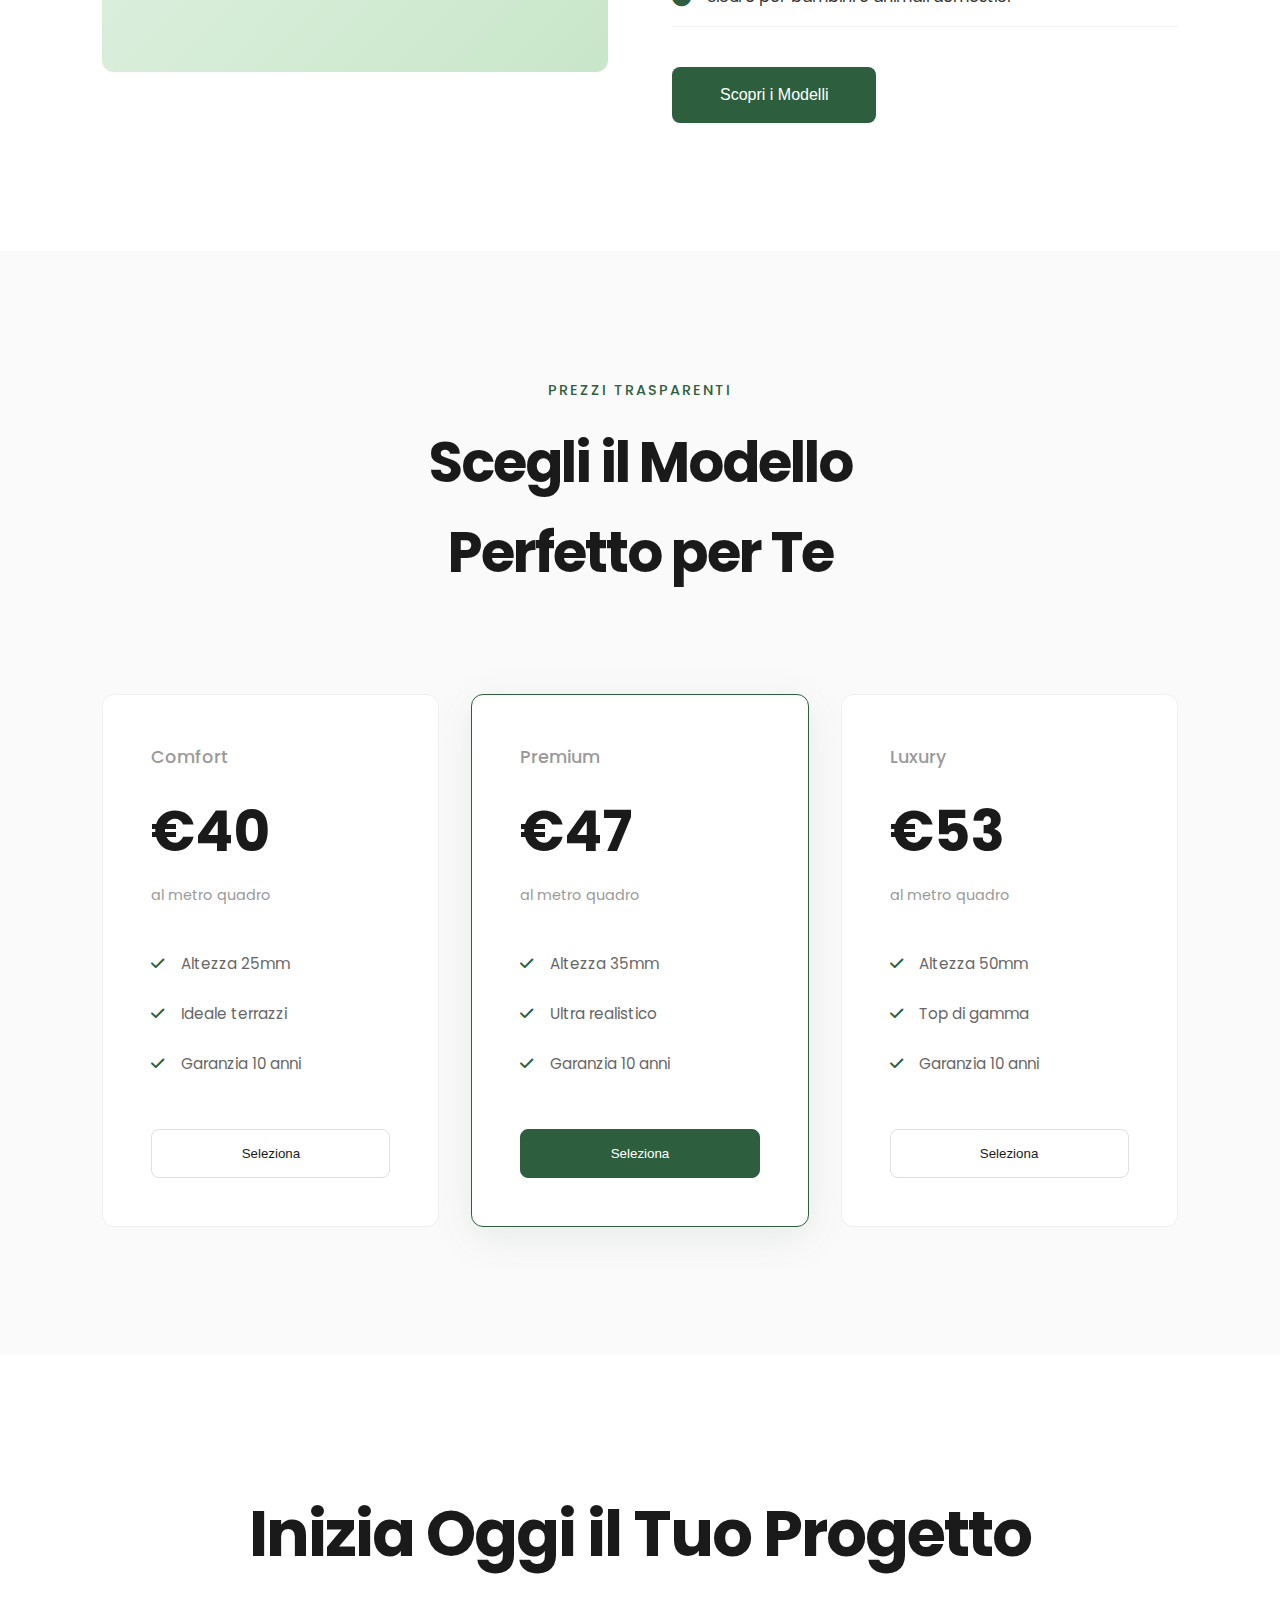
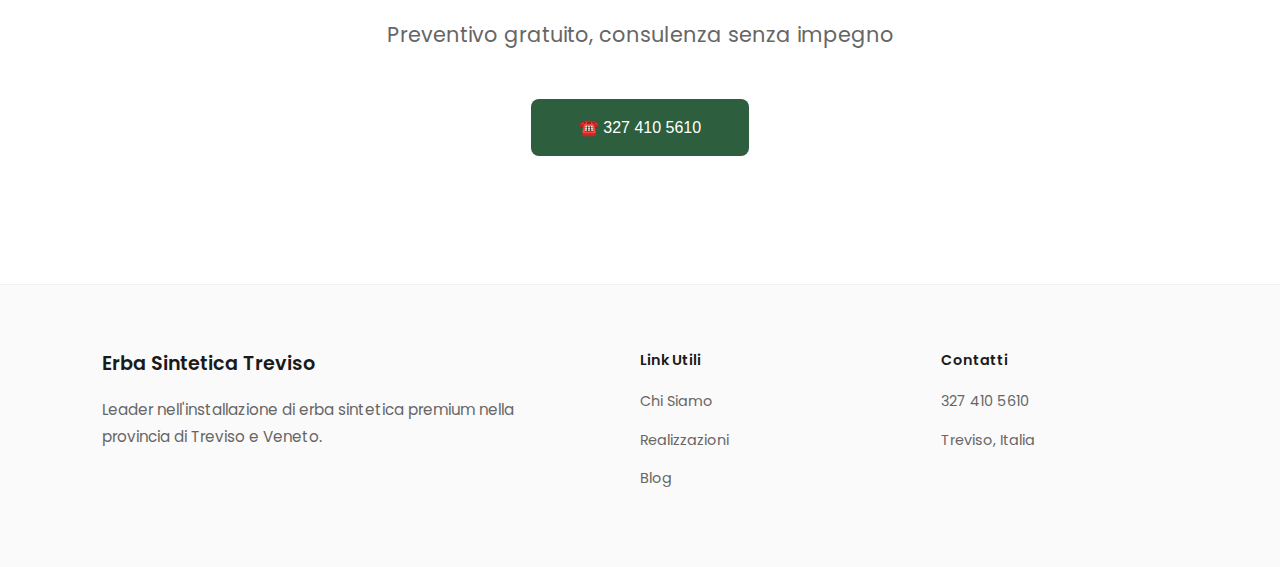
<file: alternative/minimal-elegant.html>
<!DOCTYPE html>
<html lang="it">
<head>
    <meta charset="UTF-8">
    <meta name="viewport" content="width=device-width, initial-scale=1.0">
    <title>Erba Sintetica Treviso - Minimal Edition</title>
    <link rel="stylesheet" href="https://cdnjs.cloudflare.com/ajax/libs/font-awesome/6.4.2/css/all.min.css">
    <style>
        @import url('https://fonts.googleapis.com/css2?family=Poppins:wght@300;400;600;700&display=swap');

        * {
            margin: 0;
            padding: 0;
            box-sizing: border-box;
        }

        body {
            font-family: 'Poppins', sans-serif;
            background: #ffffff;
            color: #1a1a1a;
            line-height: 1.6;
        }

        /* Header Minimal */
        header {
            position: fixed;
            top: 0;
            width: 100%;
            padding: 2rem 8%;
            background: rgba(255, 255, 255, 0.98);
            backdrop-filter: blur(10px);
            border-bottom: 1px solid #f0f0f0;
            z-index: 100;
            transition: all 0.3s;
        }

        header.scrolled {
            padding: 1rem 8%;
            box-shadow: 0 2px 20px rgba(0, 0, 0, 0.05);
        }

        nav {
            display: flex;
            justify-content: space-between;
            align-items: center;
            max-width: 1200px;
            margin: 0 auto;
        }

        .logo {
            font-size: 1.2rem;
            font-weight: 600;
            letter-spacing: -0.5px;
            color: #1a1a1a;
        }

        .nav-links {
            display: flex;
            gap: 3rem;
            list-style: none;
        }

        .nav-links a {
            text-decoration: none;
            color: #666;
            font-size: 0.9rem;
            font-weight: 400;
            transition: color 0.3s;
            position: relative;
        }

        .nav-links a::after {
            content: '';
            position: absolute;
            bottom: -5px;
            left: 0;
            width: 0;
            height: 1px;
            background: #2d5f3e;
            transition: width 0.3s;
        }

        .nav-links a:hover {
            color: #2d5f3e;
        }

        .nav-links a:hover::after {
            width: 100%;
        }

        /* Hero Minimal */
        .hero {
            min-height: 100vh;
            display: flex;
            align-items: center;
            padding: 10rem 8% 6rem;
            background: linear-gradient(135deg, #f8faf8 0%, #ffffff 100%);
        }

        .hero-container {
            max-width: 1200px;
            margin: 0 auto;
            width: 100%;
        }

        .hero-tag {
            display: inline-block;
            padding: 0.5rem 1.5rem;
            background: #e8f5e9;
            color: #2d5f3e;
            border-radius: 50px;
            font-size: 0.85rem;
            font-weight: 500;
            margin-bottom: 2rem;
            letter-spacing: 0.5px;
        }

        .hero h1 {
            font-size: 6rem;
            font-weight: 700;
            line-height: 1.1;
            margin-bottom: 2rem;
            color: #1a1a1a;
            letter-spacing: -3px;
        }

        .hero .accent {
            color: #2d5f3e;
        }

        .hero p {
            font-size: 1.3rem;
            color: #666;
            max-width: 600px;
            margin-bottom: 3rem;
            font-weight: 300;
            line-height: 1.8;
        }

        .cta-group {
            display: flex;
            gap: 1.5rem;
            align-items: center;
        }

        .btn-primary-minimal {
            padding: 1.2rem 3rem;
            background: #2d5f3e;
            color: white;
            border: none;
            border-radius: 8px;
            font-size: 1rem;
            font-weight: 500;
            cursor: pointer;
            transition: all 0.3s;
        }

        .btn-primary-minimal:hover {
            background: #1f4429;
            transform: translateY(-2px);
            box-shadow: 0 10px 30px rgba(45, 95, 62, 0.2);
        }

        .btn-link {
            color: #666;
            text-decoration: none;
            font-size: 1rem;
            display: flex;
            align-items: center;
            gap: 0.5rem;
            transition: gap 0.3s;
        }

        .btn-link:hover {
            gap: 1rem;
            color: #2d5f3e;
        }

        /* Stats Minimal */
        .stats {
            padding: 6rem 8%;
            background: white;
        }

        .stats-grid {
            display: grid;
            grid-template-columns: repeat(4, 1fr);
            gap: 4rem;
            max-width: 1200px;
            margin: 0 auto;
            padding: 4rem 0;
            border-top: 1px solid #f0f0f0;
            border-bottom: 1px solid #f0f0f0;
        }

        .stat-item {
            text-align: center;
        }

        .stat-number {
            font-size: 3rem;
            font-weight: 700;
            color: #2d5f3e;
            margin-bottom: 0.5rem;
        }

        .stat-label {
            font-size: 0.9rem;
            color: #999;
            text-transform: uppercase;
            letter-spacing: 1px;
        }

        /* Features Minimal */
        .features {
            padding: 8rem 8%;
            background: #fafafa;
        }

        .section-header {
            text-align: center;
            margin-bottom: 6rem;
        }

        .section-tag {
            color: #2d5f3e;
            font-size: 0.9rem;
            font-weight: 500;
            letter-spacing: 2px;
            text-transform: uppercase;
            margin-bottom: 1rem;
        }

        .section-title {
            font-size: 3.5rem;
            font-weight: 700;
            color: #1a1a1a;
            letter-spacing: -2px;
            margin-bottom: 1.5rem;
        }

        .section-description {
            font-size: 1.2rem;
            color: #666;
            max-width: 600px;
            margin: 0 auto;
            font-weight: 300;
        }

        .features-grid {
            display: grid;
            grid-template-columns: repeat(2, 1fr);
            gap: 3rem;
            max-width: 1200px;
            margin: 0 auto;
        }

        .feature-minimal {
            background: white;
            padding: 3rem;
            border-radius: 12px;
            transition: all 0.3s;
            border: 1px solid #f0f0f0;
        }

        .feature-minimal:hover {
            transform: translateY(-8px);
            box-shadow: 0 20px 40px rgba(0, 0, 0, 0.08);
        }

        .feature-number {
            font-size: 0.9rem;
            color: #2d5f3e;
            font-weight: 600;
            margin-bottom: 1.5rem;
        }

        .feature-minimal h3 {
            font-size: 1.8rem;
            margin-bottom: 1rem;
            font-weight: 600;
            color: #1a1a1a;
        }

        .feature-minimal p {
            color: #666;
            line-height: 1.8;
            font-weight: 300;
        }

        /* Showcase */
        .showcase {
            padding: 8rem 8%;
            background: white;
        }

        .showcase-grid {
            display: grid;
            grid-template-columns: 1fr 1fr;
            gap: 4rem;
            max-width: 1200px;
            margin: 0 auto;
            align-items: center;
        }

        .showcase-image {
            width: 100%;
            height: 500px;
            background: linear-gradient(135deg, #e8f5e9 0%, #c8e6c9 100%);
            border-radius: 12px;
            display: flex;
            align-items: center;
            justify-content: center;
            font-size: 4rem;
        }

        .showcase-content h2 {
            font-size: 3rem;
            margin-bottom: 1.5rem;
            font-weight: 700;
            letter-spacing: -1px;
        }

        .showcase-content p {
            font-size: 1.1rem;
            color: #666;
            margin-bottom: 2rem;
            line-height: 1.8;
        }

        .showcase-list {
            list-style: none;
            margin-bottom: 2.5rem;
        }

        .showcase-list li {
            padding: 1rem 0;
            border-bottom: 1px solid #f0f0f0;
            display: flex;
            align-items: center;
            gap: 1rem;
            color: #333;
        }

        .showcase-list li i {
            color: #2d5f3e;
            font-size: 1.2rem;
        }

        /* Pricing Minimal */
        .pricing {
            padding: 8rem 8%;
            background: #fafafa;
        }

        .pricing-cards {
            display: grid;
            grid-template-columns: repeat(3, 1fr);
            gap: 2rem;
            max-width: 1200px;
            margin: 4rem auto 0;
        }

        .price-card {
            background: white;
            border: 1px solid #f0f0f0;
            border-radius: 12px;
            padding: 3rem;
            transition: all 0.3s;
        }

        .price-card.highlight {
            border-color: #2d5f3e;
            box-shadow: 0 10px 40px rgba(45, 95, 62, 0.1);
        }

        .price-card:hover {
            transform: translateY(-5px);
            box-shadow: 0 15px 40px rgba(0, 0, 0, 0.08);
        }

        .price-name {
            font-size: 1.1rem;
            color: #999;
            margin-bottom: 1rem;
            font-weight: 500;
        }

        .price-amount {
            font-size: 3.5rem;
            font-weight: 700;
            color: #1a1a1a;
            margin-bottom: 0.5rem;
        }

        .price-period {
            color: #999;
            font-size: 0.9rem;
            margin-bottom: 2rem;
        }

        .price-features {
            list-style: none;
            margin-bottom: 2.5rem;
        }

        .price-features li {
            padding: 0.8rem 0;
            color: #666;
            font-size: 0.95rem;
        }

        .price-features li i {
            color: #2d5f3e;
            margin-right: 0.8rem;
        }

        .btn-price {
            width: 100%;
            padding: 1rem;
            background: transparent;
            border: 1px solid #e0e0e0;
            border-radius: 8px;
            color: #1a1a1a;
            font-weight: 500;
            cursor: pointer;
            transition: all 0.3s;
        }

        .price-card.highlight .btn-price {
            background: #2d5f3e;
            border-color: #2d5f3e;
            color: white;
        }

        .btn-price:hover {
            border-color: #2d5f3e;
            color: #2d5f3e;
        }

        /* CTA Minimal */
        .cta-minimal {
            padding: 8rem 8%;
            background: white;
            text-align: center;
        }

        .cta-minimal h2 {
            font-size: 4rem;
            margin-bottom: 2rem;
            font-weight: 700;
            letter-spacing: -2px;
        }

        .cta-minimal p {
            font-size: 1.3rem;
            color: #666;
            margin-bottom: 3rem;
        }

        /* Footer */
        footer {
            padding: 4rem 8%;
            background: #fafafa;
            border-top: 1px solid #f0f0f0;
        }

        .footer-content {
            max-width: 1200px;
            margin: 0 auto;
            display: grid;
            grid-template-columns: 2fr 1fr 1fr;
            gap: 4rem;
        }

        .footer-brand {
            font-size: 1.2rem;
            font-weight: 600;
            margin-bottom: 1rem;
        }

        .footer-text {
            color: #666;
            font-size: 0.95rem;
            line-height: 1.8;
        }

        .footer-title {
            font-weight: 600;
            margin-bottom: 1rem;
            font-size: 0.9rem;
        }

        .footer-links {
            list-style: none;
        }

        .footer-links li {
            margin-bottom: 0.8rem;
        }

        .footer-links a {
            color: #666;
            text-decoration: none;
            font-size: 0.9rem;
            transition: color 0.3s;
        }

        .footer-links a:hover {
            color: #2d5f3e;
        }

        /* Responsive */
        @media (max-width: 968px) {
            .hero h1 {
                font-size: 3.5rem;
            }

            .stats-grid {
                grid-template-columns: repeat(2, 1fr);
            }

            .features-grid,
            .showcase-grid,
            .pricing-cards {
                grid-template-columns: 1fr;
            }

            .nav-links {
                display: none;
            }
        }
    </style>
</head>
<body>
    <!-- Header -->
    <header id="header">
        <nav>
            <div class="logo">Erba Sintetica Treviso</div>
            <ul class="nav-links">
                <li><a href="#features">Caratteristiche</a></li>
                <li><a href="#pricing">Prezzi</a></li>
                <li><a href="#contact">Contatti</a></li>
            </ul>
        </nav>
    </header>

    <!-- Hero -->
    <section class="hero">
        <div class="hero-container">
            <div class="hero-tag">🌿 Zero Manutenzione, Massima Qualità</div>
            <h1>
                Il prato perfetto.<br>
                <span class="accent">Senza compromessi.</span>
            </h1>
            <p>
                Erba sintetica premium per giardini, terrazzi e aziende.
                Design italiano, qualità certificata, installazione professionale.
            </p>
            <div class="cta-group">
                <button class="btn-primary-minimal">Richiedi Preventivo</button>
                <a href="#" class="btn-link">
                    Scopri come funziona
                    <i class="fas fa-arrow-right"></i>
                </a>
            </div>
        </div>
    </section>

    <!-- Stats -->
    <section class="stats">
        <div class="stats-grid">
            <div class="stat-item">
                <div class="stat-number">500+</div>
                <div class="stat-label">Clienti Felici</div>
            </div>
            <div class="stat-item">
                <div class="stat-number">15,000</div>
                <div class="stat-label">mq Installati</div>
            </div>
            <div class="stat-item">
                <div class="stat-number">10</div>
                <div class="stat-label">Anni Garanzia</div>
            </div>
            <div class="stat-item">
                <div class="stat-number">100%</div>
                <div class="stat-label">Soddisfazione</div>
            </div>
        </div>
    </section>

    <!-- Features -->
    <section class="features" id="features">
        <div class="section-header">
            <div class="section-tag">Come Lavoriamo</div>
            <h2 class="section-title">Processo Semplice,<br>Risultati Eccezionali</h2>
            <p class="section-description">
                Dalla consulenza alla realizzazione, ti seguiamo in ogni fase con professionalità e trasparenza.
            </p>
        </div>

        <div class="features-grid">
            <div class="feature-minimal">
                <div class="feature-number">01</div>
                <h3>Consulenza Personalizzata</h3>
                <p>
                    Sopralluogo gratuito e progettazione su misura.
                    Scegliamo insieme il modello perfetto per le tue esigenze.
                </p>
            </div>

            <div class="feature-minimal">
                <div class="feature-number">02</div>
                <h3>Preventivo Trasparente</h3>
                <p>
                    Nessun costo nascosto, prezzo chiaro fin da subito.
                    Include materiali, installazione e garanzia.
                </p>
            </div>

            <div class="feature-minimal">
                <div class="feature-number">03</div>
                <h3>Installazione Professionale</h3>
                <p>
                    Team certificato, lavoro pulito e veloce.
                    Completiamo il progetto in 2-3 giorni.
                </p>
            </div>

            <div class="feature-minimal">
                <div class="feature-number">04</div>
                <h3>Garanzia e Assistenza</h3>
                <p>
                    10 anni di copertura completa.
                    Siamo sempre disponibili per qualsiasi necessità.
                </p>
            </div>
        </div>
    </section>

    <!-- Showcase -->
    <section class="showcase">
        <div class="showcase-grid">
            <div class="showcase-image">
                🌱
            </div>
            <div class="showcase-content">
                <h2>Perché Scegliere l'Erba Sintetica</h2>
                <p>
                    Un investimento intelligente che migliora la qualità della vita
                    e aumenta il valore della tua proprietà.
                </p>
                <ul class="showcase-list">
                    <li>
                        <i class="fas fa-check-circle"></i>
                        Risparmio idrico fino a 7,500 litri/anno
                    </li>
                    <li>
                        <i class="fas fa-check-circle"></i>
                        Zero manutenzione (no taglio, no concime)
                    </li>
                    <li>
                        <i class="fas fa-check-circle"></i>
                        Verde perfetto 365 giorni l'anno
                    </li>
                    <li>
                        <i class="fas fa-check-circle"></i>
                        Sicuro per bambini e animali domestici
                    </li>
                </ul>
                <button class="btn-primary-minimal">Scopri i Modelli</button>
            </div>
        </div>
    </section>

    <!-- Pricing -->
    <section class="pricing" id="pricing">
        <div class="section-header">
            <div class="section-tag">Prezzi Trasparenti</div>
            <h2 class="section-title">Scegli il Modello<br>Perfetto per Te</h2>
        </div>

        <div class="pricing-cards">
            <div class="price-card">
                <div class="price-name">Comfort</div>
                <div class="price-amount">€40</div>
                <div class="price-period">al metro quadro</div>
                <ul class="price-features">
                    <li><i class="fas fa-check"></i> Altezza 25mm</li>
                    <li><i class="fas fa-check"></i> Ideale terrazzi</li>
                    <li><i class="fas fa-check"></i> Garanzia 10 anni</li>
                </ul>
                <button class="btn-price">Seleziona</button>
            </div>

            <div class="price-card highlight">
                <div class="price-name">Premium</div>
                <div class="price-amount">€47</div>
                <div class="price-period">al metro quadro</div>
                <ul class="price-features">
                    <li><i class="fas fa-check"></i> Altezza 35mm</li>
                    <li><i class="fas fa-check"></i> Ultra realistico</li>
                    <li><i class="fas fa-check"></i> Garanzia 10 anni</li>
                </ul>
                <button class="btn-price">Seleziona</button>
            </div>

            <div class="price-card">
                <div class="price-name">Luxury</div>
                <div class="price-amount">€53</div>
                <div class="price-period">al metro quadro</div>
                <ul class="price-features">
                    <li><i class="fas fa-check"></i> Altezza 50mm</li>
                    <li><i class="fas fa-check"></i> Top di gamma</li>
                    <li><i class="fas fa-check"></i> Garanzia 10 anni</li>
                </ul>
                <button class="btn-price">Seleziona</button>
            </div>
        </div>
    </section>

    <!-- CTA -->
    <section class="cta-minimal" id="contact">
        <h2>Inizia Oggi il Tuo Progetto</h2>
        <p>Preventivo gratuito, consulenza senza impegno</p>
        <button class="btn-primary-minimal">☎️ 327 410 5610</button>
    </section>

    <!-- Footer -->
    <footer>
        <div class="footer-content">
            <div>
                <div class="footer-brand">Erba Sintetica Treviso</div>
                <p class="footer-text">
                    Leader nell'installazione di erba sintetica premium
                    nella provincia di Treviso e Veneto.
                </p>
            </div>
            <div>
                <div class="footer-title">Link Utili</div>
                <ul class="footer-links">
                    <li><a href="#">Chi Siamo</a></li>
                    <li><a href="#">Realizzazioni</a></li>
                    <li><a href="#">Blog</a></li>
                </ul>
            </div>
            <div>
                <div class="footer-title">Contatti</div>
                <ul class="footer-links">
                    <li><a href="tel:3274105610">327 410 5610</a></li>
                    <li><a href="#">Treviso, Italia</a></li>
                </ul>
            </div>
        </div>
    </footer>

    <script>
        // Header scroll effect
        window.addEventListener('scroll', () => {
            const header = document.getElementById('header');
            if (window.scrollY > 100) {
                header.classList.add('scrolled');
            } else {
                header.classList.remove('scrolled');
            }
        });
    </script>
</body>
</html>
</file>
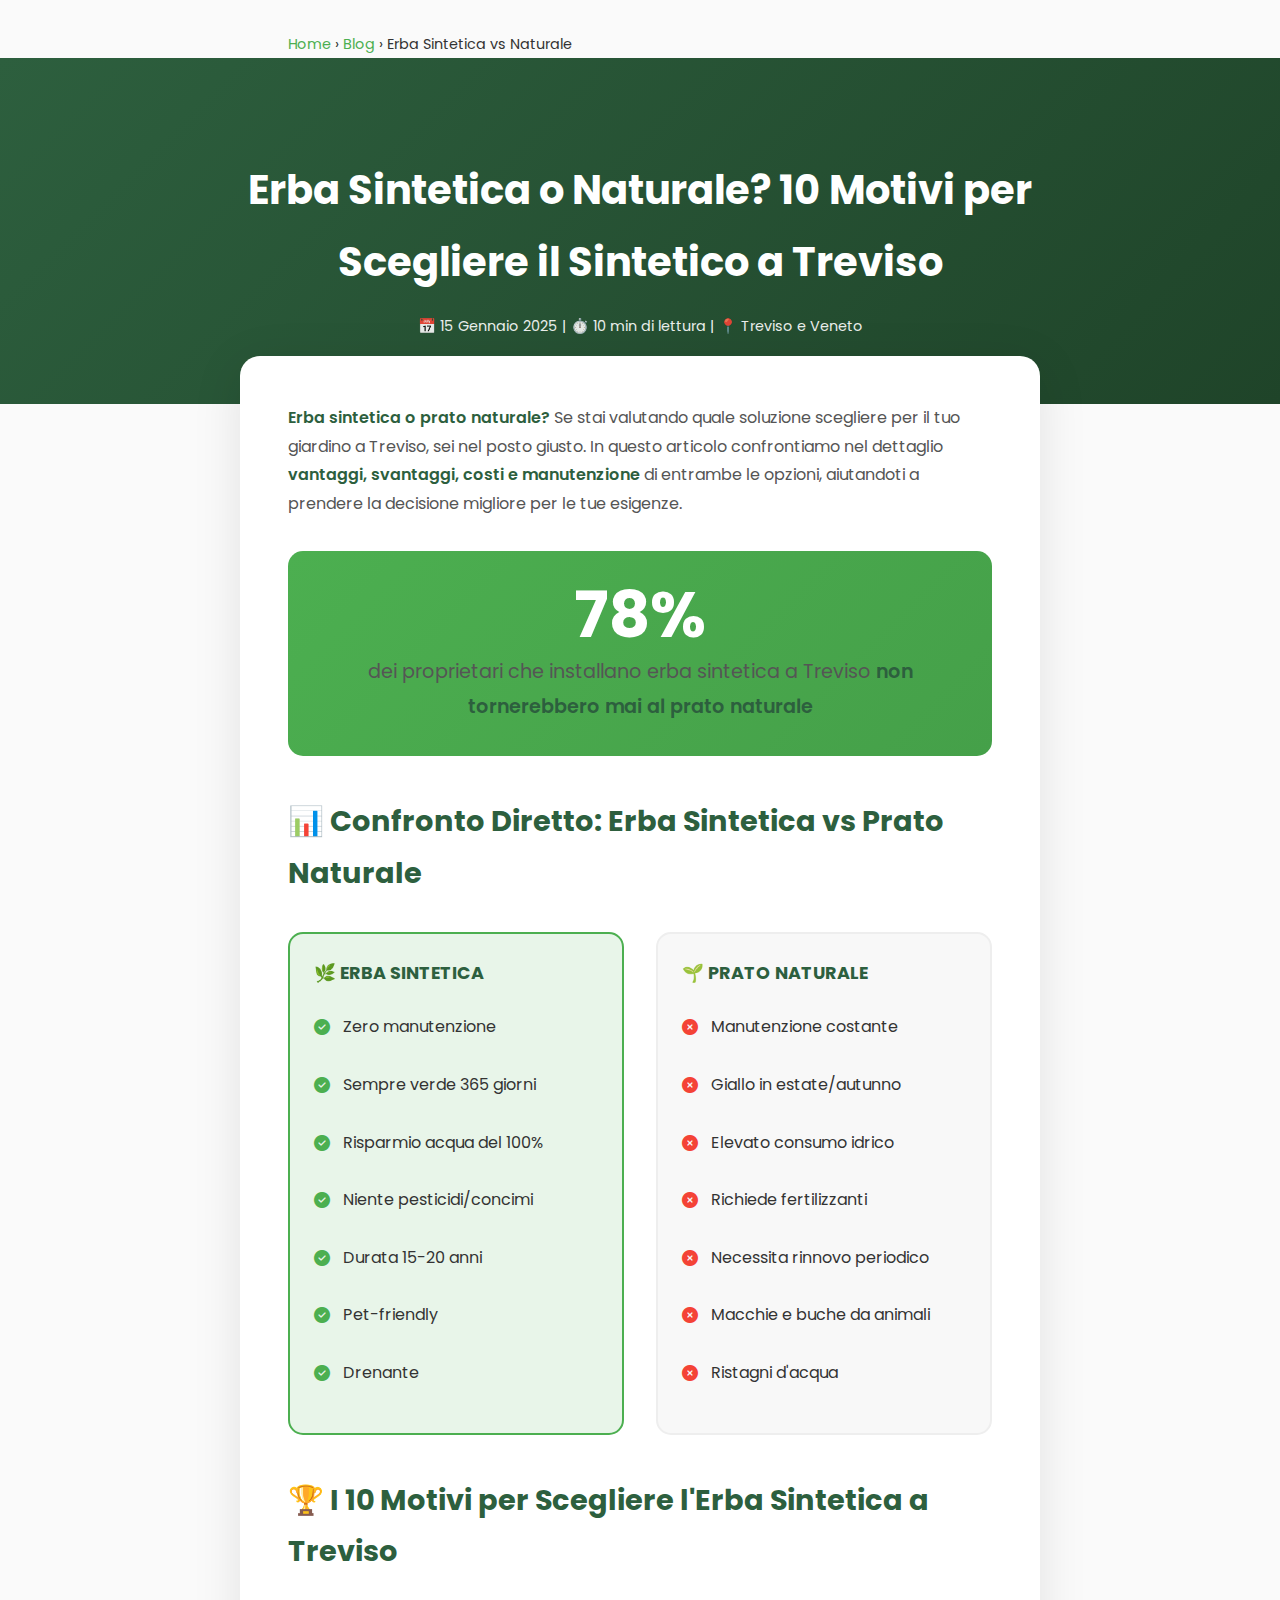
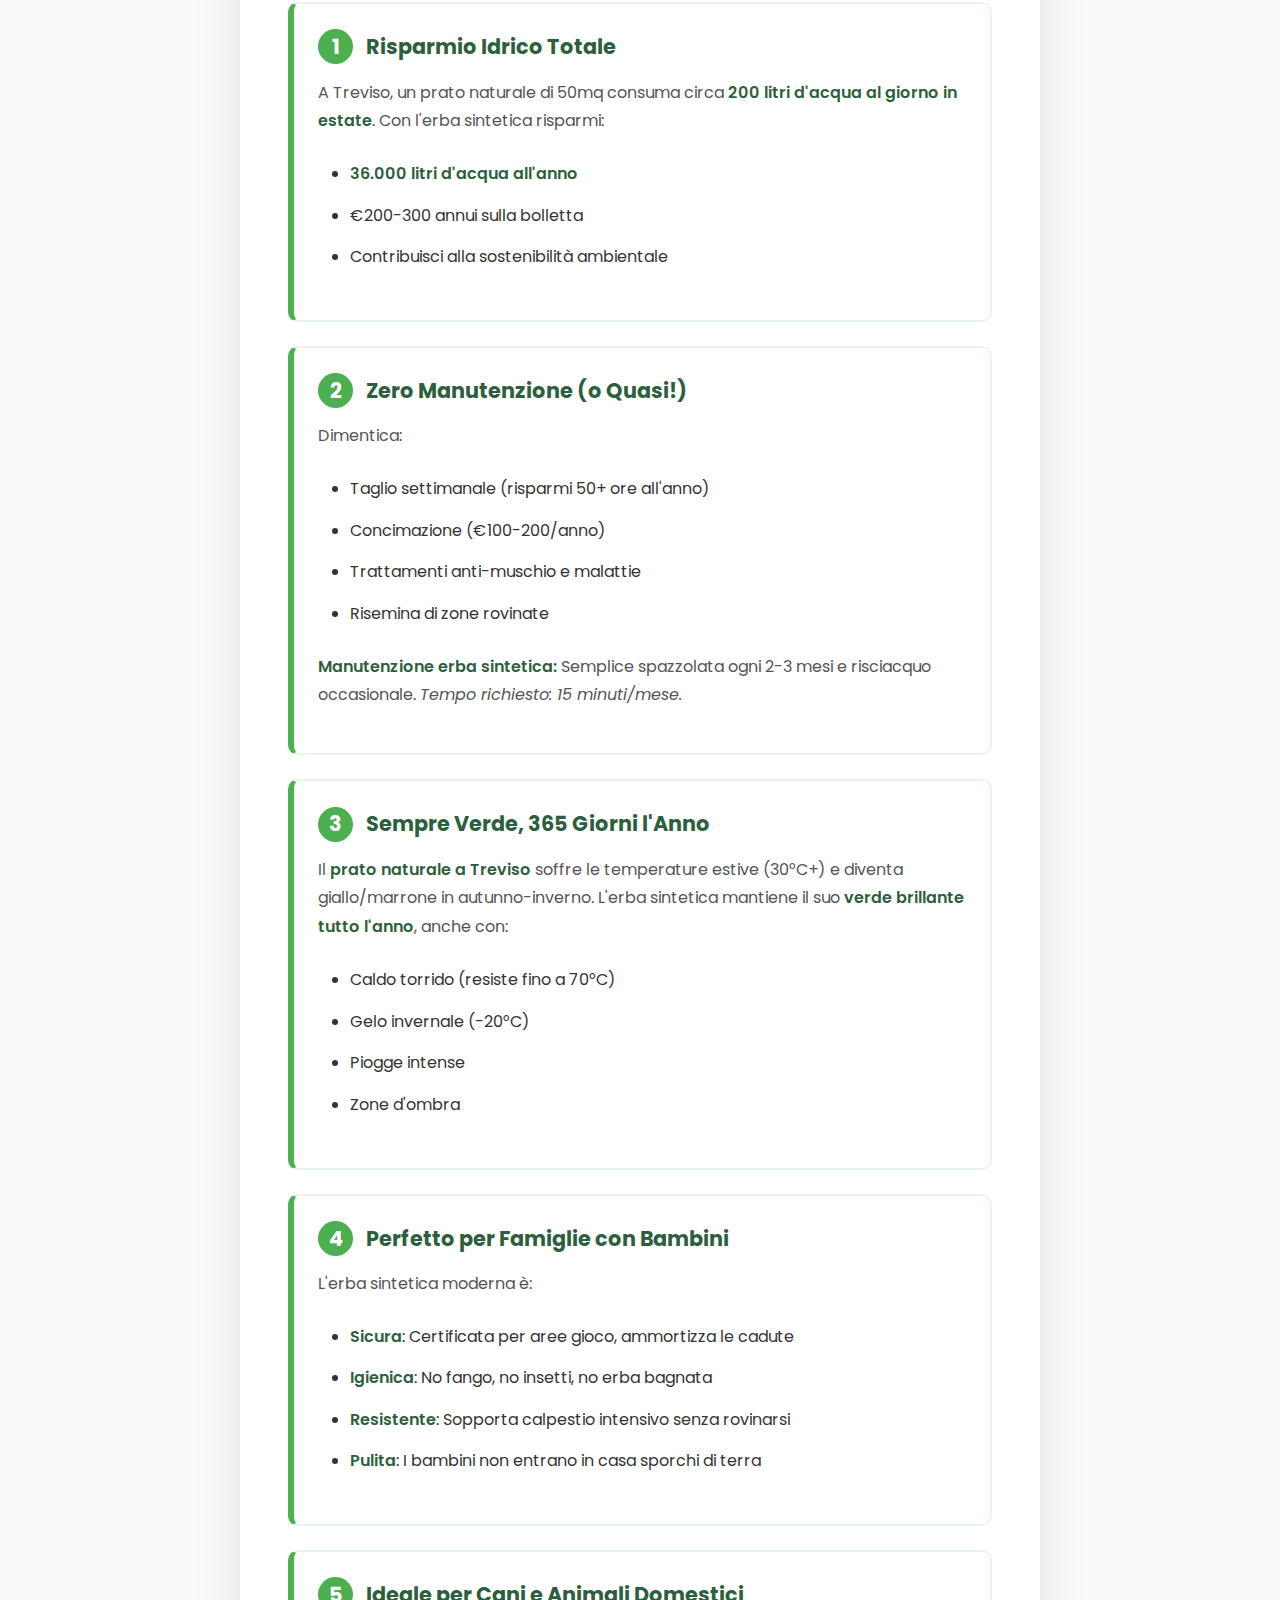
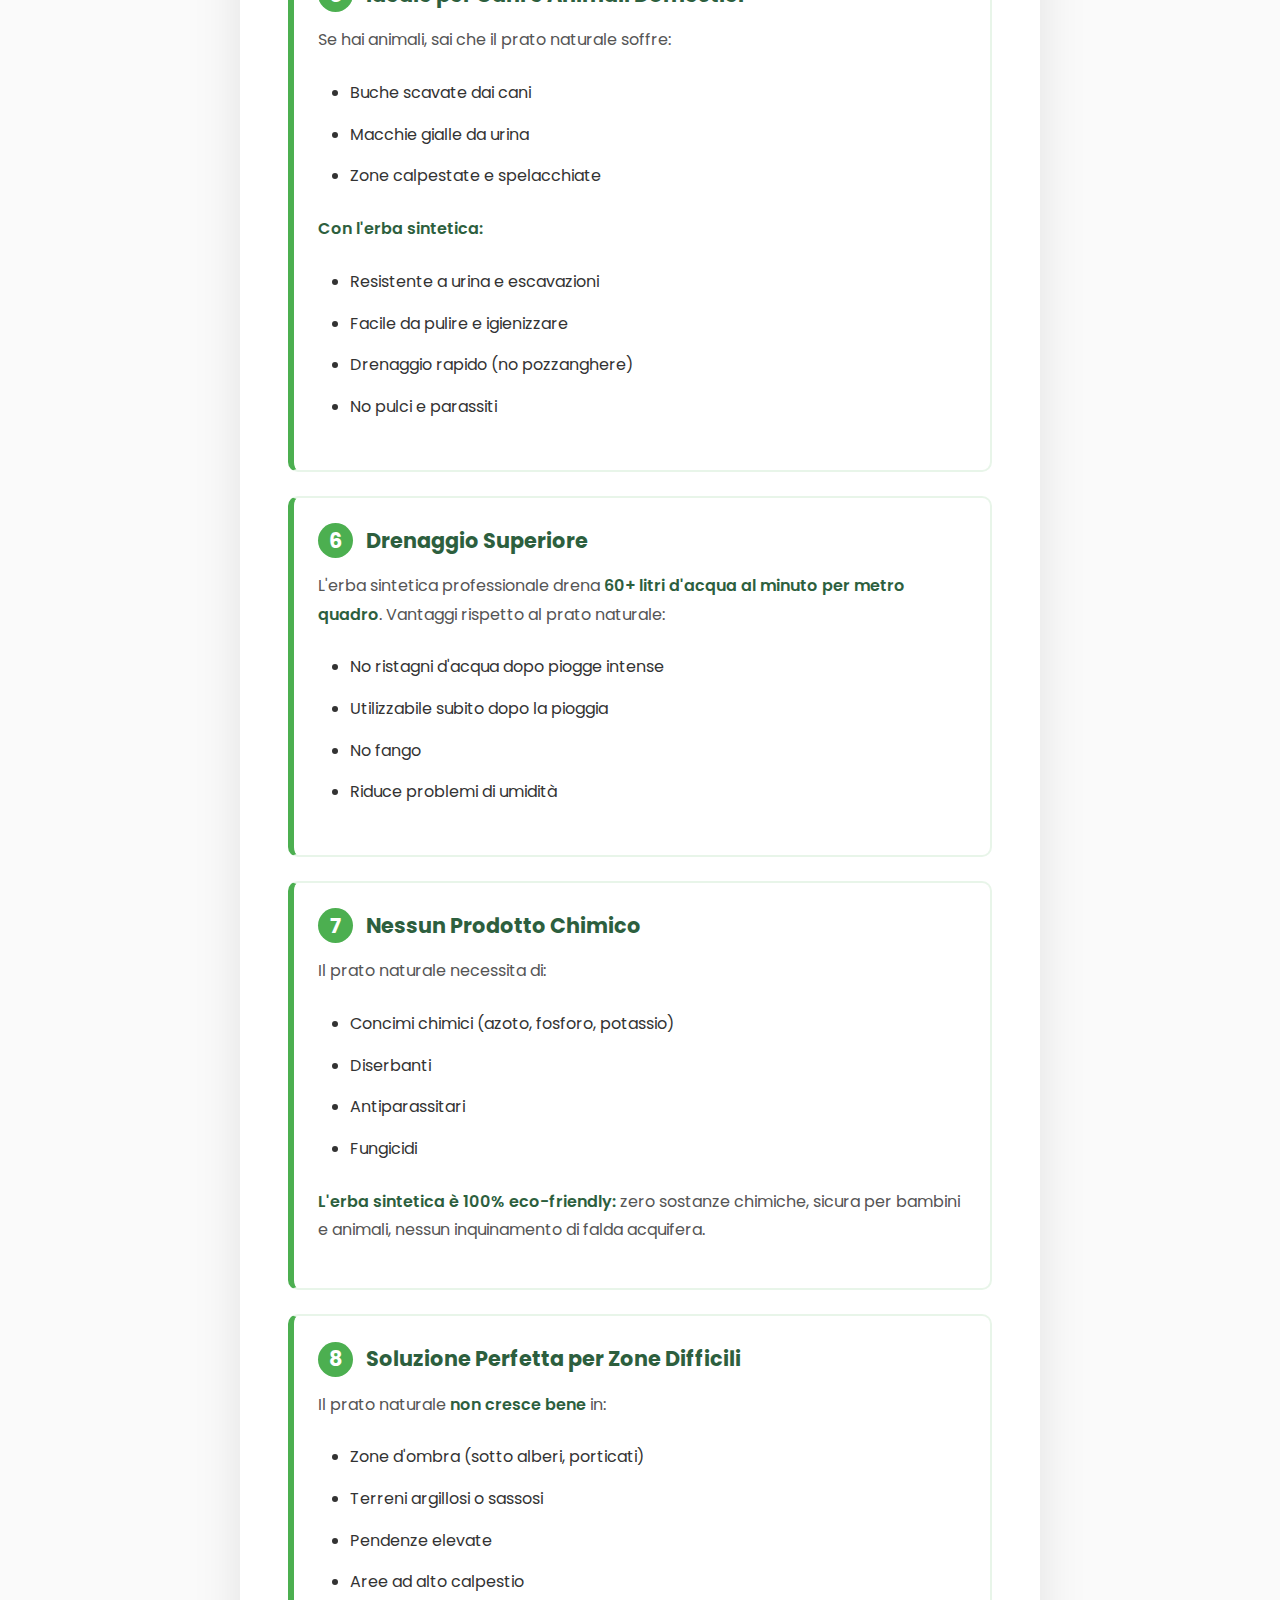
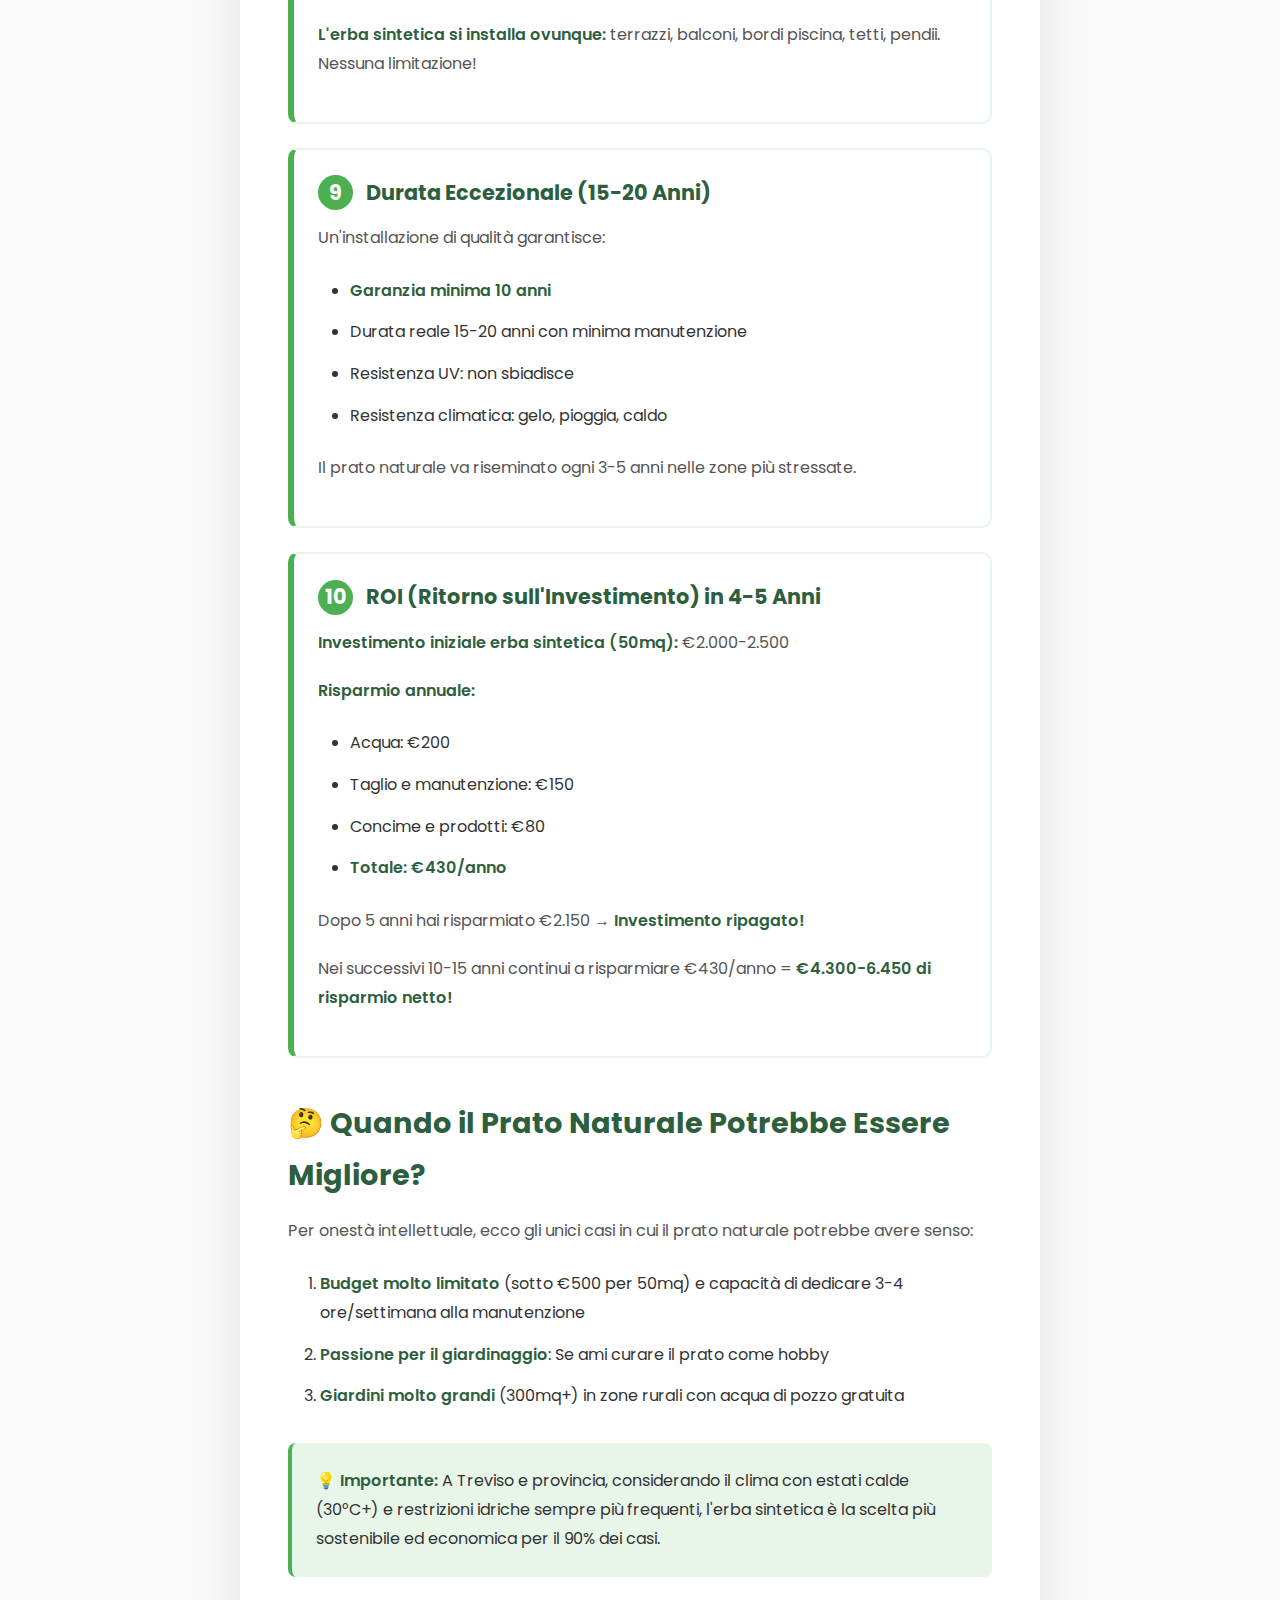
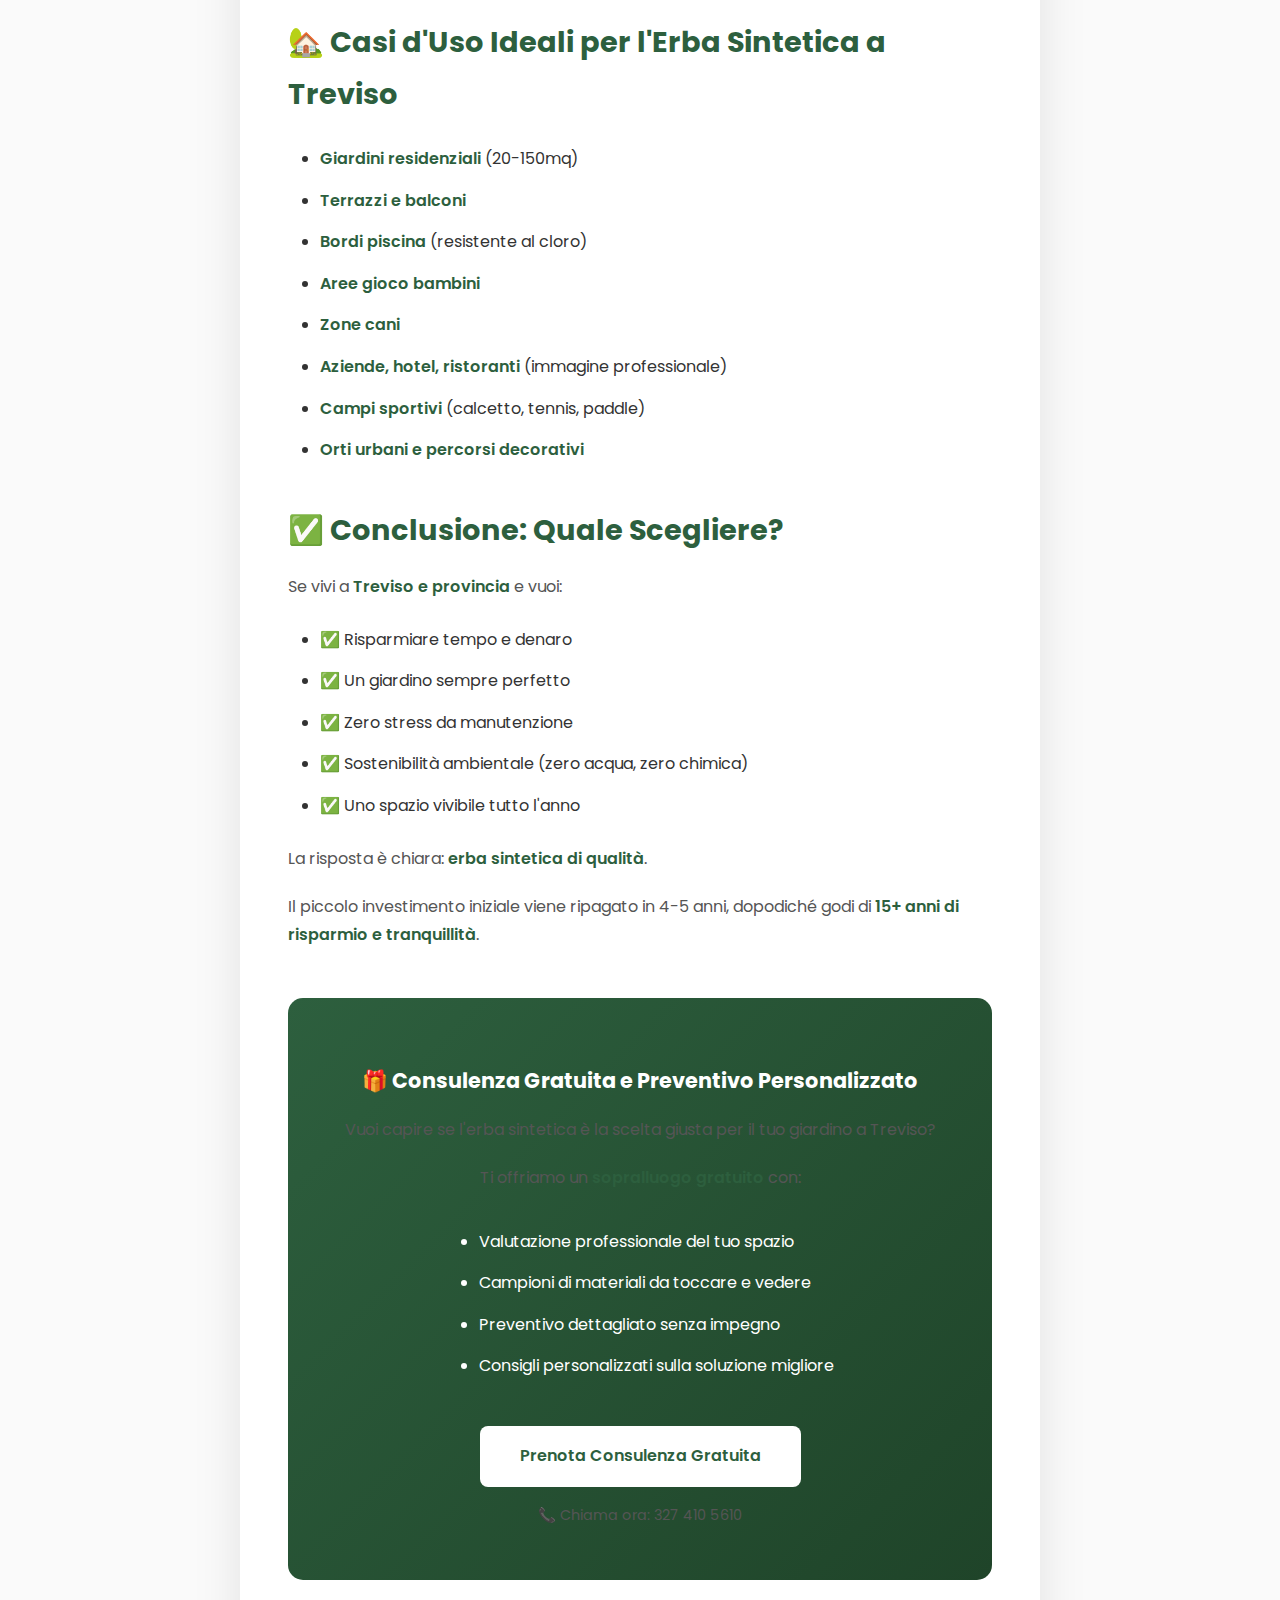
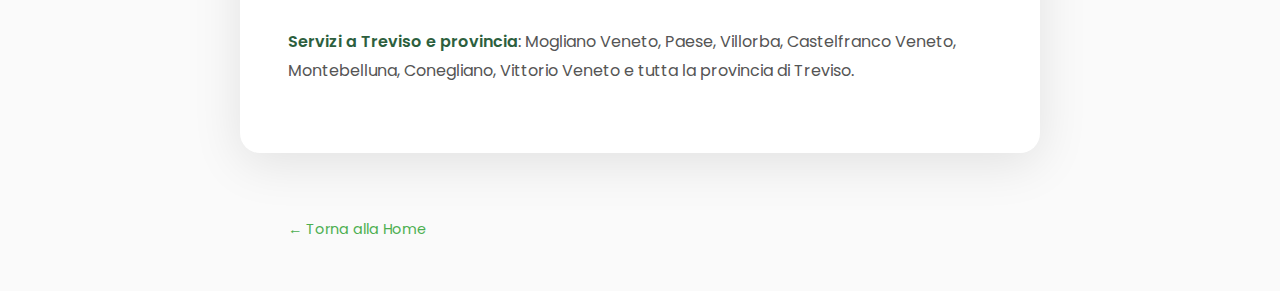
<file: blog/erba-sintetica-vs-naturale-treviso.html>
<!DOCTYPE html>
<html lang="it">
<head>
    <meta charset="UTF-8">
    <meta name="viewport" content="width=device-width, initial-scale=1.0">
    
    <!-- Meta Tags SEO -->
    <title>Erba Sintetica o Naturale? 10 Motivi per Scegliere il Sintetico a Treviso</title>
    <meta name="description" content="Erba sintetica vs prato naturale a Treviso: confronto completo su costi, manutenzione, durata e vantaggi. Scopri perché il 78% sceglie il sintetico ☎️ 327 410 5610">
    <meta name="keywords" content="erba sintetica vs naturale, prato sintetico vantaggi, erba sintetica treviso, differenza prato naturale sintetico, meglio erba vera o sintetica">
    <meta name="robots" content="index, follow">
    <link rel="canonical" href="https://erbasintetica.netlify.app/blog/erba-sintetica-vs-naturale-treviso.html">
    
    <!-- Favicon -->
    <link rel="icon" type="image/svg+xml" href="../favicon.svg">
    
    <!-- Schema.org Article -->
    <script type="application/ld+json">
    {
      "@context": "https://schema.org",
      "@type": "BlogPosting",
      "headline": "Erba Sintetica o Naturale? 10 Motivi per Scegliere il Sintetico a Treviso",
      "description": "Confronto completo tra erba sintetica e prato naturale: vantaggi, svantaggi, costi e consigli per scegliere la soluzione migliore per il tuo giardino",
      "image": "https://erbasintetica.netlify.app/images/realizzazioni/erba_sintetica_giardini.jpg",
      "author": {
        "@type": "Organization",
        "name": "Erba Sintetica Treviso"
      },
      "publisher": {
        "@type": "Organization",
        "name": "Erba Sintetica Treviso",
        "logo": {
          "@type": "ImageObject",
          "url": "https://erbasintetica.netlify.app/favicon.svg"
        }
      },
      "datePublished": "2025-01-15",
      "dateModified": "2025-01-15"
    }
    </script>
    
    <link href="https://fonts.googleapis.com/css2?family=Poppins:wght@300;400;500;600;700&display=swap" rel="stylesheet">
    <link rel="stylesheet" href="https://cdnjs.cloudflare.com/ajax/libs/font-awesome/6.4.2/css/all.min.css">
    <style>
        * {
            margin: 0;
            padding: 0;
            box-sizing: border-box;
        }

        body {
            font-family: 'Poppins', sans-serif;
            line-height: 1.8;
            color: #333;
            background: #fafafa;
        }

        .blog-header {
            background: linear-gradient(135deg, #2d5f3e 0%, #1f4429 100%);
            color: white;
            padding: 6rem 5% 4rem;
            text-align: center;
        }

        .blog-header h1 {
            font-size: 2.5rem;
            margin-bottom: 1rem;
            max-width: 900px;
            margin-left: auto;
            margin-right: auto;
        }

        .blog-meta {
            font-size: 0.9rem;
            opacity: 0.9;
            margin-top: 1rem;
        }

        .blog-content {
            max-width: 800px;
            margin: -3rem auto 4rem;
            background: white;
            padding: 3rem;
            border-radius: 20px;
            box-shadow: 0 10px 50px rgba(0,0,0,0.1);
        }

        .blog-content h2 {
            color: #2d5f3e;
            margin-top: 2.5rem;
            margin-bottom: 1rem;
            font-size: 1.8rem;
        }

        .blog-content h3 {
            color: #1a1a1a;
            margin-top: 2rem;
            margin-bottom: 0.8rem;
            font-size: 1.3rem;
        }

        .blog-content p {
            margin-bottom: 1.2rem;
            color: #555;
        }

        .blog-content strong {
            color: #2d5f3e;
            font-weight: 600;
        }

        .comparison-grid {
            display: grid;
            grid-template-columns: 1fr 1fr;
            gap: 2rem;
            margin: 2rem 0;
        }

        .comparison-card {
            background: #f8f8f8;
            padding: 1.5rem;
            border-radius: 15px;
            border: 2px solid #eee;
        }

        .comparison-card h4 {
            color: #2d5f3e;
            margin-bottom: 1rem;
            font-size: 1.1rem;
        }

        .comparison-card.winner {
            border-color: #4CAF50;
            background: #e8f5e9;
        }

        .pro-con-list {
            list-style: none;
            padding: 0;
        }

        .pro-con-list li {
            padding: 0.5rem 0;
            padding-left: 1.8rem;
            position: relative;
        }

        .pro-con-list li::before {
            position: absolute;
            left: 0;
            font-family: 'Font Awesome 6 Free';
            font-weight: 900;
        }

        .pro-con-list.pros li::before {
            content: '\f058';
            color: #4CAF50;
        }

        .pro-con-list.cons li::before {
            content: '\f057';
            color: #f44336;
        }

        .highlight-box {
            background: #e8f5e9;
            border-left: 4px solid #4CAF50;
            padding: 1.5rem;
            margin: 2rem 0;
            border-radius: 8px;
        }

        .stat-box {
            background: linear-gradient(135deg, #4CAF50 0%, #45a049 100%);
            color: white;
            padding: 2rem;
            border-radius: 15px;
            text-align: center;
            margin: 2rem 0;
        }

        .stat-box .big-number {
            font-size: 4rem;
            font-weight: 700;
            line-height: 1;
            margin-bottom: 0.5rem;
        }

        .cta-box {
            background: linear-gradient(135deg, #2d5f3e 0%, #1f4429 100%);
            color: white;
            padding: 2rem;
            border-radius: 15px;
            text-align: center;
            margin: 3rem 0;
        }

        .cta-box h3 {
            color: white;
            margin-bottom: 1rem;
        }

        .cta-button {
            display: inline-block;
            padding: 1rem 2.5rem;
            background: white;
            color: #2d5f3e;
            text-decoration: none;
            border-radius: 8px;
            font-weight: 600;
            margin-top: 1rem;
            transition: transform 0.3s;
        }

        .cta-button:hover {
            transform: translateY(-2px);
        }

        .breadcrumb {
            max-width: 800px;
            margin: 2rem auto 0;
            padding: 0 3rem;
            font-size: 0.9rem;
        }

        .breadcrumb a {
            color: #4CAF50;
            text-decoration: none;
        }

        ul:not(.pro-con-list), ol {
            margin: 1.5rem 0;
            padding-left: 2rem;
        }

        li {
            margin-bottom: 0.8rem;
        }

        .reason-box {
            background: white;
            border: 2px solid #e8f5e9;
            border-left: 6px solid #4CAF50;
            padding: 1.5rem;
            margin: 1.5rem 0;
            border-radius: 10px;
        }

        .reason-box h3 {
            color: #2d5f3e;
            margin-top: 0;
            display: flex;
            align-items: center;
            gap: 0.8rem;
        }

        .reason-number {
            background: #4CAF50;
            color: white;
            width: 35px;
            height: 35px;
            border-radius: 50%;
            display: inline-flex;
            align-items: center;
            justify-content: center;
            font-weight: 700;
            flex-shrink: 0;
        }

        @media (max-width: 768px) {
            .blog-header h1 {
                font-size: 1.8rem;
            }
            
            .blog-content {
                padding: 2rem 1.5rem;
                margin: -2rem 1rem 2rem;
            }

            .comparison-grid {
                grid-template-columns: 1fr;
                gap: 1rem;
            }

            .stat-box .big-number {
                font-size: 3rem;
            }
        }
    </style>
</head>
<body>
    <div class="breadcrumb">
        <a href="../index.html">Home</a> › <a href="../index.html#catalogo-prodotti">Blog</a> › Erba Sintetica vs Naturale
    </div>

    <header class="blog-header">
        <h1>Erba Sintetica o Naturale? 10 Motivi per Scegliere il Sintetico a Treviso</h1>
        <div class="blog-meta">
            📅 15 Gennaio 2025 | ⏱️ 10 min di lettura | 📍 Treviso e Veneto
        </div>
    </header>

    <article class="blog-content">
        <p><strong>Erba sintetica o prato naturale?</strong> Se stai valutando quale soluzione scegliere per il tuo giardino a Treviso, sei nel posto giusto. In questo articolo confrontiamo nel dettaglio <strong>vantaggi, svantaggi, costi e manutenzione</strong> di entrambe le opzioni, aiutandoti a prendere la decisione migliore per le tue esigenze.</p>

        <div class="stat-box">
            <div class="big-number">78%</div>
            <p style="font-size: 1.2rem; margin: 0;">dei proprietari che installano erba sintetica a Treviso <strong>non tornerebbero mai al prato naturale</strong></p>
        </div>

        <h2>📊 Confronto Diretto: Erba Sintetica vs Prato Naturale</h2>

        <div class="comparison-grid">
            <div class="comparison-card winner">
                <h4>🌿 ERBA SINTETICA</h4>
                <ul class="pro-con-list pros">
                    <li>Zero manutenzione</li>
                    <li>Sempre verde 365 giorni</li>
                    <li>Risparmio acqua del 100%</li>
                    <li>Niente pesticidi/concimi</li>
                    <li>Durata 15-20 anni</li>
                    <li>Pet-friendly</li>
                    <li>Drenante</li>
                </ul>
            </div>

            <div class="comparison-card">
                <h4>🌱 PRATO NATURALE</h4>
                <ul class="pro-con-list cons">
                    <li>Manutenzione costante</li>
                    <li>Giallo in estate/autunno</li>
                    <li>Elevato consumo idrico</li>
                    <li>Richiede fertilizzanti</li>
                    <li>Necessita rinnovo periodico</li>
                    <li>Macchie e buche da animali</li>
                    <li>Ristagni d'acqua</li>
                </ul>
            </div>
        </div>

        <h2>🏆 I 10 Motivi per Scegliere l'Erba Sintetica a Treviso</h2>

        <div class="reason-box">
            <h3><span class="reason-number">1</span> Risparmio Idrico Totale</h3>
            <p>A Treviso, un prato naturale di 50mq consuma circa <strong>200 litri d'acqua al giorno in estate</strong>. Con l'erba sintetica risparmi:</p>
            <ul>
                <li><strong>36.000 litri d'acqua all'anno</strong></li>
                <li>€200-300 annui sulla bolletta</li>
                <li>Contribuisci alla sostenibilità ambientale</li>
            </ul>
        </div>

        <div class="reason-box">
            <h3><span class="reason-number">2</span> Zero Manutenzione (o Quasi!)</h3>
            <p>Dimentica:</p>
            <ul>
                <li>Taglio settimanale (risparmi 50+ ore all'anno)</li>
                <li>Concimazione (€100-200/anno)</li>
                <li>Trattamenti anti-muschio e malattie</li>
                <li>Risemina di zone rovinate</li>
            </ul>
            <p><strong>Manutenzione erba sintetica:</strong> Semplice spazzolata ogni 2-3 mesi e risciacquo occasionale. <em>Tempo richiesto: 15 minuti/mese.</em></p>
        </div>

        <div class="reason-box">
            <h3><span class="reason-number">3</span> Sempre Verde, 365 Giorni l'Anno</h3>
            <p>Il <strong>prato naturale a Treviso</strong> soffre le temperature estive (30°C+) e diventa giallo/marrone in autunno-inverno. L'erba sintetica mantiene il suo <strong>verde brillante tutto l'anno</strong>, anche con:</p>
            <ul>
                <li>Caldo torrido (resiste fino a 70°C)</li>
                <li>Gelo invernale (-20°C)</li>
                <li>Piogge intense</li>
                <li>Zone d'ombra</li>
            </ul>
        </div>

        <div class="reason-box">
            <h3><span class="reason-number">4</span> Perfetto per Famiglie con Bambini</h3>
            <p>L'erba sintetica moderna è:</p>
            <ul>
                <li><strong>Sicura</strong>: Certificata per aree gioco, ammortizza le cadute</li>
                <li><strong>Igienica</strong>: No fango, no insetti, no erba bagnata</li>
                <li><strong>Resistente</strong>: Sopporta calpestio intensivo senza rovinarsi</li>
                <li><strong>Pulita</strong>: I bambini non entrano in casa sporchi di terra</li>
            </ul>
        </div>

        <div class="reason-box">
            <h3><span class="reason-number">5</span> Ideale per Cani e Animali Domestici</h3>
            <p>Se hai animali, sai che il prato naturale soffre:</p>
            <ul>
                <li>Buche scavate dai cani</li>
                <li>Macchie gialle da urina</li>
                <li>Zone calpestate e spelacchiate</li>
            </ul>
            <p><strong>Con l'erba sintetica:</strong></p>
            <ul>
                <li>Resistente a urina e escavazioni</li>
                <li>Facile da pulire e igienizzare</li>
                <li>Drenaggio rapido (no pozzanghere)</li>
                <li>No pulci e parassiti</li>
            </ul>
        </div>

        <div class="reason-box">
            <h3><span class="reason-number">6</span> Drenaggio Superiore</h3>
            <p>L'erba sintetica professionale drena <strong>60+ litri d'acqua al minuto per metro quadro</strong>. Vantaggi rispetto al prato naturale:</p>
            <ul>
                <li>No ristagni d'acqua dopo piogge intense</li>
                <li>Utilizzabile subito dopo la pioggia</li>
                <li>No fango</li>
                <li>Riduce problemi di umidità</li>
            </ul>
        </div>

        <div class="reason-box">
            <h3><span class="reason-number">7</span> Nessun Prodotto Chimico</h3>
            <p>Il prato naturale necessita di:</p>
            <ul>
                <li>Concimi chimici (azoto, fosforo, potassio)</li>
                <li>Diserbanti</li>
                <li>Antiparassitari</li>
                <li>Fungicidi</li>
            </ul>
            <p><strong>L'erba sintetica è 100% eco-friendly:</strong> zero sostanze chimiche, sicura per bambini e animali, nessun inquinamento di falda acquifera.</p>
        </div>

        <div class="reason-box">
            <h3><span class="reason-number">8</span> Soluzione Perfetta per Zone Difficili</h3>
            <p>Il prato naturale <strong>non cresce bene</strong> in:</p>
            <ul>
                <li>Zone d'ombra (sotto alberi, porticati)</li>
                <li>Terreni argillosi o sassosi</li>
                <li>Pendenze elevate</li>
                <li>Aree ad alto calpestio</li>
            </ul>
            <p><strong>L'erba sintetica si installa ovunque:</strong> terrazzi, balconi, bordi piscina, tetti, pendii. Nessuna limitazione!</p>
        </div>

        <div class="reason-box">
            <h3><span class="reason-number">9</span> Durata Eccezionale (15-20 Anni)</h3>
            <p>Un'installazione di qualità garantisce:</p>
            <ul>
                <li><strong>Garanzia minima 10 anni</strong></li>
                <li>Durata reale 15-20 anni con minima manutenzione</li>
                <li>Resistenza UV: non sbiadisce</li>
                <li>Resistenza climatica: gelo, pioggia, caldo</li>
            </ul>
            <p>Il prato naturale va riseminato ogni 3-5 anni nelle zone più stressate.</p>
        </div>

        <div class="reason-box">
            <h3><span class="reason-number">10</span> ROI (Ritorno sull'Investimento) in 4-5 Anni</h3>
            <p><strong>Investimento iniziale erba sintetica (50mq):</strong> €2.000-2.500</p>
            <p><strong>Risparmio annuale:</strong></p>
            <ul>
                <li>Acqua: €200</li>
                <li>Taglio e manutenzione: €150</li>
                <li>Concime e prodotti: €80</li>
                <li><strong>Totale: €430/anno</strong></li>
            </ul>
            <p>Dopo 5 anni hai risparmiato €2.150 → <strong>Investimento ripagato!</strong></p>
            <p>Nei successivi 10-15 anni continui a risparmiare €430/anno = <strong>€4.300-6.450 di risparmio netto!</strong></p>
        </div>

        <h2>🤔 Quando il Prato Naturale Potrebbe Essere Migliore?</h2>

        <p>Per onestà intellettuale, ecco gli unici casi in cui il prato naturale potrebbe avere senso:</p>

        <ol>
            <li><strong>Budget molto limitato</strong> (sotto €500 per 50mq) e capacità di dedicare 3-4 ore/settimana alla manutenzione</li>
            <li><strong>Passione per il giardinaggio</strong>: Se ami curare il prato come hobby</li>
            <li><strong>Giardini molto grandi</strong> (300mq+) in zone rurali con acqua di pozzo gratuita</li>
        </ol>

        <div class="highlight-box">
            <strong>💡 Importante:</strong> A Treviso e provincia, considerando il clima con estati calde (30°C+) e restrizioni idriche sempre più frequenti, l'erba sintetica è la scelta più sostenibile ed economica per il 90% dei casi.
        </div>

        <h2>🏡 Casi d'Uso Ideali per l'Erba Sintetica a Treviso</h2>

        <ul>
            <li><strong>Giardini residenziali</strong> (20-150mq)</li>
            <li><strong>Terrazzi e balconi</strong></li>
            <li><strong>Bordi piscina</strong> (resistente al cloro)</li>
            <li><strong>Aree gioco bambini</strong></li>
            <li><strong>Zone cani</strong></li>
            <li><strong>Aziende, hotel, ristoranti</strong> (immagine professionale)</li>
            <li><strong>Campi sportivi</strong> (calcetto, tennis, paddle)</li>
            <li><strong>Orti urbani e percorsi decorativi</strong></li>
        </ul>

        <h2>✅ Conclusione: Quale Scegliere?</h2>

        <p>Se vivi a <strong>Treviso e provincia</strong> e vuoi:</p>

        <ul>
            <li>✅ Risparmiare tempo e denaro</li>
            <li>✅ Un giardino sempre perfetto</li>
            <li>✅ Zero stress da manutenzione</li>
            <li>✅ Sostenibilità ambientale (zero acqua, zero chimica)</li>
            <li>✅ Uno spazio vivibile tutto l'anno</li>
        </ul>

        <p>La risposta è chiara: <strong>erba sintetica di qualità</strong>.</p>

        <p>Il piccolo investimento iniziale viene ripagato in 4-5 anni, dopodiché godi di <strong>15+ anni di risparmio e tranquillità</strong>.</p>

        <div class="cta-box">
            <h3>🎁 Consulenza Gratuita e Preventivo Personalizzato</h3>
            <p>Vuoi capire se l'erba sintetica è la scelta giusta per il tuo giardino a Treviso?</p>
            <p>Ti offriamo un <strong>sopralluogo gratuito</strong> con:</p>
            <ul style="text-align: left; display: inline-block; margin: 1rem 0;">
                <li>Valutazione professionale del tuo spazio</li>
                <li>Campioni di materiali da toccare e vedere</li>
                <li>Preventivo dettagliato senza impegno</li>
                <li>Consigli personalizzati sulla soluzione migliore</li>
            </ul>
            <a href="../index.html#contatti" class="cta-button">Prenota Consulenza Gratuita</a>
            <p style="margin-top: 1rem; font-size: 0.9rem;">📞 Chiama ora: 327 410 5610</p>
        </div>

        <p><strong>Servizi a Treviso e provincia</strong>: Mogliano Veneto, Paese, Villorba, Castelfranco Veneto, Montebelluna, Conegliano, Vittorio Veneto e tutta la provincia di Treviso.</p>

    </article>

    <div class="breadcrumb" style="margin-bottom: 3rem;">
        <a href="../index.html">← Torna alla Home</a>
    </div>
</body>
</html>
</file>
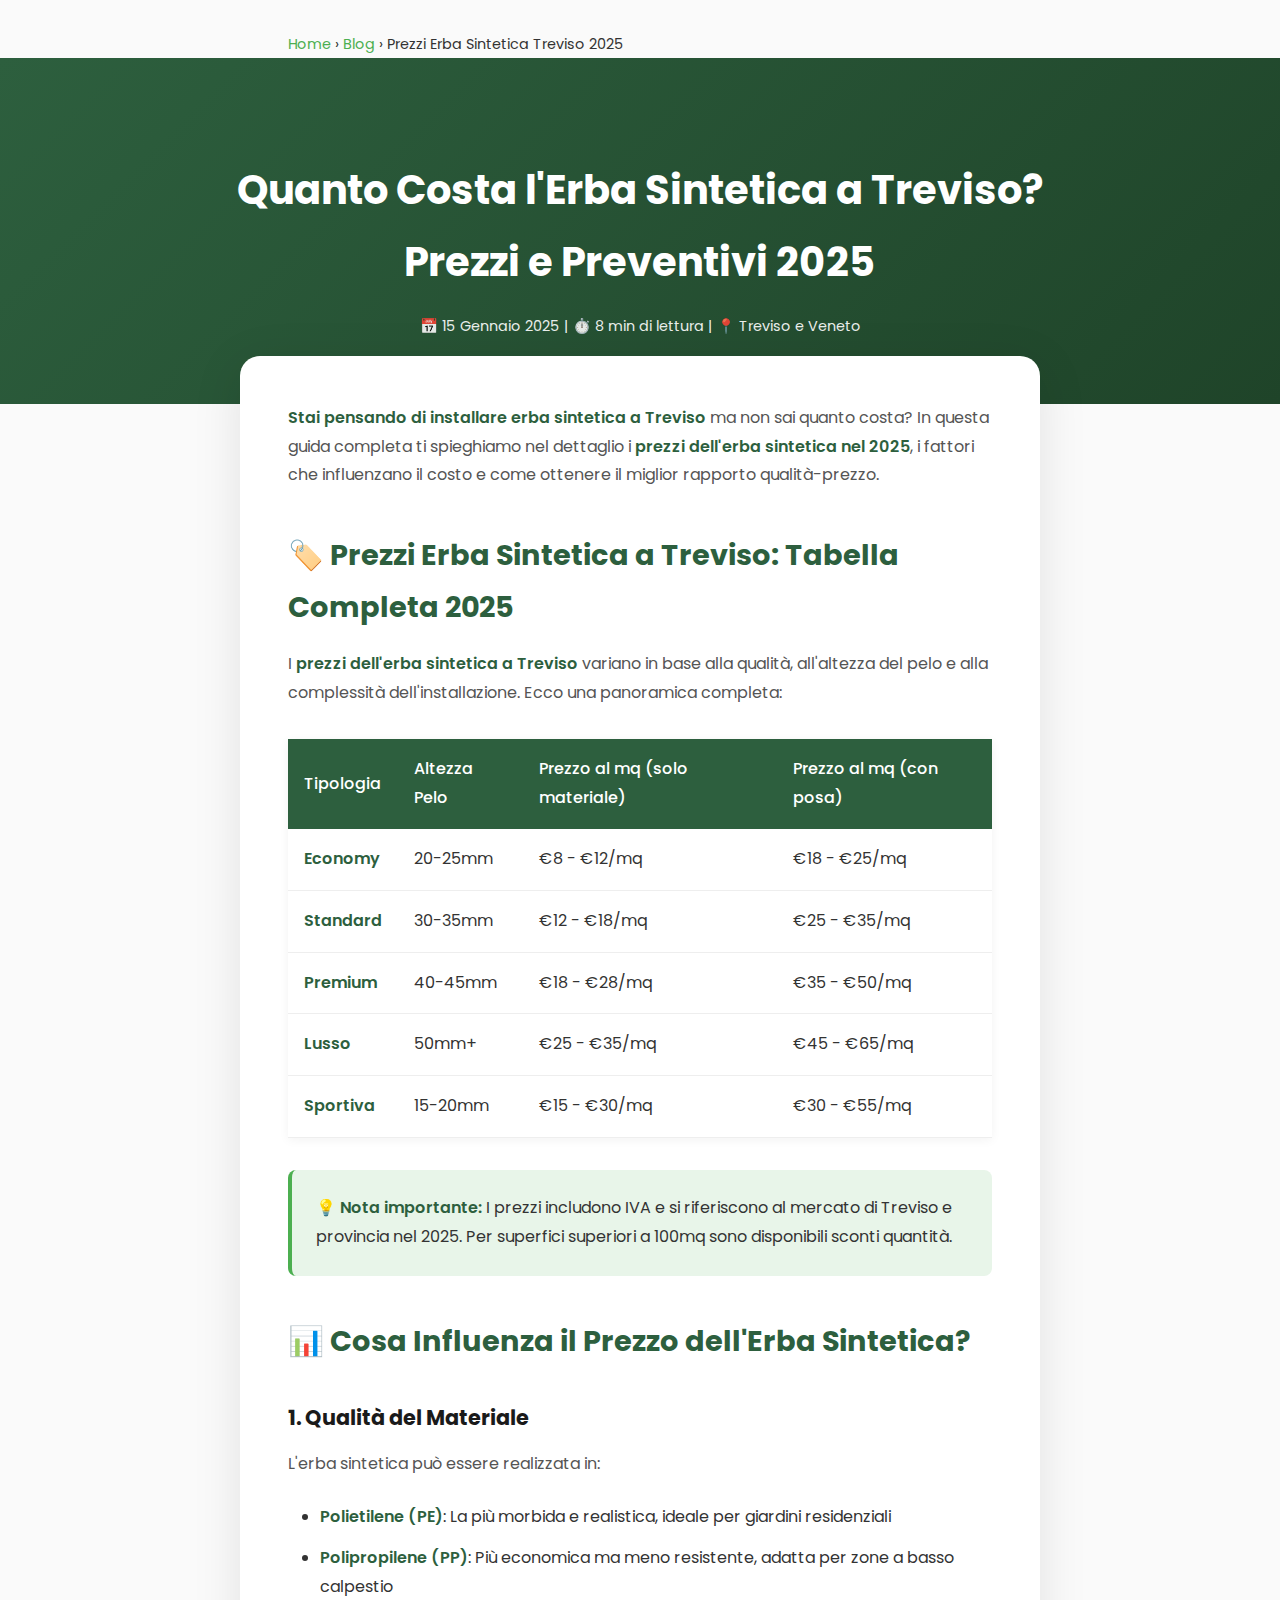
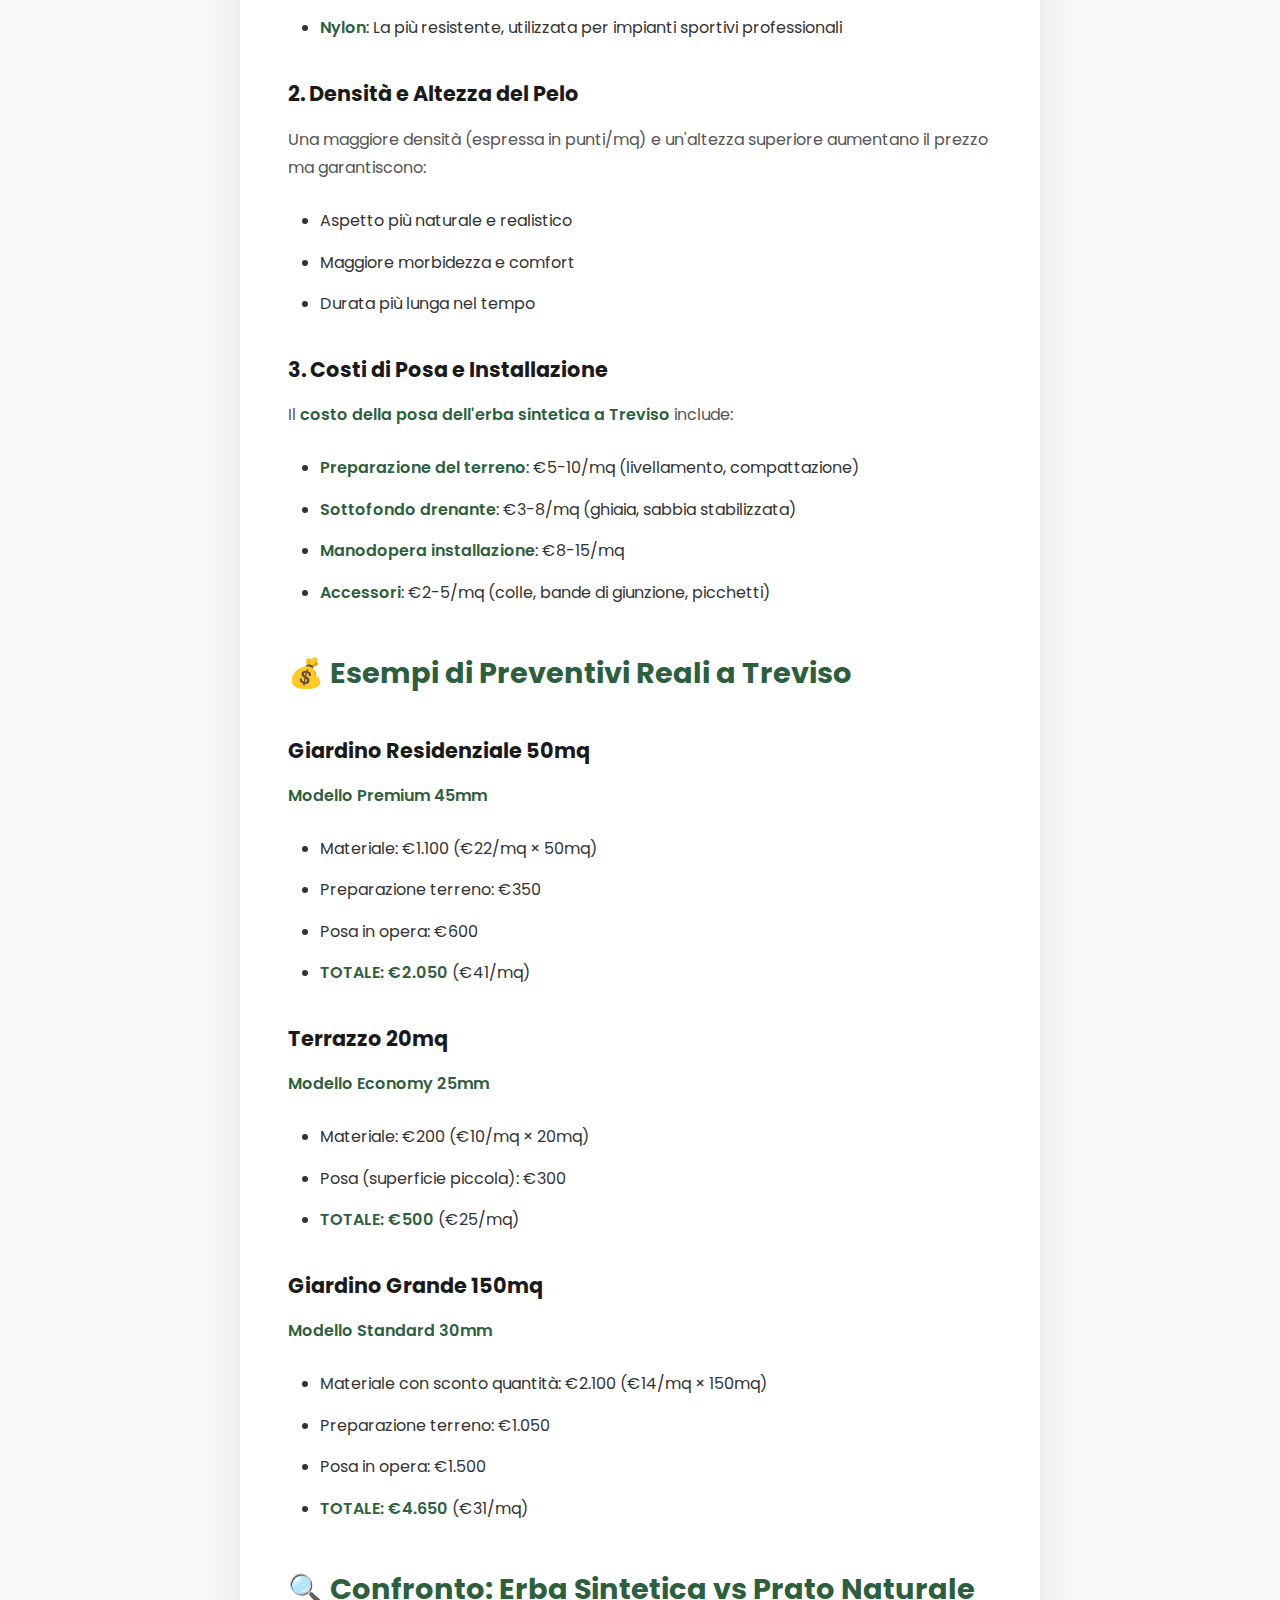
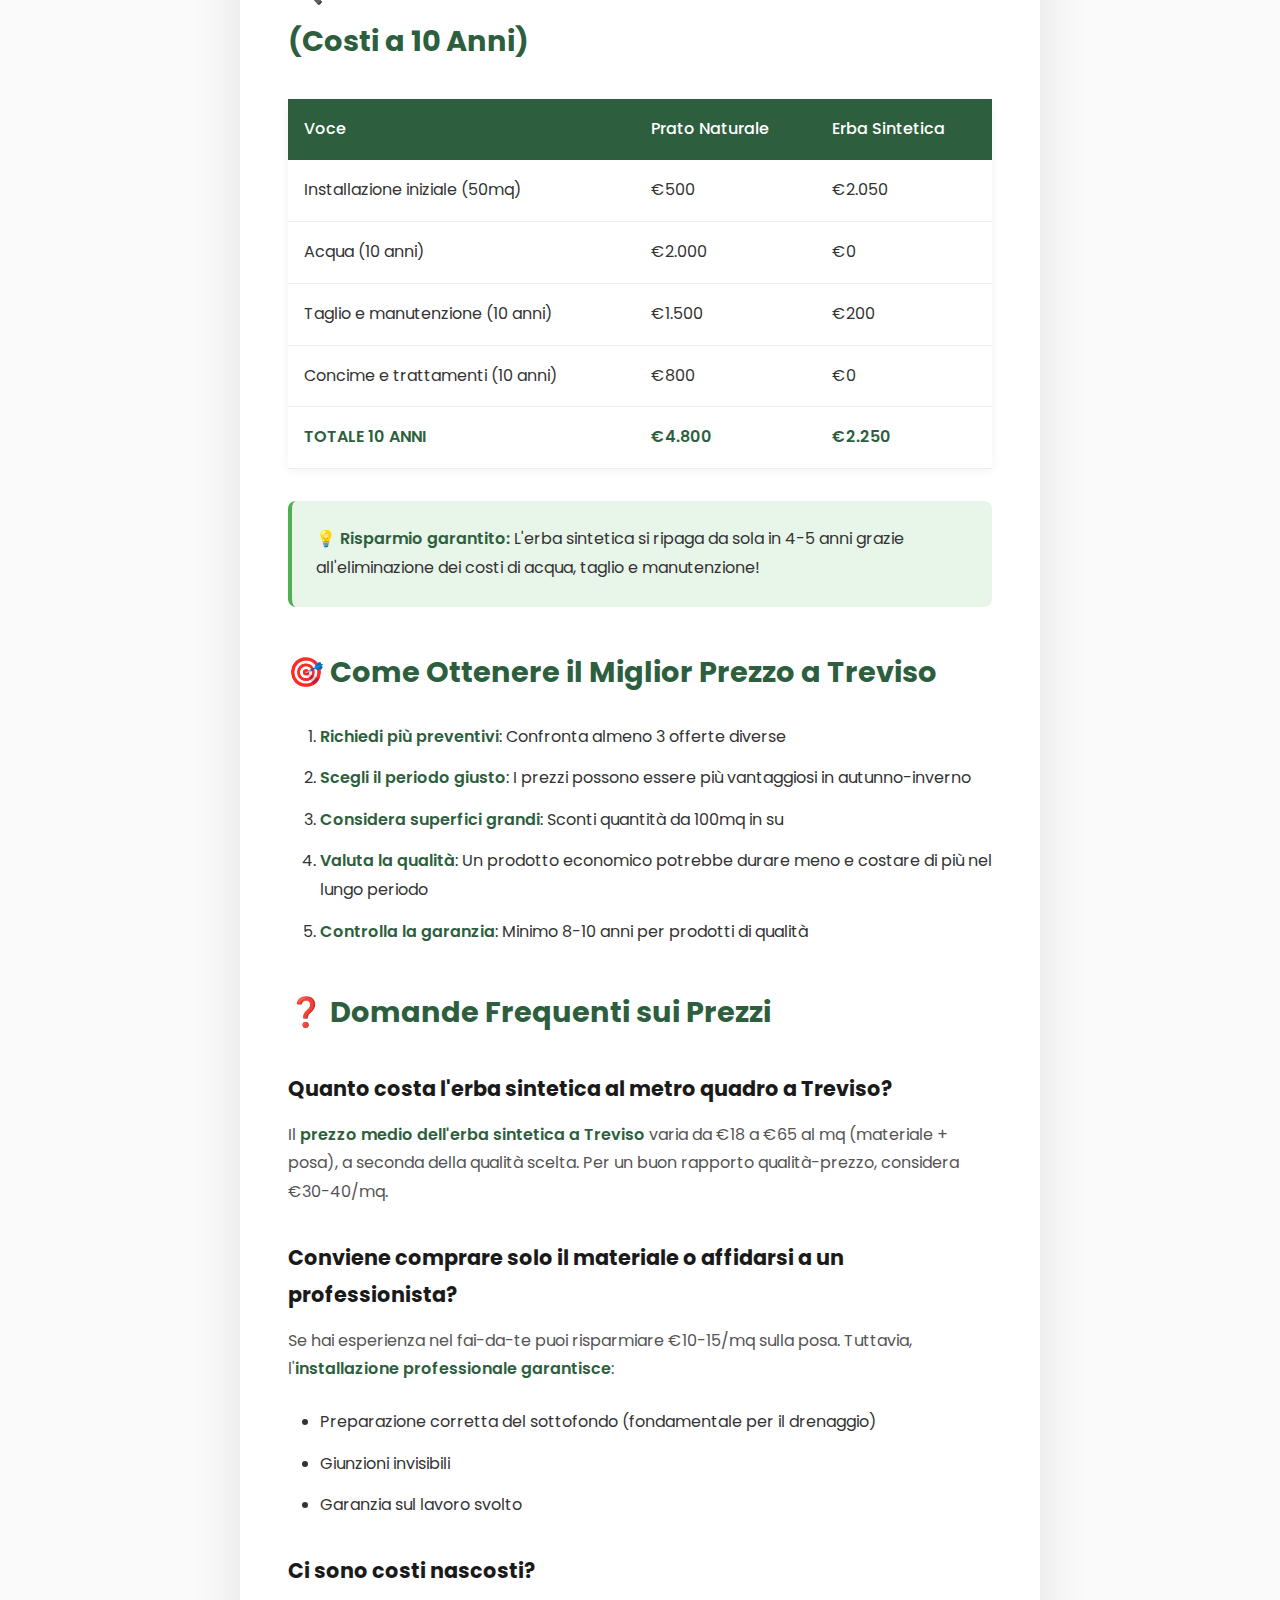
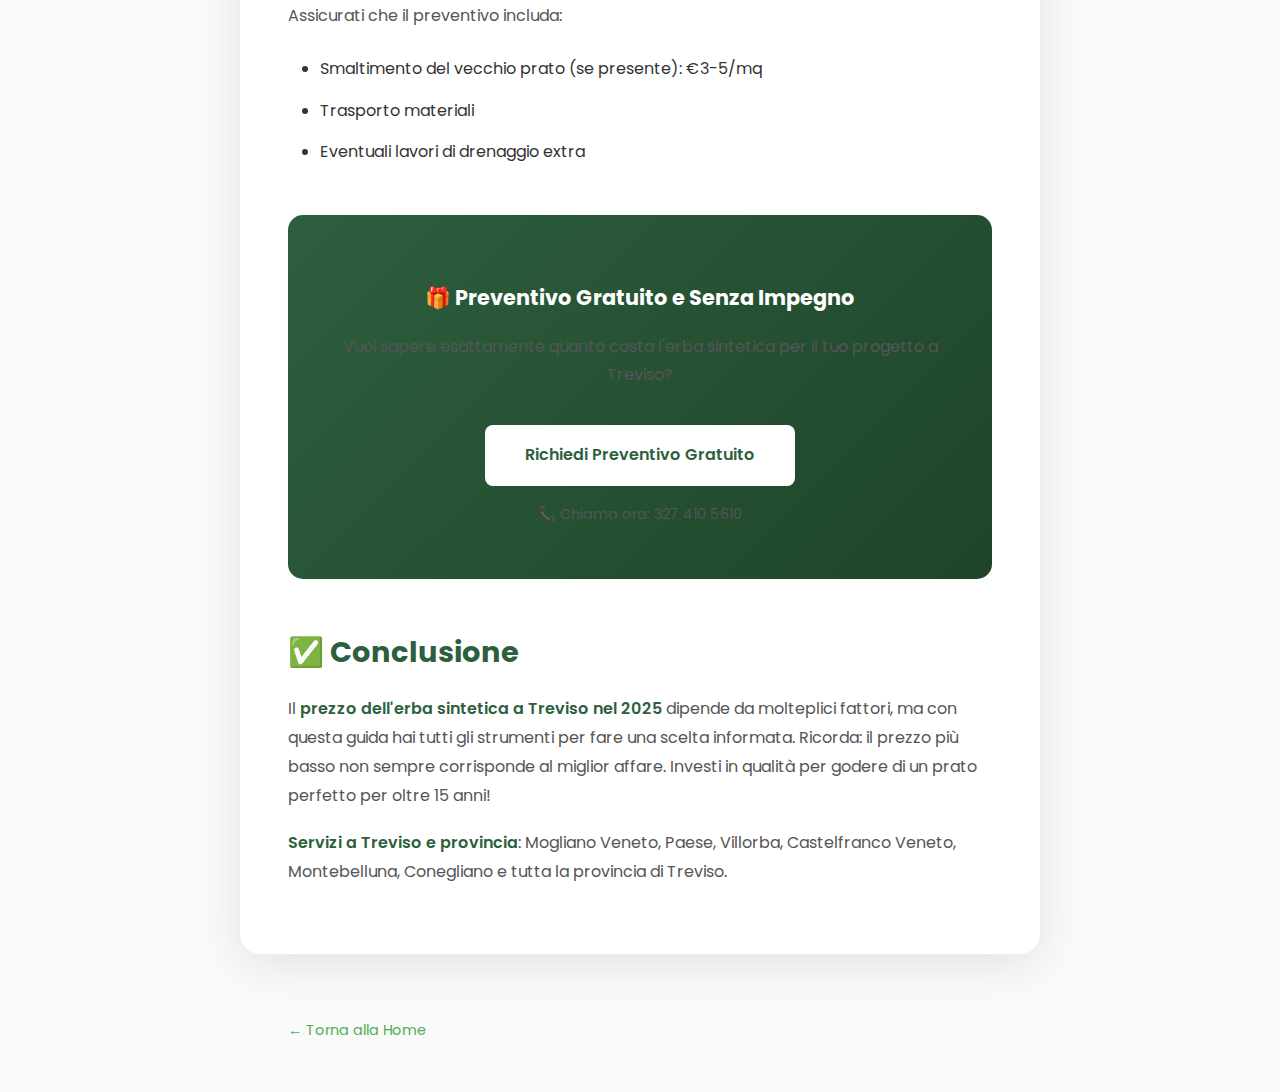
<file: blog/prezzi-erba-sintetica-treviso-2025.html>
<!DOCTYPE html>
<html lang="it">
<head>
    <meta charset="UTF-8">
    <meta name="viewport" content="width=device-width, initial-scale=1.0">
    
    <!-- Meta Tags SEO -->
    <title>Quanto Costa l'Erba Sintetica a Treviso? Prezzi e Preventivi 2025</title>
    <meta name="description" content="Scopri i prezzi dell'erba sintetica a Treviso nel 2025. Guida completa ai costi di installazione, posa e materiali. Preventivo gratuito ☎️ 327 410 5610">
    <meta name="keywords" content="prezzi erba sintetica treviso, costo prato sintetico treviso, quanto costa erba sintetica, preventivo erba sintetica treviso, listino prezzi prato sintetico">
    <meta name="robots" content="index, follow">
    <link rel="canonical" href="https://erbasintetica.netlify.app/blog/prezzi-erba-sintetica-treviso-2025.html">
    
    <!-- Favicon -->
    <link rel="icon" type="image/svg+xml" href="../favicon.svg">
    
    <!-- Schema.org Article -->
    <script type="application/ld+json">
    {
      "@context": "https://schema.org",
      "@type": "BlogPosting",
      "headline": "Quanto Costa l'Erba Sintetica a Treviso? Prezzi e Preventivi 2025",
      "description": "Guida completa ai prezzi dell'erba sintetica a Treviso: costi materiali, posa, installazione e confronto qualità-prezzo",
      "image": "https://erbasintetica.netlify.app/images/hero/erba_sintetica_azienda1.webp",
      "author": {
        "@type": "Organization",
        "name": "Erba Sintetica Treviso"
      },
      "publisher": {
        "@type": "Organization",
        "name": "Erba Sintetica Treviso",
        "logo": {
          "@type": "ImageObject",
          "url": "https://erbasintetica.netlify.app/favicon.svg"
        }
      },
      "datePublished": "2025-01-15",
      "dateModified": "2025-01-15"
    }
    </script>
    
    <link href="https://fonts.googleapis.com/css2?family=Poppins:wght@300;400;500;600;700&display=swap" rel="stylesheet">
    <style>
        * {
            margin: 0;
            padding: 0;
            box-sizing: border-box;
        }

        body {
            font-family: 'Poppins', sans-serif;
            line-height: 1.8;
            color: #333;
            background: #fafafa;
        }

        .blog-header {
            background: linear-gradient(135deg, #2d5f3e 0%, #1f4429 100%);
            color: white;
            padding: 6rem 5% 4rem;
            text-align: center;
        }

        .blog-header h1 {
            font-size: 2.5rem;
            margin-bottom: 1rem;
            max-width: 900px;
            margin-left: auto;
            margin-right: auto;
        }

        .blog-meta {
            font-size: 0.9rem;
            opacity: 0.9;
            margin-top: 1rem;
        }

        .blog-content {
            max-width: 800px;
            margin: -3rem auto 4rem;
            background: white;
            padding: 3rem;
            border-radius: 20px;
            box-shadow: 0 10px 50px rgba(0,0,0,0.1);
        }

        .blog-content h2 {
            color: #2d5f3e;
            margin-top: 2.5rem;
            margin-bottom: 1rem;
            font-size: 1.8rem;
        }

        .blog-content h3 {
            color: #1a1a1a;
            margin-top: 2rem;
            margin-bottom: 0.8rem;
            font-size: 1.3rem;
        }

        .blog-content p {
            margin-bottom: 1.2rem;
            color: #555;
        }

        .blog-content strong {
            color: #2d5f3e;
            font-weight: 600;
        }

        .price-table {
            width: 100%;
            border-collapse: collapse;
            margin: 2rem 0;
            box-shadow: 0 2px 10px rgba(0,0,0,0.05);
        }

        .price-table th {
            background: #2d5f3e;
            color: white;
            padding: 1rem;
            text-align: left;
            font-weight: 500;
        }

        .price-table td {
            padding: 1rem;
            border-bottom: 1px solid #eee;
        }

        .price-table tr:hover {
            background: #f5f5f5;
        }

        .highlight-box {
            background: #e8f5e9;
            border-left: 4px solid #4CAF50;
            padding: 1.5rem;
            margin: 2rem 0;
            border-radius: 8px;
        }

        .cta-box {
            background: linear-gradient(135deg, #2d5f3e 0%, #1f4429 100%);
            color: white;
            padding: 2rem;
            border-radius: 15px;
            text-align: center;
            margin: 3rem 0;
        }

        .cta-box h3 {
            color: white;
            margin-bottom: 1rem;
        }

        .cta-button {
            display: inline-block;
            padding: 1rem 2.5rem;
            background: white;
            color: #2d5f3e;
            text-decoration: none;
            border-radius: 8px;
            font-weight: 600;
            margin-top: 1rem;
            transition: transform 0.3s;
        }

        .cta-button:hover {
            transform: translateY(-2px);
        }

        .breadcrumb {
            max-width: 800px;
            margin: 2rem auto 0;
            padding: 0 3rem;
            font-size: 0.9rem;
        }

        .breadcrumb a {
            color: #4CAF50;
            text-decoration: none;
        }

        ul, ol {
            margin: 1.5rem 0;
            padding-left: 2rem;
        }

        li {
            margin-bottom: 0.8rem;
        }

        @media (max-width: 768px) {
            .blog-header h1 {
                font-size: 1.8rem;
            }
            
            .blog-content {
                padding: 2rem 1.5rem;
                margin: -2rem 1rem 2rem;
            }

            .price-table {
                font-size: 0.9rem;
            }

            .price-table th, .price-table td {
                padding: 0.7rem;
            }
        }
    </style>
</head>
<body>
    <div class="breadcrumb">
        <a href="../index.html">Home</a> › <a href="../index.html#catalogo-prodotti">Blog</a> › Prezzi Erba Sintetica Treviso 2025
    </div>

    <header class="blog-header">
        <h1>Quanto Costa l'Erba Sintetica a Treviso? Prezzi e Preventivi 2025</h1>
        <div class="blog-meta">
            📅 15 Gennaio 2025 | ⏱️ 8 min di lettura | 📍 Treviso e Veneto
        </div>
    </header>

    <article class="blog-content">
        <p><strong>Stai pensando di installare erba sintetica a Treviso</strong> ma non sai quanto costa? In questa guida completa ti spieghiamo nel dettaglio i <strong>prezzi dell'erba sintetica nel 2025</strong>, i fattori che influenzano il costo e come ottenere il miglior rapporto qualità-prezzo.</p>

        <h2>🏷️ Prezzi Erba Sintetica a Treviso: Tabella Completa 2025</h2>

        <p>I <strong>prezzi dell'erba sintetica a Treviso</strong> variano in base alla qualità, all'altezza del pelo e alla complessità dell'installazione. Ecco una panoramica completa:</p>

        <table class="price-table">
            <thead>
                <tr>
                    <th>Tipologia</th>
                    <th>Altezza Pelo</th>
                    <th>Prezzo al mq (solo materiale)</th>
                    <th>Prezzo al mq (con posa)</th>
                </tr>
            </thead>
            <tbody>
                <tr>
                    <td><strong>Economy</strong></td>
                    <td>20-25mm</td>
                    <td>€8 - €12/mq</td>
                    <td>€18 - €25/mq</td>
                </tr>
                <tr>
                    <td><strong>Standard</strong></td>
                    <td>30-35mm</td>
                    <td>€12 - €18/mq</td>
                    <td>€25 - €35/mq</td>
                </tr>
                <tr>
                    <td><strong>Premium</strong></td>
                    <td>40-45mm</td>
                    <td>€18 - €28/mq</td>
                    <td>€35 - €50/mq</td>
                </tr>
                <tr>
                    <td><strong>Lusso</strong></td>
                    <td>50mm+</td>
                    <td>€25 - €35/mq</td>
                    <td>€45 - €65/mq</td>
                </tr>
                <tr>
                    <td><strong>Sportiva</strong></td>
                    <td>15-20mm</td>
                    <td>€15 - €30/mq</td>
                    <td>€30 - €55/mq</td>
                </tr>
            </tbody>
        </table>

        <div class="highlight-box">
            <strong>💡 Nota importante:</strong> I prezzi includono IVA e si riferiscono al mercato di Treviso e provincia nel 2025. Per superfici superiori a 100mq sono disponibili sconti quantità.
        </div>

        <h2>📊 Cosa Influenza il Prezzo dell'Erba Sintetica?</h2>

        <h3>1. Qualità del Materiale</h3>
        <p>L'erba sintetica può essere realizzata in:</p>
        <ul>
            <li><strong>Polietilene (PE)</strong>: La più morbida e realistica, ideale per giardini residenziali</li>
            <li><strong>Polipropilene (PP)</strong>: Più economica ma meno resistente, adatta per zone a basso calpestio</li>
            <li><strong>Nylon</strong>: La più resistente, utilizzata per impianti sportivi professionali</li>
        </ul>

        <h3>2. Densità e Altezza del Pelo</h3>
        <p>Una maggiore densità (espressa in punti/mq) e un'altezza superiore aumentano il prezzo ma garantiscono:</p>
        <ul>
            <li>Aspetto più naturale e realistico</li>
            <li>Maggiore morbidezza e comfort</li>
            <li>Durata più lunga nel tempo</li>
        </ul>

        <h3>3. Costi di Posa e Installazione</h3>
        <p>Il <strong>costo della posa dell'erba sintetica a Treviso</strong> include:</p>
        <ul>
            <li><strong>Preparazione del terreno</strong>: €5-10/mq (livellamento, compattazione)</li>
            <li><strong>Sottofondo drenante</strong>: €3-8/mq (ghiaia, sabbia stabilizzata)</li>
            <li><strong>Manodopera installazione</strong>: €8-15/mq</li>
            <li><strong>Accessori</strong>: €2-5/mq (colle, bande di giunzione, picchetti)</li>
        </ul>

        <h2>💰 Esempi di Preventivi Reali a Treviso</h2>

        <h3>Giardino Residenziale 50mq</h3>
        <p><strong>Modello Premium 45mm</strong></p>
        <ul>
            <li>Materiale: €1.100 (€22/mq × 50mq)</li>
            <li>Preparazione terreno: €350</li>
            <li>Posa in opera: €600</li>
            <li><strong>TOTALE: €2.050</strong> (€41/mq)</li>
        </ul>

        <h3>Terrazzo 20mq</h3>
        <p><strong>Modello Economy 25mm</strong></p>
        <ul>
            <li>Materiale: €200 (€10/mq × 20mq)</li>
            <li>Posa (superficie piccola): €300</li>
            <li><strong>TOTALE: €500</strong> (€25/mq)</li>
        </ul>

        <h3>Giardino Grande 150mq</h3>
        <p><strong>Modello Standard 30mm</strong></p>
        <ul>
            <li>Materiale con sconto quantità: €2.100 (€14/mq × 150mq)</li>
            <li>Preparazione terreno: €1.050</li>
            <li>Posa in opera: €1.500</li>
            <li><strong>TOTALE: €4.650</strong> (€31/mq)</li>
        </ul>

        <h2>🔍 Confronto: Erba Sintetica vs Prato Naturale (Costi a 10 Anni)</h2>

        <table class="price-table">
            <thead>
                <tr>
                    <th>Voce</th>
                    <th>Prato Naturale</th>
                    <th>Erba Sintetica</th>
                </tr>
            </thead>
            <tbody>
                <tr>
                    <td>Installazione iniziale (50mq)</td>
                    <td>€500</td>
                    <td>€2.050</td>
                </tr>
                <tr>
                    <td>Acqua (10 anni)</td>
                    <td>€2.000</td>
                    <td>€0</td>
                </tr>
                <tr>
                    <td>Taglio e manutenzione (10 anni)</td>
                    <td>€1.500</td>
                    <td>€200</td>
                </tr>
                <tr>
                    <td>Concime e trattamenti (10 anni)</td>
                    <td>€800</td>
                    <td>€0</td>
                </tr>
                <tr>
                    <td><strong>TOTALE 10 ANNI</strong></td>
                    <td><strong>€4.800</strong></td>
                    <td><strong>€2.250</strong></td>
                </tr>
            </tbody>
        </table>

        <div class="highlight-box">
            <strong>💡 Risparmio garantito:</strong> L'erba sintetica si ripaga da sola in 4-5 anni grazie all'eliminazione dei costi di acqua, taglio e manutenzione!
        </div>

        <h2>🎯 Come Ottenere il Miglior Prezzo a Treviso</h2>

        <ol>
            <li><strong>Richiedi più preventivi</strong>: Confronta almeno 3 offerte diverse</li>
            <li><strong>Scegli il periodo giusto</strong>: I prezzi possono essere più vantaggiosi in autunno-inverno</li>
            <li><strong>Considera superfici grandi</strong>: Sconti quantità da 100mq in su</li>
            <li><strong>Valuta la qualità</strong>: Un prodotto economico potrebbe durare meno e costare di più nel lungo periodo</li>
            <li><strong>Controlla la garanzia</strong>: Minimo 8-10 anni per prodotti di qualità</li>
        </ol>

        <h2>❓ Domande Frequenti sui Prezzi</h2>

        <h3>Quanto costa l'erba sintetica al metro quadro a Treviso?</h3>
        <p>Il <strong>prezzo medio dell'erba sintetica a Treviso</strong> varia da €18 a €65 al mq (materiale + posa), a seconda della qualità scelta. Per un buon rapporto qualità-prezzo, considera €30-40/mq.</p>

        <h3>Conviene comprare solo il materiale o affidarsi a un professionista?</h3>
        <p>Se hai esperienza nel fai-da-te puoi risparmiare €10-15/mq sulla posa. Tuttavia, l'<strong>installazione professionale garantisce</strong>:</p>
        <ul>
            <li>Preparazione corretta del sottofondo (fondamentale per il drenaggio)</li>
            <li>Giunzioni invisibili</li>
            <li>Garanzia sul lavoro svolto</li>
        </ul>

        <h3>Ci sono costi nascosti?</h3>
        <p>Assicurati che il preventivo includa:</p>
        <ul>
            <li>Smaltimento del vecchio prato (se presente): €3-5/mq</li>
            <li>Trasporto materiali</li>
            <li>Eventuali lavori di drenaggio extra</li>
        </ul>

        <div class="cta-box">
            <h3>🎁 Preventivo Gratuito e Senza Impegno</h3>
            <p>Vuoi sapere esattamente quanto costa l'erba sintetica per il tuo progetto a Treviso?</p>
            <a href="../index.html#contatti" class="cta-button">Richiedi Preventivo Gratuito</a>
            <p style="margin-top: 1rem; font-size: 0.9rem;">📞 Chiama ora: 327 410 5610</p>
        </div>

        <h2>✅ Conclusione</h2>

        <p>Il <strong>prezzo dell'erba sintetica a Treviso nel 2025</strong> dipende da molteplici fattori, ma con questa guida hai tutti gli strumenti per fare una scelta informata. Ricorda: il prezzo più basso non sempre corrisponde al miglior affare. Investi in qualità per godere di un prato perfetto per oltre 15 anni!</p>

        <p><strong>Servizi a Treviso e provincia</strong>: Mogliano Veneto, Paese, Villorba, Castelfranco Veneto, Montebelluna, Conegliano e tutta la provincia di Treviso.</p>

    </article>

    <div class="breadcrumb" style="margin-bottom: 3rem;">
        <a href="../index.html">← Torna alla Home</a>
    </div>
</body>
</html>
</file>
<file: style/style.css>
@import url('https://fonts.googleapis.com/css2?family=Lato:wght@400;700&family=Open+Sans:wght@400;600&family=Roboto:wght@400;700&display=swap');

/* Reset and Base Styles */
* {
    margin: 0;
    padding: 0;
    box-sizing: border-box;
}

body {
    font-family: 'Open Sans', sans-serif;
    line-height: 1.6;
    color: #333;
    background-color: #f9f9f9;
}

html {
    scroll-behavior: smooth;
}

.container {
    max-width: 1100px;
    margin: auto;
    padding: 0 20px;
}

h1, h2, h3, h4, h5, h6 {
    font-family: 'Roboto', sans-serif;
    font-weight: 700;
    margin-bottom: 20px;
    color: #2c5e3f;
}

h1 {
    font-size: 3rem;
}

h2 {
    font-size: 2.5rem;
    text-align: center;
    padding-bottom: 20px;
}

p {
    margin-bottom: 1rem;
}

/* Ottimizzazione Immagini */
img {
    max-width: 100%;
    height: auto;
    display: block;
    image-rendering: -webkit-optimize-contrast;
    image-rendering: crisp-edges;
}

/* Lazy loading placeholder */
img[loading="lazy"] {
    background: linear-gradient(90deg, #f0f0f0 25%, #e0e0e0 50%, #f0f0f0 75%);
    background-size: 200% 100%;
    animation: loading 1.5s ease-in-out infinite;
}

@keyframes loading {
    0% { background-position: 200% 0; }
    100% { background-position: -200% 0; }
}

/* Header and Navigation */
header {
    background: #fff;
    box-shadow: 0 2px 5px rgba(0,0,0,0.1);
    position: fixed;
    width: 100%;
    top: 0;
    z-index: 1000;
}

nav {
    display: flex;
    justify-content: space-between;
    align-items: center;
    padding: 1rem 0;
    max-width: 1200px;
    margin: auto;
    padding: 1rem 2rem;
}

.logo a {
    font-family: 'Lato', sans-serif;
    color: #2c5e3f;
    font-size: 1.5rem;
    font-weight: bold;
    text-decoration: none;
}

.nav-links {
    display: flex;
    list-style: none;
}

.nav-links li {
    padding: 0 1rem;
}

.nav-links a {
    text-decoration: none;
    color: #333;
    font-weight: 500;
    transition: color 0.3s ease;
}

.nav-links a:hover {
    color: #4caf50;
}

.burger {
    display: none;
    cursor: pointer;
}

.burger div {
    width: 25px;
    height: 3px;
    background-color: #333;
    margin: 5px;
    transition: all 0.3s ease;
}

/* Hero Section */
#hero {
    height: 100vh;
    display: flex;
    justify-content: center;
    align-items: center;
    text-align: center;
    color: #fff;
    padding: 0 20px;
    position: relative;
    overflow: hidden;
}

.hero-carousel img {
    position: absolute;
    top: 0;
    left: 0;
    width: 100%;
    height: 100%;
    object-fit: cover;
    opacity: 0;
    animation: fade 12s infinite;
}

.hero-carousel img:nth-child(1) {
    animation-delay: 0s;
}

.hero-carousel img:nth-child(2) {
    animation-delay: 4s;
}

.hero-carousel img:nth-child(3) {
    animation-delay: 8s;
}

@keyframes fade {
    0% { opacity: 0; }
    10% { opacity: 1; }
    33% { opacity: 1; }
    43% { opacity: 0; }
    100% { opacity: 0; }
}

.hero-content {
    position: relative;
    z-index: 1;
    background-color: rgba(0, 0, 0, 0.5);
    padding: 2rem;
    border-radius: 10px;
}

.hero-content h1 {
    font-size: 3.5rem;
    margin-bottom: 1rem;
    color: #fff;
}

.hero-content p {
    font-size: 1.2rem;
    margin-bottom: 2rem;
}

.cta-button {
    background: #4caf50;
    color: #fff;
    padding: 15px 30px;
    text-decoration: none;
    border-radius: 5px;
    font-weight: bold;
    transition: background 0.3s ease;
}

.cta-button:hover {
    background: #45a049;
}

/* Sections */
section {
    padding: 80px 0;
}

#chi-siamo {
    background: #fff;
}

/* Catalogo Prodotti Section */
#catalogo-prodotti {
    background: linear-gradient(135deg, #e8f5e9 0%, #f1f8f4 100%);
}

.section-subtitle {
    text-align: center;
    font-size: 1.1rem;
    color: #666;
    max-width: 800px;
    margin: 0 auto 50px;
}

.catalogo-grid {
    display: grid;
    grid-template-columns: repeat(auto-fit, minmax(320px, 1fr));
    gap: 30px;
    margin-bottom: 50px;
}

.catalogo-card {
    background: #fff;
    border-radius: 15px;
    overflow: hidden;
    box-shadow: 0 5px 20px rgba(0,0,0,0.08);
    transition: all 0.3s ease;
    display: flex;
    flex-direction: column;
}

.catalogo-card:hover {
    transform: translateY(-8px);
    box-shadow: 0 10px 30px rgba(76, 175, 80, 0.2);
}

.catalogo-image {
    position: relative;
    height: 220px;
    overflow: hidden;
}

.catalogo-image img {
    width: 100%;
    height: 100%;
    object-fit: cover;
    transition: transform 0.5s ease;
}

.catalogo-card:hover .catalogo-image img {
    transform: scale(1.1);
}

.catalogo-badge {
    position: absolute;
    top: 15px;
    right: 15px;
    background: linear-gradient(135deg, #4caf50, #45a049);
    color: #fff;
    padding: 8px 16px;
    border-radius: 20px;
    font-size: 0.85rem;
    font-weight: 700;
    text-transform: uppercase;
    letter-spacing: 0.5px;
    box-shadow: 0 3px 10px rgba(76, 175, 80, 0.3);
}

.catalogo-badge.luxury {
    background: linear-gradient(135deg, #ffd700, #ffed4e);
    color: #333;
}

.catalogo-badge.economy {
    background: linear-gradient(135deg, #2196f3, #21cbf3);
}

.catalogo-badge.standard {
    background: linear-gradient(135deg, #ff9800, #ffb74d);
}

.catalogo-badge.sport {
    background: linear-gradient(135deg, #e91e63, #f06292);
}

.catalogo-badge.professional {
    background: linear-gradient(135deg, #9c27b0, #ba68c8);
}

.catalogo-content {
    padding: 25px;
    flex-grow: 1;
    display: flex;
    flex-direction: column;
}

.catalogo-content h3 {
    font-size: 1.5rem;
    color: #2c5e3f;
    margin-bottom: 12px;
    font-weight: 700;
}

.catalogo-description {
    font-size: 0.95rem;
    color: #666;
    margin-bottom: 20px;
    line-height: 1.6;
}

.catalogo-specs {
    background: #f8f8f8;
    border-radius: 10px;
    padding: 15px;
    margin-bottom: 15px;
}

.spec-item {
    display: flex;
    align-items: center;
    gap: 12px;
    margin-bottom: 10px;
    font-size: 0.9rem;
}

.spec-item:last-child {
    margin-bottom: 0;
}

.spec-item i {
    color: #4caf50;
    font-size: 1.1rem;
    width: 20px;
    text-align: center;
}

.spec-item span {
    color: #555;
}

.spec-item strong {
    color: #333;
}

.catalogo-applications {
    background: linear-gradient(135deg, #e8f5e9, #f1f8f4);
    border-left: 4px solid #4caf50;
    padding: 12px 15px;
    border-radius: 5px;
    font-size: 0.9rem;
    color: #555;
    margin-top: auto;
}

.catalogo-applications strong {
    color: #2c5e3f;
}

.catalogo-cta {
    text-align: center;
    background: #fff;
    padding: 30px;
    border-radius: 15px;
    box-shadow: 0 5px 20px rgba(0,0,0,0.08);
}

.catalogo-cta p {
    font-size: 1.2rem;
    color: #555;
    margin-bottom: 20px;
}

/* ===== CAROUSEL PRODOTTI E REALIZZAZIONI ===== */
#prodotti-realizzazioni {
    background: linear-gradient(135deg, #f8f9fa 0%, #e9ecef 100%);
    overflow: hidden;
}

.carousel-container {
    position: relative;
    max-width: 1200px;
    margin: 0 auto;
}

.carousel-track-container {
    overflow: hidden;
    border-radius: 15px;
    background: #fff;
    box-shadow: 0 10px 40px rgba(0, 0, 0, 0.1);
}

.carousel-track {
    display: flex;
    transition: transform 0.5s ease-in-out;
}

.carousel-slide {
    min-width: 100%;
    display: none;
}

.carousel-slide.active {
    display: block;
}

.carousel-content {
    display: flex;
    flex-direction: row;
    align-items: center;
    gap: 40px;
    padding: 40px;
}

.carousel-image {
    flex: 1;
    min-width: 50%;
}

.carousel-image img {
    width: 100%;
    height: 400px;
    object-fit: cover;
    border-radius: 10px;
    box-shadow: 0 5px 20px rgba(0, 0, 0, 0.15);
}

.carousel-text {
    flex: 1;
    padding: 20px;
}

.carousel-text h3 {
    font-size: 2rem;
    color: #2c5e3f;
    margin-bottom: 20px;
    font-weight: 700;
}

.carousel-text p {
    font-size: 1.1rem;
    color: #555;
    line-height: 1.8;
    margin-bottom: 25px;
}

.carousel-features {
    display: flex;
    flex-direction: column;
    gap: 12px;
}

.carousel-features span {
    display: flex;
    align-items: center;
    gap: 10px;
    font-size: 1rem;
    color: #333;
}

.carousel-features i {
    color: #4caf50;
    font-size: 1.2rem;
}

/* Carousel Navigation Buttons */
.carousel-btn {
    position: absolute;
    top: 50%;
    transform: translateY(-50%);
    background: rgba(255, 255, 255, 0.9);
    border: none;
    width: 50px;
    height: 50px;
    border-radius: 50%;
    cursor: pointer;
    z-index: 10;
    box-shadow: 0 4px 15px rgba(0, 0, 0, 0.2);
    transition: all 0.3s ease;
    display: flex;
    align-items: center;
    justify-content: center;
}

.carousel-btn:hover {
    background: #4caf50;
    color: #fff;
    transform: translateY(-50%) scale(1.1);
}

.carousel-btn-prev {
    left: 20px;
}

.carousel-btn-next {
    right: 20px;
}

.carousel-btn i {
    font-size: 1.2rem;
    color: #333;
}

.carousel-btn:hover i {
    color: #fff;
}

/* Carousel Indicators */
.carousel-indicators {
    display: flex;
    justify-content: center;
    gap: 10px;
    margin-top: 30px;
}

.indicator {
    width: 12px;
    height: 12px;
    border-radius: 50%;
    background: #ccc;
    border: none;
    cursor: pointer;
    transition: all 0.3s ease;
    padding: 0;
}

.indicator:hover {
    background: #999;
    transform: scale(1.2);
}

.indicator.active {
    background: #4caf50;
    width: 30px;
    border-radius: 6px;
}

/* Prodotti Section */
.product-grid {
    display: grid;
    grid-template-columns: repeat(auto-fit, minmax(300px, 1fr));
    gap: 30px;
    text-align: center;
}

.product-card {
    background: #fff;
    border-radius: 10px;
    box-shadow: 0 4px 8px rgba(0,0,0,0.1);
    overflow: hidden;
    transition: transform 0.3s ease;
}

.product-card:hover {
    transform: translateY(-10px);
}

.product-card img {
    width: 100%;
    height: 200px;
    object-fit: cover;
}

.product-card h3 {
    font-size: 1.5rem;
    margin: 15px 0;
    color: #2c5e3f;
}

.product-card p {
    padding: 0 15px 20px;
}

/* Servizi Section */
#servizi {
    background: #e8f5e9;
}

#servizi ul {
    list-style: none;
    max-width: 800px;
    margin: 0 auto;
}

#servizi li {
    font-size: 1.1rem;
    margin-bottom: 15px;
   
}

#servizi .fa-check {
    color: #4caf50;
    margin-top: 5px; /* Adjust to vertically align with the text */
}

/* Vantaggi Section */
.vantaggi-grid {
    display: grid;
    grid-template-columns: repeat(auto-fit, minmax(250px, 1fr));
    gap: 20px;
    text-align: center;
}

.vantaggio {
    padding: 20px;
}

.vantaggio i {
    font-size: 3rem;
    color: #4caf50;
    margin-bottom: 15px;
}

.vantaggio h3 {
    font-size: 1.5rem;
    margin-bottom: 10px;
    color: #2c5e3f;
}

/* Gallery Section */
#gallery {
    background: #fff;
}

.gallery-grid {
    display: grid;
    grid-template-columns: repeat(auto-fit, minmax(250px, 1fr));
    gap: 10px;
}

.gallery-grid img {
    width: 100%;
    height: 200px;
    object-fit: cover;
    border-radius: 5px;
    cursor: pointer;
    transition: transform 0.3s ease, box-shadow 0.3s ease;
}

.gallery-grid img:hover {
    transform: scale(1.05);
    box-shadow: 0 8px 15px rgba(0,0,0,0.2);
}

/* Contatti Section */
#contatti {
    background: #f4f4f4;
}

.contatti-wrapper {
    display: flex;
    flex-wrap: wrap;
    gap: 40px;
}

.contatti-form, .contatti-info {
    flex: 1;
    min-width: 300px;
}

.contatti-form form {
    display: flex;
    flex-direction: column;
}

.contatti-form input, .contatti-form textarea {
    width: 100%;
    padding: 15px;
    margin-bottom: 15px;
    border: 1px solid #ccc;
    border-radius: 5px;
    font-size: 1rem;
    font-family: 'Open Sans', sans-serif;
}

.contatti-form input[type="tel"] {
    background: #f9f9f9;
}

.contatti-form textarea {
    height: 150px;
    resize: vertical;
}

.contatti-info h3 {
    font-size: 1.5rem;
    color: #2c5e3f;
    margin-bottom: 20px;
}

.contatti-info p {
    font-size: 1.1rem;
    margin-bottom: 15px;
    display: flex;
    align-items: center;
}

.contatti-info i {
    color: #4caf50;
    margin-right: 15px;
}

.contatti-info a {
    color: #333;
    text-decoration: none;
}

.contatti-info a:hover {
    color: #4caf50;
}

/* Footer */
footer {
    background: #333;
    color: #fff;
    text-align: center;
    padding: 20px 0;
}

/* ===== ANIMAZIONI SCROLL REVEAL ===== */
.fade-in {
    opacity: 0;
    transform: translateY(30px);
    transition: opacity 0.6s ease, transform 0.6s ease;
}

.fade-in-visible {
    opacity: 1;
    transform: translateY(0);
}

/* ===== LIGHTBOX GALLERY ===== */
.lightbox {
    position: fixed;
    top: 0;
    left: 0;
    width: 100%;
    height: 100%;
    background: rgba(0, 0, 0, 0.95);
    z-index: 10000;
    display: flex;
    justify-content: center;
    align-items: center;
    animation: fadeIn 0.3s ease;
}

@keyframes fadeIn {
    from {
        opacity: 0;
    }
    to {
        opacity: 1;
    }
}

.lightbox-content {
    position: relative;
    max-width: 90%;
    max-height: 90%;
    animation: zoomIn 0.3s ease;
}

@keyframes zoomIn {
    from {
        transform: scale(0.8);
    }
    to {
        transform: scale(1);
    }
}

.lightbox-content img {
    max-width: 100%;
    max-height: 80vh;
    border-radius: 10px;
    box-shadow: 0 10px 40px rgba(0, 0, 0, 0.5);
}

.lightbox-close {
    position: absolute;
    top: -40px;
    right: 0;
    font-size: 40px;
    color: #fff;
    cursor: pointer;
    transition: transform 0.3s ease;
}

.lightbox-close:hover {
    transform: scale(1.2);
}

.lightbox-caption {
    text-align: center;
    color: #fff;
    margin-top: 15px;
    font-size: 1.1rem;
}

/* ===== BACK TO TOP BUTTON ===== */
.back-to-top {
    position: fixed;
    bottom: 30px;
    right: 30px;
    width: 50px;
    height: 50px;
    background: linear-gradient(135deg, #4caf50, #45a049);
    color: #fff;
    border: none;
    border-radius: 50%;
    font-size: 1.2rem;
    cursor: pointer;
    opacity: 0;
    visibility: hidden;
    transform: translateY(20px);
    transition: all 0.3s ease;
    box-shadow: 0 4px 15px rgba(76, 175, 80, 0.4);
    z-index: 999;
}

.back-to-top.show {
    opacity: 1;
    visibility: visible;
    transform: translateY(0);
}

.back-to-top:hover {
    background: linear-gradient(135deg, #45a049, #388e3c);
    transform: translateY(-5px);
    box-shadow: 0 6px 20px rgba(76, 175, 80, 0.6);
}

.back-to-top:active {
    transform: translateY(-2px);
}

/* ===== NOTIFICATIONS ===== */
.notification {
    position: fixed;
    top: 100px;
    right: 30px;
    padding: 15px 25px;
    border-radius: 8px;
    color: #fff;
    font-weight: 600;
    box-shadow: 0 4px 15px rgba(0, 0, 0, 0.2);
    z-index: 10001;
    opacity: 0;
    transform: translateX(400px);
    transition: all 0.3s ease;
}

.notification-show {
    opacity: 1;
    transform: translateX(0);
}

.notification-success {
    background: linear-gradient(135deg, #4caf50, #45a049);
}

.notification-error {
    background: linear-gradient(135deg, #f44336, #e53935);
}

/* ===== MIGLIORAMENTI FORM ===== */
.contatti-form input:focus,
.contatti-form textarea:focus {
    outline: none;
    border-color: #4caf50;
    box-shadow: 0 0 0 3px rgba(76, 175, 80, 0.1);
}

.contatti-form button[type="submit"] {
    transition: all 0.3s ease;
}

.contatti-form button[type="submit"]:hover {
    transform: translateY(-2px);
    box-shadow: 0 5px 15px rgba(76, 175, 80, 0.3);
}

.contatti-form button[type="submit"]:active {
    transform: translateY(0);
}

/* ===== MIGLIORIE HERO SECTION ===== */
.hero-content {
    position: relative;
    z-index: 1;
    background-color: rgba(0, 0, 0, 0.6);
    padding: 2rem;
    border-radius: 15px;
    backdrop-filter: blur(10px);
    animation: heroFadeIn 1s ease;
}

@keyframes heroFadeIn {
    from {
        opacity: 0;
        transform: translateY(30px);
    }
    to {
        opacity: 1;
        transform: translateY(0);
    }
}

/* ===== LOADING STATES ===== */
.loading {
    position: relative;
    pointer-events: none;
    opacity: 0.6;
}

.loading::after {
    content: '';
    position: absolute;
    top: 50%;
    left: 50%;
    width: 20px;
    height: 20px;
    margin: -10px 0 0 -10px;
    border: 2px solid #fff;
    border-top-color: transparent;
    border-radius: 50%;
    animation: spin 0.6s linear infinite;
}

@keyframes spin {
    to {
        transform: rotate(360deg);
    }
}

/* ===== PULSE ANIMATION PER CTA ===== */
@keyframes pulse {
    0%, 100% {
        box-shadow: 0 0 0 0 rgba(76, 175, 80, 0.7);
    }
    50% {
        box-shadow: 0 0 0 15px rgba(76, 175, 80, 0);
    }
}

.cta-button {
    position: relative;
    animation: pulse 2s infinite;
}

/* ===== MIGLIORAMENTI CARDS ===== */
.product-card,
.catalogo-card {
    cursor: pointer;
    position: relative;
    overflow: hidden;
}

.product-card::before,
.catalogo-card::before {
    content: '';
    position: absolute;
    top: 0;
    left: -100%;
    width: 100%;
    height: 100%;
    background: linear-gradient(90deg, transparent, rgba(255, 255, 255, 0.2), transparent);
    transition: left 0.5s ease;
}

.product-card:hover::before,
.catalogo-card:hover::before {
    left: 100%;
}

/* Responsive Design */
@media (max-width: 768px) {
    nav {
        padding: 1rem;
    }

    h1 {
        font-size: 2.2rem;
    }

    h2 {
        font-size: 2rem;
    }

    .hero-content h1 {
        font-size: 2.5rem;
    }

    .hero-content p {
        font-size: 1rem;
    }

    .cta-button {
        padding: 12px 24px;
        font-size: 0.9rem;
    }

    .nav-links {
        position: absolute;
        right: 0;
        height: 92vh;
        top: 8vh;
        background: #fff;
        display: flex;
        flex-direction: column;
        align-items: center;
        width: 70%;
        transform: translateX(100%);
        transition: transform 0.5s ease-in;
        padding-top: 2rem;
    }

    .nav-links li {
        opacity: 0;
        padding: 1rem 0;
    }

    .nav-links a {
        font-size: 1.2rem;
    }

    .burger {
        display: block;
    }

    .nav-active {
        transform: translateX(0%);
    }

    @keyframes navLinkFade {
        from {
            opacity: 0;
            transform: translateX(50px);
        }
        to {
            opacity: 1;
            transform: translateX(0px);
        }
    }

    .toggle .line1 {
        transform: rotate(-45deg) translate(-5px, 6px);
    }
    .toggle .line2 {
        opacity: 0;
    }
    .toggle .line3 {
        transform: rotate(45deg) translate(-5px, -6px);
    }

    /* Catalogo Responsive */
    .catalogo-grid {
        grid-template-columns: 1fr;
        gap: 20px;
    }

    .catalogo-card {
        margin: 0 10px;
    }

    .section-subtitle {
        font-size: 1rem;
        padding: 0 10px;
    }

    .catalogo-cta {
        padding: 20px 15px;
    }

    .catalogo-cta p {
        font-size: 1rem;
    }

    /* Notification mobile */
    .notification {
        right: 10px;
        left: 10px;
        top: 80px;
    }

    /* Back to top mobile */
    .back-to-top {
        bottom: 20px;
        right: 20px;
        width: 45px;
        height: 45px;
        font-size: 1rem;
    }

    /* Lightbox mobile */
    .lightbox-close {
        top: -30px;
        font-size: 30px;
    }

    /* Gallery grid mobile */
    .gallery-grid {
        grid-template-columns: 1fr;
        gap: 15px;
    }

    /* Vantaggi grid mobile */
    .vantaggi-grid {
        grid-template-columns: 1fr;
    }

    /* Prodotti grid mobile */
    .product-grid {
        grid-template-columns: 1fr;
        gap: 20px;
    }

    /* Carousel responsive */
    .carousel-content {
        flex-direction: column;
        padding: 20px;
        gap: 20px;
    }

    .carousel-image {
        min-width: 100%;
    }

    .carousel-image img {
        height: 250px;
    }

    .carousel-text {
        padding: 10px;
    }

    .carousel-text h3 {
        font-size: 1.5rem;
    }

    .carousel-text p {
        font-size: 1rem;
    }

    .carousel-btn {
        width: 40px;
        height: 40px;
    }

    .carousel-btn-prev {
        left: 10px;
    }

    .carousel-btn-next {
        right: 10px;
    }

    .carousel-btn i {
        font-size: 1rem;
    }
}
</file>
